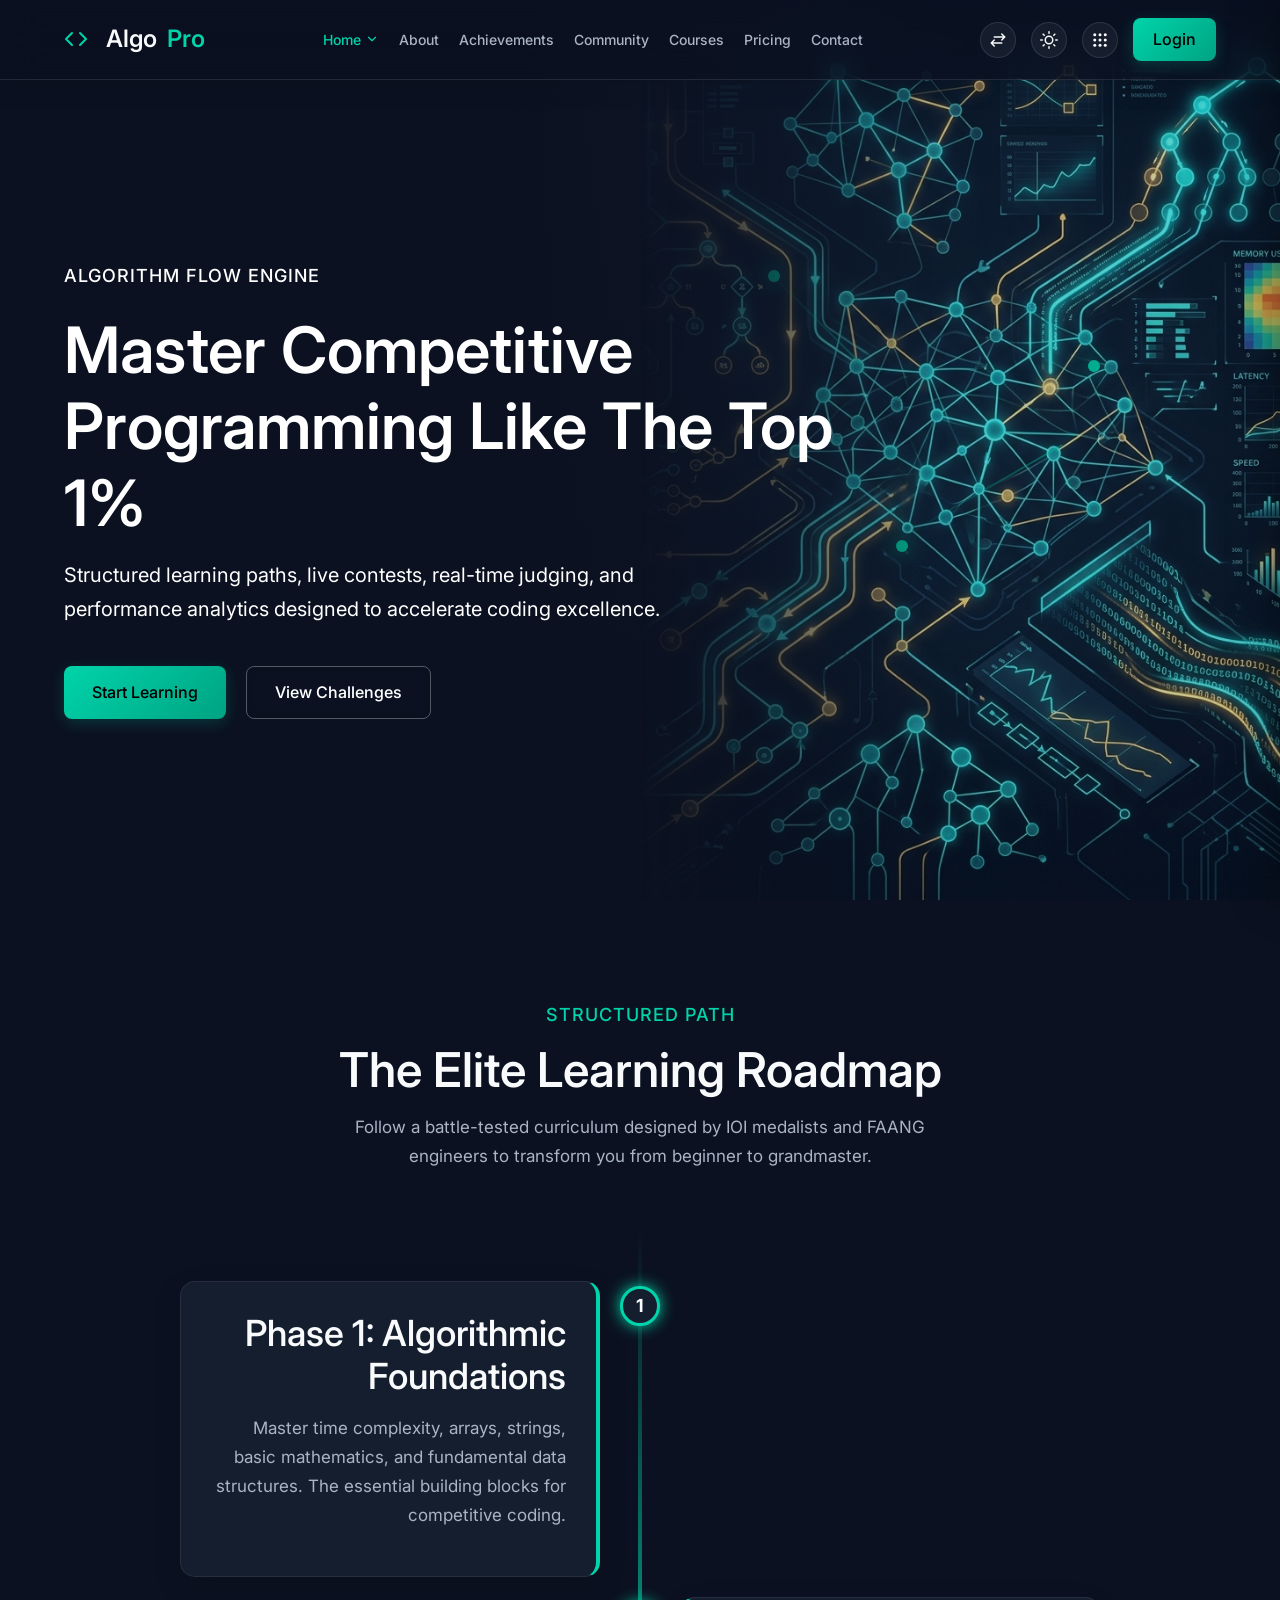
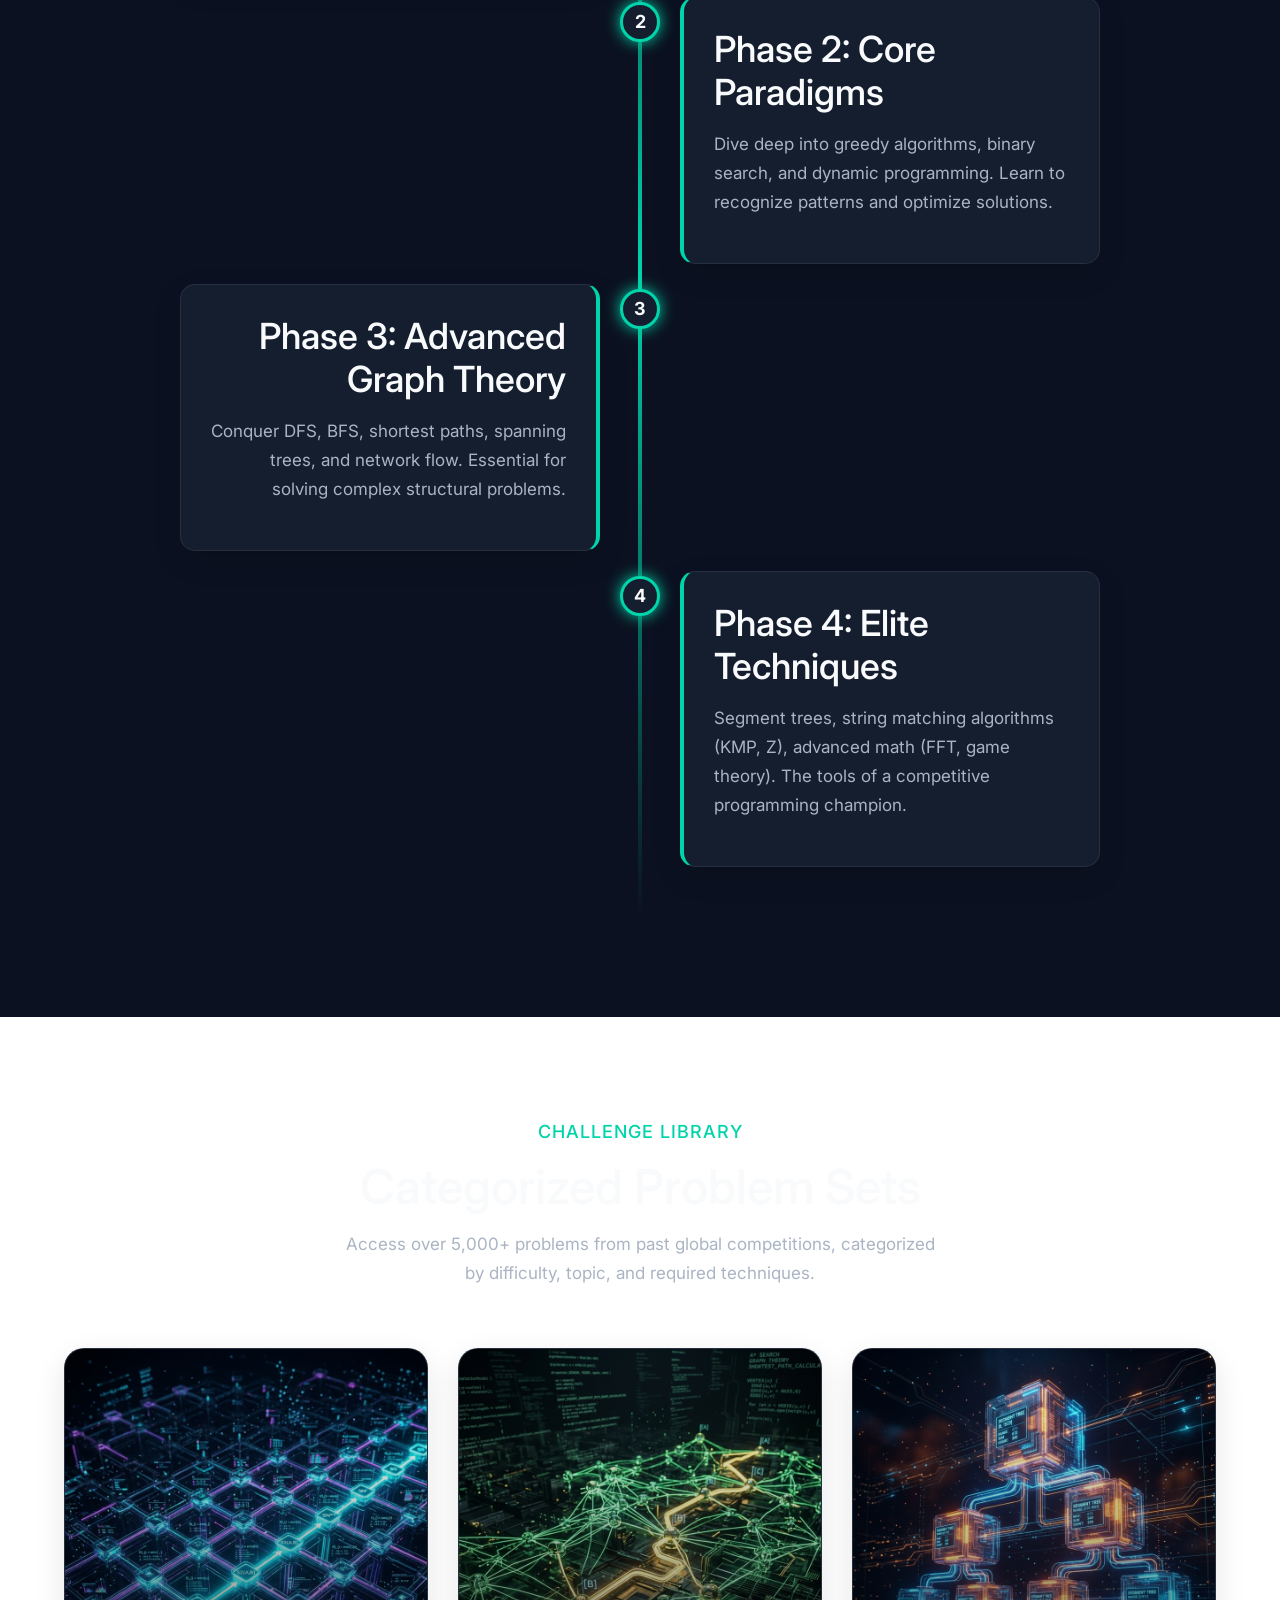
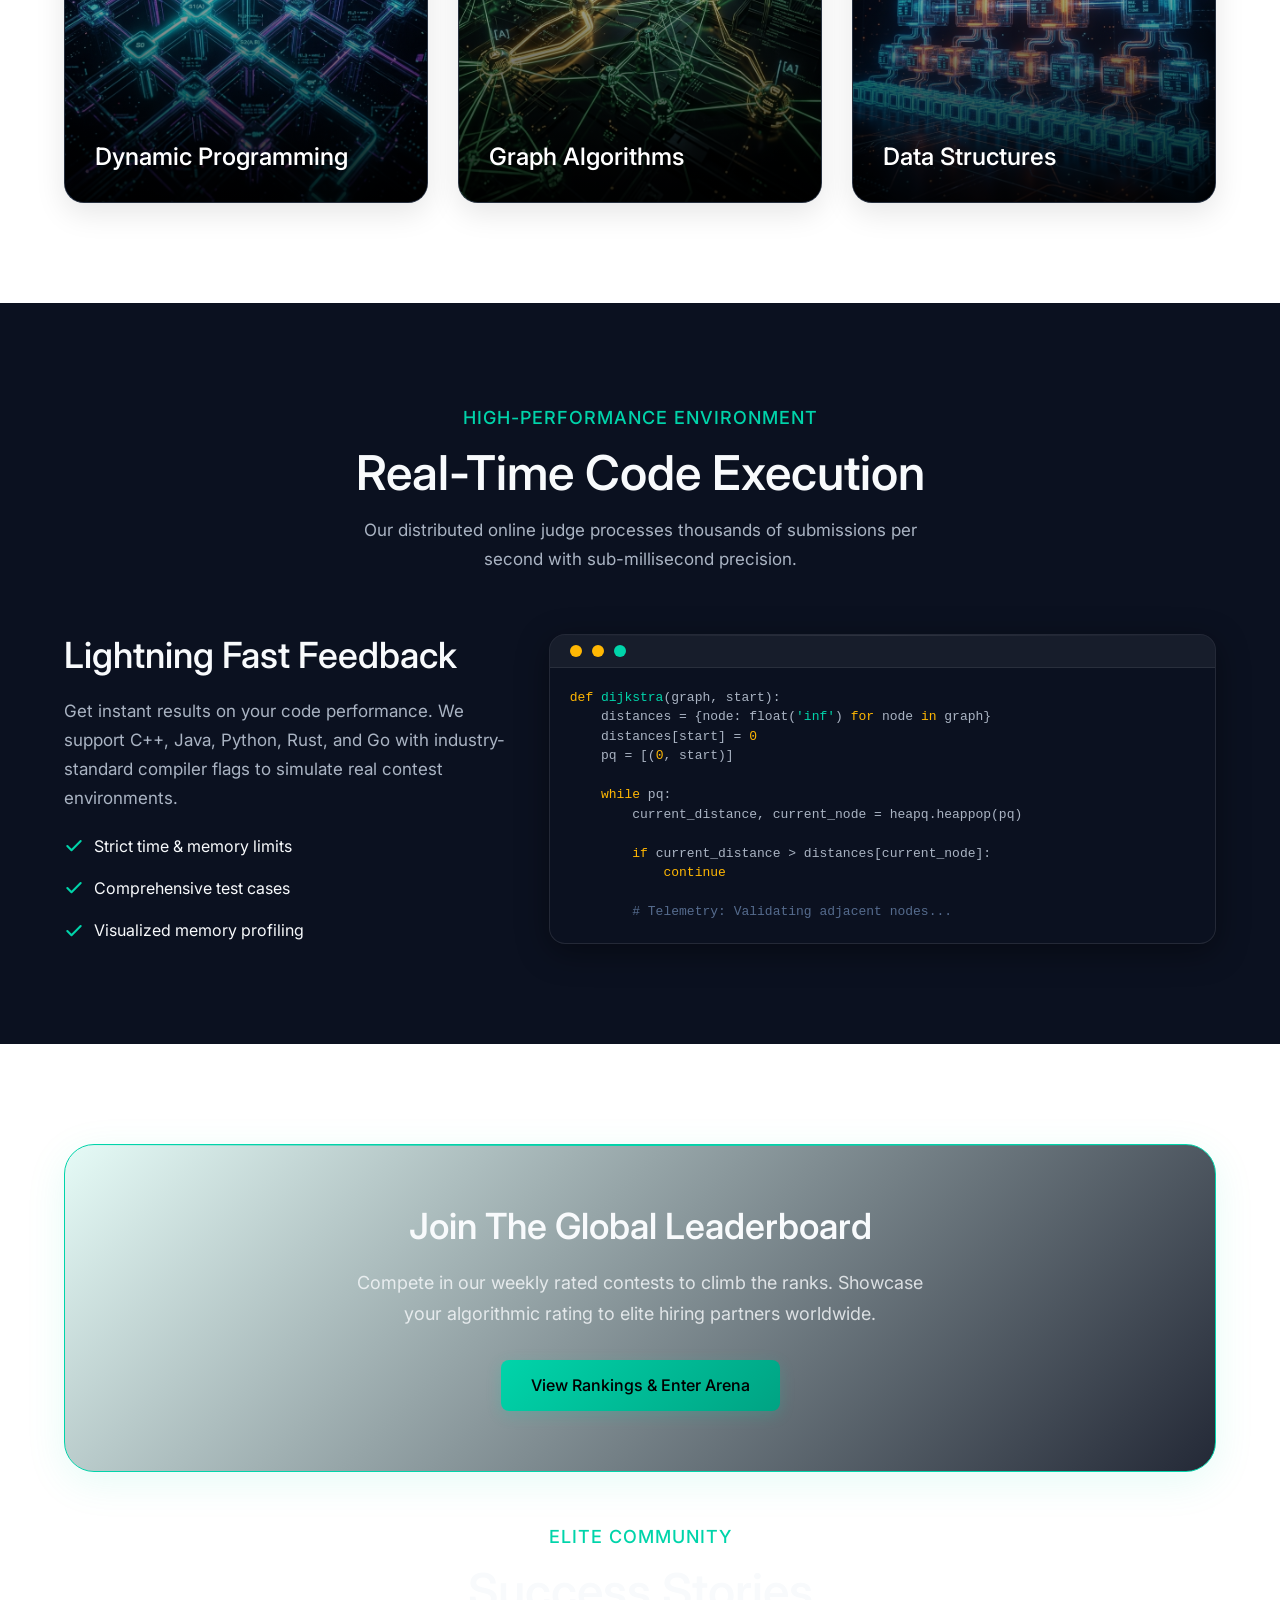
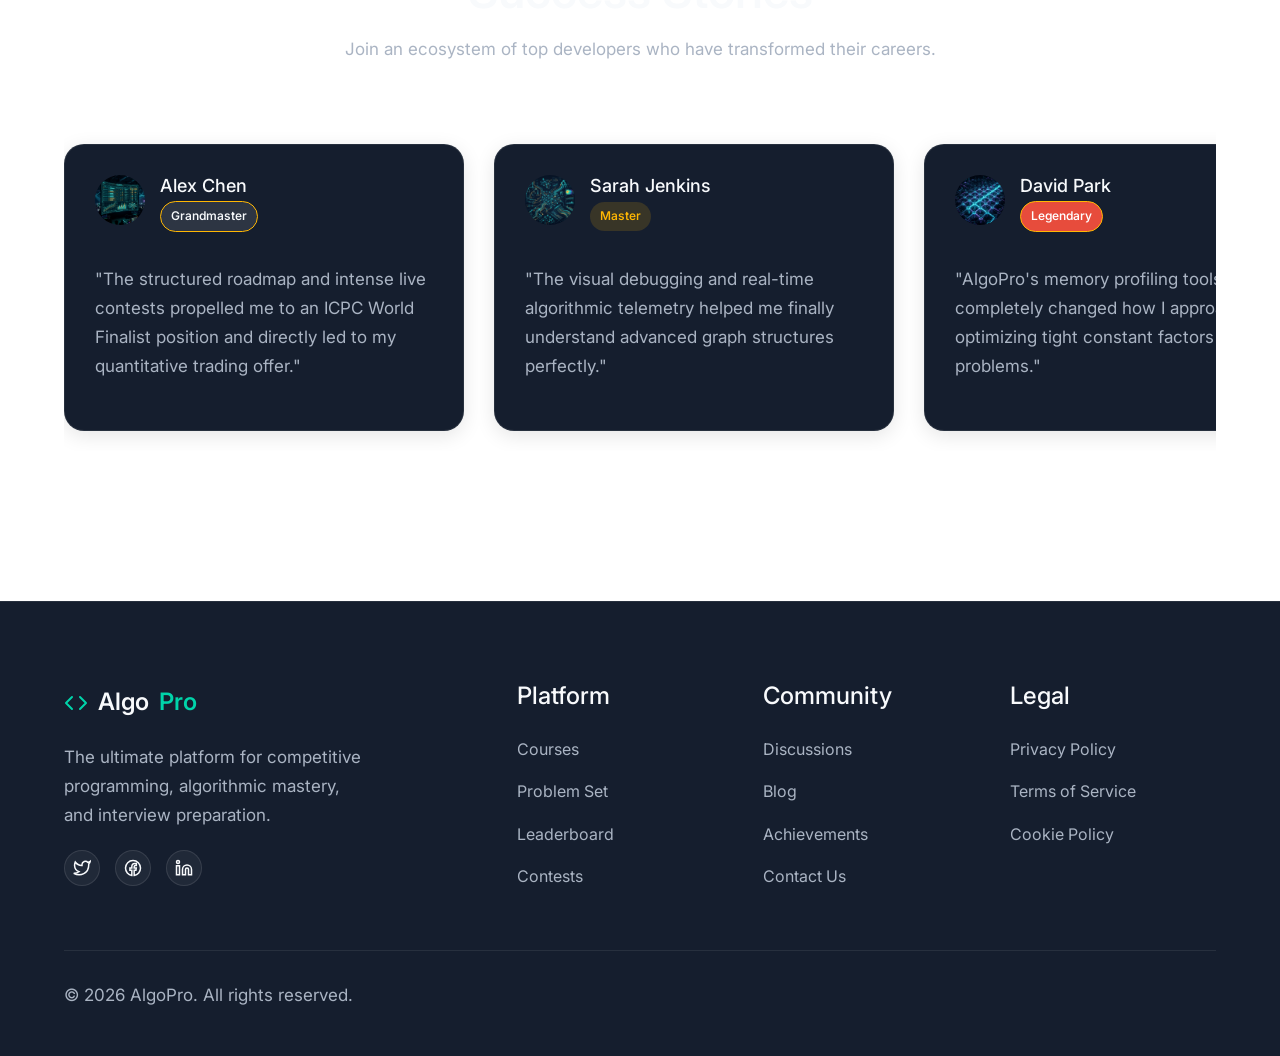
<file: index.html>
<!DOCTYPE html>
<html lang="en" data-theme="dark">
<head>
    <meta charset="UTF-8">
    <meta name="viewport" content="width=device-width, initial-scale=1.0">
    <title>AlgoPro | Competitive Programming & Algorithm Training</title>
    <meta name="description" content="Master Competitive Programming Like The Top 1%. Structured learning paths, live contests, real-time judging, and performance analytics designed to accelerate coding excellence.">
    <link rel="stylesheet" href="css/style.css">
    <link rel="stylesheet" href="css/rtl.css">
    <style>
        /* Home 1 Specific Animations */
        .algo-engine-container {
            position: absolute;
            top: 0;
            right: 0;
            width: 50%;
            height: 100%;
            overflow: hidden;
            z-index: 1;
            background-image: url('images/hero_1.png');
            background-size: cover;
            background-position: center;
            opacity: 0.8;
            mask-image: linear-gradient(to left, rgba(0,0,0,1) 50%, rgba(0,0,0,0) 100%);
            -webkit-mask-image: linear-gradient(to left, rgba(0,0,0,1) 50%, rgba(0,0,0,0) 100%);
        }

        [dir="rtl"] .algo-engine-container {
            right: auto;
            left: 0;
            mask-image: linear-gradient(to right, rgba(0,0,0,1) 50%, rgba(0,0,0,0) 100%);
            -webkit-mask-image: linear-gradient(to right, rgba(0,0,0,1) 50%, rgba(0,0,0,0) 100%);
        }

        .algo-node {
            position: absolute;
            width: 12px;
            height: 12px;
            background: var(--accent-color);
            border-radius: 50%;
            box-shadow: 0 0 20px var(--accent-color);
        }

        .algo-line {
            position: absolute;
            background: linear-gradient(90deg, transparent, var(--accent-color));
            height: 2px;
            transform-origin: left center;
            opacity: 0.5;
        }

        /* Generated nodes animation */
        @keyframes flowRight {
            0% { transform: translateX(0) scale(1); opacity: 0; }
            10% { opacity: 1; }
            90% { opacity: 1; }
            100% { transform: translateX(300px) scale(0.5); opacity: 0; }
        }

        /* Setup layout specifics */
        .hero {
            background: linear-gradient(90deg, #0B1120 40%, transparent 100%);
        }
        
        /* Force Dark Theme text in Hero section always */
        .hero h1, .hero p, .hero .subheading { color: #ffffff !important; }
        .hero .btn-outline { color: #ffffff !important; border-color: rgba(255,255,255,0.3) !important; }
        .hero .btn-outline:hover { border-color: #ffffff !important; background: rgba(255,255,255,0.1) !important; }
        
        .roadmap-container {
            max-width: 1000px;
            margin: 0 auto;
            position: relative;
            padding: 40px 0;
        }
        .roadmap-container::after {
            content: ''; position: absolute; width: 4px;
            background: linear-gradient(to bottom, transparent, var(--accent-color), transparent);
            top: 0; bottom: 0; left: 50%; margin-left: -2px; z-index: 1; border-radius: 2px;
        }
        .roadmap-card {
            padding: 10px 40px; position: relative; width: 50%; z-index: 2;
        }
        .roadmap-card:nth-child(odd) { inset-inline-start: 0; text-align: right; }
        .roadmap-card:nth-child(even) { inset-inline-start: 50%; }
        .roadmap-icon {
            position: absolute; width: 40px; height: 40px; right: -20px;
            background: var(--card-bg); border: 3px solid var(--accent-color); border-radius: 50%;
            top: 15px; z-index: 3; box-shadow: 0 0 15px var(--accent-color);
            display: flex; align-items: center; justify-content: center;
            color: var(--text-color); font-weight: bold; font-size: 18px;
        }
        .roadmap-card:nth-child(even) .roadmap-icon { left: -20px; }
        .roadmap-content {
            padding: 30px; background: var(--card-bg); border-radius: 15px;
            border: 1px solid var(--border-color); box-shadow: 0 10px 30px rgba(0,0,0,0.1);
            transition: all 0.3s ease; position: relative;
        }
        .roadmap-content:hover {
            transform: translateY(-5px); border-color: var(--accent-color);
            box-shadow: 0 15px 40px rgba(var(--accent-color-rgb, 0, 212, 170), 0.2);
        }
        .roadmap-card:nth-child(odd) .roadmap-content { border-right: 4px solid var(--accent-color); }
        .roadmap-card:nth-child(even) .roadmap-content { border-left: 4px solid var(--accent-color); }
        
        /* Mobile fixes */
        @media screen and (max-width: 768px) {
            .roadmap-container::after { left: 31px; }
            .roadmap-card { width: 100%; padding-left: 70px; padding-right: 25px; }
            .roadmap-card:nth-child(even) { inset-inline-start: 0%; }
            .roadmap-card:nth-child(odd) { text-align: left; }
            .roadmap-icon, .roadmap-card:nth-child(even) .roadmap-icon { left: 11px; right: auto; }
            .roadmap-card:nth-child(odd) .roadmap-content, .roadmap-card:nth-child(even) .roadmap-content {
                border-right: 1px solid var(--border-color); border-left: 4px solid var(--accent-color);
            }
        }
        
        /* RTL overrides */
        [dir="rtl"] .roadmap-card:nth-child(odd) { text-align: left; }
        [dir="rtl"] .roadmap-card:nth-child(odd) .roadmap-content { border-right: 1px solid var(--border-color); border-left: 4px solid var(--accent-color); }
        [dir="rtl"] .roadmap-card:nth-child(even) .roadmap-content { border-left: 1px solid var(--border-color); border-right: 4px solid var(--accent-color); }
        [dir="rtl"] .roadmap-icon { right: auto; left: -20px; }
        [dir="rtl"] .roadmap-card:nth-child(even) .roadmap-icon { left: auto; right: -20px; }
        @media screen and (max-width: 768px) {
            [dir="rtl"] .roadmap-container::after { left: auto; right: 31px; }
            [dir="rtl"] .roadmap-card { padding-left: 25px; padding-right: 70px; }
            [dir="rtl"] .roadmap-card:nth-child(odd) { text-align: right; }
            [dir="rtl"] .roadmap-icon, [dir="rtl"] .roadmap-card:nth-child(even) .roadmap-icon { left: auto; right: 11px; }
            [dir="rtl"] .roadmap-card:nth-child(odd) .roadmap-content, [dir="rtl"] .roadmap-card:nth-child(even) .roadmap-content {
                border-left: 1px solid var(--border-color); border-right: 4px solid var(--accent-color);
            }
        }
        
        /* Roadmap Animations */
        @keyframes slideInLeft { from { opacity: 0; transform: translateX(-50px); } to { opacity: 1; transform: translateX(0); } }
        @keyframes slideInRight { from { opacity: 0; transform: translateX(50px); } to { opacity: 1; transform: translateX(0); } }
        @keyframes popIn { from { opacity: 0; transform: scale(0.5); } to { opacity: 1; transform: scale(1); } }
        
        .roadmap-card { opacity: 0; }
        .roadmap-card.visible:nth-child(odd) { animation: slideInLeft 0.6s cubic-bezier(0.16, 1, 0.3, 1) forwards; }
        .roadmap-card.visible:nth-child(even) { animation: slideInRight 0.6s cubic-bezier(0.16, 1, 0.3, 1) forwards; }
        .roadmap-icon { opacity: 0; }
        .roadmap-card.visible .roadmap-icon { animation: popIn 0.5s cubic-bezier(0.16, 1, 0.3, 1) 0.3s forwards; }
        
        @media screen and (max-width: 768px) {
            .roadmap-card.visible:nth-child(even) { animation: slideInLeft 0.6s cubic-bezier(0.16, 1, 0.3, 1) forwards; }
        }
        
        /* RTL animation overrides */
        [dir="rtl"] .roadmap-card.visible:nth-child(odd) { animation: slideInRight 0.6s cubic-bezier(0.16, 1, 0.3, 1) forwards; }
        [dir="rtl"] .roadmap-card.visible:nth-child(even) { animation: slideInLeft 0.6s cubic-bezier(0.16, 1, 0.3, 1) forwards; }
        @media screen and (max-width: 768px) {
            [dir="rtl"] .roadmap-card.visible:nth-child(odd), [dir="rtl"] .roadmap-card.visible:nth-child(even) { animation: slideInRight 0.6s cubic-bezier(0.16, 1, 0.3, 1) forwards; }
        }
        
        /* Challenge Grid Redesign */
        .challenge-grid { display: grid; grid-template-columns: repeat(3, 1fr); gap: 30px; max-width: 1200px; margin: 0 auto; }
        .challenge-card { position: relative; border-radius: 20px; overflow: hidden; background: var(--card-bg); border: 1px solid var(--border-color); aspect-ratio: 4/5; display: flex; align-items: flex-end; box-shadow: 0 10px 30px rgba(0,0,0,0.1); cursor: pointer; }
        .challenge-bg { position: absolute; top: 0; left: 0; right: 0; bottom: 0; z-index: 1; overflow: hidden; }
        .challenge-bg img { width: 100%; height: 100%; object-fit: cover; transition: transform 0.6s cubic-bezier(0.16, 1, 0.3, 1); }
        .challenge-card:hover .challenge-bg img { transform: scale(1.1); }
        .challenge-bg::after { content: ''; position: absolute; inset: 0; background: linear-gradient(to top, rgba(0,0,0,0.9) 0%, rgba(0,0,0,0.3) 50%, transparent 100%); transition: all 0.4s ease; }
        .challenge-card:hover .challenge-bg::after { background: linear-gradient(to top, rgba(0,0,0,0.95) 0%, rgba(0,0,0,0.8) 60%, rgba(0,0,0,0.4) 100%); }
        .challenge-content { position: relative; z-index: 2; padding: 30px; width: 100%; }
        .challenge-content .card-title { color: #ffffff; margin-bottom: 0; transition: transform 0.4s ease; font-size: 24px; }
        .challenge-details { max-height: 0; opacity: 0; overflow: hidden; transition: all 0.4s cubic-bezier(0.16, 1, 0.3, 1); transform: translateY(20px); }
        .challenge-details p { color: rgba(255,255,255,0.8); margin-top: 15px; font-size: 15px; }
        .challenge-card:hover .challenge-details { max-height: 200px; opacity: 1; transform: translateY(0); }
        .challenge-card:hover .challenge-content .card-title { color: var(--accent-color); }
        @media screen and (max-width: 992px) { 
            .challenge-grid { grid-template-columns: repeat(2, 1fr); } 
            .challenge-card:last-child { grid-column: span 2; width: calc(50% - 15px); margin: 0 auto; }
        }
        @media screen and (max-width: 767px) {
            .challenge-grid { grid-template-columns: 1fr; }
            .challenge-card:last-child { grid-column: span 1; width: 100%; margin: 0; }
            .challenge-card { aspect-ratio: unset; height: 300px; }
            .challenge-bg::after { background: linear-gradient(to top, rgba(0,0,0,0.92) 0%, rgba(0,0,0,0.5) 60%, transparent 100%); }
            .challenge-card .challenge-details { max-height: 0; opacity: 0; transform: translateY(20px); }
            .challenge-card.active .challenge-details { max-height: 250px; opacity: 1; transform: translateY(0); }
            .challenge-card.active { height: auto; }
        }
        
        /* Elite Community Marquee & Banner */
        .community-marquee-wrapper { position: relative; width: 100%; overflow: hidden; padding: 20px 0; margin-bottom: 50px; z-index: 2; }

        .community-marquee { display: flex; gap: 30px; width: max-content; animation: marqueeScroll 30s linear infinite; }
        .community-marquee:hover { animation-play-state: paused; }
        @keyframes marqueeScroll { 0% { transform: translateX(0); } 100% { transform: translateX(calc(-50% - 15px)); } }
        .marquee-card { width: 400px; flex-shrink: 0; max-width: 90vw !important; background: var(--card-bg); border: 1px solid var(--border-color); border-radius: 20px; padding: 30px; display: flex; flex-direction: column; gap: 20px; box-shadow: 0 5px 20px rgba(0,0,0,0.1); transition: all 0.3s ease; }
        .marquee-card-header { display: flex; align-items: flex-start; gap: 15px; min-height: 70px; }
        .marquee-card:hover { border-color: var(--accent-color); transform: scale(1.02); }
        .community-banner { max-width: 1200px; margin: 0 auto; background: linear-gradient(135deg, rgba(0, 212, 170, 0.1) 0%, rgba(11, 17, 32, 0.9) 100%); border: 1px solid var(--accent-color); border-radius: 30px; padding: 60px; text-align: center; box-shadow: 0 10px 40px rgba(0, 212, 170, 0.1); position: relative; overflow: hidden; }
        [data-theme="light"] .community-banner { background: linear-gradient(135deg, rgba(0, 212, 170, 0.1) 0%, rgba(255, 255, 255, 0.9) 100%); }
        .community-banner::before { content: ''; position: absolute; top: 0; left: 0; right: 0; height: 1px; background: linear-gradient(90deg, transparent, var(--accent-color), transparent); }
        [dir="rtl"] .community-marquee { animation: marqueeScrollRTL 30s linear infinite; }

        @keyframes marqueeScrollRTL { 0% { transform: translateX(0); } 100% { transform: translateX(calc(50% + 15px)); } }
        /* Hero Section Responsive Fixes */
        @media screen and (max-width: 1024px) {
            .hero { text-align: center; justify-content: center; }
            .hero-content { display: flex; flex-direction: column; align-items: center; margin: 0 auto; z-index: 10; }
            .hero-actions { justify-content: center; }
        }
        @media screen and (max-width: 768px) {
            .hero { min-height: auto !important; padding-top: 140px !important; padding-bottom: 80px !important; }
            .hero-actions { flex-direction: column; width: 100%; gap: 15px; }
            .hero-actions .btn { width: 100%; box-sizing: border-box; margin: 0; }
        }
    </style>
    <link rel="icon" type="image/svg+xml" href="images/favicon.svg">
</head>
<body>

    <!-- Overlay for Mobile Menu -->
    <div class="overlay"></div>

        <!-- Navigation -->
    <nav class="navbar">
        <a href="index.html" class="navbar-brand" style="display: inline-flex; align-items: center;"><svg width="24" height="24" viewBox="0 0 24 24" fill="none" stroke="var(--accent-color)" stroke-width="2" stroke-linecap="round" stroke-linejoin="round" style="margin-right: 8px; flex-shrink: 0;"><polyline points="16 18 22 12 16 6"></polyline><polyline points="8 6 2 12 8 18"></polyline></svg>Algo<span>Pro</span></a>
        <div class="nav-links">
            <div class="nav-dropdown">
                <a href="index.html" class="active" style="display: flex; align-items: center; gap: 4px;">Home <svg width="14" height="14" viewBox="0 0 24 24" fill="none" stroke="currentColor" stroke-width="2" stroke-linecap="round" stroke-linejoin="round"><polyline points="6 9 12 15 18 9"></polyline></svg></a>
                <div class="nav-dropdown-content">
                    <a href="index.html">Home 1</a>
                    <a href="home-2.html">Home 2</a>
                </div>
            </div>
            <a href="about.html">About</a>
            <a href="achievements.html">Achievements</a>
            <a href="community.html">Community</a>
            <a href="courses.html">Courses</a>
            <a href="pricing.html">Pricing</a>
            <a href="contact.html">Contact</a>
        </div>
        <div class="nav-actions" style="display:flex; gap:15px; align-items:center;">
            <button class="nav-icon-btn rtl-toggle" title="Toggle RTL">
                <svg width="18" height="18" viewBox="0 0 24 24" fill="none" stroke="currentColor" stroke-width="2" stroke-linecap="round" stroke-linejoin="round"><path d="M17 4l4 4-4 4M7 20l-4-4 4-4M21 8H7M3 16h14"/></svg>
            </button>
            <button class="nav-icon-btn theme-toggle" title="Toggle Theme">
                <svg width="18" height="18" viewBox="0 0 24 24" fill="none" stroke="currentColor" stroke-width="2" stroke-linecap="round" stroke-linejoin="round"><circle cx="12" cy="12" r="5"/><path d="M12 1v2M12 21v2M4.22 4.22l1.42 1.42M18.36 18.36l1.42 1.42M1 12h2M21 12h2M4.22 19.78l1.42-1.42M18.36 5.64l1.42-1.42"/></svg>
            </button>
            <a href="dashboard.html" title="Dashboard" class="nav-icon-btn">
                <svg width="18" height="18" viewBox="0 0 24 24" fill="currentColor"><circle cx="5" cy="5" r="2"/><circle cx="12" cy="5" r="2"/><circle cx="19" cy="5" r="2"/><circle cx="5" cy="12" r="2"/><circle cx="12" cy="12" r="2"/><circle cx="19" cy="12" r="2"/><circle cx="5" cy="19" r="2"/><circle cx="12" cy="19" r="2"/><circle cx="19" cy="19" r="2"/></svg>
            </a>
            <a href="login.html" class="btn btn-primary" style="padding:8px 20px;">Login</a>
        </div>
        <button class="hamburger">
            <svg width="24" height="24" viewBox="0 0 24 24" fill="none" stroke="currentColor" stroke-width="2"><line x1="3" y1="12" x2="21" y2="12"></line><line x1="3" y1="6" x2="21" y2="6"></line><line x1="3" y1="18" x2="21" y2="18"></line></svg>
        </button>
    </nav>

    <!-- Offcanvas Menu -->
    <div class="offcanvas">
        <button class="offcanvas-close">&times;</button>
        <a href="index.html" class="navbar-brand mb-4">Algo<span>Pro</span></a>
        <div class="offcanvas-links">
            <!-- Home accordion -->
            <div class="mobile-nav-group">
                <div class="mobile-nav-link mobile-nav-parent" onclick="this.parentElement.classList.toggle('open')" style="display:flex; justify-content:space-between; align-items:center; cursor:pointer;">
                    <span>Home</span>
                    <svg class="mobile-chevron" width="14" height="14" viewBox="0 0 24 24" fill="none" stroke="currentColor" stroke-width="2"><polyline points="6 9 12 15 18 9"/></svg>
                </div>
                <div class="mobile-nav-children">
                    <a href="index.html" class="mobile-nav-link mobile-nav-child">Home 1</a>
                    <a href="home-2.html" class="mobile-nav-link mobile-nav-child">Home 2</a>
                </div>
            </div>
            <a href="about.html" class="mobile-nav-link">About</a>
            <a href="achievements.html" class="mobile-nav-link">Achievements</a>
            <a href="community.html" class="mobile-nav-link">Community</a>
            <a href="courses.html" class="mobile-nav-link">Courses</a>
            <a href="pricing.html" class="mobile-nav-link">Pricing</a>
            <a href="contact.html" class="mobile-nav-link">Contact</a>
        </div>
        <div class="offcanvas-actions" style="margin-top: auto; padding-top: 20px; border-top: 1px solid var(--border-color); display: flex; flex-direction: column; gap: 15px;">
            <div style="display: flex; gap: 15px; justify-content: center; align-items: center;">
                <button class="nav-icon-btn rtl-toggle" title="Toggle RTL">
                    <svg width="18" height="18" viewBox="0 0 24 24" fill="none" stroke="currentColor" stroke-width="2" stroke-linecap="round" stroke-linejoin="round"><path d="M17 4l4 4-4 4M7 20l-4-4 4-4M21 8H7M3 16h14"/></svg>
                </button>
                <button class="nav-icon-btn theme-toggle" title="Toggle Theme">
                    <svg width="18" height="18" viewBox="0 0 24 24" fill="none" stroke="currentColor" stroke-width="2" stroke-linecap="round" stroke-linejoin="round"><circle cx="12" cy="12" r="5"/><path d="M12 1v2M12 21v2M4.22 4.22l1.42 1.42M18.36 18.36l1.42 1.42M1 12h2M21 12h2M4.22 19.78l1.42-1.42M18.36 5.64l1.42-1.42"/></svg>
                </button>
                <a href="dashboard.html" title="Dashboard" class="nav-icon-btn">
                    <svg width="18" height="18" viewBox="0 0 24 24" fill="currentColor"><circle cx="5" cy="5" r="2"/><circle cx="12" cy="5" r="2"/><circle cx="19" cy="5" r="2"/><circle cx="5" cy="12" r="2"/><circle cx="12" cy="12" r="2"/><circle cx="19" cy="12" r="2"/><circle cx="5" cy="19" r="2"/><circle cx="12" cy="19" r="2"/><circle cx="19" cy="19" r="2"/></svg>
                </a>
            </div>
            <a href="login.html" class="btn btn-primary" style="text-align: center;">Login</a>
        </div>
    </div>

    <!-- Hero Section -->
    <section class="hero">
        <div class="algo-engine-container">
            <!-- Dynamic flow nodes will be added by JS, or keep the image static as the background -->
            <div class="algo-node anim-node" style="top:30%; left:20%;"></div>
            <div class="algo-node anim-node" style="top:60%; left:40%; animation-delay: 0.5s;"></div>
            <div class="algo-node anim-node" style="top:40%; left:70%; animation-delay: 1s;"></div>
            <div class="algo-line" style="top:30%; left:20%; width: 20%; transform: rotate(45deg);"></div>
            <div class="algo-line" style="top:60%; left:40%; width: 30%; transform: rotate(-30deg);"></div>
        </div>
        <div class="hero-content">
            <div class="subheading mb-4">Algorithm Flow Engine</div>
            <h1>Master Competitive Programming Like The Top 1%</h1>
            <p style="font-size: 20px; max-width: 650px;">Structured learning paths, live contests, real-time judging, and performance analytics designed to accelerate coding excellence.</p>
            <div class="hero-actions">
                <a href="courses.html" class="btn btn-primary">Start Learning</a>
                <a href="#" class="btn btn-outline">View Challenges</a>
            </div>
        </div>
    </section>

    <!-- Section 1: Learning Roadmap -->
    <section class="section" style="background: var(--bg-color);">
        <div class="section-header">
            <div class="subheading mb-2">Structured Path</div>
            <h2>The Elite Learning Roadmap</h2>
            <p>Follow a battle-tested curriculum designed by IOI medalists and FAANG engineers to transform you from beginner to grandmaster.</p>
        </div>
        <div class="roadmap-container">
            <div class="roadmap-card">
                <div class="roadmap-icon">1</div>
                <div class="roadmap-content">
                    <h3>Phase 1: Algorithmic Foundations</h3>
                    <p>Master time complexity, arrays, strings, basic mathematics, and fundamental data structures. The essential building blocks for competitive coding.</p>
                </div>
            </div>
            <div class="roadmap-card">
                <div class="roadmap-icon">2</div>
                <div class="roadmap-content">
                    <h3>Phase 2: Core Paradigms</h3>
                    <p>Dive deep into greedy algorithms, binary search, and dynamic programming. Learn to recognize patterns and optimize solutions.</p>
                </div>
            </div>
            <div class="roadmap-card">
                <div class="roadmap-icon">3</div>
                <div class="roadmap-content">
                    <h3>Phase 3: Advanced Graph Theory</h3>
                    <p>Conquer DFS, BFS, shortest paths, spanning trees, and network flow. Essential for solving complex structural problems.</p>
                </div>
            </div>
            <div class="roadmap-card">
                <div class="roadmap-icon">4</div>
                <div class="roadmap-content">
                    <h3>Phase 4: Elite Techniques</h3>
                    <p>Segment trees, string matching algorithms (KMP, Z), advanced math (FFT, game theory). The tools of a competitive programming champion.</p>
                </div>
            </div>
        </div>
        <script>
            document.addEventListener("DOMContentLoaded", () => {
                const observer = new IntersectionObserver(entries => {
                    entries.forEach(entry => {
                        if (entry.isIntersecting) {
                            entry.target.classList.add('visible');
                            observer.unobserve(entry.target);
                        }
                    });
                }, { threshold: 0.2 });
                document.querySelectorAll('.roadmap-card').forEach(card => observer.observe(card));
            });
        </script>
    </section>

    <!-- Section 2: Coding Challenge Categories -->
    <section class="section">
        <div class="section-header">
            <div class="subheading mb-2">Challenge Library</div>
            <h2>Categorized Problem Sets</h2>
            <p>Access over 5,000+ problems from past global competitions, categorized by difficulty, topic, and required techniques.</p>
        </div>
        <div class="challenge-grid">
            <div class="challenge-card">
                <div class="challenge-bg"><img src="images/dp_visual.png" alt="Dynamic Programming"></div>
                <div class="challenge-content">
                    <h3 class="card-title">Dynamic Programming</h3>
                    <div class="challenge-details">
                        <p class="card-desc">Master overlapping subproblems and optimal substructure. From knapsack to complex 3D state transitions.</p>
                        <a href="#" class="btn btn-outline btn-block mt-3" style="width:100%; border-color: rgba(255,255,255,0.2); color: white;">Explore DP</a>
                    </div>
                </div>
            </div>
            <div class="challenge-card">
                <div class="challenge-bg"><img src="images/graph_visual.png" alt="Graph Algorithms"></div>
                <div class="challenge-content">
                    <h3 class="card-title">Graph Algorithms</h3>
                    <div class="challenge-details">
                        <p class="card-desc">Traversals, shortest paths, strongly connected components, and tree algorithms. The core of complex routing.</p>
                        <a href="#" class="btn btn-outline btn-block mt-3" style="width:100%; border-color: rgba(255,255,255,0.2); color: white;">Explore Graphs</a>
                    </div>
                </div>
            </div>
            <div class="challenge-card">
                <div class="challenge-bg"><img src="images/ds_visual.png" alt="Data Structures"></div>
                <div class="challenge-content">
                    <h3 class="card-title">Data Structures</h3>
                    <div class="challenge-details">
                        <p class="card-desc">Advanced data structures including Segment Trees, Fenwick Trees, Heaps, and Disjoint Set Unions.</p>
                        <a href="#" class="btn btn-outline btn-block mt-3" style="width:100%; border-color: rgba(255,255,255,0.2); color: white;">Explore Data Structures</a>
                    </div>
                </div>
            </div>
        </div>
    </section>

    <!-- Section 3: Real-Time Judge Preview -->
    <section class="section" style="background: var(--bg-color);">
        <div class="section-header">
            <div class="subheading mb-2">High-Performance Environment</div>
            <h2>Real-Time Code Execution</h2>
            <p>Our distributed online judge processes thousands of submissions per second with sub-millisecond precision.</p>
        </div>
        <div class="grid-3" style="grid-template-columns: 1fr 1.5fr; gap: 40px;">
            <div class="fast-feedback-content">
                <h3 class="mb-4">Lightning Fast Feedback</h3>
                <p class="mb-4">Get instant results on your code performance. We support C++, Java, Python, Rust, and Go with industry-standard compiler flags to simulate real contest environments.</p>
                <ul class="tick-list">
                    <li>
                        <svg width="20" height="20" viewBox="0 0 24 24" fill="none" stroke="var(--accent-color)" stroke-width="2.5" stroke-linecap="round" stroke-linejoin="round"><polyline points="20 6 9 17 4 12"></polyline></svg> Strict time & memory limits
                    </li>
                    <li>
                        <svg width="20" height="20" viewBox="0 0 24 24" fill="none" stroke="var(--accent-color)" stroke-width="2.5" stroke-linecap="round" stroke-linejoin="round"><polyline points="20 6 9 17 4 12"></polyline></svg> Comprehensive test cases
                    </li>
                    <li>
                        <svg width="20" height="20" viewBox="0 0 24 24" fill="none" stroke="var(--accent-color)" stroke-width="2.5" stroke-linecap="round" stroke-linejoin="round"><polyline points="20 6 9 17 4 12"></polyline></svg> Visualized memory profiling
                    </li>
                </ul>
            </div>
            <div class="card" style="padding: 0; overflow: hidden; background: var(--bg-color);">
                <div style="padding: 10px 20px; background: rgba(255,255,255,0.05); display: flex; gap: 10px; border-bottom: 1px solid var(--border-color);">
                    <div style="width: 12px; height: 12px; border-radius: 50%; background: var(--highlight-color);"></div>
                    <div style="width: 12px; height: 12px; border-radius: 50%; background: #FFB703;"></div>
                    <div style="width: 12px; height: 12px; border-radius: 50%; background: #00D4AA;"></div>
                </div>
                <div style="padding: 20px; font-family: monospace; color: #AAB4C3; line-height: 1.5;">
                    <span style="color: #FFB703;">def</span> <span style="color: #00D4AA;">dijkstra</span>(graph, start):<br>
                    &nbsp;&nbsp;&nbsp;&nbsp;distances = {node: float(<span style="color: #00D4AA;">'inf'</span>) <span style="color: #FFB703;">for</span> node <span style="color: #FFB703;">in</span> graph}<br>
                    &nbsp;&nbsp;&nbsp;&nbsp;distances[start] = <span style="color: var(--highlight-color);">0</span><br>
                    &nbsp;&nbsp;&nbsp;&nbsp;pq = [(<span style="color: var(--highlight-color);">0</span>, start)]<br>
                    <br>
                    &nbsp;&nbsp;&nbsp;&nbsp;<span style="color: #FFB703;">while</span> pq:<br>
                    &nbsp;&nbsp;&nbsp;&nbsp;&nbsp;&nbsp;&nbsp;&nbsp;current_distance, current_node = heapq.heappop(pq)<br>
                    <br>
                    &nbsp;&nbsp;&nbsp;&nbsp;&nbsp;&nbsp;&nbsp;&nbsp;<span style="color: #FFB703;">if</span> current_distance > distances[current_node]:<br>
                    &nbsp;&nbsp;&nbsp;&nbsp;&nbsp;&nbsp;&nbsp;&nbsp;&nbsp;&nbsp;&nbsp;&nbsp;<span style="color: #FFB703;">continue</span><br>
                    <br>
                    &nbsp;&nbsp;&nbsp;&nbsp;&nbsp;&nbsp;&nbsp;&nbsp;<span style="color: #556B8D;"># Telemetry: Validating adjacent nodes...</span><br>
                </div>
            </div>
        </div>
    </section>

    <!-- Section 4: Success Stories & Community Rankings -->
    <section class="section">
        <div class="community-banner" style="margin-bottom: 50px;">
            <h2 style="font-size: 36px; margin-bottom: 20px;">Join The Global Leaderboard</h2>
            <p style="font-size: 18px; color: var(--text-color); max-width: 600px; margin: 0 auto 30px auto; opacity: 0.8;">Compete in our weekly rated contests to climb the ranks. Showcase your algorithmic rating to elite hiring partners worldwide.</p>
            <a href="#" class="btn btn-primary" style="padding: 12px 30px; font-size: 16px;">View Rankings & Enter Arena</a>
        </div>
        
        <div class="section-header">
            <div class="subheading mb-2">Elite Community</div>
            <h2>Success Stories</h2>
            <p>Join an ecosystem of top developers who have transformed their careers.</p>
        </div>
        
        <div class="community-marquee-wrapper">
            <div class="community-marquee">
                <!-- Original Set -->
                <div class="marquee-card">
                    <div class="marquee-card-header">
                        <div style="width: 50px; height: 50px; border-radius: 50%; background: var(--border-color); overflow: hidden; flex-shrink: 0;">
                            <img src="images/hero_2.png" alt="Avatar" style="width: 100%; height: 100%; object-fit: cover;">
                        </div>
                        <div>
                            <h4 style="margin: 0; font-size: 18px; line-height: 1.2; margin-bottom: 5px;">Alex Chen</h4>
                            <span class="badge badge-hard">Grandmaster</span>
                        </div>
                    </div>
                    <p class="card-desc">"The structured roadmap and intense live contests propelled me to an ICPC World Finalist position and directly led to my quantitative trading offer."</p>
                </div>
                <div class="marquee-card">
                    <div class="marquee-card-header">
                        <div style="width: 50px; height: 50px; border-radius: 50%; background: var(--border-color); overflow: hidden; flex-shrink: 0;">
                            <img src="images/hero_1.png" alt="Avatar" style="width: 100%; height: 100%; object-fit: cover;">
                        </div>
                        <div>
                            <h4 style="margin: 0; font-size: 18px; line-height: 1.2; margin-bottom: 5px;">Sarah Jenkins</h4>
                            <span class="badge badge-medium">Master</span>
                        </div>
                    </div>
                    <p class="card-desc">"The visual debugging and real-time algorithmic telemetry helped me finally understand advanced graph structures perfectly."</p>
                </div>
                <div class="marquee-card">
                    <div class="marquee-card-header">
                        <div style="width: 50px; height: 50px; border-radius: 50%; background: var(--border-color); overflow: hidden; flex-shrink: 0;">
                            <img src="images/dp_visual.png" alt="Avatar" style="width: 100%; height: 100%; object-fit: cover;">
                        </div>
                        <div>
                            <h4 style="margin: 0; font-size: 18px; line-height: 1.2; margin-bottom: 5px;">David Park</h4>
                            <span class="badge badge-hard" style="background: #e74c3c; color: white;">Legendary</span>
                        </div>
                    </div>
                    <p class="card-desc">"AlgoPro's memory profiling tools completely changed how I approach optimizing tight constant factors in DP problems."</p>
                </div>
                <div class="marquee-card">
                    <div class="marquee-card-header">
                        <div style="width: 50px; height: 50px; border-radius: 50%; background: var(--border-color); overflow: hidden; flex-shrink: 0;">
                            <img src="images/ds_visual.png" alt="Avatar" style="width: 100%; height: 100%; object-fit: cover;">
                        </div>
                        <div>
                            <h4 style="margin: 0; font-size: 18px; line-height: 1.2; margin-bottom: 5px;">Elena Rostova</h4>
                            <span class="badge badge-easy">Candidate Master</span>
                        </div>
                    </div>
                    <p class="card-desc">"From struggling with basic Segment Trees to writing persistent variations blindfolded. The best learning platform available."</p>
                </div>
                <!-- Duplicated Set for infinite loop -->
                <div class="marquee-card">
                    <div class="marquee-card-header">
                        <div style="width: 50px; height: 50px; border-radius: 50%; background: var(--border-color); overflow: hidden; flex-shrink: 0;">
                            <img src="images/hero_2.png" alt="Avatar" style="width: 100%; height: 100%; object-fit: cover;">
                        </div>
                        <div>
                            <h4 style="margin: 0; font-size: 18px; line-height: 1.2; margin-bottom: 5px;">Alex Chen</h4>
                            <span class="badge badge-hard">Grandmaster</span>
                        </div>
                    </div>
                    <p class="card-desc">"The structured roadmap and intense live contests propelled me to an ICPC World Finalist position and directly led to my quantitative trading offer."</p>
                </div>
                <div class="marquee-card">
                    <div class="marquee-card-header">
                        <div style="width: 50px; height: 50px; border-radius: 50%; background: var(--border-color); overflow: hidden; flex-shrink: 0;">
                            <img src="images/hero_1.png" alt="Avatar" style="width: 100%; height: 100%; object-fit: cover;">
                        </div>
                        <div>
                            <h4 style="margin: 0; font-size: 18px; line-height: 1.2; margin-bottom: 5px;">Sarah Jenkins</h4>
                            <span class="badge badge-medium">Master</span>
                        </div>
                    </div>
                    <p class="card-desc">"The visual debugging and real-time algorithmic telemetry helped me finally understand advanced graph structures perfectly."</p>
                </div>
                <div class="marquee-card">
                    <div class="marquee-card-header">
                        <div style="width: 50px; height: 50px; border-radius: 50%; background: var(--border-color); overflow: hidden; flex-shrink: 0;">
                            <img src="images/dp_visual.png" alt="Avatar" style="width: 100%; height: 100%; object-fit: cover;">
                        </div>
                        <div>
                            <h4 style="margin: 0; font-size: 18px; line-height: 1.2; margin-bottom: 5px;">David Park</h4>
                            <span class="badge badge-hard" style="background: #e74c3c; color: white;">Legendary</span>
                        </div>
                    </div>
                    <p class="card-desc">"AlgoPro's memory profiling tools completely changed how I approach optimizing tight constant factors in DP problems."</p>
                </div>
                <div class="marquee-card">
                    <div class="marquee-card-header">
                        <div style="width: 50px; height: 50px; border-radius: 50%; background: var(--border-color); overflow: hidden; flex-shrink: 0;">
                            <img src="images/ds_visual.png" alt="Avatar" style="width: 100%; height: 100%; object-fit: cover;">
                        </div>
                        <div>
                            <h4 style="margin: 0; font-size: 18px; line-height: 1.2; margin-bottom: 5px;">Elena Rostova</h4>
                            <span class="badge badge-easy">Candidate Master</span>
                        </div>
                    </div>
                    <p class="card-desc">"From struggling with basic Segment Trees to writing persistent variations blindfolded. The best learning platform available."</p>
                </div>
            </div>
        </div>
    </section>

    <!-- Footer -->
    <footer class="footer">
        <div class="footer-grid">
            <div class="footer-col">
                <a href="index.html" class="navbar-brand mb-4">
                    <svg width="24" height="24" viewBox="0 0 24 24" fill="none" stroke="var(--accent-color)" stroke-width="2" stroke-linecap="round" stroke-linejoin="round">
                        <polyline points="16 18 22 12 16 6"></polyline>
                        <polyline points="8 6 2 12 8 18"></polyline>
                    </svg>
                    Algo<span>Pro</span>
                </a>
                <p style="margin-top: 20px; max-width: 300px;">The ultimate platform for competitive programming, algorithmic mastery, and interview preparation.</p>
                <div class="footer-social" style="display: flex; gap: 15px; margin-top: 20px;">
                    <a href="#" class="nav-icon-btn" title="Twitter"><svg width="18" height="18" viewBox="0 0 24 24" fill="none" stroke="currentColor" stroke-width="2"><path d="M23 3a10.9 10.9 0 0 1-3.14 1.53 4.48 4.48 0 0 0-7.86 3v1A10.66 10.66 0 0 1 3 4s-4 9 5 13a11.64 11.64 0 0 1-7 2c9 5 20 0 20-11.5a4.5 4.5 0 0 0-.08-.83A7.72 7.72 0 0 0 23 3z"/></svg></a>
                    <a href="#" class="nav-icon-btn" title="Facebook"><svg width="18" height="18" viewBox="0 0 24 24" fill="none" stroke="currentColor" stroke-width="2"><path d="M12 2.04c-5.5 0-10 4.49-10 10.02 0 5 3.66 9.15 8.44 9.9v-7H7.9v-2.9h2.54V9.85c0-2.51 1.49-3.89 3.78-3.89 1.09 0 2.23.19 2.23.19v2.47h-1.26c-1.24 0-1.63.77-1.63 1.56v1.88h2.78l-.45 2.9h-2.33v7a10 10 0 0 0 8.45-9.9c0-5.53-4.5-10.02-10-10.02z"/></svg></a>
                    <a href="#" class="nav-icon-btn" title="LinkedIn"><svg width="18" height="18" viewBox="0 0 24 24" fill="none" stroke="currentColor" stroke-width="2"><path d="M16 8a6 6 0 0 1 6 6v7h-4v-7a2 2 0 0 0-2-2 2 2 0 0 0-2 2v7h-4v-7a6 6 0 0 1 6-6z"/><rect x="2" y="9" width="4" height="12"/><circle cx="4" cy="4" r="2"/></svg></a>
                </div>
            </div>
            <div class="footer-col">
                <h4>Platform</h4>
                <div class="footer-links">
                    <a href="courses.html">Courses</a>
                    <a href="#">Problem Set</a>
                    <a href="#">Leaderboard</a>
                    <a href="contests.html">Contests</a>
                </div>
            </div>
            <div class="footer-col">
                <h4>Community</h4>
                <div class="footer-links">
                    <a href="community.html">Discussions</a>
                    <a href="#">Blog</a>
                    <a href="achievements.html">Achievements</a>
                    <a href="contact.html">Contact Us</a>
                </div>
            </div>
            <div class="footer-col">
                <h4>Legal</h4>
                <div class="footer-links">
                    <a href="#">Privacy Policy</a>
                    <a href="#">Terms of Service</a>
                    <a href="#">Cookie Policy</a>
                </div>
            </div>
        </div>
        <div class="footer-bottom">
            <p>&copy; 2026 AlgoPro. All rights reserved.</p>
        </div>
    </footer>

    <script src="js/main.js"></script>
    <button class="back-to-top" id="backToTop" title="Go to top"><svg width="24" height="24" viewBox="0 0 24 24" fill="none" stroke="currentColor" stroke-width="2" stroke-linecap="round" stroke-linejoin="round"><polyline points="18 15 12 9 6 15"></polyline></svg></button>
</body>
</html>
</file>
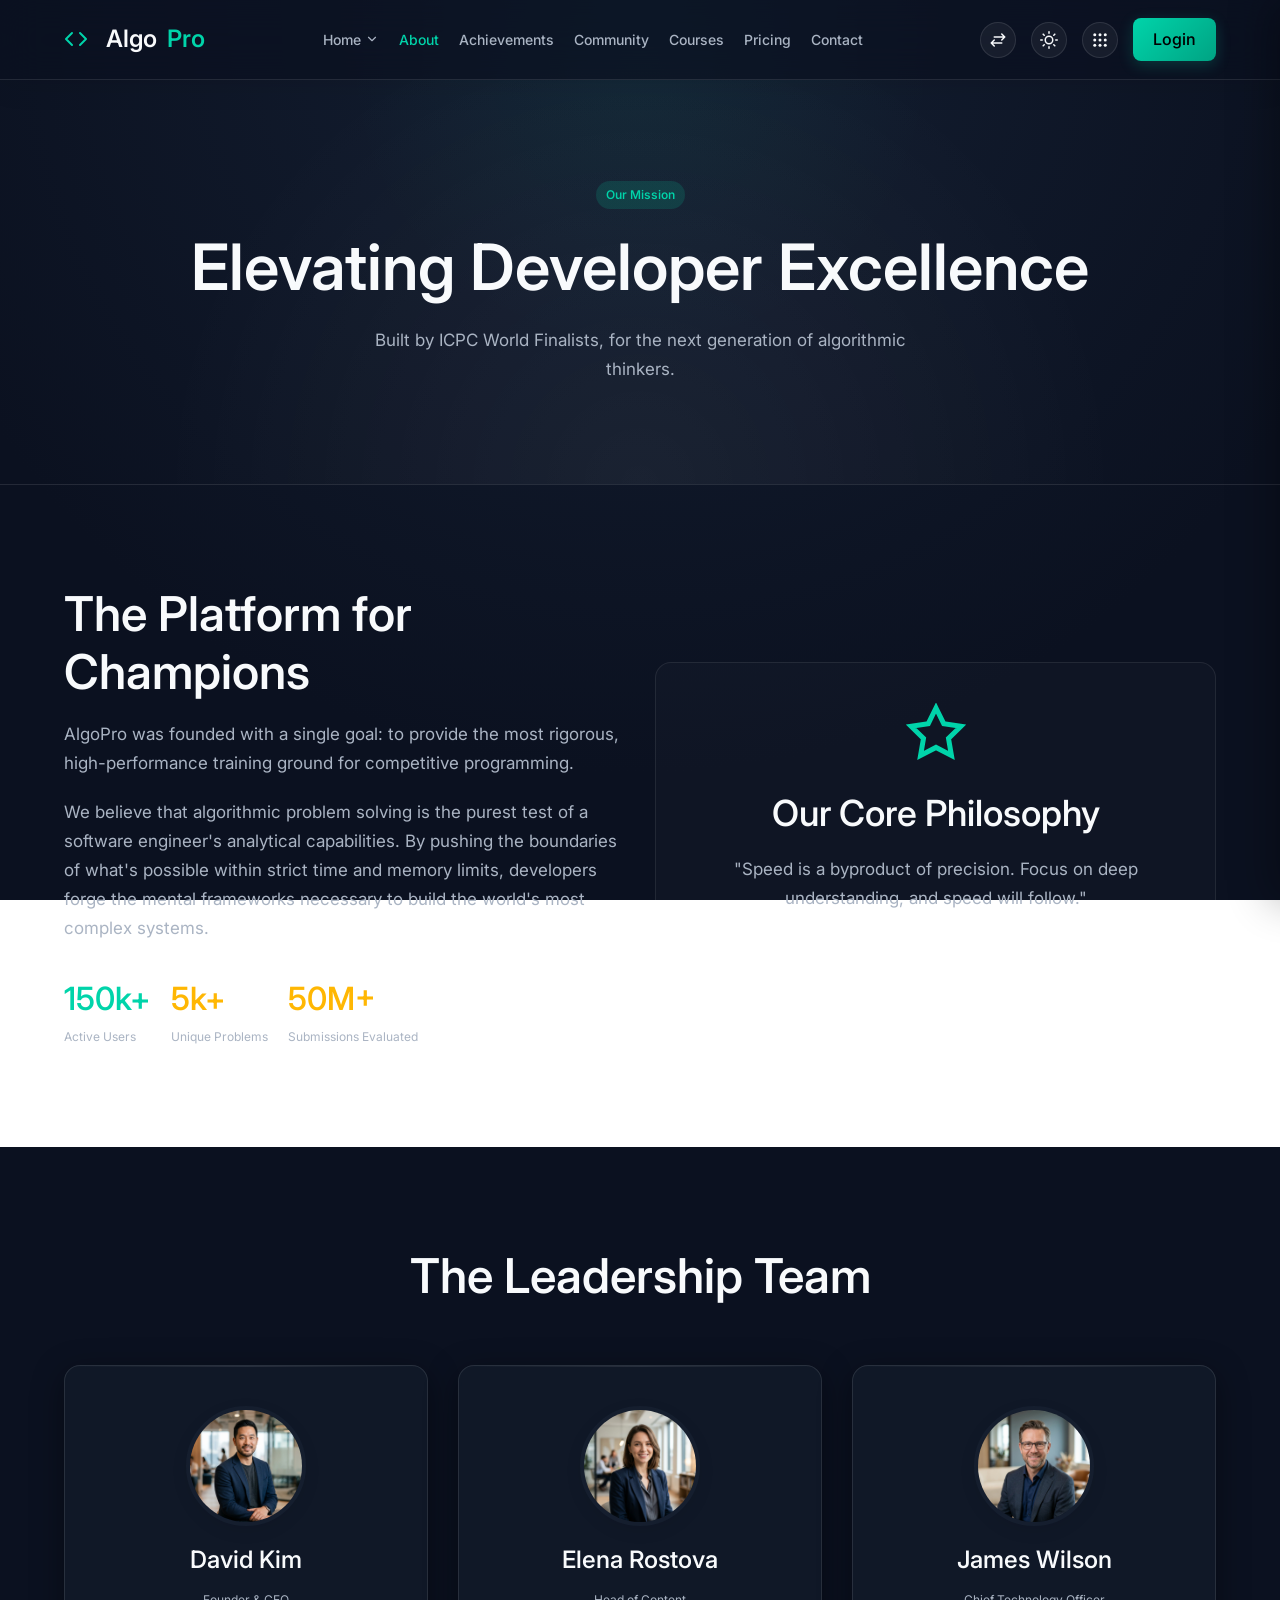
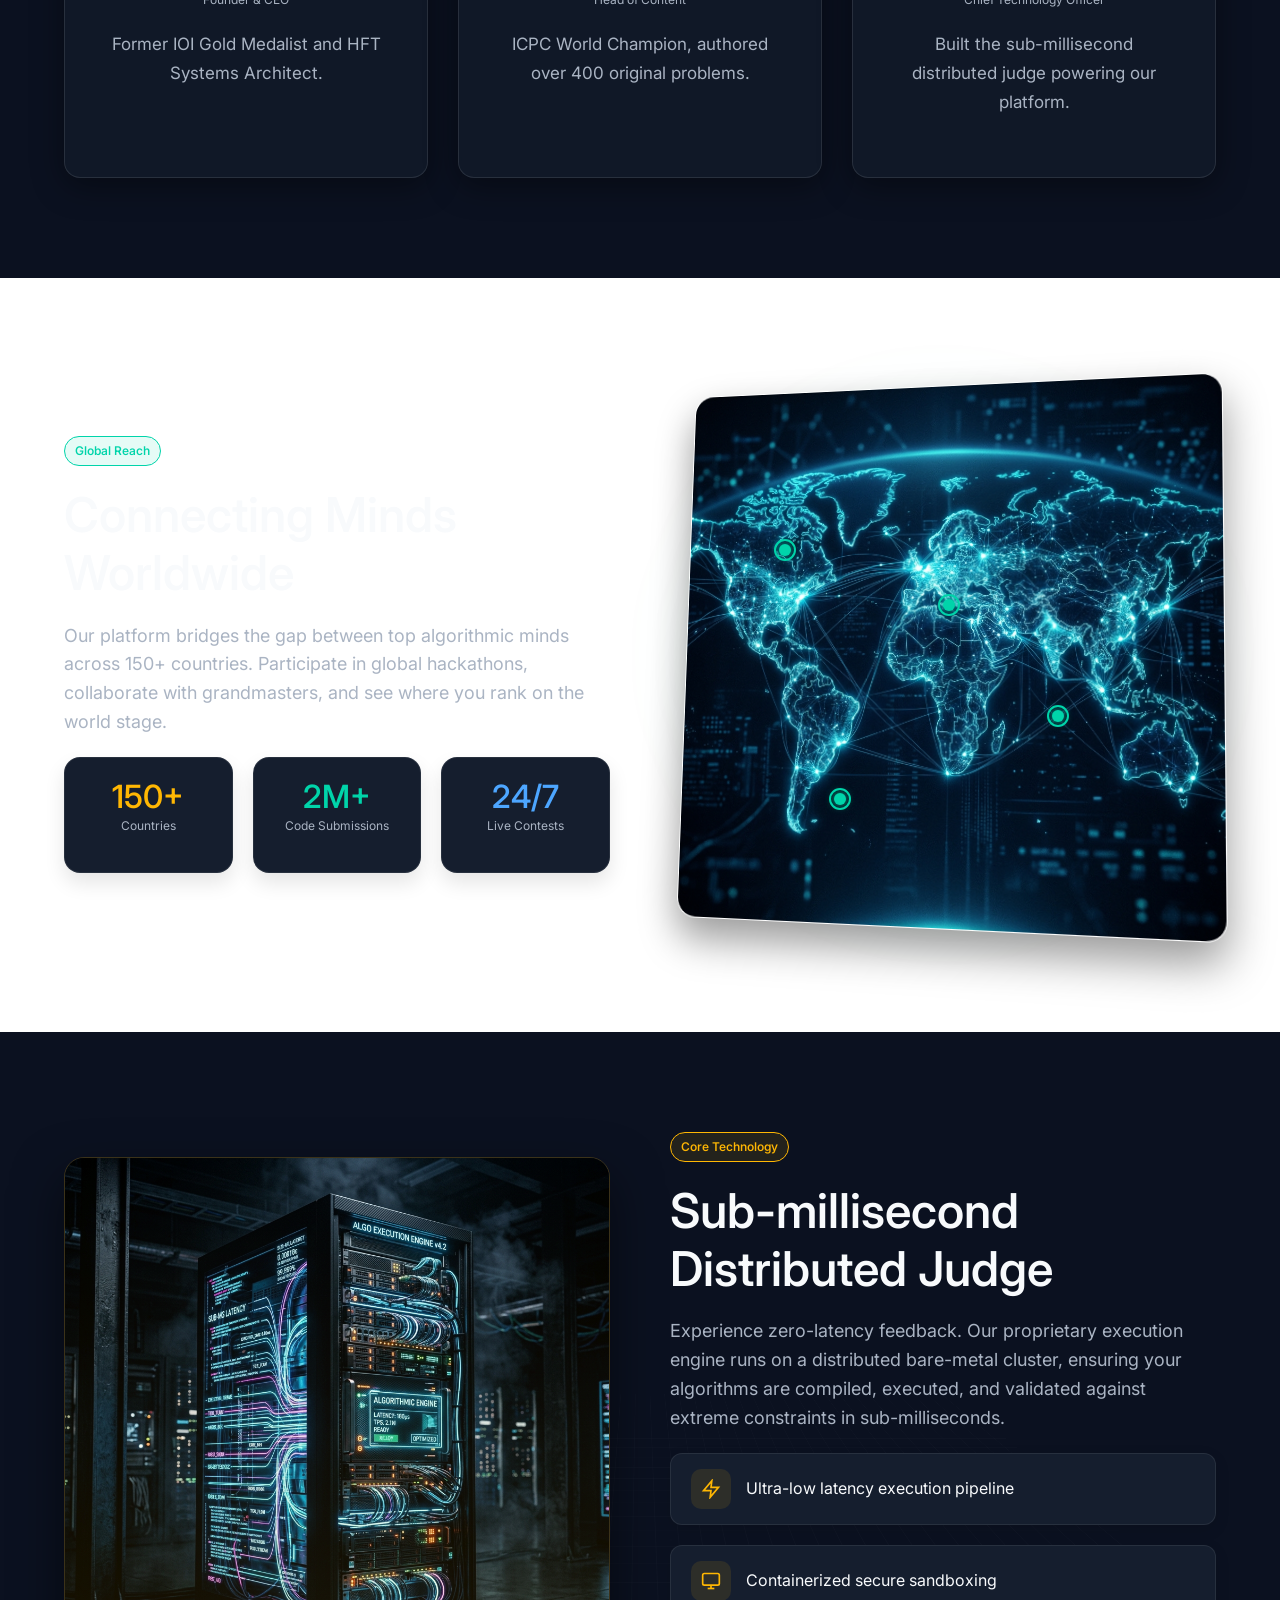
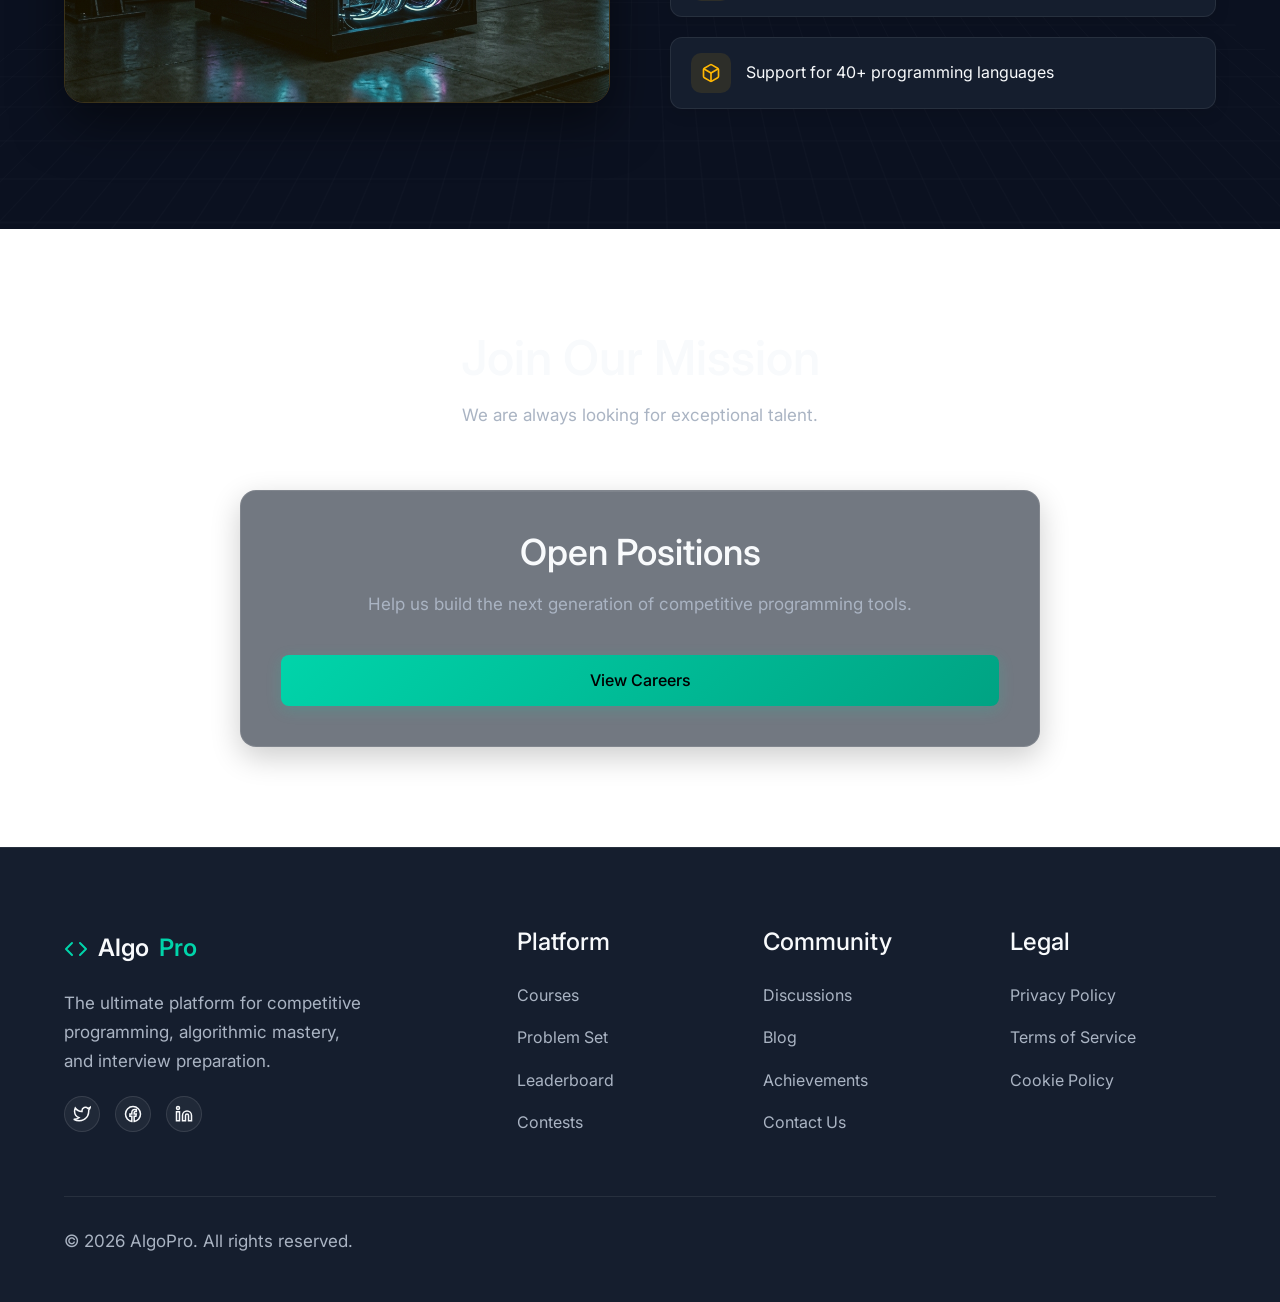
<file: about.html>
<!DOCTYPE html>
<html lang="en" data-theme="dark">
<head>
    <meta charset="UTF-8">
    <meta name="viewport" content="width=device-width, initial-scale=1.0">
    <title>AlgoPro | About Us</title>
    <link rel="stylesheet" href="css/style.css">
    <link rel="stylesheet" href="css/rtl.css">
    <link rel="icon" type="image/svg+xml" href="images/favicon.svg">
</head>
<body>
    <div class="overlay"></div>
    <nav class="navbar">
        <a href="index.html" class="navbar-brand" style="display: inline-flex; align-items: center;"><svg width="24" height="24" viewBox="0 0 24 24" fill="none" stroke="var(--accent-color)" stroke-width="2" stroke-linecap="round" stroke-linejoin="round" style="margin-right: 8px; flex-shrink: 0;"><polyline points="16 18 22 12 16 6"></polyline><polyline points="8 6 2 12 8 18"></polyline></svg>Algo<span>Pro</span></a>
        <div class="nav-links">
            <div class="nav-dropdown">
                <a href="index.html" class="active" style="display: flex; align-items: center; gap: 4px;">Home <svg width="14" height="14" viewBox="0 0 24 24" fill="none" stroke="currentColor" stroke-width="2" stroke-linecap="round" stroke-linejoin="round"><polyline points="6 9 12 15 18 9"></polyline></svg></a>
                <div class="nav-dropdown-content">
                    <a href="index.html">Home 1</a>
                    <a href="home-2.html">Home 2</a>
                </div>
            </div>
            <a href="about.html">About</a>
            <a href="achievements.html">Achievements</a>
            <a href="community.html">Community</a>
            <a href="courses.html">Courses</a>
            <a href="pricing.html">Pricing</a>
            <a href="contact.html">Contact</a>
        </div>
        <div class="nav-actions" style="display:flex; gap:15px; align-items:center;">
            <button class="nav-icon-btn rtl-toggle" title="Toggle RTL">
                <svg width="18" height="18" viewBox="0 0 24 24" fill="none" stroke="currentColor" stroke-width="2" stroke-linecap="round" stroke-linejoin="round"><path d="M17 4l4 4-4 4M7 20l-4-4 4-4M21 8H7M3 16h14"/></svg>
            </button>
            <button class="nav-icon-btn theme-toggle" title="Toggle Theme">
                <svg width="18" height="18" viewBox="0 0 24 24" fill="none" stroke="currentColor" stroke-width="2" stroke-linecap="round" stroke-linejoin="round"><circle cx="12" cy="12" r="5"/><path d="M12 1v2M12 21v2M4.22 4.22l1.42 1.42M18.36 18.36l1.42 1.42M1 12h2M21 12h2M4.22 19.78l1.42-1.42M18.36 5.64l1.42-1.42"/></svg>
            </button>
            <a href="dashboard.html" title="Dashboard" class="nav-icon-btn">
                <svg width="18" height="18" viewBox="0 0 24 24" fill="currentColor"><circle cx="5" cy="5" r="2"/><circle cx="12" cy="5" r="2"/><circle cx="19" cy="5" r="2"/><circle cx="5" cy="12" r="2"/><circle cx="12" cy="12" r="2"/><circle cx="19" cy="12" r="2"/><circle cx="5" cy="19" r="2"/><circle cx="12" cy="19" r="2"/><circle cx="19" cy="19" r="2"/></svg>
            </a>
            <a href="login.html" class="btn btn-primary" style="padding:8px 20px;">Login</a>
        </div>
        <button class="hamburger">
            <svg width="24" height="24" viewBox="0 0 24 24" fill="none" stroke="currentColor" stroke-width="2"><line x1="3" y1="12" x2="21" y2="12"></line><line x1="3" y1="6" x2="21" y2="6"></line><line x1="3" y1="18" x2="21" y2="18"></line></svg>
        </button>
    </nav>

    <!-- Offcanvas Menu -->
    <div class="offcanvas">
        <button class="offcanvas-close">&times;</button>
        <a href="index.html" class="navbar-brand mb-4">Algo<span>Pro</span></a>
        <div class="offcanvas-links">
            <!-- Home accordion -->
            <div class="mobile-nav-group">
                <div class="mobile-nav-link mobile-nav-parent" onclick="this.parentElement.classList.toggle('open')" style="display:flex; justify-content:space-between; align-items:center; cursor:pointer;">
                    <span>Home</span>
                    <svg class="mobile-chevron" width="14" height="14" viewBox="0 0 24 24" fill="none" stroke="currentColor" stroke-width="2"><polyline points="6 9 12 15 18 9"/></svg>
                </div>
                <div class="mobile-nav-children">
                    <a href="index.html" class="mobile-nav-link mobile-nav-child">Home 1</a>
                    <a href="home-2.html" class="mobile-nav-link mobile-nav-child">Home 2</a>
                </div>
            </div>
            <a href="about.html" class="mobile-nav-link">About</a>
            <a href="achievements.html" class="mobile-nav-link">Achievements</a>
            <a href="community.html" class="mobile-nav-link">Community</a>
            <a href="courses.html" class="mobile-nav-link">Courses</a>
            <a href="pricing.html" class="mobile-nav-link">Pricing</a>
            <a href="contact.html" class="mobile-nav-link">Contact</a>
        </div>
        <div class="offcanvas-actions" style="margin-top: auto; padding-top: 20px; border-top: 1px solid var(--border-color); display: flex; flex-direction: column; gap: 15px;">
            <div style="display: flex; gap: 15px; justify-content: center;">
                <button class="nav-icon-btn rtl-toggle" title="Toggle RTL"><svg width="18" height="18" viewBox="0 0 24 24" fill="none" stroke="currentColor" stroke-width="2" stroke-linecap="round" stroke-linejoin="round"><path d="M17 4l4 4-4 4M7 20l-4-4 4-4M21 8H7M3 16h14"/></svg></button>
                <button class="nav-icon-btn theme-toggle" title="Toggle Theme"><svg width="24" height="24" viewBox="0 0 24 24" fill="none" stroke="currentColor" stroke-width="2"><circle cx="12" cy="12" r="5"/><path d="M12 1v2M12 21v2M4.22 4.22l1.42 1.42M18.36 18.36l1.42 1.42M1 12h2M21 12h2M4.22 19.78l1.42-1.42M18.36 5.64l1.42-1.42"/></svg></button>
                <a href="dashboard.html" class="nav-icon-btn" title="Dashboard"><svg width="18" height="18" viewBox="0 0 24 24" fill="currentColor"><circle cx="5" cy="5" r="2"/><circle cx="12" cy="5" r="2"/><circle cx="19" cy="5" r="2"/><circle cx="5" cy="12" r="2"/><circle cx="12" cy="12" r="2"/><circle cx="19" cy="12" r="2"/><circle cx="5" cy="19" r="2"/><circle cx="12" cy="19" r="2"/><circle cx="19" cy="19" r="2"/></svg></a>
            </div>
            <a href="login.html" class="btn btn-primary" style="text-align: center;">Login</a>
        </div>
    </div>

    <section class="small-hero">
        <div class="badge badge-easy mb-4">Our Mission</div>
        <h1>Elevating Developer Excellence</h1>
        <p>Built by ICPC World Finalists, for the next generation of algorithmic thinkers.</p>
    </section>

    <section class="section">
        <div class="grid-3" style="grid-template-columns: 1fr 1fr; align-items: center;">
            <div>
                <h2 class="mb-4">The Platform for Champions</h2>
                <p class="mb-4">AlgoPro was founded with a single goal: to provide the most rigorous, high-performance training ground for competitive programming.</p>
                <p class="mb-4">We believe that algorithmic problem solving is the purest test of a software engineer's analytical capabilities. By pushing the boundaries of what's possible within strict time and memory limits, developers forge the mental frameworks necessary to build the world's most complex systems.</p>
                <div style="display: flex; gap: 20px; margin-top: 30px;">
                    <div>
                        <div style="font-size: 32px; font-weight: 550; color: var(--accent-color);">150k+</div>
                        <div class="caption">Active Users</div>
                    </div>
                    <div>
                        <div style="font-size: 32px; font-weight: 550; color: var(--highlight-color);">5k+</div>
                        <div class="caption">Unique Problems</div>
                    </div>
                    <div>
                        <div style="font-size: 32px; font-weight: 550; color: var(--highlight-color);">50M+</div>
                        <div class="caption">Submissions Evaluated</div>
                    </div>
                </div>
            </div>
            <div style="background: rgba(255,255,255,0.02); border: 1px solid var(--border-color); border-radius: var(--border-radius); padding: 40px; text-align: center;">
                <svg width="60" height="60" viewBox="0 0 24 24" fill="none" stroke="var(--accent-color)" stroke-width="2" style="margin-bottom: 20px;"><path d="M12 2l3.09 6.26L22 9.27l-5 4.87 1.18 6.88L12 17.77l-6.18 3.25L7 14.14 2 9.27l6.91-1.01L12 2z"/></svg>
                <h3 class="mb-4">Our Core Philosophy</h3>
                <p style="color: var(--text-secondary);">"Speed is a byproduct of precision. Focus on deep understanding, and speed will follow."</p>
            </div>
        </div>
    </section>

    <section class="section" style="background: var(--bg-color);">
        <div class="section-header"><h2>The Leadership Team</h2></div>
        <div class="grid-3 odd-cards">
            <div class="card text-center" style="align-items: center;">
                <img src="images/david_kim.png" alt="David Kim" style="width: 120px; height: 120px; border-radius: 50%; object-fit: cover; margin-bottom: 20px; border: 4px solid var(--card-bg); box-shadow: 0 5px 15px rgba(0,0,0,0.1);">
                <h3 class="card-title">David Kim</h3>
                <p class="caption mb-4">Founder & CEO</p>
                <p class="card-desc">Former IOI Gold Medalist and HFT Systems Architect.</p>
            </div>
            <div class="card text-center" style="align-items: center;">
                <img src="images/elena_rostova.png" alt="Elena Rostova" style="width: 120px; height: 120px; border-radius: 50%; object-fit: cover; margin-bottom: 20px; border: 4px solid var(--card-bg); box-shadow: 0 5px 15px rgba(0,0,0,0.1);">
                <h3 class="card-title">Elena Rostova</h3>
                <p class="caption mb-4">Head of Content</p>
                <p class="card-desc">ICPC World Champion, authored over 400 original problems.</p>
            </div>
            <div class="card text-center" style="align-items: center;">
                <img src="images/james_wilson.png" alt="James Wilson" style="width: 120px; height: 120px; border-radius: 50%; object-fit: cover; margin-bottom: 20px; border: 4px solid var(--card-bg); box-shadow: 0 5px 15px rgba(0,0,0,0.1);">
                <h3 class="card-title">James Wilson</h3>
                <p class="caption mb-4">Chief Technology Officer</p>
                <p class="card-desc">Built the sub-millisecond distributed judge powering our platform.</p>
            </div>
        </div>
    </section>

    <!-- Global Network Section -->
    <section class="section">
        <div class="global-network-container">
            <div class="network-content">
                <div class="badge badge-medium mb-4" style="background: rgba(0, 212, 170, 0.1); color: var(--accent-color); border: 1px solid var(--accent-color);">Global Reach</div>
                <h2 class="mb-4">Connecting Minds Worldwide</h2>
                <p class="mb-4 text-secondary" style="font-size: 18px; line-height: 1.6;">Our platform bridges the gap between top algorithmic minds across 150+ countries. Participate in global hackathons, collaborate with grandmasters, and see where you rank on the world stage.</p>
                <div class="stats-grid mt-4">
                    <div class="stat-box">
                        <h3 style="color: var(--highlight-color); font-size: 32px; margin: 0;">150+</h3>
                        <p class="caption">Countries</p>
                    </div>
                    <div class="stat-box">
                        <h3 style="color: var(--accent-color); font-size: 32px; margin: 0;">2M+</h3>
                        <p class="caption">Code Submissions</p>
                    </div>
                    <div class="stat-box">
                        <h3 style="color: #4da6ff; font-size: 32px; margin: 0;">24/7</h3>
                        <p class="caption">Live Contests</p>
                    </div>
                </div>
            </div>
            <div class="network-image-wrapper">
                <div class="network-glow-bg"></div>
                <img src="images/global_reach.png" alt="Global Network Map" class="network-map-img">
                <div class="pulse-node" style="top: 30%; left: 20%;"></div>
                <div class="pulse-node" style="top: 60%; left: 70%;"></div>
                <div class="pulse-node" style="top: 40%; left: 50%;"></div>
                <div class="pulse-node" style="top: 75%; left: 30%;"></div>
            </div>
        </div>
    </section>

    <!-- Execution Engine Section -->
    <section class="section" style="background: var(--bg-color); position: relative; overflow: hidden;">
        <div class="engine-bg-grid"></div>
        <div class="engine-container">
            <div class="engine-image-wrapper">
                <div class="engine-hologram-effect"></div>
                <img src="images/judge_engine.png" alt="Execution Engine" class="engine-rack-img">
            </div>
            <div class="engine-content">
                <div class="badge badge-medium mb-4" style="background: rgba(255, 183, 3, 0.1); color: var(--highlight-color); border: 1px solid var(--highlight-color);">Core Technology</div>
                <h2 class="mb-4">Sub-millisecond Distributed Judge</h2>
                <p class="mb-4 text-secondary" style="font-size: 18px; line-height: 1.6;">Experience zero-latency feedback. Our proprietary execution engine runs on a distributed bare-metal cluster, ensuring your algorithms are compiled, executed, and validated against extreme constraints in sub-milliseconds.</p>
                
                <ul class="engine-features-list">
                    <li>
                        <div class="icon-box"><svg width="20" height="20" viewBox="0 0 24 24" fill="none" stroke="var(--highlight-color)" stroke-width="2"><path d="M13 2L3 14h9l-1 8 10-12h-9l1-8z"/></svg></div>
                        <span>Ultra-low latency execution pipeline</span>
                    </li>
                    <li>
                        <div class="icon-box"><svg width="20" height="20" viewBox="0 0 24 24" fill="none" stroke="var(--highlight-color)" stroke-width="2"><rect x="2" y="3" width="20" height="14" rx="2" ry="2"/><line x1="8" y1="21" x2="16" y2="21"/><line x1="12" y1="17" x2="12" y2="21"/></svg></div>
                        <span>Containerized secure sandboxing</span>
                    </li>
                    <li>
                        <div class="icon-box"><svg width="20" height="20" viewBox="0 0 24 24" fill="none" stroke="var(--highlight-color)" stroke-width="2"><path d="M21 16V8a2 2 0 0 0-1-1.73l-7-4a2 2 0 0 0-2 0l-7 4A2 2 0 0 0 3 8v8a2 2 0 0 0 1 1.73l7 4a2 2 0 0 0 2 0l7-4A2 2 0 0 0 21 16z"/><polyline points="3.27 6.96 12 12.01 20.73 6.96"/><line x1="12" y1="22.08" x2="12" y2="12"/></svg></div>
                        <span>Support for 40+ programming languages</span>
                    </li>
                </ul>
            </div>
        </div>
    </section>

    <section class="section">
        <div class="section-header"><h2>Join Our Mission</h2><p>We are always looking for exceptional talent.</p></div>
        <div class="card text-center" style="max-width: 800px; margin: 0 auto; box-shadow: 0 10px 30px rgba(0,0,0,0.2);">
            <h3>Open Positions</h3>
            <p style="color: var(--text-secondary);">Help us build the next generation of competitive programming tools.</p>
            <a href="contact.html" class="btn btn-primary mt-4">View Careers</a>
        </div>
    </section>

    <style>
        /* Global Network Styles */
        .global-network-container {
            display: grid;
            grid-template-columns: 1fr 1fr;
            gap: 60px;
            align-items: center;
            max-width: 1200px;
            margin: 0 auto;
        }

        .stats-grid {
            display: grid;
            grid-template-columns: repeat(3, 1fr);
            gap: 20px;
        }

        .stat-box {
            background: var(--card-bg);
            padding: 20px;
            border-radius: 16px;
            border: 1px solid var(--border-color);
            text-align: center;
            box-shadow: 0 10px 20px rgba(0,0,0,0.1);
            transition: transform 0.3s ease;
        }
        
        [data-theme="light"] .stat-box {
            box-shadow: 0 10px 20px rgba(0,0,0,0.03);
        }
        
        .stat-box:hover {
            transform: translateY(-5px);
        }

        .network-image-wrapper {
            position: relative;
            perspective: 1000px;
        }

        .network-glow-bg {
            position: absolute;
            top: 50%;
            left: 50%;
            width: 100%;
            height: 100%;
            background: radial-gradient(circle, rgba(0, 212, 170, 0.2) 0%, transparent 70%);
            transform: translate(-50%, -50%);
            z-index: 0;
            filter: blur(40px);
            animation: pulse-network 4s infinite alternate ease-in-out;
        }

        @keyframes pulse-network {
            0% { opacity: 0.5; transform: translate(-50%, -50%) scale(0.9); }
            100% { opacity: 1; transform: translate(-50%, -50%) scale(1.1); }
        }

        .network-map-img {
            width: 100%;
            height: auto;
            border-radius: 20px;
            position: relative;
            z-index: 1;
            transform: rotateY(-10deg) rotateX(5deg);
            box-shadow: 0 20px 40px rgba(0,0,0,0.4);
            border: 1px solid rgba(255,255,255,0.05);
            transition: transform 0.5s ease;
        }

        .network-image-wrapper:hover .network-map-img {
            transform: rotateY(0deg) rotateX(0deg);
        }

        .pulse-node {
            position: absolute;
            width: 12px;
            height: 12px;
            background: #00D4AA;
            border-radius: 50%;
            z-index: 2;
            box-shadow: 0 0 10px #00D4AA;
        }

        .pulse-node::after {
            content: '';
            position: absolute;
            top: -5px; left: -5px; right: -5px; bottom: -5px;
            border-radius: 50%;
            border: 2px solid #00D4AA;
            animation: node-ping 2s infinite cubic-bezier(0.215, 0.61, 0.355, 1);
        }

        @keyframes node-ping {
            0% { transform: scale(0.5); opacity: 1; }
            100% { transform: scale(2.5); opacity: 0; }
        }

        /* Engine Section Styles */
        .engine-container {
            display: grid;
            grid-template-columns: 1fr 1fr;
            gap: 60px;
            align-items: center;
            max-width: 1200px;
            margin: 0 auto;
            position: relative;
            z-index: 1;
        }

        .engine-bg-grid {
            position: absolute;
            top: 0; left: 0; right: 0; bottom: 0;
            background-image: linear-gradient(rgba(255, 255, 255, 0.03) 1px, transparent 1px),
            linear-gradient(90deg, rgba(255, 255, 255, 0.03) 1px, transparent 1px);
            background-size: 30px 30px;
            z-index: 0;
            opacity: 0.5;
            transform: perspective(500px) rotateX(60deg) translateY(-100px) translateZ(-200px);
            animation: grid-move 20s linear infinite;
        }
        
        [data-theme="light"] .engine-bg-grid {
            background-image: linear-gradient(rgba(0, 0, 0, 0.05) 1px, transparent 1px),
            linear-gradient(90deg, rgba(0, 0, 0, 0.05) 1px, transparent 1px);
        }

        @keyframes grid-move {
            0% { transform: perspective(500px) rotateX(60deg) translateY(0) translateZ(-200px); }
            100% { transform: perspective(500px) rotateX(60deg) translateY(30px) translateZ(-200px); }
        }

        .engine-image-wrapper {
            position: relative;
            border-radius: 20px;
            overflow: hidden;
            box-shadow: 0 20px 50px rgba(0,0,0,0.5);
            border: 1px solid rgba(255, 183, 3, 0.2);
        }

        .engine-rack-img {
            width: 100%;
            height: auto;
            display: block;
            transition: transform 0.5s ease;
        }

        .engine-image-wrapper:hover .engine-rack-img {
            transform: scale(1.05);
        }

        .engine-hologram-effect {
            position: absolute;
            top: 0; left: 0; right: 0; bottom: 0;
            background: linear-gradient(180deg, rgba(255, 183, 3, 0) 0%, rgba(255, 183, 3, 0.1) 50%, rgba(255, 183, 3, 0) 100%);
            background-size: 100% 200%;
            animation: scanline 4s linear infinite;
            z-index: 2;
            pointer-events: none;
        }

        @keyframes scanline {
            0% { background-position: 0 -100%; }
            100% { background-position: 0 200%; }
        }

        .engine-features-list {
            list-style: none;
            padding: 0;
            margin: 0;
        }

        .engine-features-list li {
            display: flex;
            align-items: center;
            gap: 15px;
            margin-bottom: 20px;
            font-size: 16px;
            color: var(--text-color);
            background: var(--card-bg);
            padding: 15px 20px;
            border-radius: 12px;
            border: 1px solid var(--border-color);
            box-shadow: 0 5px 15px rgba(0,0,0,0.1);
            transition: transform 0.3s ease, border-color 0.3s ease;
        }
        
        [data-theme="light"] .engine-features-list li {
            box-shadow: 0 5px 15px rgba(0,0,0,0.03);
        }

        .engine-features-list li:hover {
            transform: translateX(10px);
            border-color: rgba(255, 183, 3, 0.4);
        }

        .icon-box {
            width: 40px;
            height: 40px;
            border-radius: 10px;
            background: rgba(255, 183, 3, 0.1);
            display: flex;
            align-items: center;
            justify-content: center;
        }

        @media (max-width: 992px) {
            .global-network-container, .engine-container {
                grid-template-columns: 1fr;
            }
            .engine-image-wrapper {
                order: -1;
            }
        }

        @media (max-width: 768px) {
            /* Prevent any horizontal scroll */
            body { overflow-x: hidden; }

            /* Center all section text */
            .section-header, .network-content, .engine-content { text-align: center; }
            .network-content .badge, .engine-content .badge { display: inline-block; }

            /* Platform for Champions section - center text & stats */
            .grid-3 > div { text-align: center; }
            .grid-3 > div > div[style*="display: flex; gap: 20px"] {
                justify-content: center;
            }

            /* Stats grid - reduce columns on very small screens */
            .stats-grid { grid-template-columns: repeat(3, 1fr); gap: 10px; }
            .stat-box { padding: 14px 8px; }

            /* Engine features list - center on mobile */
            .engine-features-list li {
                flex-direction: column;
                align-items: center;
                text-align: center;
                gap: 10px;
            }
            .engine-features-list li:hover {
                transform: translateY(-3px);
            }

            /* Network map image - remove 3D tilt on mobile */
            .network-map-img {
                transform: none;
            }

            /* Reduce section padding */
            .section { padding: 60px 5%; }

            /* Global network container gap */
            .global-network-container { gap: 40px; }
            .engine-container { gap: 40px; }
        }

        /* Tablet specific fix for Leadership Team cards */
        @media screen and (min-width: 700px) and (max-width: 1024px) {
            .odd-cards { grid-template-columns: 1fr 1fr !important; }
            .odd-cards > :nth-child(3) { grid-column: span 2; width: calc(50% - 15px); margin: 0 auto; }
        }
        @media screen and (max-width: 699px) {
            .odd-cards { grid-template-columns: 1fr !important; }
            .odd-cards > :nth-child(3) { grid-column: auto; width: 100%; margin: 0; }
        }
    </style>

    <!-- Footer -->
    <footer class="footer">
        <div class="footer-grid">
            <div class="footer-col">
                <a href="index.html" class="navbar-brand mb-4">
                    <svg width="24" height="24" viewBox="0 0 24 24" fill="none" stroke="var(--accent-color)" stroke-width="2" stroke-linecap="round" stroke-linejoin="round">
                        <polyline points="16 18 22 12 16 6"></polyline>
                        <polyline points="8 6 2 12 8 18"></polyline>
                    </svg>
                    Algo<span>Pro</span>
                </a>
                <p style="margin-top: 20px; max-width: 300px;">The ultimate platform for competitive programming, algorithmic mastery, and interview preparation.</p>
                <div class="footer-social" style="display: flex; gap: 15px; margin-top: 20px;">
                    <a href="#" class="nav-icon-btn" title="Twitter"><svg width="18" height="18" viewBox="0 0 24 24" fill="none" stroke="currentColor" stroke-width="2"><path d="M23 3a10.9 10.9 0 0 1-3.14 1.53 4.48 4.48 0 0 0-7.86 3v1A10.66 10.66 0 0 1 3 4s-4 9 5 13a11.64 11.64 0 0 1-7 2c9 5 20 0 20-11.5a4.5 4.5 0 0 0-.08-.83A7.72 7.72 0 0 0 23 3z"/></svg></a>
                    <a href="#" class="nav-icon-btn" title="Facebook"><svg width="18" height="18" viewBox="0 0 24 24" fill="none" stroke="currentColor" stroke-width="2"><path d="M12 2.04c-5.5 0-10 4.49-10 10.02 0 5 3.66 9.15 8.44 9.9v-7H7.9v-2.9h2.54V9.85c0-2.51 1.49-3.89 3.78-3.89 1.09 0 2.23.19 2.23.19v2.47h-1.26c-1.24 0-1.63.77-1.63 1.56v1.88h2.78l-.45 2.9h-2.33v7a10 10 0 0 0 8.45-9.9c0-5.53-4.5-10.02-10-10.02z"/></svg></a>
                    <a href="#" class="nav-icon-btn" title="LinkedIn"><svg width="18" height="18" viewBox="0 0 24 24" fill="none" stroke="currentColor" stroke-width="2"><path d="M16 8a6 6 0 0 1 6 6v7h-4v-7a2 2 0 0 0-2-2 2 2 0 0 0-2 2v7h-4v-7a6 6 0 0 1 6-6z"/><rect x="2" y="9" width="4" height="12"/><circle cx="4" cy="4" r="2"/></svg></a>
                </div>
            </div>
            <div class="footer-col">
                <h4>Platform</h4>
                <div class="footer-links">
                    <a href="courses.html">Courses</a>
                    <a href="#">Problem Set</a>
                    <a href="#">Leaderboard</a>
                    <a href="contests.html">Contests</a>
                </div>
            </div>
            <div class="footer-col">
                <h4>Community</h4>
                <div class="footer-links">
                    <a href="community.html">Discussions</a>
                    <a href="#">Blog</a>
                    <a href="achievements.html">Achievements</a>
                    <a href="contact.html">Contact Us</a>
                </div>
            </div>
            <div class="footer-col">
                <h4>Legal</h4>
                <div class="footer-links">
                    <a href="#">Privacy Policy</a>
                    <a href="#">Terms of Service</a>
                    <a href="#">Cookie Policy</a>
                </div>
            </div>
        </div>
        <div class="footer-bottom">
            <p>&copy; 2026 AlgoPro. All rights reserved.</p>
        </div>
    </footer>

    <script src="js/main.js"></script>
    <button class="back-to-top" id="backToTop" title="Go to top"><svg width="24" height="24" viewBox="0 0 24 24" fill="none" stroke="currentColor" stroke-width="2" stroke-linecap="round" stroke-linejoin="round"><polyline points="18 15 12 9 6 15"></polyline></svg></button>
</body>
</html>
</file>
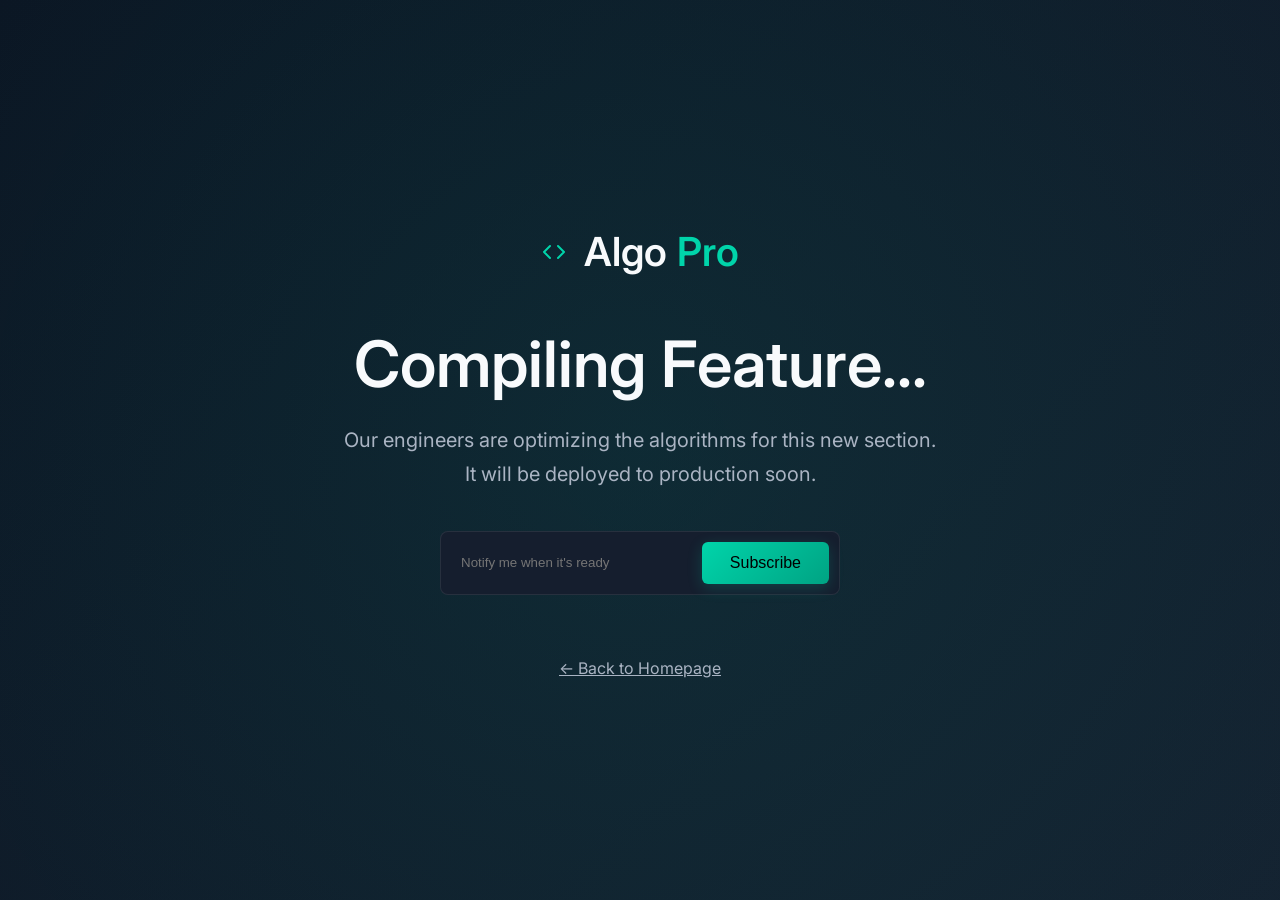
<file: coming-soon.html>
<!DOCTYPE html>
<html lang="en" data-theme="dark">
<head>
    <meta charset="UTF-8">
    <meta name="viewport" content="width=device-width, initial-scale=1.0">
    <title>AlgoPro | Coming Soon</title>
    <link rel="stylesheet" href="css/style.css">
    <link rel="stylesheet" href="css/rtl.css">
    <style>
        .cs-container {
            min-height: 100vh;
            display: flex;
            flex-direction: column;
            align-items: center;
            justify-content: center;
            text-align: center;
            padding: 20px;
            background: linear-gradient(135deg, #0B1120 0%, #151E2E 100%);
            position: relative;
            overflow: hidden;
        }
        .cs-container::before {
            content: '';
            position: absolute;
            width: 200%;
            height: 200%;
            background: radial-gradient(circle, rgba(0,212,170,0.1) 0%, rgba(0,0,0,0) 70%);
            animation: rotateBg 20s linear infinite;
        }
        @keyframes rotateBg {
            0% { transform: rotate(0deg); }
            100% { transform: rotate(360deg); }
        }
    </style>
</head>
<body>
    <div class="cs-container">
        <div style="position: relative; z-index: 2;">
            <a href="index.html" class="navbar-brand" style="display: inline-flex; align-items: center; justify-content: center; font-size: 40px; margin-bottom: 40px;"><svg width="24" height="24" viewBox="0 0 24 24" fill="none" stroke="var(--accent-color)" stroke-width="2" stroke-linecap="round" stroke-linejoin="round" style="margin-right: 8px; flex-shrink: 0;"><polyline points="16 18 22 12 16 6"></polyline><polyline points="8 6 2 12 8 18"></polyline></svg>Algo<span>Pro</span></a>
            <h1 style="font-size: clamp(48px, 5vw, 72px); margin-bottom: 20px;">Compiling Feature...</h1>
            <p style="font-size: 20px; color: var(--text-secondary); max-width: 600px; margin: 0 auto 40px;">
                Our engineers are optimizing the algorithms for this new section. It will be deployed to production soon.
            </p>
            
            <div style="max-width: 400px; margin: 0 auto; background: var(--card-bg); padding: 10px; border-radius: 8px; border: 1px solid var(--border-color); display: flex;">
                <input type="email" placeholder="Notify me when it's ready" style="flex: 1; background: transparent; border: none; padding: 10px; color: #fff; outline: none;">
                <button class="btn btn-primary" style="border-radius: 6px;">Subscribe</button>
            </div>
            
            <div style="margin-top: 60px;">
                <a href="index.html" style="color: var(--text-secondary); text-decoration: underline;">← Back to Homepage</a>
            </div>
        </div>
    </div>
    <button class="back-to-top" id="backToTop" title="Go to top"><svg width="24" height="24" viewBox="0 0 24 24" fill="none" stroke="currentColor" stroke-width="2" stroke-linecap="round" stroke-linejoin="round"><polyline points="18 15 12 9 6 15"></polyline></svg></button>
</body>
</html>
</file>
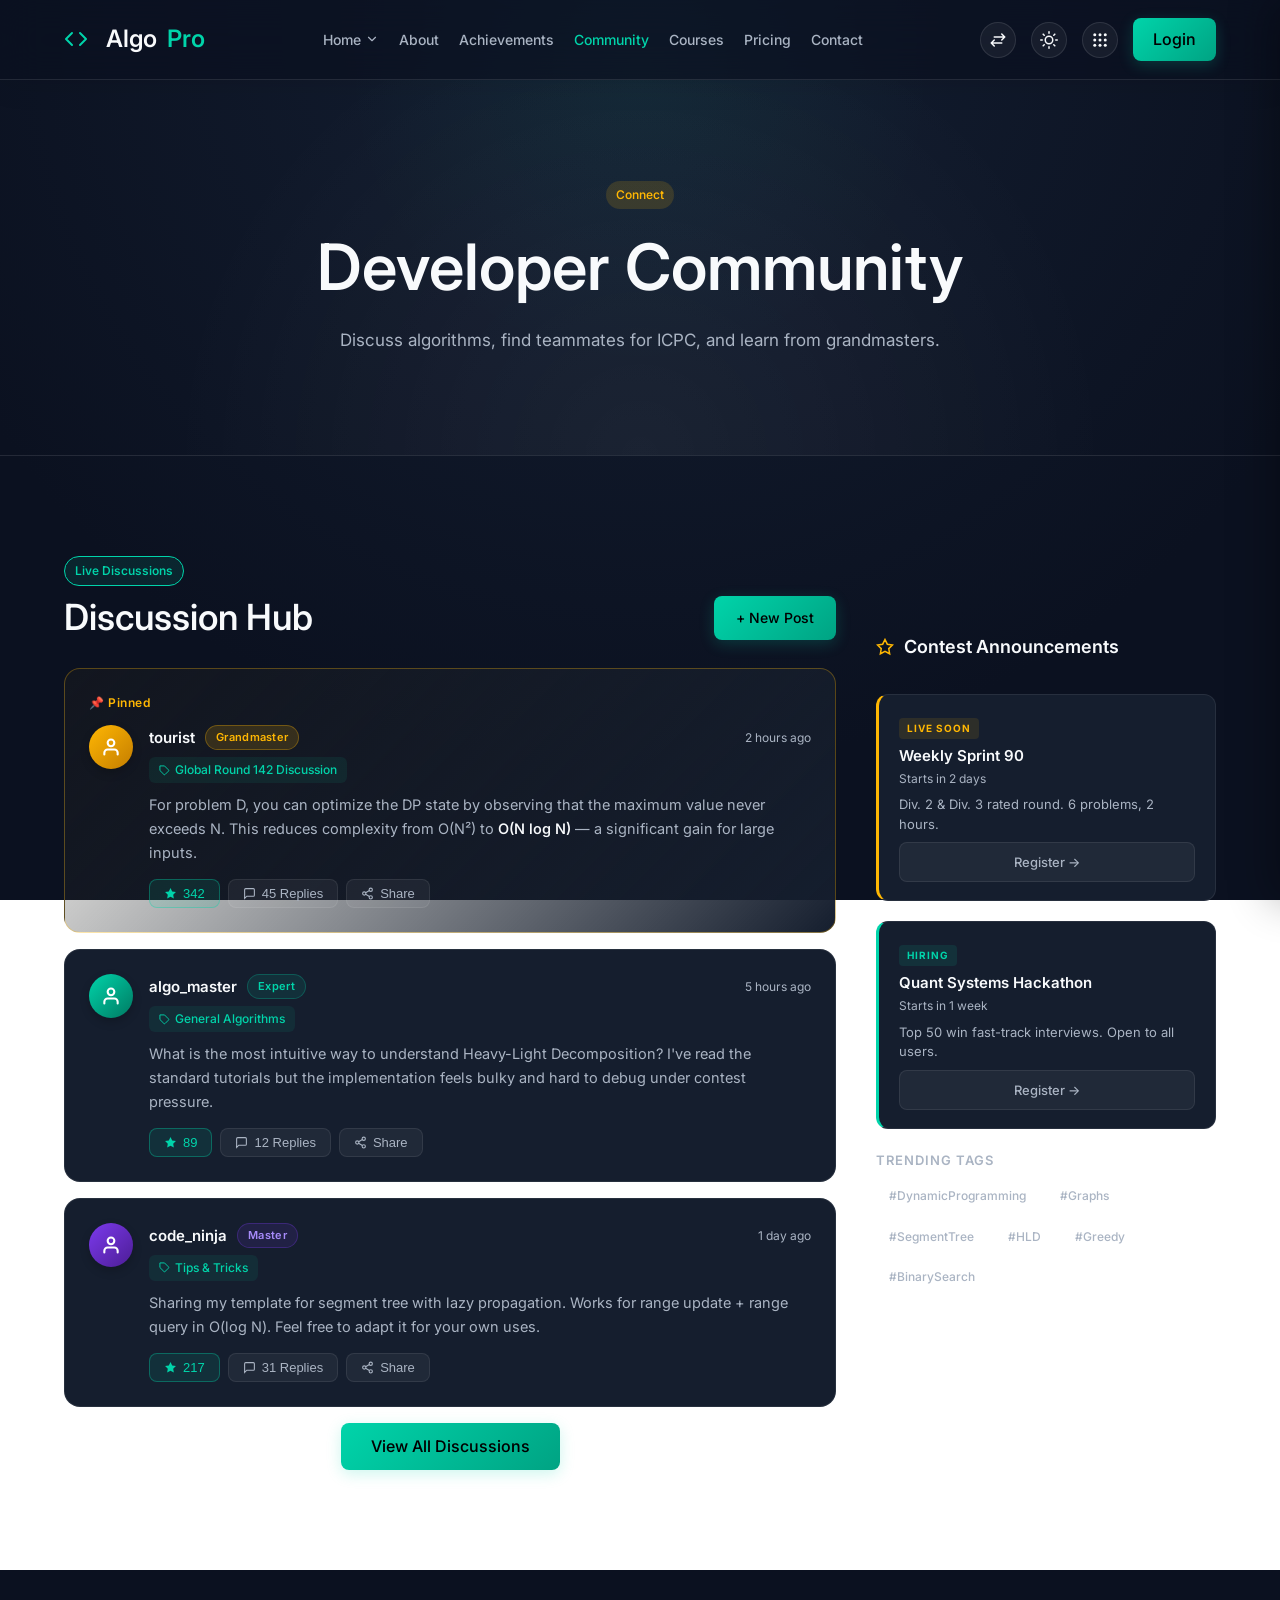
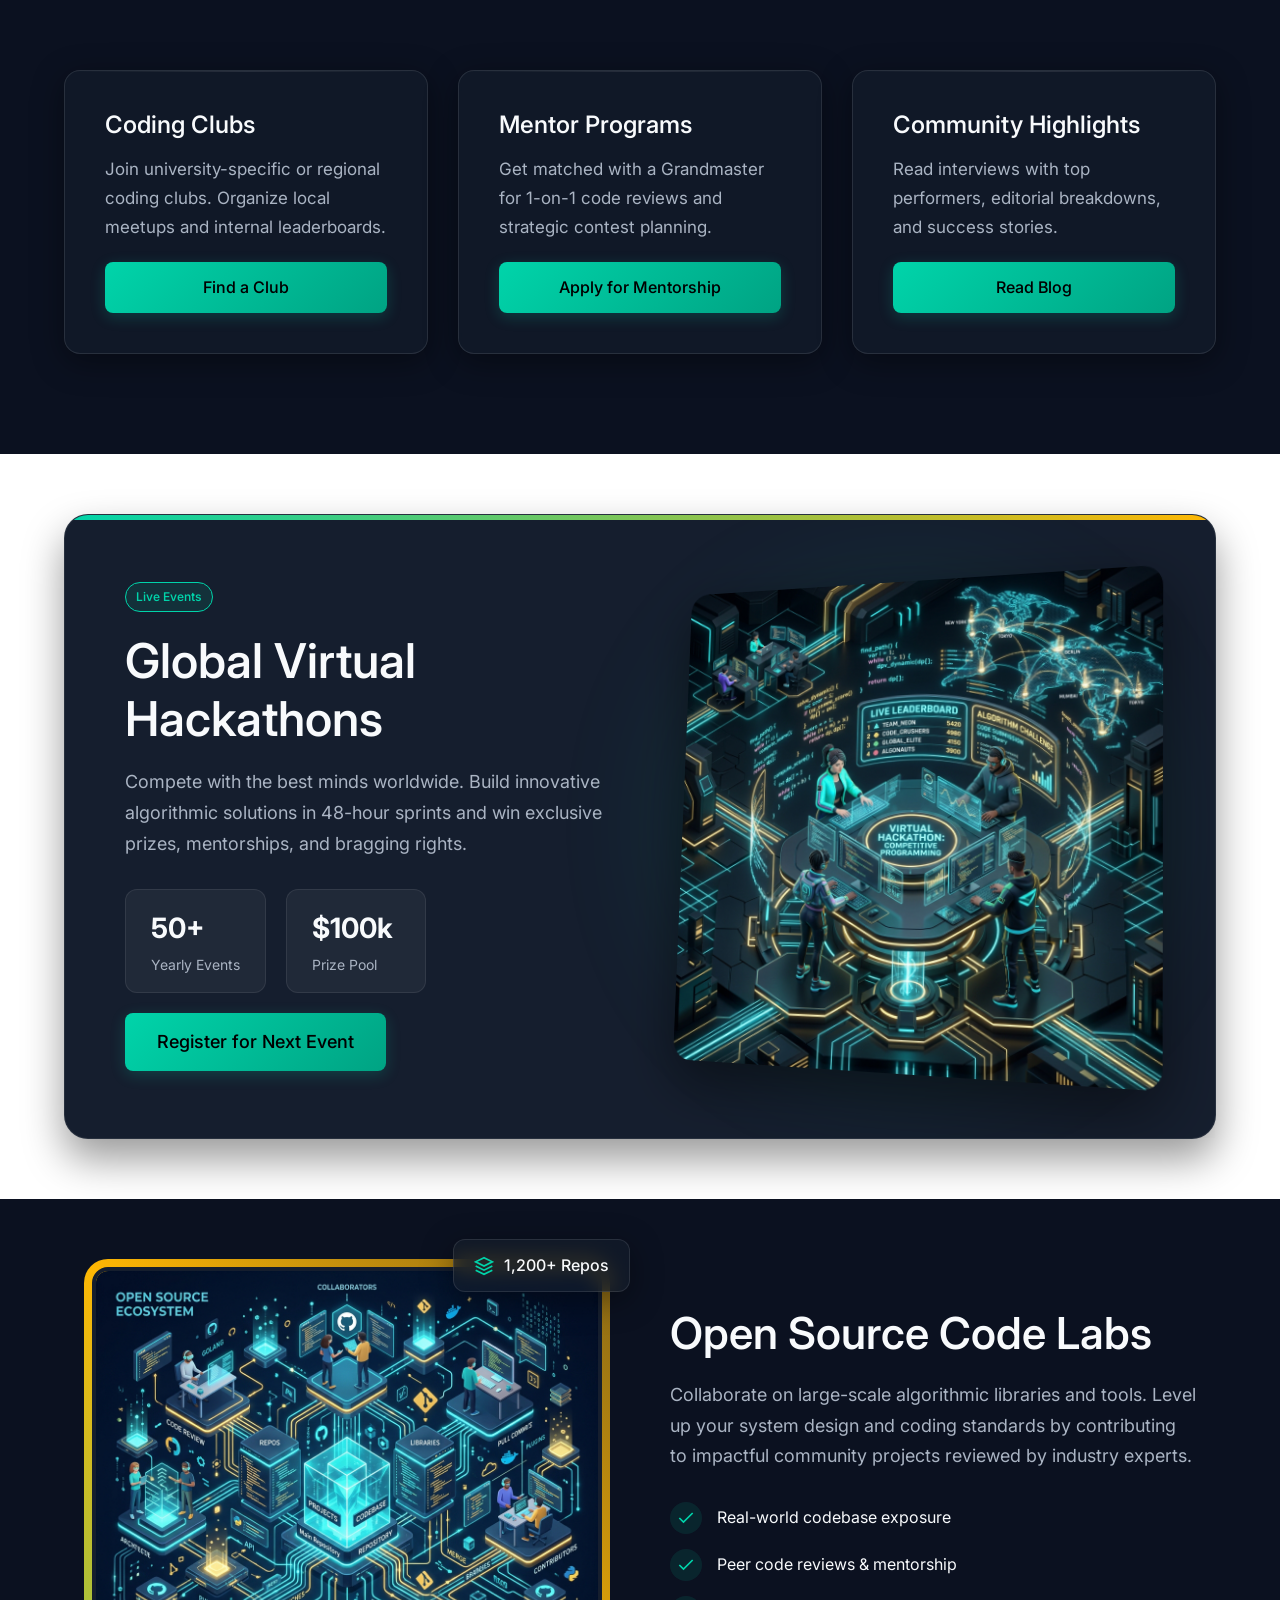
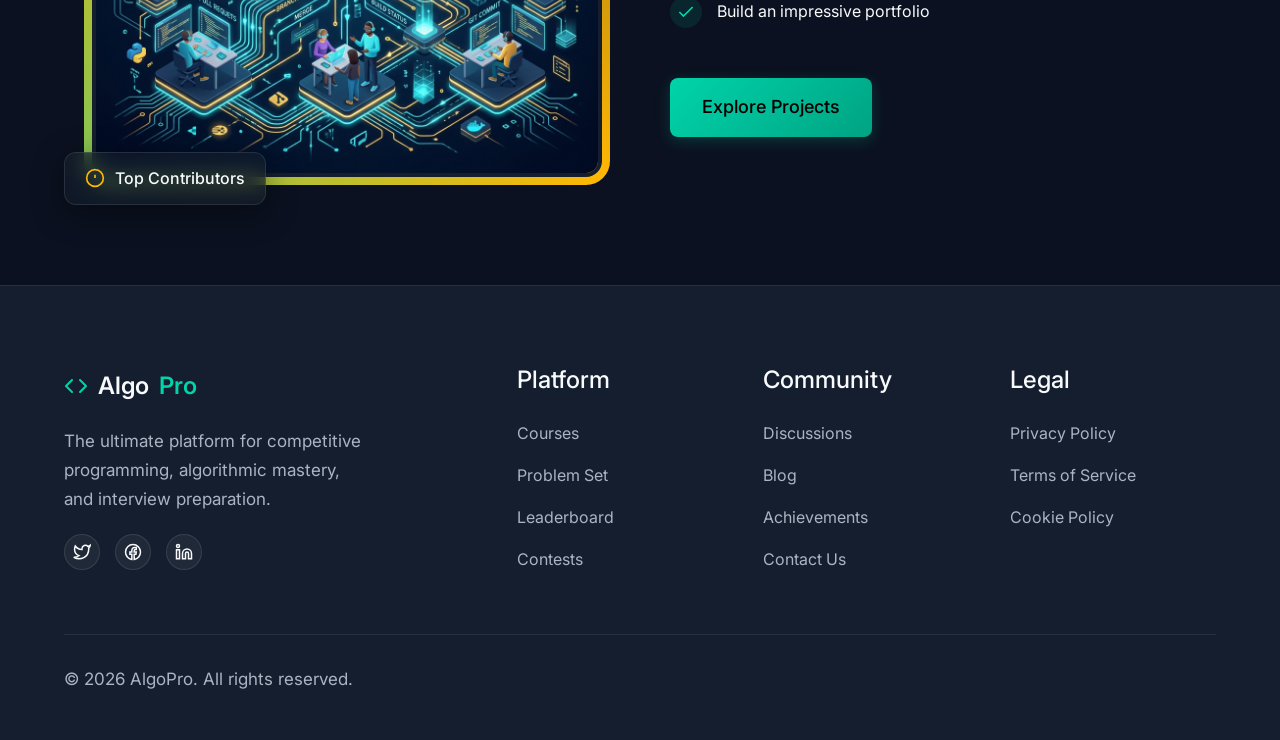
<file: community.html>
<!DOCTYPE html>
<html lang="en" data-theme="dark">
<head>
    <meta charset="UTF-8">
    <meta name="viewport" content="width=device-width, initial-scale=1.0">
    <title>AlgoPro | Community</title>
    <link rel="stylesheet" href="css/style.css">
    <link rel="stylesheet" href="css/rtl.css">
    <link rel="icon" type="image/svg+xml" href="images/favicon.svg">
</head>
<body>
    <div class="overlay"></div>
    <nav class="navbar">
        <a href="index.html" class="navbar-brand" style="display: inline-flex; align-items: center;"><svg width="24" height="24" viewBox="0 0 24 24" fill="none" stroke="var(--accent-color)" stroke-width="2" stroke-linecap="round" stroke-linejoin="round" style="margin-right: 8px; flex-shrink: 0;"><polyline points="16 18 22 12 16 6"></polyline><polyline points="8 6 2 12 8 18"></polyline></svg>Algo<span>Pro</span></a>
        <div class="nav-links">
            <div class="nav-dropdown">
                <a href="index.html" class="active" style="display: flex; align-items: center; gap: 4px;">Home <svg width="14" height="14" viewBox="0 0 24 24" fill="none" stroke="currentColor" stroke-width="2" stroke-linecap="round" stroke-linejoin="round"><polyline points="6 9 12 15 18 9"></polyline></svg></a>
                <div class="nav-dropdown-content">
                    <a href="index.html">Home 1</a>
                    <a href="home-2.html">Home 2</a>
                </div>
            </div>
            <a href="about.html">About</a>
            <a href="achievements.html">Achievements</a>
            <a href="community.html">Community</a>
            <a href="courses.html">Courses</a>
            <a href="pricing.html">Pricing</a>
            <a href="contact.html">Contact</a>
        </div>
        <div class="nav-actions" style="display:flex; gap:15px; align-items:center;">
            <button class="nav-icon-btn rtl-toggle" title="Toggle RTL">
                <svg width="18" height="18" viewBox="0 0 24 24" fill="none" stroke="currentColor" stroke-width="2" stroke-linecap="round" stroke-linejoin="round"><path d="M17 4l4 4-4 4M7 20l-4-4 4-4M21 8H7M3 16h14"/></svg>
            </button>
            <button class="nav-icon-btn theme-toggle" title="Toggle Theme">
                <svg width="18" height="18" viewBox="0 0 24 24" fill="none" stroke="currentColor" stroke-width="2" stroke-linecap="round" stroke-linejoin="round"><circle cx="12" cy="12" r="5"/><path d="M12 1v2M12 21v2M4.22 4.22l1.42 1.42M18.36 18.36l1.42 1.42M1 12h2M21 12h2M4.22 19.78l1.42-1.42M18.36 5.64l1.42-1.42"/></svg>
            </button>
            <a href="dashboard.html" title="Dashboard" class="nav-icon-btn">
                <svg width="18" height="18" viewBox="0 0 24 24" fill="currentColor"><circle cx="5" cy="5" r="2"/><circle cx="12" cy="5" r="2"/><circle cx="19" cy="5" r="2"/><circle cx="5" cy="12" r="2"/><circle cx="12" cy="12" r="2"/><circle cx="19" cy="12" r="2"/><circle cx="5" cy="19" r="2"/><circle cx="12" cy="19" r="2"/><circle cx="19" cy="19" r="2"/></svg>
            </a>
            <a href="login.html" class="btn btn-primary" style="padding:8px 20px;">Login</a>
        </div>
        <button class="hamburger">
            <svg width="24" height="24" viewBox="0 0 24 24" fill="none" stroke="currentColor" stroke-width="2"><line x1="3" y1="12" x2="21" y2="12"></line><line x1="3" y1="6" x2="21" y2="6"></line><line x1="3" y1="18" x2="21" y2="18"></line></svg>
        </button>
    </nav>

    <!-- Offcanvas Menu -->
    <div class="offcanvas">
        <button class="offcanvas-close">&times;</button>
        <a href="index.html" class="navbar-brand mb-4">Algo<span>Pro</span></a>
        <div class="offcanvas-links">
            <!-- Home accordion -->
            <div class="mobile-nav-group">
                <div class="mobile-nav-link mobile-nav-parent" onclick="this.parentElement.classList.toggle('open')" style="display:flex; justify-content:space-between; align-items:center; cursor:pointer;">
                    <span>Home</span>
                    <svg class="mobile-chevron" width="14" height="14" viewBox="0 0 24 24" fill="none" stroke="currentColor" stroke-width="2"><polyline points="6 9 12 15 18 9"/></svg>
                </div>
                <div class="mobile-nav-children">
                    <a href="index.html" class="mobile-nav-link mobile-nav-child">Home 1</a>
                    <a href="home-2.html" class="mobile-nav-link mobile-nav-child">Home 2</a>
                </div>
            </div>
            <a href="about.html" class="mobile-nav-link">About</a>
            <a href="achievements.html" class="mobile-nav-link">Achievements</a>
            <a href="community.html" class="mobile-nav-link">Community</a>
            <a href="courses.html" class="mobile-nav-link">Courses</a>
            <a href="pricing.html" class="mobile-nav-link">Pricing</a>
            <a href="contact.html" class="mobile-nav-link">Contact</a>
        </div>
        <div class="offcanvas-actions" style="margin-top: auto; padding-top: 20px; border-top: 1px solid var(--border-color); display: flex; flex-direction: column; gap: 15px;">
            <div style="display: flex; gap: 15px; justify-content: center;">
                <button class="nav-icon-btn rtl-toggle" title="Toggle RTL"><svg width="18" height="18" viewBox="0 0 24 24" fill="none" stroke="currentColor" stroke-width="2" stroke-linecap="round" stroke-linejoin="round"><path d="M17 4l4 4-4 4M7 20l-4-4 4-4M21 8H7M3 16h14"/></svg></button>
                <button class="nav-icon-btn theme-toggle" title="Toggle Theme"><svg width="24" height="24" viewBox="0 0 24 24" fill="none" stroke="currentColor" stroke-width="2"><circle cx="12" cy="12" r="5"/><path d="M12 1v2M12 21v2M4.22 4.22l1.42 1.42M18.36 18.36l1.42 1.42M1 12h2M21 12h2M4.22 19.78l1.42-1.42M18.36 5.64l1.42-1.42"/></svg></button>
                <a href="dashboard.html" class="nav-icon-btn" title="Dashboard"><svg width="18" height="18" viewBox="0 0 24 24" fill="currentColor"><circle cx="5" cy="5" r="2"/><circle cx="12" cy="5" r="2"/><circle cx="19" cy="5" r="2"/><circle cx="5" cy="12" r="2"/><circle cx="12" cy="12" r="2"/><circle cx="19" cy="12" r="2"/><circle cx="5" cy="19" r="2"/><circle cx="12" cy="19" r="2"/><circle cx="19" cy="19" r="2"/></svg></a>
            </div>
            <a href="login.html" class="btn btn-primary" style="text-align: center;">Login</a>
        </div>
    </div>

    <section class="small-hero">
        <div class="badge badge-medium mb-4">Connect</div>
        <h1>Developer Community</h1>
        <p>Discuss algorithms, find teammates for ICPC, and learn from grandmasters.</p>
    </section>


    <!-- Discussion Hub -->
    <section class="section">
        <div class="discussion-hub-layout">

            <!-- Left: Posts -->
            <div class="discussion-main">
                <div class="discussion-header">
                    <div>
                        <div class="badge badge-medium mb-2" style="background: rgba(0,212,170,0.1); color: var(--accent-color); border: 1px solid var(--accent-color); display: inline-block;">Live Discussions</div>
                        <h2 style="margin: 0; font-size: clamp(26px, 3vw, 36px);">Discussion Hub</h2>
                    </div>
                    <a href="#" class="btn btn-primary" style="padding: 10px 22px; font-size: 14px; white-space: nowrap;">+ New Post</a>
                </div>

                <!-- Post 1 - Pinned -->
                <div class="disc-post pinned-post">
                    <div class="disc-pin-label">📌 Pinned</div>
                    <div class="disc-post-inner">
                        <div class="disc-avatar" style="background: linear-gradient(135deg, var(--highlight-color), #c47d00);">
                            <svg width="20" height="20" viewBox="0 0 24 24" fill="none" stroke="#fff" stroke-width="2.5" stroke-linecap="round" stroke-linejoin="round"><path d="M20 21v-2a4 4 0 0 0-4-4H8a4 4 0 0 0-4 4v2"/><circle cx="12" cy="7" r="4"/></svg>
                        </div>
                        <div class="disc-post-body">
                            <div class="disc-meta">
                                <span class="disc-username">tourist</span>
                                <span class="disc-rank-badge" style="background: rgba(255,183,3,0.15); color: var(--highlight-color); border: 1px solid rgba(255,183,3,0.3);">Grandmaster</span>
                                <span class="disc-time">2 hours ago</span>
                            </div>
                            <div class="disc-topic-tag">
                                <svg width="11" height="11" viewBox="0 0 24 24" fill="none" stroke="currentColor" stroke-width="2"><path d="M20.59 13.41l-7.17 7.17a2 2 0 0 1-2.83 0L2 12V2h10l8.59 8.59a2 2 0 0 1 0 2.82z"/><line x1="7" y1="7" x2="7.01" y2="7"/></svg>
                                Global Round 142 Discussion
                            </div>
                            <p class="disc-content">For problem D, you can optimize the DP state by observing that the maximum value never exceeds N. This reduces complexity from O(N²) to <strong>O(N log N)</strong> — a significant gain for large inputs.</p>
                            <div class="disc-actions">
                                <button class="disc-action-btn active">
                                    <svg width="13" height="13" viewBox="0 0 24 24" fill="currentColor"><path d="M12 2l3.09 6.26L22 9.27l-5 4.87 1.18 6.88L12 17.77l-6.18 3.25L7 14.14 2 9.27l6.91-1.01L12 2z"/></svg>
                                    342
                                </button>
                                <button class="disc-action-btn">
                                    <svg width="13" height="13" viewBox="0 0 24 24" fill="none" stroke="currentColor" stroke-width="2"><path d="M21 15a2 2 0 0 1-2 2H7l-4 4V5a2 2 0 0 1 2-2h14a2 2 0 0 1 2 2z"/></svg>
                                    45 Replies
                                </button>
                                <button class="disc-action-btn">
                                    <svg width="13" height="13" viewBox="0 0 24 24" fill="none" stroke="currentColor" stroke-width="2"><circle cx="18" cy="5" r="3"/><circle cx="6" cy="12" r="3"/><circle cx="18" cy="19" r="3"/><line x1="8.59" y1="13.51" x2="15.42" y2="17.49"/><line x1="15.41" y1="6.51" x2="8.59" y2="10.49"/></svg>
                                    Share
                                </button>
                            </div>
                        </div>
                    </div>
                </div>

                <!-- Post 2 -->
                <div class="disc-post">
                    <div class="disc-post-inner">
                        <div class="disc-avatar" style="background: linear-gradient(135deg, var(--accent-color), #007a62);">
                            <svg width="20" height="20" viewBox="0 0 24 24" fill="none" stroke="#fff" stroke-width="2.5" stroke-linecap="round" stroke-linejoin="round"><path d="M20 21v-2a4 4 0 0 0-4-4H8a4 4 0 0 0-4 4v2"/><circle cx="12" cy="7" r="4"/></svg>
                        </div>
                        <div class="disc-post-body">
                            <div class="disc-meta">
                                <span class="disc-username">algo_master</span>
                                <span class="disc-rank-badge" style="background: rgba(0,212,170,0.1); color: var(--accent-color); border: 1px solid rgba(0,212,170,0.25);">Expert</span>
                                <span class="disc-time">5 hours ago</span>
                            </div>
                            <div class="disc-topic-tag">
                                <svg width="11" height="11" viewBox="0 0 24 24" fill="none" stroke="currentColor" stroke-width="2"><path d="M20.59 13.41l-7.17 7.17a2 2 0 0 1-2.83 0L2 12V2h10l8.59 8.59a2 2 0 0 1 0 2.82z"/><line x1="7" y1="7" x2="7.01" y2="7"/></svg>
                                General Algorithms
                            </div>
                            <p class="disc-content">What is the most intuitive way to understand Heavy-Light Decomposition? I've read the standard tutorials but the implementation feels bulky and hard to debug under contest pressure.</p>
                            <div class="disc-actions">
                                <button class="disc-action-btn active">
                                    <svg width="13" height="13" viewBox="0 0 24 24" fill="currentColor"><path d="M12 2l3.09 6.26L22 9.27l-5 4.87 1.18 6.88L12 17.77l-6.18 3.25L7 14.14 2 9.27l6.91-1.01L12 2z"/></svg>
                                    89
                                </button>
                                <button class="disc-action-btn">
                                    <svg width="13" height="13" viewBox="0 0 24 24" fill="none" stroke="currentColor" stroke-width="2"><path d="M21 15a2 2 0 0 1-2 2H7l-4 4V5a2 2 0 0 1 2-2h14a2 2 0 0 1 2 2z"/></svg>
                                    12 Replies
                                </button>
                                <button class="disc-action-btn">
                                    <svg width="13" height="13" viewBox="0 0 24 24" fill="none" stroke="currentColor" stroke-width="2"><circle cx="18" cy="5" r="3"/><circle cx="6" cy="12" r="3"/><circle cx="18" cy="19" r="3"/><line x1="8.59" y1="13.51" x2="15.42" y2="17.49"/><line x1="15.41" y1="6.51" x2="8.59" y2="10.49"/></svg>
                                    Share
                                </button>
                            </div>
                        </div>
                    </div>
                </div>

                <!-- Post 3 -->
                <div class="disc-post">
                    <div class="disc-post-inner">
                        <div class="disc-avatar" style="background: linear-gradient(135deg, #7c3aed, #4c1d95);">
                            <svg width="20" height="20" viewBox="0 0 24 24" fill="none" stroke="#fff" stroke-width="2.5" stroke-linecap="round" stroke-linejoin="round"><path d="M20 21v-2a4 4 0 0 0-4-4H8a4 4 0 0 0-4 4v2"/><circle cx="12" cy="7" r="4"/></svg>
                        </div>
                        <div class="disc-post-body">
                            <div class="disc-meta">
                                <span class="disc-username">code_ninja</span>
                                <span class="disc-rank-badge" style="background: rgba(124,58,237,0.12); color: #a78bfa; border: 1px solid rgba(124,58,237,0.3);">Master</span>
                                <span class="disc-time">1 day ago</span>
                            </div>
                            <div class="disc-topic-tag">
                                <svg width="11" height="11" viewBox="0 0 24 24" fill="none" stroke="currentColor" stroke-width="2"><path d="M20.59 13.41l-7.17 7.17a2 2 0 0 1-2.83 0L2 12V2h10l8.59 8.59a2 2 0 0 1 0 2.82z"/><line x1="7" y1="7" x2="7.01" y2="7"/></svg>
                                Tips &amp; Tricks
                            </div>
                            <p class="disc-content">Sharing my template for segment tree with lazy propagation. Works for range update + range query in O(log N). Feel free to adapt it for your own uses.</p>
                            <div class="disc-actions">
                                <button class="disc-action-btn active">
                                    <svg width="13" height="13" viewBox="0 0 24 24" fill="currentColor"><path d="M12 2l3.09 6.26L22 9.27l-5 4.87 1.18 6.88L12 17.77l-6.18 3.25L7 14.14 2 9.27l6.91-1.01L12 2z"/></svg>
                                    217
                                </button>
                                <button class="disc-action-btn">
                                    <svg width="13" height="13" viewBox="0 0 24 24" fill="none" stroke="currentColor" stroke-width="2"><path d="M21 15a2 2 0 0 1-2 2H7l-4 4V5a2 2 0 0 1 2-2h14a2 2 0 0 1 2 2z"/></svg>
                                    31 Replies
                                </button>
                                <button class="disc-action-btn">
                                    <svg width="13" height="13" viewBox="0 0 24 24" fill="none" stroke="currentColor" stroke-width="2"><circle cx="18" cy="5" r="3"/><circle cx="6" cy="12" r="3"/><circle cx="18" cy="19" r="3"/><line x1="8.59" y1="13.51" x2="15.42" y2="17.49"/><line x1="15.41" y1="6.51" x2="8.59" y2="10.49"/></svg>
                                    Share
                                </button>
                            </div>
                        </div>
                    </div>
                </div>

                <div style="text-align: center; margin-top: 10px;">
                    <a href="#" class="btn btn-primary" style="padding: 10px 30px;">View All Discussions</a>
                </div>
            </div>

            <!-- Right: Sidebar -->
            <div class="discussion-sidebar" style="margin-top: 80px;">
                <h3 class="sidebar-title">
                    <svg width="18" height="18" viewBox="0 0 24 24" fill="none" stroke="var(--highlight-color)" stroke-width="2"><polygon points="12 2 15.09 8.26 22 9.27 17 14.14 18.18 21.02 12 17.77 5.82 21.02 7 14.14 2 9.27 8.91 8.26 12 2"/></svg>
                    Contest Announcements
                </h3>

                <div class="announce-card" style="border-left-color: var(--highlight-color);">
                    <div class="announce-badge" style="background: rgba(255,183,3,0.1); color: var(--highlight-color);">LIVE SOON</div>
                    <h4 class="announce-title">Weekly Sprint 90</h4>
                    <p class="announce-meta">Starts in 2 days</p>
                    <p class="announce-desc">Div. 2 &amp; Div. 3 rated round. 6 problems, 2 hours.</p>
                    <a href="#" class="disc-action-btn" style="margin-top: 8px; width: 100%; justify-content: center; padding: 8px 0;">Register →</a>
                </div>

                <div class="announce-card" style="border-left-color: var(--accent-color);">
                    <div class="announce-badge" style="background: rgba(0,212,170,0.1); color: var(--accent-color);">HIRING</div>
                    <h4 class="announce-title">Quant Systems Hackathon</h4>
                    <p class="announce-meta">Starts in 1 week</p>
                    <p class="announce-desc">Top 50 win fast-track interviews. Open to all users.</p>
                    <a href="#" class="disc-action-btn" style="margin-top: 8px; width: 100%; justify-content: center; padding: 8px 0;">Register →</a>
                </div>

                <div class="sidebar-topics">
                    <h4 class="sidebar-section-label">Trending Tags</h4>
                    <div class="topic-chips">
                        <span class="topic-chip">#DynamicProgramming</span>
                        <span class="topic-chip">#Graphs</span>
                        <span class="topic-chip">#SegmentTree</span>
                        <span class="topic-chip">#HLD</span>
                        <span class="topic-chip">#Greedy</span>
                        <span class="topic-chip">#BinarySearch</span>
                    </div>
                </div>
            </div>
        </div>

        <style>
            .discussion-hub-layout {
                display: grid;
                grid-template-columns: 1fr 340px;
                gap: 40px;
                max-width: 1200px;
                margin: 0 auto;
                align-items: start;
            }
            .discussion-header {
                display: flex;
                justify-content: space-between;
                align-items: flex-end;
                margin-bottom: 28px;
                gap: 20px;
            }
            .disc-post {
                background: var(--card-bg);
                border: 1px solid var(--border-color);
                border-radius: 16px;
                padding: 24px;
                margin-bottom: 16px;
                transition: all 0.3s ease;
                position: relative;
                overflow: hidden;
            }
            .disc-post:hover {
                border-color: rgba(0, 212, 170, 0.35);
                box-shadow: 0 8px 24px rgba(0,0,0,0.15);
                transform: translateY(-2px);
            }
            [data-theme="light"] .disc-post:hover {
                box-shadow: 0 8px 24px rgba(0,0,0,0.06);
            }
            .pinned-post {
                border-color: rgba(255, 183, 3, 0.3);
                background: linear-gradient(135deg, rgba(255,183,3,0.03), var(--card-bg));
            }
            .disc-pin-label {
                font-size: 12px;
                font-weight: 600;
                color: var(--highlight-color);
                letter-spacing: 0.5px;
                margin-bottom: 12px;
            }
            .disc-post-inner {
                display: flex;
                gap: 16px;
                align-items: flex-start;
            }
            .disc-avatar {
                width: 44px;
                height: 44px;
                border-radius: 50%;
                display: flex;
                align-items: center;
                justify-content: center;
                flex-shrink: 0;
                box-shadow: 0 4px 10px rgba(0,0,0,0.2);
            }
            .disc-post-body { flex: 1; min-width: 0; }
            .disc-meta {
                display: flex;
                align-items: center;
                gap: 10px;
                flex-wrap: wrap;
                margin-bottom: 6px;
            }
            .disc-username {
                font-weight: 600;
                font-size: 15px;
                color: var(--text-color);
            }
            .disc-rank-badge {
                font-size: 11px;
                font-weight: 600;
                padding: 2px 10px;
                border-radius: 20px;
                letter-spacing: 0.3px;
            }
            .disc-time {
                font-size: 12px;
                color: var(--text-secondary);
                margin-left: auto;
            }
            .disc-topic-tag {
                display: inline-flex;
                align-items: center;
                gap: 5px;
                font-size: 12px;
                color: var(--accent-color);
                background: rgba(0,212,170,0.08);
                padding: 3px 10px;
                border-radius: 6px;
                margin-bottom: 10px;
                font-weight: 500;
            }
            .disc-content {
                font-size: 14.5px;
                line-height: 1.65;
                color: var(--text-secondary);
                margin: 0 0 14px 0;
            }
            .disc-content strong { color: var(--text-color); }
            .disc-actions {
                display: flex;
                gap: 8px;
                flex-wrap: wrap;
            }
            .disc-action-btn {
                display: inline-flex;
                align-items: center;
                gap: 6px;
                padding: 6px 14px;
                border-radius: 8px;
                font-size: 13px;
                font-weight: 500;
                color: var(--text-secondary);
                background: var(--icon-bg);
                border: 1px solid var(--border-color);
                cursor: pointer;
                transition: all 0.25s ease;
                text-decoration: none;
            }
            .disc-action-btn:hover, .disc-action-btn.active {
                background: rgba(0,212,170,0.1);
                border-color: rgba(0,212,170,0.35);
                color: var(--accent-color);
            }
            /* Sidebar */
            .discussion-sidebar { display: flex; flex-direction: column; gap: 20px; }
            .sidebar-title {
                font-size: 18px;
                font-weight: 600;
                color: var(--text-color);
                display: flex;
                align-items: center;
                gap: 10px;
                margin: 0 0 16px 0;
            }
            .announce-card {
                background: var(--card-bg);
                border: 1px solid var(--border-color);
                border-left-width: 3px;
                border-radius: 12px;
                padding: 18px 20px;
                transition: all 0.3s ease;
            }
            .announce-card:hover {
                transform: translateX(3px);
                box-shadow: 0 6px 18px rgba(0,0,0,0.12);
            }
            [data-theme="light"] .announce-card:hover {
                box-shadow: 0 6px 18px rgba(0,0,0,0.05);
            }
            .announce-badge {
                font-size: 10px;
                font-weight: 700;
                letter-spacing: 1px;
                padding: 2px 8px;
                border-radius: 4px;
                display: inline-block;
                margin-bottom: 8px;
            }
            .announce-title {
                font-size: 15px;
                font-weight: 600;
                color: var(--text-color);
                margin: 0 0 4px 0;
            }
            .announce-meta {
                font-size: 12px;
                color: var(--text-secondary);
                margin: 0 0 6px 0;
            }
            .announce-desc {
                font-size: 13px;
                color: var(--text-secondary);
                line-height: 1.5;
                margin: 0;
            }
            .sidebar-topics { margin-top: 4px; }
            .sidebar-section-label {
                font-size: 13px;
                font-weight: 600;
                color: var(--text-secondary);
                text-transform: uppercase;
                letter-spacing: 1px;
                margin: 0 0 12px 0;
            }
            .topic-chips { display: flex; flex-wrap: wrap; gap: 8px; }
            .topic-chip {
                font-size: 12px;
                font-weight: 500;
                padding: 5px 12px;
                border-radius: 20px;
                background: var(--icon-bg);
                border: 1px solid var(--border-color);
                color: var(--text-secondary);
                cursor: pointer;
                transition: all 0.2s ease;
            }
            .topic-chip:hover {
                background: rgba(0,212,170,0.1);
                border-color: rgba(0,212,170,0.35);
                color: var(--accent-color);
            }
            @media (max-width: 1024px) {
                .discussion-hub-layout { grid-template-columns: 1fr; }
                .disc-time { margin-left: 0; }
            }
            @media (max-width: 600px) {
                .discussion-header { flex-direction: column; align-items: flex-start; }
                .disc-post-inner { gap: 12px; }
            }
        </style>
    </section>


    <!-- Programs & Highlights -->
    <section class="section" style="background: var(--bg-color);">
        <div class="grid-3 odd-cards">
            <div class="card">
                <h3 class="card-title">Coding Clubs</h3>
                <p class="card-desc">Join university-specific or regional coding clubs. Organize local meetups and internal leaderboards.</p>
                <div class="card-footer"><a href="#" class="btn btn-primary" style="width:100%">Find a Club</a></div>
            </div>
            <div class="card">
                <h3 class="card-title">Mentor Programs</h3>
                <p class="card-desc">Get matched with a Grandmaster for 1-on-1 code reviews and strategic contest planning.</p>
                <div class="card-footer"><a href="#" class="btn btn-primary" style="width:100%">Apply for Mentorship</a></div>
            </div>
            <div class="card">
                <h3 class="card-title">Community Highlights</h3>
                <p class="card-desc">Read interviews with top performers, editorial breakdowns, and success stories.</p>
                <div class="card-footer"><a href="#" class="btn btn-primary" style="width:100%">Read Blog</a></div>
            </div>
        </div>
    </section>

    <!-- Global Hackathons -->
    <section class="section" style="position: relative; overflow: hidden; padding-top: 60px; padding-bottom: 60px;">
        <div class="community-glow-bg"></div>
        <div class="unique-hackathon-card">
            <div class="hackathon-content">
                <div class="badge badge-medium mb-4" style="background: rgba(0, 212, 170, 0.1); color: var(--accent-color); border: 1px solid var(--accent-color);">Live Events</div>
                <h2 style="font-size: clamp(32px, 4vw, 48px); margin-bottom: 20px;">Global Virtual Hackathons</h2>
                <p style="font-size: 18px; color: var(--text-secondary); margin-bottom: 30px; max-width: 500px;">
                    Compete with the best minds worldwide. Build innovative algorithmic solutions in 48-hour sprints and win exclusive prizes, mentorships, and bragging rights.
                </p>
                <div style="display: flex; gap: 20px; flex-wrap: wrap; justify-content: flex-start; width: 100%;">
                    <div class="stat-box">
                        <span class="stat-num">50+</span>
                        <span class="stat-label">Yearly Events</span>
                    </div>
                    <div class="stat-box">
                        <span class="stat-num">$100k</span>
                        <span class="stat-label">Prize Pool</span>
                    </div>
                </div>
                <a href="#" class="btn btn-primary mt-4" style="padding: 14px 32px; font-size: 18px; width: fit-content;">Register for Next Event</a>
            </div>
            <div class="hackathon-image-wrapper">
                <div class="hackathon-image-backdrop"></div>
                <img src="images/virtual_hackathon.png" alt="Virtual Hackathon" class="hackathon-image">
            </div>
        </div>
    </section>

    <!-- Open Source Contributions -->
    <section class="section" style="background: var(--bg-color); padding-top: 60px; padding-bottom: 100px;">
        <div class="unique-opensource-layout">
            <div class="opensource-image-container">
                <div class="animated-border-box">
                    <img src="images/open_source_labs.png" alt="Open Source Code Labs" class="opensource-image">
                </div>
                <div class="floating-badge badge-1">
                    <svg width="20" height="20" viewBox="0 0 24 24" fill="none" stroke="currentColor" stroke-width="2" style="color: var(--accent-color);"><path d="M12 2L2 7l10 5 10-5-10-5zM2 17l10 5 10-5M2 12l10 5 10-5"/></svg>
                    <span>1,200+ Repos</span>
                </div>
                <div class="floating-badge badge-2">
                    <svg width="20" height="20" viewBox="0 0 24 24" fill="none" stroke="currentColor" stroke-width="2" style="color: var(--highlight-color);"><circle cx="12" cy="12" r="10"/><line x1="12" y1="8" x2="12" y2="12"/><line x1="12" y1="16" x2="12.01" y2="16"/></svg>
                    <span>Top Contributors</span>
                </div>
            </div>
            <div class="opensource-content">
                <h2 style="font-size: clamp(32px, 4vw, 44px); margin-bottom: 20px;">Open Source Code Labs</h2>
                <p style="font-size: 18px; color: var(--text-secondary); margin-bottom: 30px;">
                    Collaborate on large-scale algorithmic libraries and tools. Level up your system design and coding standards by contributing to impactful community projects reviewed by industry experts.
                </p>
                <ul class="opensource-features">
                    <li>
                        <div class="feature-icon"><svg width="20" height="20" viewBox="0 0 24 24" fill="none" stroke="currentColor" stroke-width="2"><polyline points="20 6 9 17 4 12"></polyline></svg></div>
                        <span>Real-world codebase exposure</span>
                    </li>
                    <li>
                        <div class="feature-icon"><svg width="20" height="20" viewBox="0 0 24 24" fill="none" stroke="currentColor" stroke-width="2"><polyline points="20 6 9 17 4 12"></polyline></svg></div>
                        <span>Peer code reviews & mentorship</span>
                    </li>
                    <li>
                        <div class="feature-icon"><svg width="20" height="20" viewBox="0 0 24 24" fill="none" stroke="currentColor" stroke-width="2"><polyline points="20 6 9 17 4 12"></polyline></svg></div>
                        <span>Build an impressive portfolio</span>
                    </li>
                </ul>
                <a href="#" class="btn btn-primary mt-4" style="padding: 14px 32px; font-size: 18px; width: fit-content;">Explore Projects</a>
            </div>
        </div>
    </section>

    <style>
        /* Unique Animations & Layouts for Community Page */
        .community-glow-bg {
            position: absolute;
            top: 50%;
            left: 50%;
            width: 80%;
            height: 80%;
            background: radial-gradient(circle, rgba(0,212,170,0.15) 0%, rgba(11,17,32,0) 70%);
            transform: translate(-50%, -50%);
            z-index: 0;
            pointer-events: none;
            animation: pulse-glow 6s infinite alternate ease-in-out;
        }
        
        [data-theme="light"] .community-glow-bg {
            background: radial-gradient(circle, rgba(0,212,170,0.05) 0%, rgba(255,255,255,0) 70%);
        }

        @keyframes pulse-glow {
            0% { transform: translate(-50%, -50%) scale(1); opacity: 0.8; }
            100% { transform: translate(-50%, -50%) scale(1.2); opacity: 1; }
        }

        .unique-hackathon-card {
            position: relative;
            z-index: 1;
            display: grid;
            grid-template-columns: 1fr 1fr;
            gap: clamp(20px, 4vw, 40px);
            align-items: center;
            background: var(--card-bg);
            border: 1px solid var(--border-color);
            border-radius: 24px;
            padding: clamp(30px, 5vw, 60px);
            max-width: 1200px;
            margin: 0 auto;
            box-shadow: 0 20px 40px rgba(0,0,0,0.4);
            overflow: hidden;
        }
        
        [data-theme="light"] .unique-hackathon-card {
            box-shadow: 0 20px 40px rgba(0,0,0,0.05);
        }

        .unique-hackathon-card::before {
            content: '';
            position: absolute;
            top: 0; left: 0; width: 100%; height: 5px;
            background: linear-gradient(90deg, var(--accent-color), var(--highlight-color));
        }

        .stat-box {
            display: flex;
            flex-direction: column;
            background: var(--icon-bg);
            padding: 15px 25px;
            border-radius: 12px;
            border: 1px solid var(--border-color);
            min-width: 140px;
        }

        .stat-num {
            font-size: 28px;
            font-weight: 700;
            color: var(--text-color);
        }

        .stat-label {
            font-size: 14px;
            color: var(--text-secondary);
        }

        .hackathon-image-wrapper {
            position: relative;
            perspective: 1000px;
        }

        .hackathon-image-backdrop {
            position: absolute;
            top: 10%; right: 10%; bottom: 10%; left: 10%;
            background: var(--accent-color);
            border-radius: 50%;
            filter: blur(80px);
            opacity: 0.2;
            animation: spin-slow 10s linear infinite;
        }

        @keyframes spin-slow {
            100% { transform: rotate(360deg); }
        }

        .hackathon-image {
            width: 100%;
            height: auto;
            border-radius: 20px;
            transform: rotateY(-15deg) rotateX(5deg);
            transition: transform 0.5s cubic-bezier(0.175, 0.885, 0.32, 1.275);
            animation: float-hackathon 4s ease-in-out infinite;
            filter: drop-shadow(0 20px 30px rgba(0,0,0,0.5));
        }
        
        [data-theme="light"] .hackathon-image {
            filter: drop-shadow(0 20px 30px rgba(0,0,0,0.1));
        }

        .unique-hackathon-card:hover .hackathon-image {
            animation: none;
            transform: rotateY(0deg) rotateX(0deg) scale(1.05);
        }

        @keyframes float-hackathon {
            0%, 100% { transform: translateY(0) rotateY(-15deg) rotateX(5deg); }
            50% { transform: translateY(-15px) rotateY(-15deg) rotateX(5deg); }
        }

        /* Open Source Layout */
        .unique-opensource-layout {
            display: grid;
            grid-template-columns: 1fr 1fr;
            gap: clamp(40px, 5vw, 60px);
            align-items: center;
            max-width: 1200px;
            margin: 0 auto;
            padding: 0 20px;
        }

        .opensource-image-container {
            position: relative;
        }

        .animated-border-box {
            position: relative;
            padding: 8px;
            border-radius: 24px;
            background: linear-gradient(45deg, var(--accent-color), var(--highlight-color), var(--primary-color));
            background-size: 200% 200%;
            animation: gradient-border 5s ease infinite;
        }

        @keyframes gradient-border {
            0% { background-position: 0% 50%; }
            50% { background-position: 100% 50%; }
            100% { background-position: 0% 50%; }
        }

        .opensource-image {
            width: 100%;
            height: auto;
            border-radius: 16px;
            display: block;
            background: var(--card-bg);
            border: 4px solid var(--card-bg);
        }

        .floating-badge {
            position: absolute;
            display: flex;
            align-items: center;
            gap: 10px;
            background: var(--glass-bg);
            backdrop-filter: blur(10px);
            padding: 12px 20px;
            border-radius: 12px;
            border: 1px solid var(--glass-border);
            box-shadow: var(--card-shadow);
            color: var(--text-color);
            font-weight: 500;
            z-index: 2;
        }

        .badge-1 {
            top: -20px;
            right: -20px;
            animation: float-badge 3s ease-in-out infinite;
        }

        .badge-2 {
            bottom: -20px;
            left: -20px;
            animation: float-badge 4s ease-in-out infinite reverse;
        }

        @keyframes float-badge {
            0%, 100% { transform: translateY(0); }
            50% { transform: translateY(-10px); }
        }

        .opensource-features {
            display: flex;
            flex-direction: column;
            gap: 15px;
            margin-bottom: 30px;
            padding: 0;
        }

        .opensource-features li {
            display: flex;
            align-items: center;
            gap: 15px;
            font-size: 16px;
            color: var(--text-color);
        }

        .feature-icon {
            display: flex;
            align-items: center;
            justify-content: center;
            width: 32px;
            height: 32px;
            background: rgba(0,212,170,0.1);
            color: var(--accent-color);
            border-radius: 50%;
            flex-shrink: 0;
        }

        @media (max-width: 992px) {
            .unique-hackathon-card, .unique-opensource-layout {
                grid-template-columns: 1fr;
            }
            .hackathon-content, .opensource-content {
                order: 2;
                display: flex;
                flex-direction: column;
                align-items: center;
                text-align: center;
            }
            .hackathon-content p, .opensource-content p {
                text-align: center;
            }
            .hackathon-content > div {
                justify-content: center !important;
            }
            .hackathon-image-wrapper, .opensource-image-container {
                order: 1;
                margin-bottom: 30px;
                max-width: 500px;
                margin-left: auto;
                margin-right: auto;
            }
            .opensource-features li {
                justify-content: flex-start;
                text-align: left;
            }
            .badge-1 { right: 10px; top: -10px; }
            .badge-2 { left: 10px; bottom: -10px; }
        }

        @media (max-width: 768px) {
            /* Hero */
            .small-hero { text-align: center; }

            /* Section headers */
            .section-header { text-align: center; }

            /* Discussion Hub - stack columns, center text */
            .grid-3[style*="2fr 1fr"] {
                grid-template-columns: 1fr !important;
            }
            .section h2 { text-align: center; }

            /* Discussion posts - center avatar + text */
            .card > div[style*="display: flex; gap: 15px"] {
                flex-direction: column;
                align-items: center;
                text-align: center;
            }
            .card > div[style*="display: flex; gap: 15px"] > div:first-child {
                flex-shrink: 0;
            }
            /* Vote/reply row stays flex */
            div[style*="display: flex; gap: 15px; margin-top: 10px"] {
                justify-content: center;
            }

            /* Program cards center */
            .card { text-align: center; }
            .card .card-title, .card .card-desc { text-align: center; }

            /* Hackathon section */
            .unique-hackathon-card { padding: 30px 20px; }
            .hackathon-content { align-items: center !important; text-align: center !important; }
            .hackathon-content p { max-width: 100% !important; }
            .hackathon-content > div[style*="display: flex; gap: 20px"] {
                justify-content: center !important;
            }
            .hackathon-content .btn { align-self: center; width: 100%; text-align: center; }
            .hackathon-image { transform: none; animation: none; }

            /* Open Source section */
            .opensource-content { align-items: center !important; text-align: center !important; }
            .opensource-content h2 { text-align: center; }
            /* Center the list block but keep rows left-aligned */
            .opensource-features {
                align-self: center;
                display: inline-flex;
                flex-direction: column;
                gap: 15px;
                text-align: left;
                width: auto;
            }
            .opensource-features li {
                justify-content: flex-start !important;
                text-align: left !important;
            }
            .opensource-content .btn { align-self: center; width: 100%; text-align: center; }

            /* Floating badges - hide on very small screens to avoid overlap */
            .badge-1, .badge-2 { display: none; }
        }
        /* Tablet responsive fixes for 3-card grids */
        @media screen and (min-width: 700px) and (max-width: 1024px) {
            .odd-cards { grid-template-columns: 1fr 1fr !important; }
            .odd-cards > :nth-child(3) { grid-column: span 2; width: calc(50% - 15px); margin: 0 auto; }
        }
    </style>

<!-- Footer -->
    <footer class="footer">
        <div class="footer-grid">
            <div class="footer-col">
                <a href="index.html" class="navbar-brand mb-4">
                    <svg width="24" height="24" viewBox="0 0 24 24" fill="none" stroke="var(--accent-color)" stroke-width="2" stroke-linecap="round" stroke-linejoin="round">
                        <polyline points="16 18 22 12 16 6"></polyline>
                        <polyline points="8 6 2 12 8 18"></polyline>
                    </svg>
                    Algo<span>Pro</span>
                </a>
                <p style="margin-top: 20px; max-width: 300px;">The ultimate platform for competitive programming, algorithmic mastery, and interview preparation.</p>
                <div class="footer-social" style="display: flex; gap: 15px; margin-top: 20px;">
                    <a href="#" class="nav-icon-btn" title="Twitter"><svg width="18" height="18" viewBox="0 0 24 24" fill="none" stroke="currentColor" stroke-width="2"><path d="M23 3a10.9 10.9 0 0 1-3.14 1.53 4.48 4.48 0 0 0-7.86 3v1A10.66 10.66 0 0 1 3 4s-4 9 5 13a11.64 11.64 0 0 1-7 2c9 5 20 0 20-11.5a4.5 4.5 0 0 0-.08-.83A7.72 7.72 0 0 0 23 3z"/></svg></a>
                    <a href="#" class="nav-icon-btn" title="Facebook"><svg width="18" height="18" viewBox="0 0 24 24" fill="none" stroke="currentColor" stroke-width="2"><path d="M12 2.04c-5.5 0-10 4.49-10 10.02 0 5 3.66 9.15 8.44 9.9v-7H7.9v-2.9h2.54V9.85c0-2.51 1.49-3.89 3.78-3.89 1.09 0 2.23.19 2.23.19v2.47h-1.26c-1.24 0-1.63.77-1.63 1.56v1.88h2.78l-.45 2.9h-2.33v7a10 10 0 0 0 8.45-9.9c0-5.53-4.5-10.02-10-10.02z"/></svg></a>
                    <a href="#" class="nav-icon-btn" title="LinkedIn"><svg width="18" height="18" viewBox="0 0 24 24" fill="none" stroke="currentColor" stroke-width="2"><path d="M16 8a6 6 0 0 1 6 6v7h-4v-7a2 2 0 0 0-2-2 2 2 0 0 0-2 2v7h-4v-7a6 6 0 0 1 6-6z"/><rect x="2" y="9" width="4" height="12"/><circle cx="4" cy="4" r="2"/></svg></a>
                </div>
            </div>
            <div class="footer-col">
                <h4>Platform</h4>
                <div class="footer-links">
                    <a href="courses.html">Courses</a>
                    <a href="#">Problem Set</a>
                    <a href="#">Leaderboard</a>
                    <a href="contests.html">Contests</a>
                </div>
            </div>
            <div class="footer-col">
                <h4>Community</h4>
                <div class="footer-links">
                    <a href="community.html">Discussions</a>
                    <a href="#">Blog</a>
                    <a href="achievements.html">Achievements</a>
                    <a href="contact.html">Contact Us</a>
                </div>
            </div>
            <div class="footer-col">
                <h4>Legal</h4>
                <div class="footer-links">
                    <a href="#">Privacy Policy</a>
                    <a href="#">Terms of Service</a>
                    <a href="#">Cookie Policy</a>
                </div>
            </div>
        </div>
        <div class="footer-bottom">
            <p>&copy; 2026 AlgoPro. All rights reserved.</p>
        </div>
    </footer>

    <script src="js/main.js"></script>
    <button class="back-to-top" id="backToTop" title="Go to top"><svg width="24" height="24" viewBox="0 0 24 24" fill="none" stroke="currentColor" stroke-width="2" stroke-linecap="round" stroke-linejoin="round"><polyline points="18 15 12 9 6 15"></polyline></svg></button>
</body>
</html>
</file>
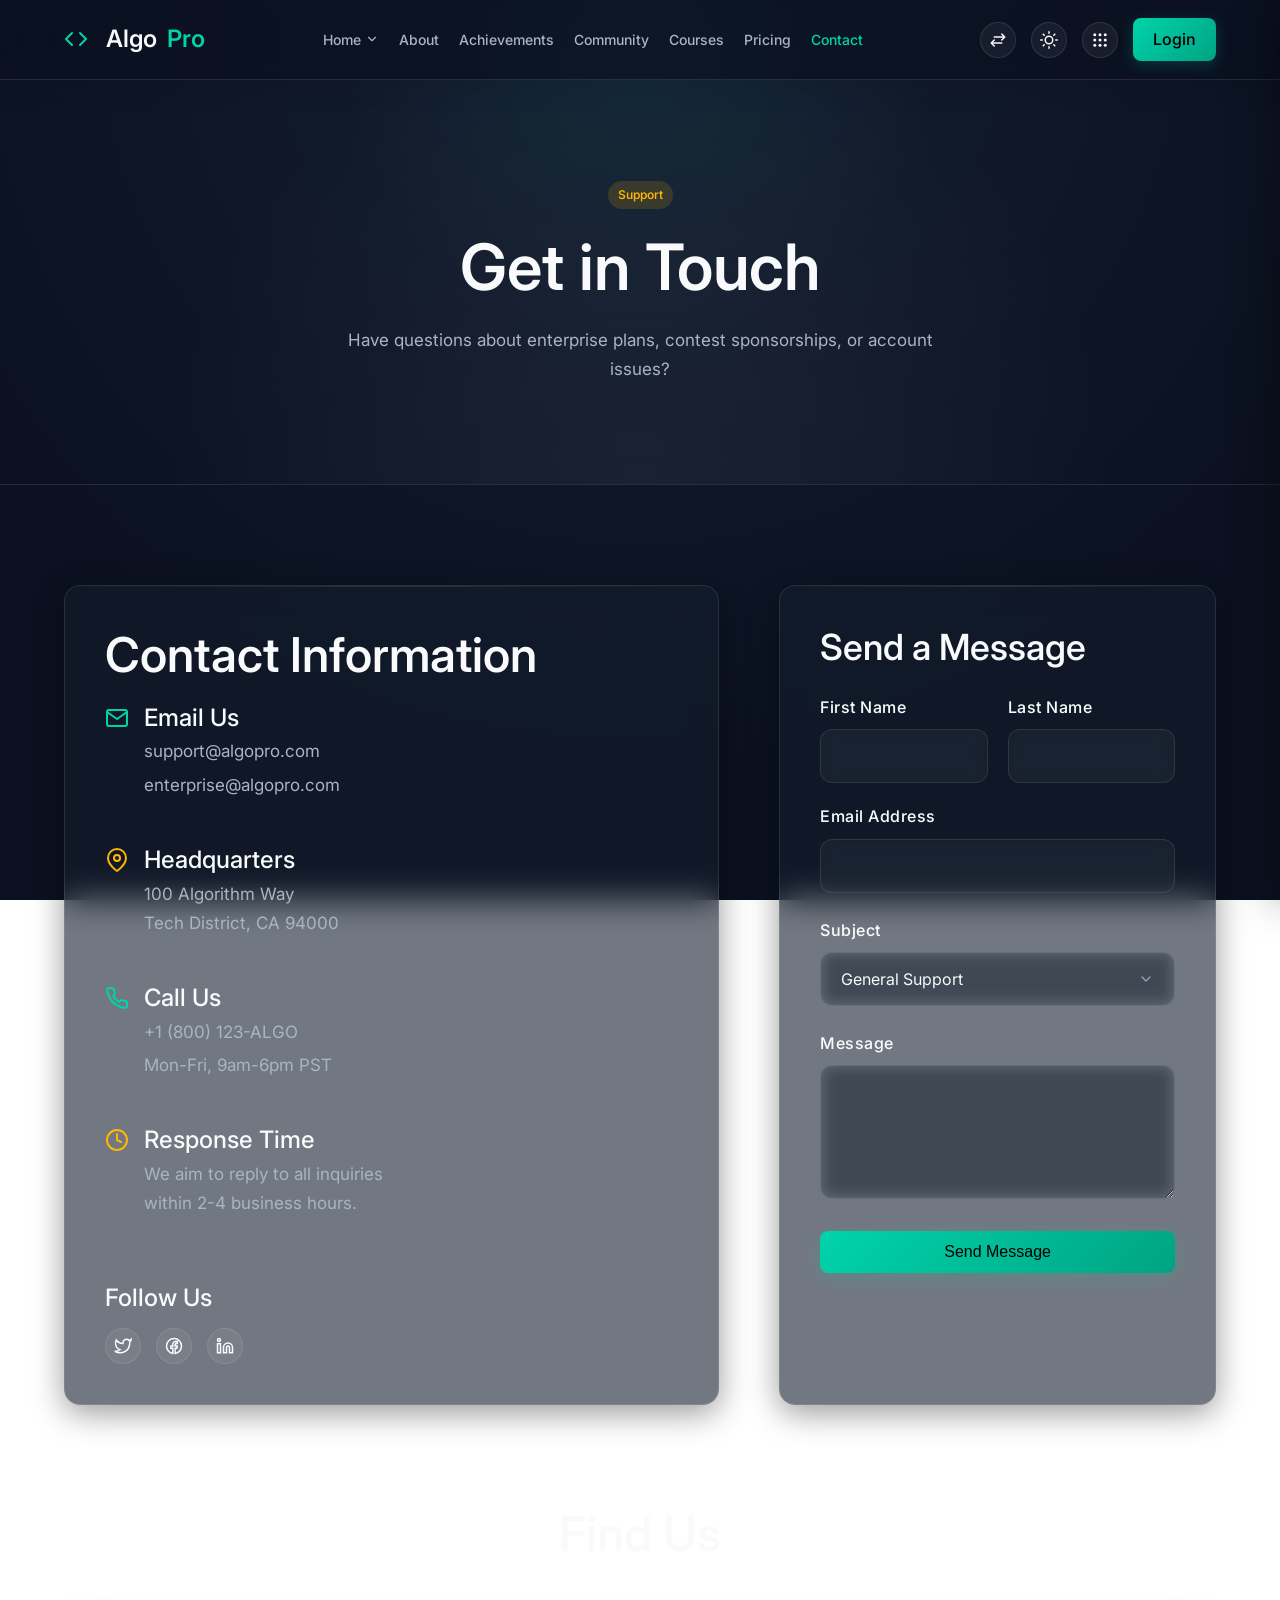
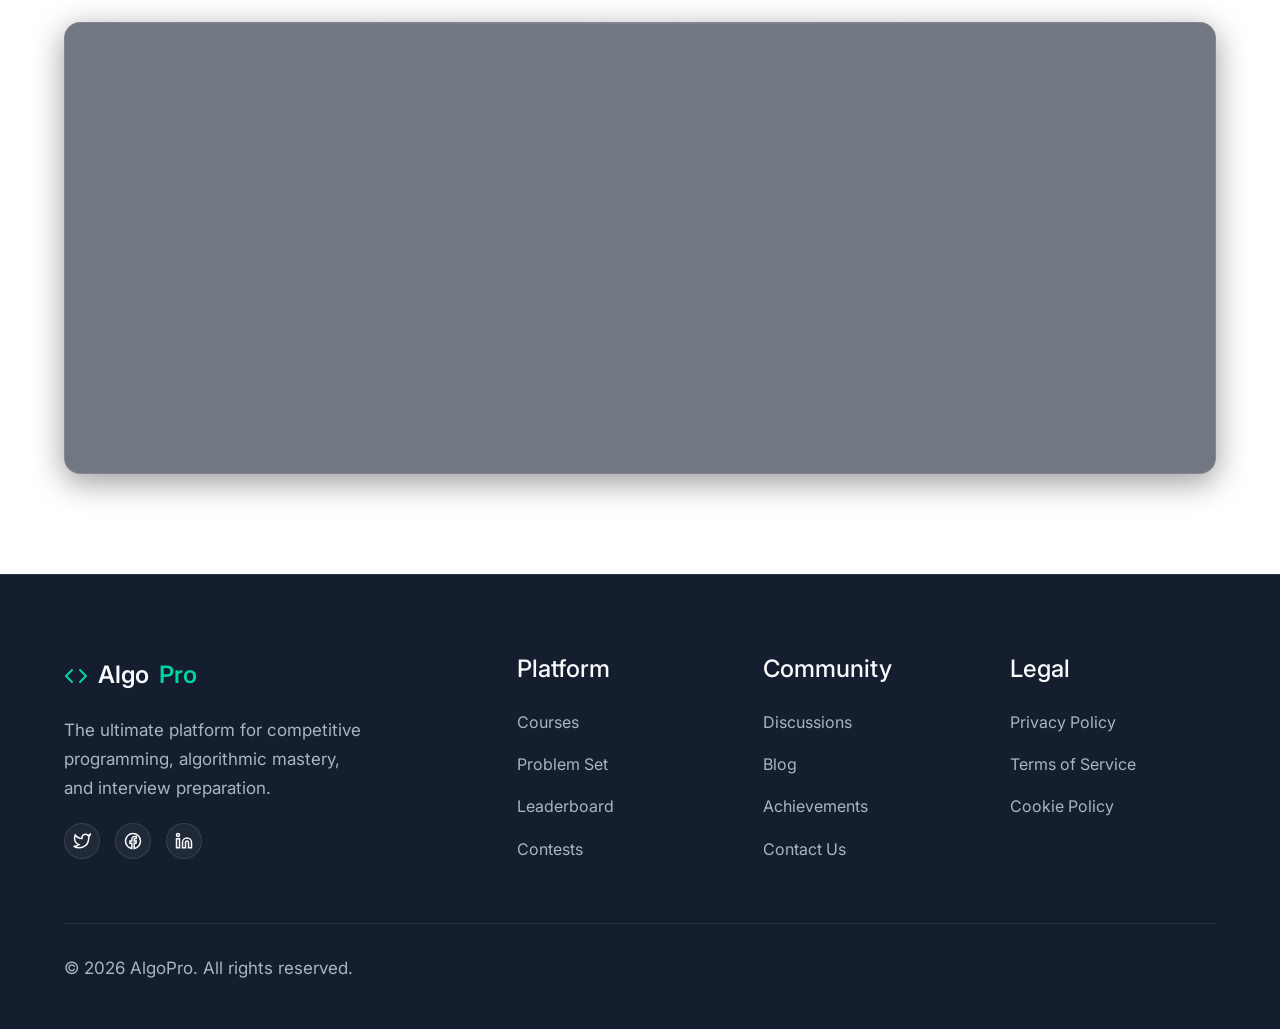
<file: contact.html>
<!DOCTYPE html>
<html lang="en" data-theme="dark">
<head>
    <meta charset="UTF-8">
    <meta name="viewport" content="width=device-width, initial-scale=1.0">
    <title>AlgoPro | Contact</title>
    <link rel="stylesheet" href="css/style.css">
    <link rel="stylesheet" href="css/rtl.css">
    <link rel="icon" type="image/svg+xml" href="images/favicon.svg">
</head>
<body>
    <div class="overlay"></div>
    <nav class="navbar">
        <a href="index.html" class="navbar-brand" style="display: inline-flex; align-items: center;"><svg width="24" height="24" viewBox="0 0 24 24" fill="none" stroke="var(--accent-color)" stroke-width="2" stroke-linecap="round" stroke-linejoin="round" style="margin-right: 8px; flex-shrink: 0;"><polyline points="16 18 22 12 16 6"></polyline><polyline points="8 6 2 12 8 18"></polyline></svg>Algo<span>Pro</span></a>
        <div class="nav-links">
            <div class="nav-dropdown">
                <a href="index.html" class="active" style="display: flex; align-items: center; gap: 4px;">Home <svg width="14" height="14" viewBox="0 0 24 24" fill="none" stroke="currentColor" stroke-width="2" stroke-linecap="round" stroke-linejoin="round"><polyline points="6 9 12 15 18 9"></polyline></svg></a>
                <div class="nav-dropdown-content">
                    <a href="index.html">Home 1</a>
                    <a href="home-2.html">Home 2</a>
                </div>
            </div>
            <a href="about.html">About</a>
            <a href="achievements.html">Achievements</a>
            <a href="community.html">Community</a>
            <a href="courses.html">Courses</a>
            <a href="pricing.html">Pricing</a>
            <a href="contact.html">Contact</a>
        </div>
        <div class="nav-actions" style="display:flex; gap:15px; align-items:center;">
            <button class="nav-icon-btn rtl-toggle" title="Toggle RTL">
                <svg width="18" height="18" viewBox="0 0 24 24" fill="none" stroke="currentColor" stroke-width="2" stroke-linecap="round" stroke-linejoin="round"><path d="M17 4l4 4-4 4M7 20l-4-4 4-4M21 8H7M3 16h14"/></svg>
            </button>
            <button class="nav-icon-btn theme-toggle" title="Toggle Theme">
                <svg width="18" height="18" viewBox="0 0 24 24" fill="none" stroke="currentColor" stroke-width="2" stroke-linecap="round" stroke-linejoin="round"><circle cx="12" cy="12" r="5"/><path d="M12 1v2M12 21v2M4.22 4.22l1.42 1.42M18.36 18.36l1.42 1.42M1 12h2M21 12h2M4.22 19.78l1.42-1.42M18.36 5.64l1.42-1.42"/></svg>
            </button>
            <a href="dashboard.html" title="Dashboard" class="nav-icon-btn">
                <svg width="18" height="18" viewBox="0 0 24 24" fill="currentColor"><circle cx="5" cy="5" r="2"/><circle cx="12" cy="5" r="2"/><circle cx="19" cy="5" r="2"/><circle cx="5" cy="12" r="2"/><circle cx="12" cy="12" r="2"/><circle cx="19" cy="12" r="2"/><circle cx="5" cy="19" r="2"/><circle cx="12" cy="19" r="2"/><circle cx="19" cy="19" r="2"/></svg>
            </a>
            <a href="login.html" class="btn btn-primary" style="padding:8px 20px;">Login</a>
        </div>
        <button class="hamburger">
            <svg width="24" height="24" viewBox="0 0 24 24" fill="none" stroke="currentColor" stroke-width="2"><line x1="3" y1="12" x2="21" y2="12"></line><line x1="3" y1="6" x2="21" y2="6"></line><line x1="3" y1="18" x2="21" y2="18"></line></svg>
        </button>
    </nav>

    <!-- Offcanvas Menu -->
    <div class="offcanvas">
        <button class="offcanvas-close">&times;</button>
        <a href="index.html" class="navbar-brand mb-4">Algo<span>Pro</span></a>
        <div class="offcanvas-links">
            <!-- Home accordion -->
            <div class="mobile-nav-group">
                <div class="mobile-nav-link mobile-nav-parent" onclick="this.parentElement.classList.toggle('open')" style="display:flex; justify-content:space-between; align-items:center; cursor:pointer;">
                    <span>Home</span>
                    <svg class="mobile-chevron" width="14" height="14" viewBox="0 0 24 24" fill="none" stroke="currentColor" stroke-width="2"><polyline points="6 9 12 15 18 9"/></svg>
                </div>
                <div class="mobile-nav-children">
                    <a href="index.html" class="mobile-nav-link mobile-nav-child">Home 1</a>
                    <a href="home-2.html" class="mobile-nav-link mobile-nav-child">Home 2</a>
                </div>
            </div>
            <a href="about.html" class="mobile-nav-link">About</a>
            <a href="achievements.html" class="mobile-nav-link">Achievements</a>
            <a href="community.html" class="mobile-nav-link">Community</a>
            <a href="courses.html" class="mobile-nav-link">Courses</a>
            <a href="pricing.html" class="mobile-nav-link">Pricing</a>
            <a href="contact.html" class="mobile-nav-link">Contact</a>
        </div>
        <div class="offcanvas-actions" style="margin-top: auto; padding-top: 20px; border-top: 1px solid var(--border-color); display: flex; flex-direction: column; gap: 15px;">
            <div style="display: flex; gap: 15px; justify-content: center;">
                <button class="nav-icon-btn rtl-toggle" title="Toggle RTL"><svg width="18" height="18" viewBox="0 0 24 24" fill="none" stroke="currentColor" stroke-width="2" stroke-linecap="round" stroke-linejoin="round"><path d="M17 4l4 4-4 4M7 20l-4-4 4-4M21 8H7M3 16h14"/></svg></button>
                <button class="nav-icon-btn theme-toggle" title="Toggle Theme"><svg width="24" height="24" viewBox="0 0 24 24" fill="none" stroke="currentColor" stroke-width="2"><circle cx="12" cy="12" r="5"/><path d="M12 1v2M12 21v2M4.22 4.22l1.42 1.42M18.36 18.36l1.42 1.42M1 12h2M21 12h2M4.22 19.78l1.42-1.42M18.36 5.64l1.42-1.42"/></svg></button>
                <a href="dashboard.html" class="nav-icon-btn" title="Dashboard"><svg width="18" height="18" viewBox="0 0 24 24" fill="currentColor"><circle cx="5" cy="5" r="2"/><circle cx="12" cy="5" r="2"/><circle cx="19" cy="5" r="2"/><circle cx="5" cy="12" r="2"/><circle cx="12" cy="12" r="2"/><circle cx="19" cy="12" r="2"/><circle cx="5" cy="19" r="2"/><circle cx="12" cy="19" r="2"/><circle cx="19" cy="19" r="2"/></svg></a>
            </div>
            <a href="login.html" class="btn btn-primary" style="text-align: center;">Login</a>
        </div>
    </div>

    <section class="small-hero">
        <div class="badge badge-medium mb-4">Support</div>
        <h1>Get in Touch</h1>
        <p>Have questions about enterprise plans, contest sponsorships, or account issues?</p>
    </section>

    <section class="section">
        <div class="grid-3" style="grid-template-columns: 1.5fr 1fr; gap: 60px; align-items: stretch;">
            <div class="card">
                <h2 class="mb-4">Contact Information</h2>
                
                <div class="mb-6" style="display: flex; gap: 15px; align-items: flex-start;">
                    <div style="color: var(--accent-color); padding-top: 2px;">
                        <svg width="24" height="24" viewBox="0 0 24 24" fill="none" stroke="currentColor" stroke-width="2" stroke-linecap="round" stroke-linejoin="round"><path d="M4 4h16c1.1 0 2 .9 2 2v12c0 1.1-.9 2-2 2H4c-1.1 0-2-.9-2-2V6c0-1.1.9-2 2-2z"></path><polyline points="22,6 12,13 2,6"></polyline></svg>
                    </div>
                    <div>
                        <h4 style="margin-bottom: 5px;">Email Us</h4>
                        <p style="color: var(--text-secondary); margin-bottom: 5px;"><a href="mailto:support@algopro.com" class="hover-link" style="color: inherit; text-decoration: none;">support@algopro.com</a></p>
                        <p style="color: var(--text-secondary);"><a href="mailto:enterprise@algopro.com" class="hover-link" style="color: inherit; text-decoration: none;">enterprise@algopro.com</a></p>
                    </div>
                </div>

                <div class="mb-6" style="display: flex; gap: 15px; align-items: flex-start;">
                    <div style="color: var(--highlight-color); padding-top: 2px;">
                        <svg width="24" height="24" viewBox="0 0 24 24" fill="none" stroke="currentColor" stroke-width="2" stroke-linecap="round" stroke-linejoin="round"><path d="M21 10c0 7-9 13-9 13s-9-6-9-13a9 9 0 0 1 18 0z"></path><circle cx="12" cy="10" r="3"></circle></svg>
                    </div>
                    <div>
                        <h4 style="margin-bottom: 5px;">Headquarters</h4>
                        <p style="color: var(--text-secondary);">100 Algorithm Way<br>Tech District, CA 94000</p>
                    </div>
                </div>

                <div class="mb-6" style="display: flex; gap: 15px; align-items: flex-start;">
                    <div style="color: var(--accent-color); padding-top: 2px;">
                        <svg width="24" height="24" viewBox="0 0 24 24" fill="none" stroke="currentColor" stroke-width="2" stroke-linecap="round" stroke-linejoin="round"><path d="M22 16.92v3a2 2 0 0 1-2.18 2 19.79 19.79 0 0 1-8.63-3.07 19.5 19.5 0 0 1-6-6 19.79 19.79 0 0 1-3.07-8.67A2 2 0 0 1 4.11 2h3a2 2 0 0 1 2 1.72 12.84 12.84 0 0 0 .7 2.81 2 2 0 0 1-.45 2.11L8.09 9.91a16 16 0 0 0 6 6l1.27-1.27a2 2 0 0 1 2.11-.45 12.84 12.84 0 0 0 2.81.7A2 2 0 0 1 22 16.92z"></path></svg>
                    </div>
                    <div>
                        <h4 style="margin-bottom: 5px;">Call Us</h4>
                        <p style="color: var(--text-secondary); margin-bottom: 5px;">+1 (800) 123-ALGO</p>
                        <p style="color: var(--text-secondary);">Mon-Fri, 9am-6pm PST</p>
                    </div>
                </div>

                <div class="mb-6" style="display: flex; gap: 15px; align-items: flex-start;">
                    <div style="color: var(--highlight-color); padding-top: 2px;">
                        <svg width="24" height="24" viewBox="0 0 24 24" fill="none" stroke="currentColor" stroke-width="2" stroke-linecap="round" stroke-linejoin="round"><circle cx="12" cy="12" r="10"></circle><polyline points="12 6 12 12 16 14"></polyline></svg>
                    </div>
                    <div>
                        <h4 style="margin-bottom: 5px;">Response Time</h4>
                        <p style="color: var(--text-secondary);">We aim to reply to all inquiries<br>within 2-4 business hours.</p>
                    </div>
                </div>

                <div style="margin-top: auto; padding-top: 20px;">
                    <h4 style="margin-bottom: 15px;">Follow Us</h4>
                    <div style="display: flex; gap: 15px;">
                        <a href="#" class="nav-icon-btn" title="Twitter"><svg width="18" height="18" viewBox="0 0 24 24" fill="none" stroke="currentColor" stroke-width="2"><path d="M23 3a10.9 10.9 0 0 1-3.14 1.53 4.48 4.48 0 0 0-7.86 3v1A10.66 10.66 0 0 1 3 4s-4 9 5 13a11.64 11.64 0 0 1-7 2c9 5 20 0 20-11.5a4.5 4.5 0 0 0-.08-.83A7.72 7.72 0 0 0 23 3z"/></svg></a>
                        <a href="#" class="nav-icon-btn" title="Facebook"><svg width="18" height="18" viewBox="0 0 24 24" fill="none" stroke="currentColor" stroke-width="2"><path d="M12 2.04c-5.5 0-10 4.49-10 10.02 0 5 3.66 9.15 8.44 9.9v-7H7.9v-2.9h2.54V9.85c0-2.51 1.49-3.89 3.78-3.89 1.09 0 2.23.19 2.23.19v2.47h-1.26c-1.24 0-1.63.77-1.63 1.56v1.88h2.78l-.45 2.9h-2.33v7a10 10 0 0 0 8.45-9.9c0-5.53-4.5-10.02-10-10.02z"/></svg></a>
                        <a href="#" class="nav-icon-btn" title="LinkedIn"><svg width="18" height="18" viewBox="0 0 24 24" fill="none" stroke="currentColor" stroke-width="2"><path d="M16 8a6 6 0 0 1 6 6v7h-4v-7a2 2 0 0 0-2-2 2 2 0 0 0-2 2v7h-4v-7a6 6 0 0 1 6-6z"/><rect x="2" y="9" width="4" height="12"/><circle cx="4" cy="4" r="2"/></svg></a>
                    </div>
                </div>
            </div>
            
            <div class="card" style="width: 100%;">
                <h3 style="margin-bottom: 25px;">Send a Message</h3>
                <form>
                    <div class="grid-3" style="grid-template-columns: 1fr 1fr; gap: 20px; margin-bottom: 20px;">
                        <div class="form-group" style="margin: 0;">
                            <label class="form-label">First Name</label>
                            <input type="text" class="form-control" required>
                        </div>
                        <div class="form-group" style="margin: 0;">
                            <label class="form-label">Last Name</label>
                            <input type="text" class="form-control" required>
                        </div>
                    </div>
                    <div class="form-group">
                        <label class="form-label">Email Address</label>
                        <input type="email" class="form-control" required>
                    </div>
                    <div class="form-group">
                        <label class="form-label">Subject</label>
                        <select class="form-control">
                            <option>General Support</option>
                            <option>Billing Inquiry</option>
                            <option>Enterprise Sales</option>
                            <option>Contest Sponsorship</option>
                            <option>Bug Report</option>
                        </select>
                    </div>
                    <div class="form-group">
                        <label class="form-label">Message</label>
                        <textarea class="form-control" rows="5" required></textarea>
                    </div>
                    <button type="submit" class="btn btn-primary" style="width: 100%;">Send Message</button>
                </form>
            </div>
        </div>
    </section>


    

    <!-- Map Section -->
    <section class="section" style="padding-top: 0;">
        <div class="section-header"><h2>Find Us</h2></div>
        <div class="card" style="padding: 0; overflow: hidden; border-radius: var(--border-radius); border-color: var(--glass-border);">
            <iframe src="https://www.google.com/maps/embed?pb=!1m18!1m12!1m3!1d3153.019284201389!2d-122.40132338468205!3d37.78851357975765!2m3!1f0!2f0!3f0!3m2!1i1024!2i768!4f13.1!3m3!1m2!1s0x80858062e588d071%3A0xcda6b08722aa0db8!2sSan%20Francisco%2C%20CA!5e0!3m2!1sen!2sus!4v1680000000000!5m2!1sen!2sus" width="100%" height="450" style="border:0; display: block; filter: hue-rotate(180deg) contrast(85%);" allowfullscreen="" loading="lazy" referrerpolicy="no-referrer-when-downgrade"></iframe>
        </div>
    </section>

<!-- Footer -->
    <footer class="footer">
        <div class="footer-grid">
            <div class="footer-col">
                <a href="index.html" class="navbar-brand mb-4">
                    <svg width="24" height="24" viewBox="0 0 24 24" fill="none" stroke="var(--accent-color)" stroke-width="2" stroke-linecap="round" stroke-linejoin="round">
                        <polyline points="16 18 22 12 16 6"></polyline>
                        <polyline points="8 6 2 12 8 18"></polyline>
                    </svg>
                    Algo<span>Pro</span>
                </a>
                <p style="margin-top: 20px; max-width: 300px;">The ultimate platform for competitive programming, algorithmic mastery, and interview preparation.</p>
                <div class="footer-social" style="display: flex; gap: 15px; margin-top: 20px;">
                    <a href="#" class="nav-icon-btn" title="Twitter"><svg width="18" height="18" viewBox="0 0 24 24" fill="none" stroke="currentColor" stroke-width="2"><path d="M23 3a10.9 10.9 0 0 1-3.14 1.53 4.48 4.48 0 0 0-7.86 3v1A10.66 10.66 0 0 1 3 4s-4 9 5 13a11.64 11.64 0 0 1-7 2c9 5 20 0 20-11.5a4.5 4.5 0 0 0-.08-.83A7.72 7.72 0 0 0 23 3z"/></svg></a>
                    <a href="#" class="nav-icon-btn" title="Facebook"><svg width="18" height="18" viewBox="0 0 24 24" fill="none" stroke="currentColor" stroke-width="2"><path d="M12 2.04c-5.5 0-10 4.49-10 10.02 0 5 3.66 9.15 8.44 9.9v-7H7.9v-2.9h2.54V9.85c0-2.51 1.49-3.89 3.78-3.89 1.09 0 2.23.19 2.23.19v2.47h-1.26c-1.24 0-1.63.77-1.63 1.56v1.88h2.78l-.45 2.9h-2.33v7a10 10 0 0 0 8.45-9.9c0-5.53-4.5-10.02-10-10.02z"/></svg></a>
                    <a href="#" class="nav-icon-btn" title="LinkedIn"><svg width="18" height="18" viewBox="0 0 24 24" fill="none" stroke="currentColor" stroke-width="2"><path d="M16 8a6 6 0 0 1 6 6v7h-4v-7a2 2 0 0 0-2-2 2 2 0 0 0-2 2v7h-4v-7a6 6 0 0 1 6-6z"/><rect x="2" y="9" width="4" height="12"/><circle cx="4" cy="4" r="2"/></svg></a>
                </div>
            </div>
            <div class="footer-col">
                <h4>Platform</h4>
                <div class="footer-links">
                    <a href="courses.html">Courses</a>
                    <a href="#">Problem Set</a>
                    <a href="#">Leaderboard</a>
                    <a href="contests.html">Contests</a>
                </div>
            </div>
            <div class="footer-col">
                <h4>Community</h4>
                <div class="footer-links">
                    <a href="community.html">Discussions</a>
                    <a href="#">Blog</a>
                    <a href="achievements.html">Achievements</a>
                    <a href="contact.html">Contact Us</a>
                </div>
            </div>
            <div class="footer-col">
                <h4>Legal</h4>
                <div class="footer-links">
                    <a href="#">Privacy Policy</a>
                    <a href="#">Terms of Service</a>
                    <a href="#">Cookie Policy</a>
                </div>
            </div>
        </div>
        <div class="footer-bottom">
            <p>&copy; 2026 AlgoPro. All rights reserved.</p>
        </div>
    </footer>

    <script src="js/main.js"></script>
    <button class="back-to-top" id="backToTop" title="Go to top"><svg width="24" height="24" viewBox="0 0 24 24" fill="none" stroke="currentColor" stroke-width="2" stroke-linecap="round" stroke-linejoin="round"><polyline points="18 15 12 9 6 15"></polyline></svg></button>
</body>
</html>
</file>
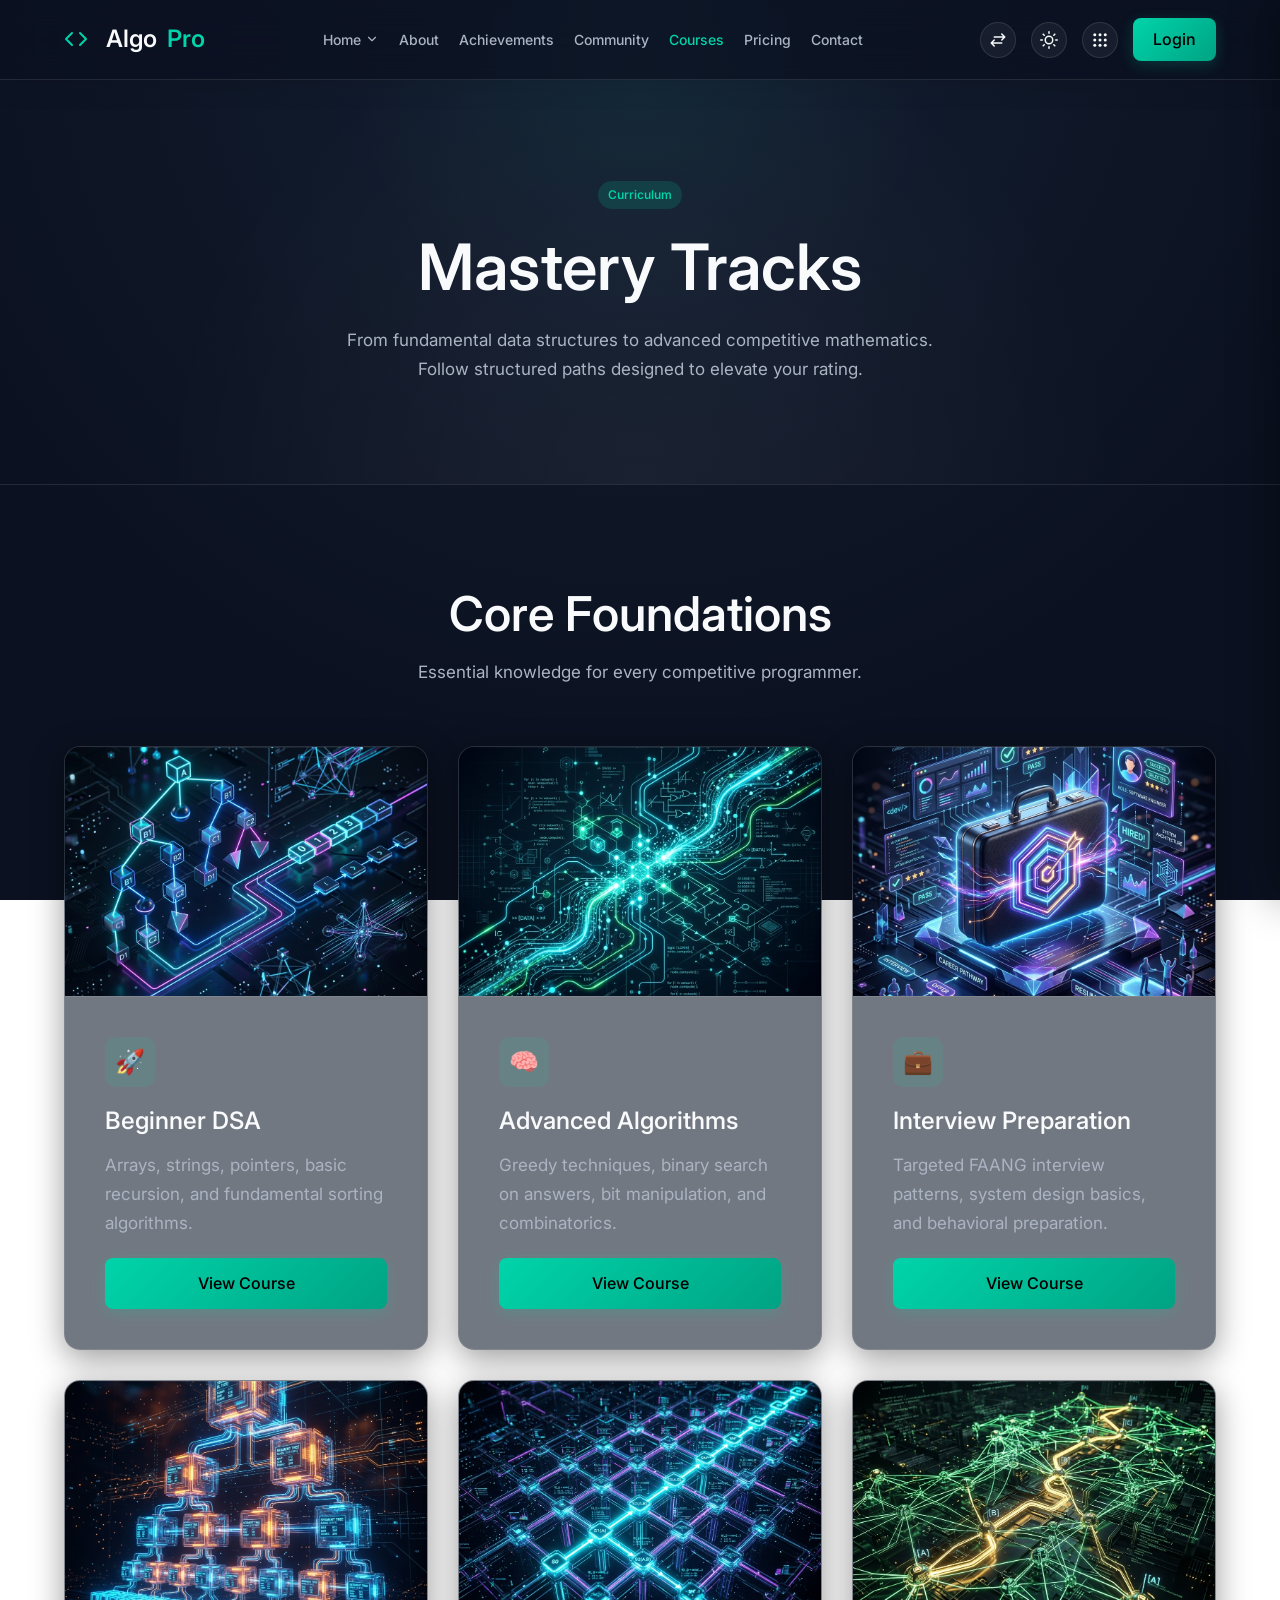
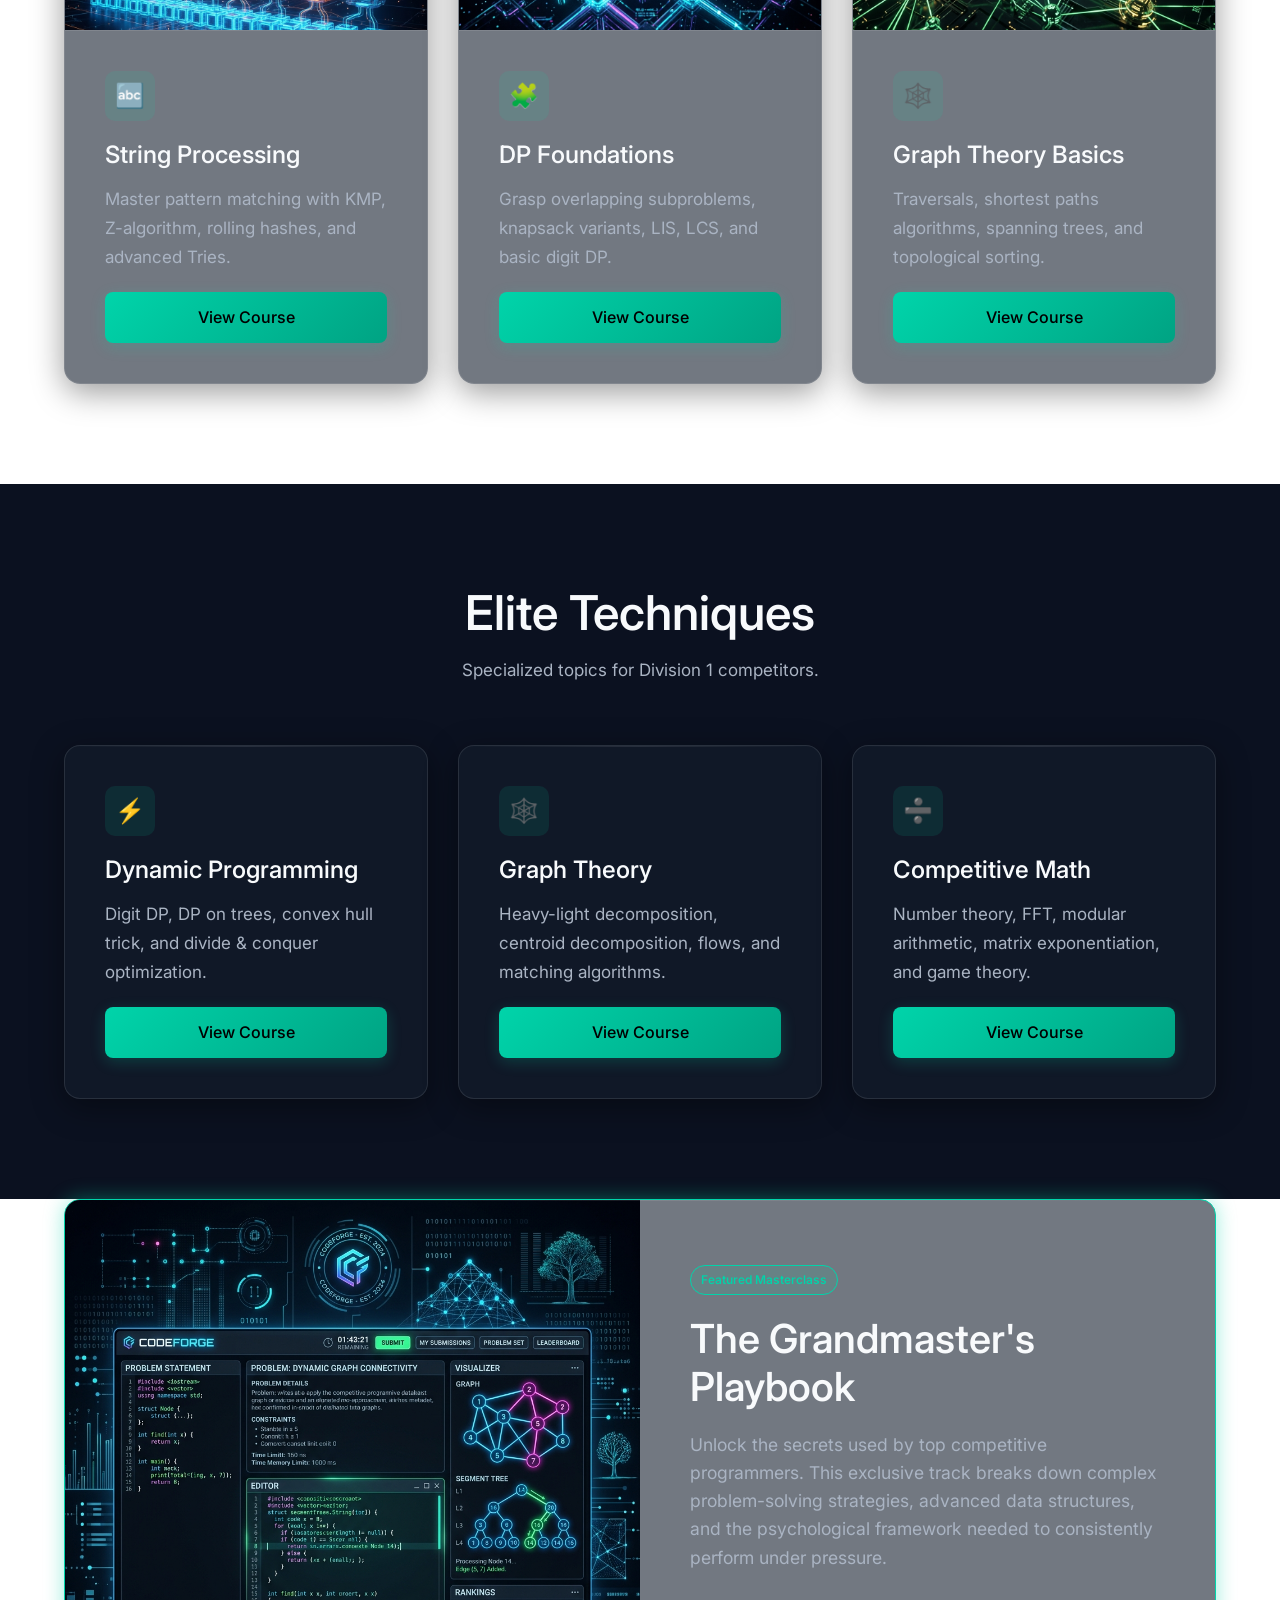
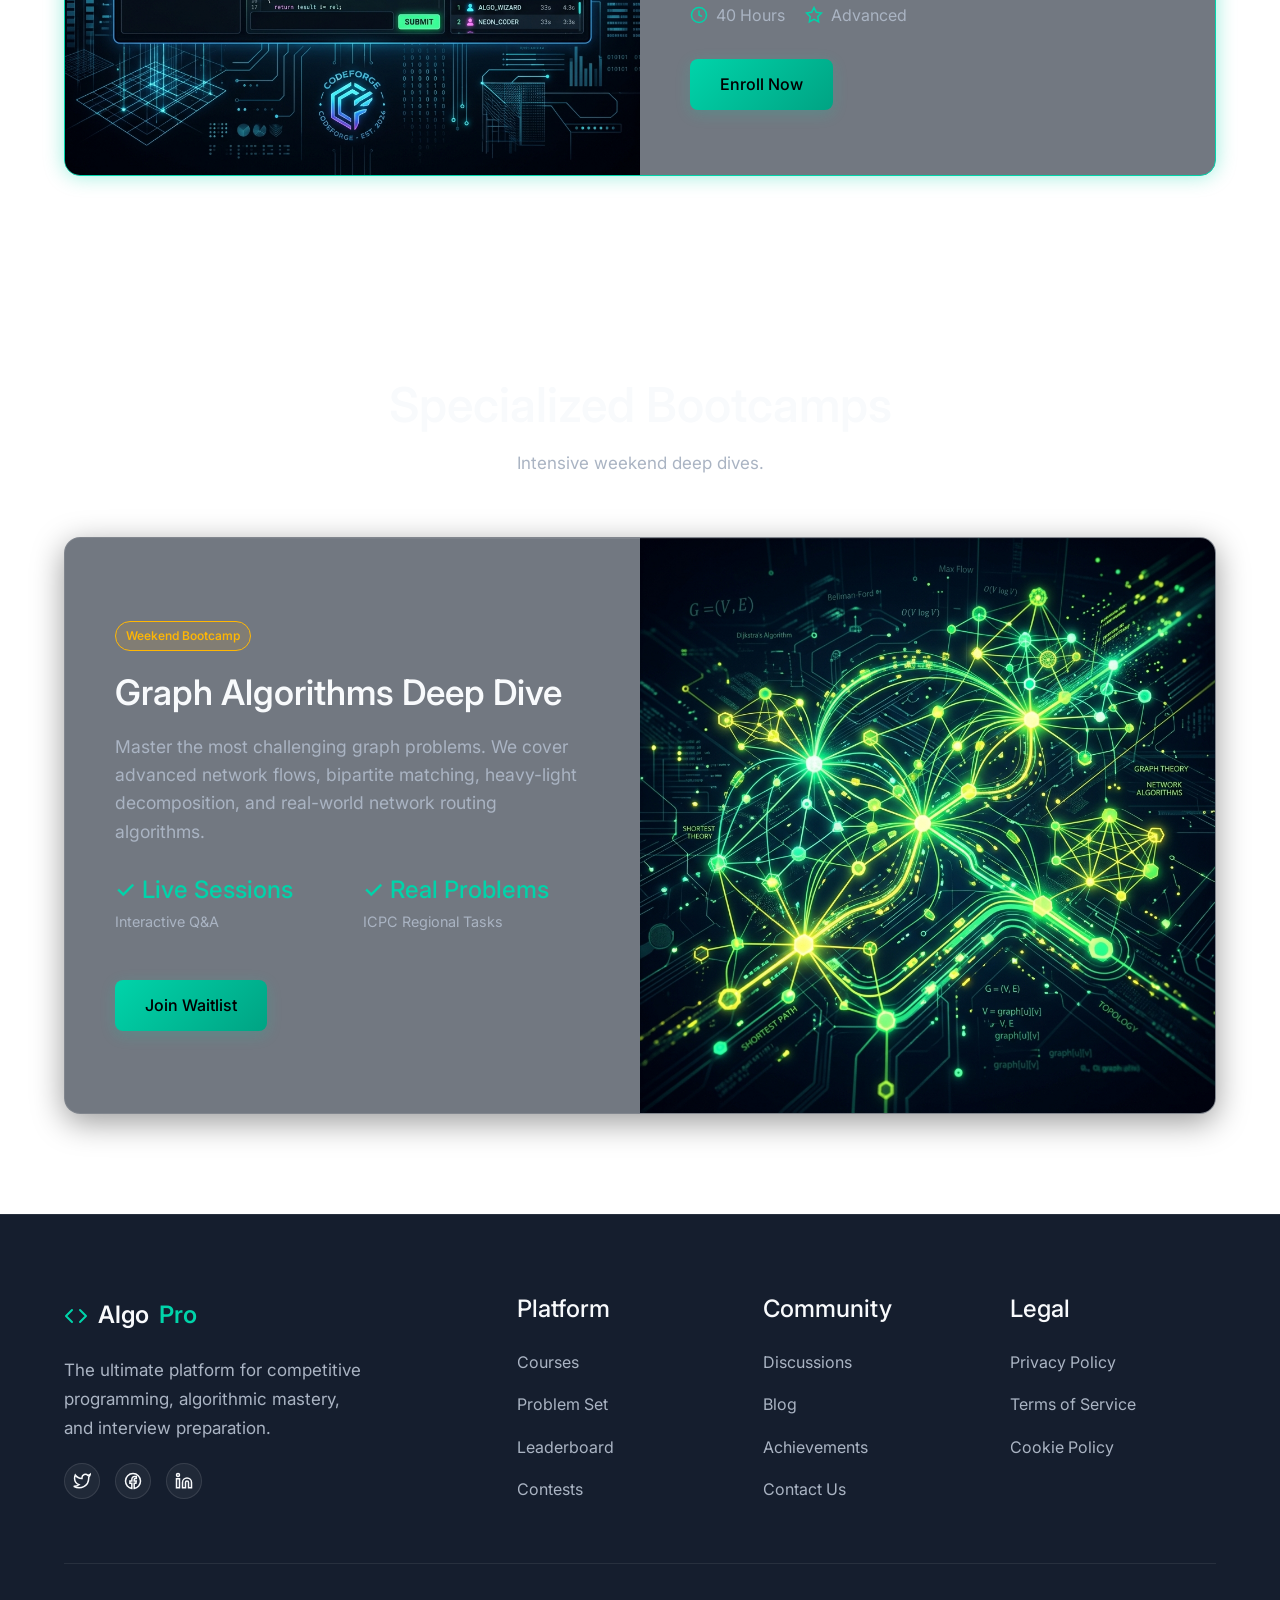
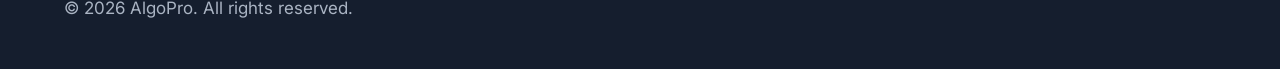
<file: courses.html>
<!DOCTYPE html>
<html lang="en" data-theme="dark">
<head>
    <meta charset="UTF-8">
    <meta name="viewport" content="width=device-width, initial-scale=1.0">
    <title>AlgoPro | Courses</title>
    <link rel="stylesheet" href="css/style.css">
    <link rel="stylesheet" href="css/rtl.css">
    <style>
        .courses-grid {
            display: grid;
            grid-template-columns: repeat(3, 1fr);
            gap: 30px;
        }
        @media (max-width: 1024px) {
            .courses-grid { grid-template-columns: repeat(2, 1fr); }
            .courses-grid.odd-cards > :nth-child(3) { grid-column: span 2; width: calc(50% - 15px); margin: 0 auto; }
        }
        @media (max-width: 767px) {
            .courses-grid { grid-template-columns: repeat(2, 1fr); }
        }
        @media (max-width: 480px) {
            .courses-grid { grid-template-columns: 1fr; }
            .courses-grid.odd-cards > :nth-child(3) { grid-column: auto; width: 100%; margin: 0; }
        }

        /* Featured Masterclass & Bootcamp - mobile centering */
        @media (max-width: 768px) {
            body { overflow-x: hidden; }

            /* Hero section */
            .small-hero { text-align: center; }

            /* All section headers */
            .section-header { text-align: center; }

            /* Course cards - center content */
            .card { text-align: center; }
            .card .card-icon { margin: 0 auto 15px; }
            .card .card-footer { margin-top: auto; }

            /* Featured card content */
            .featured-content {
                padding: 30px 20px !important;
                align-items: center !important;
                text-align: center !important;
            }
            .featured-content .badge {
                align-self: center !important;
            }
            .featured-content h2 {
                font-size: 1.8em !important;
            }
            .featured-content .meta-row {
                justify-content: center;
            }
            .featured-content .btn {
                align-self: center !important;
                width: 100%;
                text-align: center;
            }
            /* Bootcamp 2-col sub-grid stacks on mobile */
            .featured-content .grid-2 {
                grid-template-columns: 1fr !important;
                text-align: center;
            }
        }
    </style>
    <link rel="icon" type="image/svg+xml" href="images/favicon.svg">
</head>
<body>
    <div class="overlay"></div>
    <nav class="navbar">
        <a href="index.html" class="navbar-brand" style="display: inline-flex; align-items: center;"><svg width="24" height="24" viewBox="0 0 24 24" fill="none" stroke="var(--accent-color)" stroke-width="2" stroke-linecap="round" stroke-linejoin="round" style="margin-right: 8px; flex-shrink: 0;"><polyline points="16 18 22 12 16 6"></polyline><polyline points="8 6 2 12 8 18"></polyline></svg>Algo<span>Pro</span></a>
        <div class="nav-links">
            <div class="nav-dropdown">
                <a href="index.html" class="active" style="display: flex; align-items: center; gap: 4px;">Home <svg width="14" height="14" viewBox="0 0 24 24" fill="none" stroke="currentColor" stroke-width="2" stroke-linecap="round" stroke-linejoin="round"><polyline points="6 9 12 15 18 9"></polyline></svg></a>
                <div class="nav-dropdown-content">
                    <a href="index.html">Home 1</a>
                    <a href="home-2.html">Home 2</a>
                </div>
            </div>
            <a href="about.html">About</a>
            <a href="achievements.html">Achievements</a>
            <a href="community.html">Community</a>
            <a href="courses.html">Courses</a>
            <a href="pricing.html">Pricing</a>
            <a href="contact.html">Contact</a>
        </div>
        <div class="nav-actions" style="display:flex; gap:15px; align-items:center;">
            <button class="nav-icon-btn rtl-toggle" title="Toggle RTL">
                <svg width="18" height="18" viewBox="0 0 24 24" fill="none" stroke="currentColor" stroke-width="2" stroke-linecap="round" stroke-linejoin="round"><path d="M17 4l4 4-4 4M7 20l-4-4 4-4M21 8H7M3 16h14"/></svg>
            </button>
            <button class="nav-icon-btn theme-toggle" title="Toggle Theme">
                <svg width="18" height="18" viewBox="0 0 24 24" fill="none" stroke="currentColor" stroke-width="2" stroke-linecap="round" stroke-linejoin="round"><circle cx="12" cy="12" r="5"/><path d="M12 1v2M12 21v2M4.22 4.22l1.42 1.42M18.36 18.36l1.42 1.42M1 12h2M21 12h2M4.22 19.78l1.42-1.42M18.36 5.64l1.42-1.42"/></svg>
            </button>
            <a href="dashboard.html" title="Dashboard" class="nav-icon-btn">
                <svg width="18" height="18" viewBox="0 0 24 24" fill="currentColor"><circle cx="5" cy="5" r="2"/><circle cx="12" cy="5" r="2"/><circle cx="19" cy="5" r="2"/><circle cx="5" cy="12" r="2"/><circle cx="12" cy="12" r="2"/><circle cx="19" cy="12" r="2"/><circle cx="5" cy="19" r="2"/><circle cx="12" cy="19" r="2"/><circle cx="19" cy="19" r="2"/></svg>
            </a>
            <a href="login.html" class="btn btn-primary" style="padding:8px 20px;">Login</a>
        </div>
        <button class="hamburger">
            <svg width="24" height="24" viewBox="0 0 24 24" fill="none" stroke="currentColor" stroke-width="2"><line x1="3" y1="12" x2="21" y2="12"></line><line x1="3" y1="6" x2="21" y2="6"></line><line x1="3" y1="18" x2="21" y2="18"></line></svg>
        </button>
    </nav>

    <!-- Offcanvas Menu -->
    <div class="offcanvas">
        <button class="offcanvas-close">&times;</button>
        <a href="index.html" class="navbar-brand mb-4">Algo<span>Pro</span></a>
        <div class="offcanvas-links">
            <!-- Home accordion -->
            <div class="mobile-nav-group">
                <div class="mobile-nav-link mobile-nav-parent" onclick="this.parentElement.classList.toggle('open')" style="display:flex; justify-content:space-between; align-items:center; cursor:pointer;">
                    <span>Home</span>
                    <svg class="mobile-chevron" width="14" height="14" viewBox="0 0 24 24" fill="none" stroke="currentColor" stroke-width="2"><polyline points="6 9 12 15 18 9"/></svg>
                </div>
                <div class="mobile-nav-children">
                    <a href="index.html" class="mobile-nav-link mobile-nav-child">Home 1</a>
                    <a href="home-2.html" class="mobile-nav-link mobile-nav-child">Home 2</a>
                </div>
            </div>
            <a href="about.html" class="mobile-nav-link">About</a>
            <a href="achievements.html" class="mobile-nav-link">Achievements</a>
            <a href="community.html" class="mobile-nav-link">Community</a>
            <a href="courses.html" class="mobile-nav-link">Courses</a>
            <a href="pricing.html" class="mobile-nav-link">Pricing</a>
            <a href="contact.html" class="mobile-nav-link">Contact</a>
        </div>
        <div class="offcanvas-actions" style="margin-top: auto; padding-top: 20px; border-top: 1px solid var(--border-color); display: flex; flex-direction: column; gap: 15px;">
            <div style="display: flex; gap: 15px; justify-content: center;">
                <button class="nav-icon-btn rtl-toggle" title="Toggle RTL"><svg width="18" height="18" viewBox="0 0 24 24" fill="none" stroke="currentColor" stroke-width="2" stroke-linecap="round" stroke-linejoin="round"><path d="M17 4l4 4-4 4M7 20l-4-4 4-4M21 8H7M3 16h14"/></svg></button>
                <button class="nav-icon-btn theme-toggle" title="Toggle Theme"><svg width="24" height="24" viewBox="0 0 24 24" fill="none" stroke="currentColor" stroke-width="2"><circle cx="12" cy="12" r="5"/><path d="M12 1v2M12 21v2M4.22 4.22l1.42 1.42M18.36 18.36l1.42 1.42M1 12h2M21 12h2M4.22 19.78l1.42-1.42M18.36 5.64l1.42-1.42"/></svg></button>
                <a href="dashboard.html" class="nav-icon-btn" title="Dashboard"><svg width="18" height="18" viewBox="0 0 24 24" fill="currentColor"><circle cx="5" cy="5" r="2"/><circle cx="12" cy="5" r="2"/><circle cx="19" cy="5" r="2"/><circle cx="5" cy="12" r="2"/><circle cx="12" cy="12" r="2"/><circle cx="19" cy="12" r="2"/><circle cx="5" cy="19" r="2"/><circle cx="12" cy="19" r="2"/><circle cx="19" cy="19" r="2"/></svg></a>
            </div>
            <a href="login.html" class="btn btn-primary" style="text-align: center;">Login</a>
        </div>
    </div>

    <section class="small-hero">
        <div class="badge badge-easy mb-4">Curriculum</div>
        <h1>Mastery Tracks</h1>
        <p>From fundamental data structures to advanced competitive mathematics. Follow structured paths designed to elevate your rating.</p>
    </section>
    

    <!-- Beginner & Intermediate -->
    <section class="section">
        <div class="section-header"><h2>Core Foundations</h2><p>Essential knowledge for every competitive programmer.</p></div>
        <div class="courses-grid">
            <div class="card" style="padding: 0; min-height: 450px;">
                <img src="images/dsa_course.png" alt="Beginner DSA" style="width: 100%; height: 250px; object-fit: cover; border-bottom: 1px solid var(--glass-border);">
                <div style="padding: 40px; display: flex; flex-direction: column; flex-grow: 1;">
                    <div class="card-icon">🚀</div>
                    <h3 class="card-title">Beginner DSA</h3>
                    <p class="card-desc">Arrays, strings, pointers, basic recursion, and fundamental sorting algorithms.</p>
                    <div class="card-footer"><a href="#" class="btn btn-primary" style="width:100%">View Course</a></div>
                </div>
            </div>
            <div class="card" style="padding: 0; min-height: 450px;">
                <img src="images/advanced_algo.png" alt="Advanced Algorithms" style="width: 100%; height: 250px; object-fit: cover; border-bottom: 1px solid var(--glass-border);">
                <div style="padding: 40px; display: flex; flex-direction: column; flex-grow: 1;">
                    <div class="card-icon">🧠</div>
                    <h3 class="card-title">Advanced Algorithms</h3>
                    <p class="card-desc">Greedy techniques, binary search on answers, bit manipulation, and combinatorics.</p>
                    <div class="card-footer"><a href="#" class="btn btn-primary" style="width:100%">View Course</a></div>
                </div>
            </div>
            <div class="card" style="padding: 0; min-height: 450px;">
                <img src="images/interview_prep.png" alt="Interview Preparation" style="width: 100%; height: 250px; object-fit: cover; border-bottom: 1px solid var(--glass-border);">
                <div style="padding: 40px; display: flex; flex-direction: column; flex-grow: 1;">
                    <div class="card-icon">💼</div>
                    <h3 class="card-title">Interview Preparation</h3>
                    <p class="card-desc">Targeted FAANG interview patterns, system design basics, and behavioral preparation.</p>
                    <div class="card-footer"><a href="#" class="btn btn-primary" style="width:100%">View Course</a></div>
                </div>
            </div>
            <div class="card" style="padding: 0; min-height: 450px;">
                <img src="images/ds_visual.png" alt="String Processing" style="width: 100%; height: 250px; object-fit: cover; border-bottom: 1px solid var(--glass-border);">
                <div style="padding: 40px; display: flex; flex-direction: column; flex-grow: 1;">
                    <div class="card-icon">🔤</div>
                    <h3 class="card-title">String Processing</h3>
                    <p class="card-desc">Master pattern matching with KMP, Z-algorithm, rolling hashes, and advanced Tries.</p>
                    <div class="card-footer"><a href="#" class="btn btn-primary" style="width:100%">View Course</a></div>
                </div>
            </div>
            <div class="card" style="padding: 0; min-height: 450px;">
                <img src="images/dp_visual.png" alt="Dynamic Programming" style="width: 100%; height: 250px; object-fit: cover; border-bottom: 1px solid var(--glass-border);">
                <div style="padding: 40px; display: flex; flex-direction: column; flex-grow: 1;">
                    <div class="card-icon">🧩</div>
                    <h3 class="card-title">DP Foundations</h3>
                    <p class="card-desc">Grasp overlapping subproblems, knapsack variants, LIS, LCS, and basic digit DP.</p>
                    <div class="card-footer"><a href="#" class="btn btn-primary" style="width:100%">View Course</a></div>
                </div>
            </div>
            <div class="card" style="padding: 0; min-height: 450px;">
                <img src="images/graph_visual.png" alt="Graph Theory" style="width: 100%; height: 250px; object-fit: cover; border-bottom: 1px solid var(--glass-border);">
                <div style="padding: 40px; display: flex; flex-direction: column; flex-grow: 1;">
                    <div class="card-icon">🕸️</div>
                    <h3 class="card-title">Graph Theory Basics</h3>
                    <p class="card-desc">Traversals, shortest paths algorithms, spanning trees, and topological sorting.</p>
                    <div class="card-footer"><a href="#" class="btn btn-primary" style="width:100%">View Course</a></div>
                </div>
            </div>
        </div>
    </section>

    <!-- Advanced Tracks -->
    <section class="section" style="background: var(--bg-color);">
        <div class="section-header"><h2>Elite Techniques</h2><p>Specialized topics for Division 1 competitors.</p></div>
        <div class="courses-grid odd-cards">
            <div class="card elite-card-anim">
                <div class="card-icon" style="color:var(--highlight-color);"><span class="elite-icon-anim">⚡</span></div>
                <h3 class="card-title">Dynamic Programming</h3>
                <p class="card-desc">Digit DP, DP on trees, convex hull trick, and divide & conquer optimization.</p>
                <div class="card-footer"><a href="#" class="btn btn-primary" style="width:100%">View Course</a></div>
            </div>
            <div class="card elite-card-anim">
                <div class="card-icon" style="color:var(--highlight-color);"><span class="elite-icon-anim">🕸️</span></div>
                <h3 class="card-title">Graph Theory</h3>
                <p class="card-desc">Heavy-light decomposition, centroid decomposition, flows, and matching algorithms.</p>
                <div class="card-footer"><a href="#" class="btn btn-primary" style="width:100%">View Course</a></div>
            </div>
            <div class="card elite-card-anim">
                <div class="card-icon" style="color:var(--highlight-color);"><span class="elite-icon-anim">➗</span></div>
                <h3 class="card-title">Competitive Math</h3>
                <p class="card-desc">Number theory, FFT, modular arithmetic, matrix exponentiation, and game theory.</p>
                <div class="card-footer"><a href="#" class="btn btn-primary" style="width:100%">View Course</a></div>
            </div>
        </div>
    </section>

<!-- Featured Track -->
    <section class="section" style="padding-top: 0;">
        <div class="card" style="padding: 0; overflow: hidden; border: 1px solid var(--accent-color); box-shadow: var(--primary-glow);">
            <div class="grid-2" style="gap: 0; align-items: stretch;">
                <div>
                    <img src="images/course1.png" alt="Competitive Programming Setup" style="width: 100%; height: 100%; object-fit: cover; display: block; min-height: 300px;">
                </div>
                <div class="featured-content" style="padding: 50px; display: flex; flex-direction: column; justify-content: center;">
                    <div class="badge badge-medium mb-4" style="background: rgba(0, 212, 170, 0.1); color: var(--accent-color); border: 1px solid var(--accent-color); align-self: flex-start;">Featured Masterclass</div>
                    <h2 style="margin-bottom: 20px; font-size: 2.5em;">The Grandmaster's Playbook</h2>
                    <p style="color: var(--text-secondary); margin-bottom: 30px; font-size: 1.1em; line-height: 1.6;">
                        Unlock the secrets used by top competitive programmers. This exclusive track breaks down complex problem-solving strategies, advanced data structures, and the psychological framework needed to consistently perform under pressure.
                    </p>
                    <div class="meta-row" style="display: flex; gap: 20px; margin-bottom: 30px; flex-wrap: wrap;">
                        <div style="display: flex; align-items: center; gap: 8px; color: var(--text-secondary);">
                            <svg width="18" height="18" viewBox="0 0 24 24" fill="none" stroke="var(--accent-color)" stroke-width="2"><circle cx="12" cy="12" r="10"></circle><polyline points="12 6 12 12 16 14"></polyline></svg>
                            40 Hours
                        </div>
                        <div style="display: flex; align-items: center; gap: 8px; color: var(--text-secondary);">
                            <svg width="18" height="18" viewBox="0 0 24 24" fill="none" stroke="var(--accent-color)" stroke-width="2"><polygon points="12 2 15.09 8.26 22 9.27 17 14.14 18.18 21.02 12 17.77 5.82 21.02 7 14.14 2 9.27 8.91 8.26 12 2"></polygon></svg>
                            Advanced
                        </div>
                    </div>
                    <a href="register.html" class="btn btn-primary" style="align-self: flex-start; padding: 12px 30px;">Enroll Now</a>
                </div>
            </div>
        </div>
    </section>

    <!-- Masterclasses -->
    <section class="section">
        <div class="section-header"><h2>Specialized Bootcamps</h2><p>Intensive weekend deep dives.</p></div>
        <div class="card" style="padding: 0; overflow: hidden; border: 1px solid var(--glass-border);">
            <div class="grid-2" style="gap: 0; align-items: stretch;">
                <div class="featured-content" style="padding: 50px; display: flex; flex-direction: column; justify-content: center;">
                    <div class="badge badge-medium mb-4" style="background: rgba(255, 170, 0, 0.1); color: var(--highlight-color); border: 1px solid var(--highlight-color); align-self: flex-start;">Weekend Bootcamp</div>
                    <h2 style="margin-bottom: 20px; font-size: 2.2em;">Graph Algorithms Deep Dive</h2>
                    <p style="color: var(--text-secondary); margin-bottom: 30px; font-size: 1.1em; line-height: 1.6;">
                        Master the most challenging graph problems. We cover advanced network flows, bipartite matching, heavy-light decomposition, and real-world network routing algorithms.
                    </p>
                    <div class="grid-2" style="gap: 20px; margin-bottom: 30px;">
                        <div><h4 style="color: var(--accent-color); margin-bottom: 5px;">&#10003; Live Sessions</h4><p style="font-size: 0.9em; color: var(--text-secondary);">Interactive Q&A</p></div>
                        <div><h4 style="color: var(--accent-color); margin-bottom: 5px;">&#10003; Real Problems</h4><p style="font-size: 0.9em; color: var(--text-secondary);">ICPC Regional Tasks</p></div>
                    </div>
                    <a href="#" class="btn btn-primary" style="align-self: flex-start; padding: 12px 30px;">Join Waitlist</a>
                </div>
                <div>
                    <img src="images/course2.png" alt="Graph Algorithms Deep Dive" style="width: 100%; height: 100%; object-fit: cover; display: block; min-height: 300px;">
                </div>
            </div>
        </div>
    </section>

<!-- Footer -->
    <footer class="footer">
        <div class="footer-grid">
            <div class="footer-col">
                <a href="index.html" class="navbar-brand mb-4">
                    <svg width="24" height="24" viewBox="0 0 24 24" fill="none" stroke="var(--accent-color)" stroke-width="2" stroke-linecap="round" stroke-linejoin="round">
                        <polyline points="16 18 22 12 16 6"></polyline>
                        <polyline points="8 6 2 12 8 18"></polyline>
                    </svg>
                    Algo<span>Pro</span>
                </a>
                <p style="margin-top: 20px; max-width: 300px;">The ultimate platform for competitive programming, algorithmic mastery, and interview preparation.</p>
                <div class="footer-social" style="display: flex; gap: 15px; margin-top: 20px;">
                    <a href="#" class="nav-icon-btn" title="Twitter"><svg width="18" height="18" viewBox="0 0 24 24" fill="none" stroke="currentColor" stroke-width="2"><path d="M23 3a10.9 10.9 0 0 1-3.14 1.53 4.48 4.48 0 0 0-7.86 3v1A10.66 10.66 0 0 1 3 4s-4 9 5 13a11.64 11.64 0 0 1-7 2c9 5 20 0 20-11.5a4.5 4.5 0 0 0-.08-.83A7.72 7.72 0 0 0 23 3z"/></svg></a>
                    <a href="#" class="nav-icon-btn" title="Facebook"><svg width="18" height="18" viewBox="0 0 24 24" fill="none" stroke="currentColor" stroke-width="2"><path d="M12 2.04c-5.5 0-10 4.49-10 10.02 0 5 3.66 9.15 8.44 9.9v-7H7.9v-2.9h2.54V9.85c0-2.51 1.49-3.89 3.78-3.89 1.09 0 2.23.19 2.23.19v2.47h-1.26c-1.24 0-1.63.77-1.63 1.56v1.88h2.78l-.45 2.9h-2.33v7a10 10 0 0 0 8.45-9.9c0-5.53-4.5-10.02-10-10.02z"/></svg></a>
                    <a href="#" class="nav-icon-btn" title="LinkedIn"><svg width="18" height="18" viewBox="0 0 24 24" fill="none" stroke="currentColor" stroke-width="2"><path d="M16 8a6 6 0 0 1 6 6v7h-4v-7a2 2 0 0 0-2-2 2 2 0 0 0-2 2v7h-4v-7a6 6 0 0 1 6-6z"/><rect x="2" y="9" width="4" height="12"/><circle cx="4" cy="4" r="2"/></svg></a>
                </div>
            </div>
            <div class="footer-col">
                <h4>Platform</h4>
                <div class="footer-links">
                    <a href="courses.html">Courses</a>
                    <a href="#">Problem Set</a>
                    <a href="#">Leaderboard</a>
                    <a href="contests.html">Contests</a>
                </div>
            </div>
            <div class="footer-col">
                <h4>Community</h4>
                <div class="footer-links">
                    <a href="community.html">Discussions</a>
                    <a href="#">Blog</a>
                    <a href="achievements.html">Achievements</a>
                    <a href="contact.html">Contact Us</a>
                </div>
            </div>
            <div class="footer-col">
                <h4>Legal</h4>
                <div class="footer-links">
                    <a href="#">Privacy Policy</a>
                    <a href="#">Terms of Service</a>
                    <a href="#">Cookie Policy</a>
                </div>
            </div>
        </div>
        <div class="footer-bottom">
            <p>&copy; 2026 AlgoPro. All rights reserved.</p>
        </div>
    </footer>

    <script src="js/main.js"></script>
    <button class="back-to-top" id="backToTop" title="Go to top"><svg width="24" height="24" viewBox="0 0 24 24" fill="none" stroke="currentColor" stroke-width="2" stroke-linecap="round" stroke-linejoin="round"><polyline points="18 15 12 9 6 15"></polyline></svg></button>
</body>
</html>
</file>
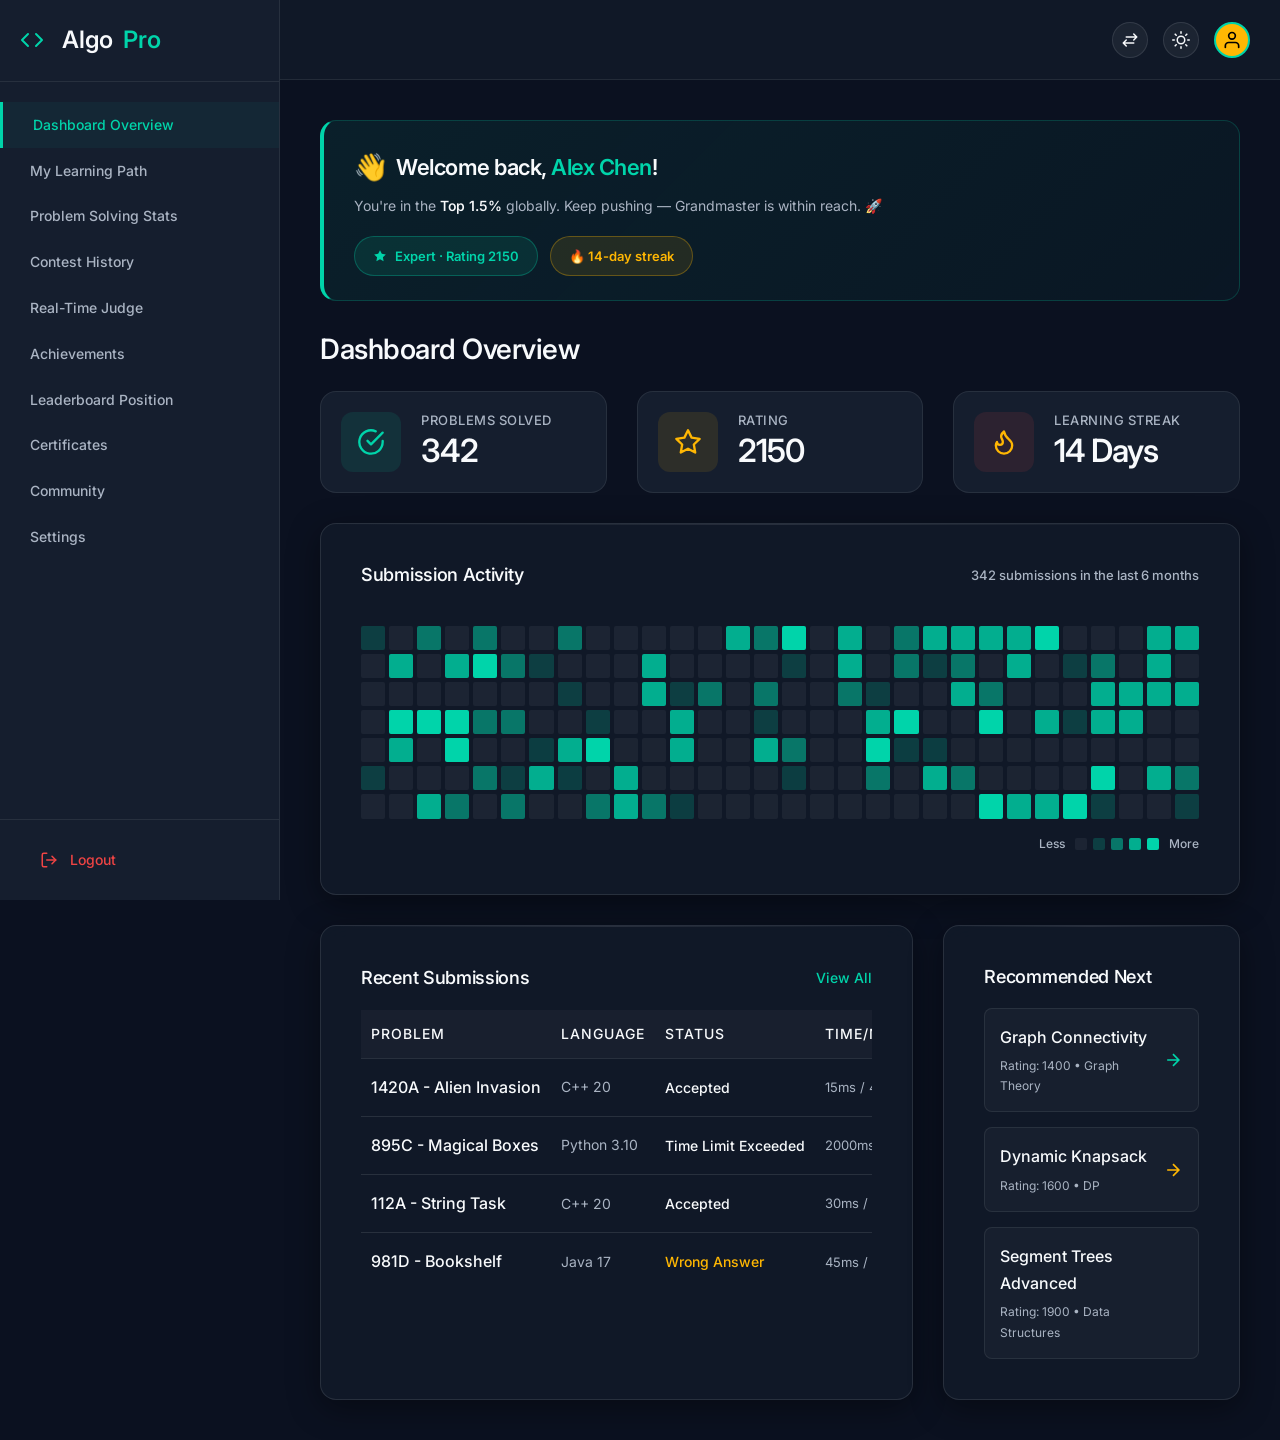
<file: dashboard.html>
<!DOCTYPE html>
<html lang="en" data-theme="dark">
<head>
    <meta charset="UTF-8">
    <meta name="viewport" content="width=device-width, initial-scale=1.0">
    <title>AlgoPro | Dashboard</title>
    <link rel="stylesheet" href="css/style.css">
    <link rel="stylesheet" href="css/rtl.css">
    <style>
        body { background: var(--bg-color); }
        .dashboard-layout {
            display: flex;
            min-height: 100vh;
            padding-top: var(--header-height);
        }
        .dashboard-sidebar {
            width: 280px;
            background: var(--card-bg);
            border-right: 1px solid var(--border-color);
            position: fixed;
            top: var(--header-height);
            left: 0;
            height: calc(100vh - var(--header-height));
            overflow-y: auto;
            padding: 0 0 0 0;
            z-index: 10;
            display: flex;
            flex-direction: column;
        }
        .dashboard-sidebar::-webkit-scrollbar {
            width: 6px;
        }
        .dashboard-sidebar::-webkit-scrollbar-track {
            background: transparent;
        }
        .dashboard-sidebar::-webkit-scrollbar-thumb {
            background: var(--border-color);
            border-radius: 3px;
        }
        @media (min-width: 1025px) {
            .sidebar-mobile-toggles { display: none !important; }
        }
        .dashboard-main {
            flex: 1;
            margin-left: 280px;
            padding: 40px;
            min-height: calc(100vh - var(--header-height));
            min-width: 0;
        }
        .nav-item {
            display: flex;
            align-items: center;
            gap: 15px;
            padding: 11px 30px;
            color: var(--text-secondary);
            cursor: pointer;
            transition: var(--transition);
            font-weight: 500;
            font-size: 14px;
        }
        .nav-item:hover, .nav-item.active {
            color: var(--accent-color);
            background: rgba(0, 212, 170, 0.05);
            border-left: 3px solid var(--accent-color);
        }
        .tab-content { display: none; animation: fadeIn 0.3s; }
        .tab-content.active { display: block; }
        @keyframes fadeIn { from { opacity: 0; } to { opacity: 1; } }

        /* Dashboard specific widgets */
        .stat-card {
            background: var(--card-bg);
            border: 1px solid var(--border-color);
            border-radius: var(--border-radius);
            padding: 20px;
            display: flex;
            align-items: center;
            gap: 20px;
        }
        .stat-icon {
            width: 60px; height: 60px;
            border-radius: 12px;
            background: rgba(0, 212, 170, 0.1);
            color: var(--accent-color);
            display: flex; align-items: center; justify-content: center;
            font-size: 24px;
        }
        .stat-info h4 { margin: 0; font-size: 13px; color: var(--text-secondary); text-transform: uppercase; letter-spacing: 0.5px; font-weight: 500; }
        .stat-info div { font-size: 32px; font-weight: 580; color: var(--text-color); line-height: 1.2; letter-spacing: -1px; margin-top: 4px; }
        
        .dashboard-main h2 {
            font-size: 28px;
            font-weight: 560;
            letter-spacing: -0.5px;
            margin-bottom: 24px;
            color: var(--text-color);
        }
        
        .dashboard-main h3 {
            font-size: 18px;
            font-weight: 540;
            letter-spacing: -0.3px;
            margin-bottom: 20px;
        }
        
        .heat-map {
            display: grid;
            grid-template-columns: repeat(30, 1fr);
            gap: 4px;
            margin-top: 20px;
        }
        .heat-cell {
            aspect-ratio: 1;
            background: var(--icon-bg);
            border-radius: 2px;
        }
        .heat-1 { background: rgba(0, 212, 170, 0.2); }
        .heat-2 { background: rgba(0, 212, 170, 0.5); }
        .heat-3 { background: rgba(0, 212, 170, 0.8); }
        .heat-4 { background: rgba(0, 212, 170, 1); }

        body { padding-top: 0; }
        .dashboard-sidebar {
            top: 0;
            height: 100vh;
            z-index: 1001;
        }
        .dashboard-navbar {
            position: fixed;
            top: 0;
            left: 280px;
            width: calc(100% - 280px);
            height: var(--header-height);
            background: var(--glass-bg);
            backdrop-filter: blur(16px);
            -webkit-backdrop-filter: blur(16px);
            border-bottom: 1px solid var(--border-color);
            display: flex;
            justify-content: flex-end;
            align-items: center;
            padding: 0 30px;
            z-index: 1000;
        }

        @media (max-width: 1024px) {
            .dashboard-navbar {
                left: 0;
                width: 100%;
                justify-content: space-between;
            }
            .dashboard-hamburger { display: block !important; }
            .sidebar-close-btn { display: block !important; font-size: 24px; }
            
            .dashboard-sidebar {
                transform: translateX(-100%);
                transition: transform 0.3s ease;
            }
            .dashboard-sidebar.show {
                transform: translateX(0);
            }
            .dashboard-main { margin-left: 0; padding: 20px; }
            .mobile-sidebar-toggle { display: block !important; margin-bottom: 20px; }
            
            /* Keep Problems Solved and Rating on 1 line on tablet/mobile */
            .odd-cards {
                grid-template-columns: 1fr 1fr !important;
            }
            .odd-cards > :nth-child(3) {
                grid-column: span 2;
            }
        }

        @media (max-width: 600px) {
            .odd-cards {
                grid-template-columns: 1fr !important;
            }
            .odd-cards > :nth-child(3) {
                grid-column: span 1 !important;
            }
            
            .cert-preview {
                aspect-ratio: unset !important;
                min-height: 380px;
                padding-bottom: 20px !important;
            }
            .cert-footer {
                flex-direction: column;
                align-items: flex-start !important;
                gap: 15px;
            }
            .cert-footer button {
                width: 100%;
            }
        }
    </style>
    <link rel="icon" type="image/svg+xml" href="images/favicon.svg">
</head>
<body>
    <nav class="dashboard-navbar">
        <div class="hamburger dashboard-hamburger" style="display: none; cursor:pointer;" onclick="document.getElementById('sidebar').classList.toggle('show')">
            <svg width="24" height="24" viewBox="0 0 24 24" fill="none" stroke="currentColor" stroke-width="2"><line x1="3" y1="12" x2="21" y2="12"></line><line x1="3" y1="6" x2="21" y2="6"></line><line x1="3" y1="18" x2="21" y2="18"></line></svg>
        </div>
        <div style="display:flex; gap:15px; align-items:center;">
            <button class="nav-icon-btn rtl-toggle" title="Toggle RTL">
                <svg width="18" height="18" viewBox="0 0 24 24" fill="none" stroke="currentColor" stroke-width="2" stroke-linecap="round" stroke-linejoin="round"><path d="M17 4l4 4-4 4M7 20l-4-4 4-4M21 8H7M3 16h14"/></svg>
            </button>
            <button class="nav-icon-btn theme-toggle" title="Toggle Theme">
                <svg width="18" height="18" viewBox="0 0 24 24" fill="none" stroke="currentColor" stroke-width="2" stroke-linecap="round" stroke-linejoin="round"><circle cx="12" cy="12" r="5"/><path d="M12 1v2M12 21v2M4.22 4.22l1.42 1.42M18.36 18.36l1.42 1.42M1 12h2M21 12h2M4.22 19.78l1.42-1.42M18.36 5.64l1.42-1.42"/></svg>
            </button>
            <div style="width:36px; height:36px; border-radius:50%; background:var(--highlight-color); border:2px solid var(--accent-color); cursor:pointer; display:flex; align-items:center; justify-content:center; color:#000;">
                <svg width="20" height="20" viewBox="0 0 24 24" fill="none" stroke="currentColor" stroke-width="2" stroke-linecap="round" stroke-linejoin="round"><path d="M20 21v-2a4 4 0 0 0-4-4H8a4 4 0 0 0-4 4v2"/><circle cx="12" cy="7" r="4"/></svg>
            </div>
        </div>
    </nav>
    <div class="dashboard-layout">
        <aside id="sidebar" class="dashboard-sidebar">
            <div style="padding: 20px; border-bottom: 1px solid var(--border-color); display: flex; justify-content: space-between; align-items: center;">
                <a href="index.html" class="navbar-brand" style="display: inline-flex; align-items: center;"><svg width="24" height="24" viewBox="0 0 24 24" fill="none" stroke="var(--accent-color)" stroke-width="2" stroke-linecap="round" stroke-linejoin="round" style="margin-right: 8px; flex-shrink: 0;"><polyline points="16 18 22 12 16 6"></polyline><polyline points="8 6 2 12 8 18"></polyline></svg>Algo<span>Pro</span></a>
                <button class="sidebar-close-btn" style="display: none; background: none; border: none; color: var(--text-color); cursor: pointer;" onclick="document.getElementById('sidebar').classList.remove('show')">&times;</button>
            </div>
            <div style="padding-top: 20px; flex: 1;">
                <div class="nav-item active" data-tab="overview">Dashboard Overview</div>
                <div class="nav-item" data-tab="learning">My Learning Path</div>
            <div class="nav-item" data-tab="stats">Problem Solving Stats</div>
            <div class="nav-item" data-tab="history">Contest History</div>
            <div class="nav-item" data-tab="judge">Real-Time Judge</div>
            <div class="nav-item" data-tab="achievements">Achievements</div>
            <div class="nav-item" data-tab="leaderboard">Leaderboard Position</div>
            <div class="nav-item" data-tab="certificates">Certificates</div>
            <div class="nav-item" data-tab="community">Community</div>
            <div class="nav-item" data-tab="settings">Settings</div>
            </div>

            <!-- Logout — pinned to bottom -->
            <div style="padding: 15px 20px; border-top: 1px solid var(--border-color); margin-top: auto;">
                <a href="index.html" class="nav-logout-btn" style="
                    display: flex;
                    align-items: center;
                    gap: 12px;
                    padding: 13px 20px;
                    border-radius: 8px;
                    color: #ef4444;
                    font-weight: 500;
                    font-size: 14px;
                    text-decoration: none;
                    transition: background 0.2s ease, color 0.2s ease, transform 0.15s ease;
                    cursor: pointer;
                "
                onmouseover="this.style.background='rgba(239,68,68,0.1)'; this.style.transform='translateX(4px)';"
                onmouseout="this.style.background='transparent'; this.style.transform='translateX(0)';">
                    <svg width="18" height="18" viewBox="0 0 24 24" fill="none" stroke="currentColor" stroke-width="2" stroke-linecap="round" stroke-linejoin="round">
                        <path d="M9 21H5a2 2 0 0 1-2-2V5a2 2 0 0 1 2-2h4"/>
                        <polyline points="16 17 21 12 16 7"/>
                        <line x1="21" y1="12" x2="9" y2="12"/>
                    </svg>
                    Logout
                </a>
            </div>
        </aside>

        <main class="dashboard-main">

            
            <!-- OVERVIEW -->
            <section id="overview" class="tab-content active">

                <!-- Welcome Banner -->
                <div style="
                    background: linear-gradient(135deg, rgba(0,212,170,0.08) 0%, rgba(0,212,170,0.03) 100%);
                    border: 1px solid rgba(0,212,170,0.2);
                    border-left: 4px solid var(--accent-color);
                    border-radius: var(--border-radius);
                    padding: 24px 30px;
                    margin-bottom: 32px;
                    display: flex;
                    align-items: center;
                    justify-content: space-between;
                    gap: 20px;
                    flex-wrap: wrap;
                    animation: welcomeFadeIn 0.6s ease forwards;
                ">
                    <div>
                        <div style="display: flex; align-items: center; gap: 10px; margin-bottom: 6px;">
                            <span style="font-size: 26px;">👋</span>
                            <h2 style="margin: 0; font-size: 22px; font-weight: 600; color: var(--text-color);">
                                Welcome back, <span style="color: var(--accent-color);">Alex Chen</span>!
                            </h2>
                        </div>
                        <p style="margin: 0; color: var(--text-secondary); font-size: 14px; line-height: 1.5;">
                            You're in the <strong style="color: var(--text-color);">Top 1.5%</strong> globally. Keep pushing — Grandmaster is within reach. 🚀
                        </p>
                    </div>
                    <div style="display: flex; align-items: center; gap: 12px; flex-shrink: 0;">
                        <div style="
                            background: rgba(0,212,170,0.1);
                            border: 1px solid rgba(0,212,170,0.3);
                            border-radius: 24px;
                            padding: 8px 18px;
                            display: flex;
                            align-items: center;
                            gap: 8px;
                            font-size: 13px;
                            font-weight: 600;
                            color: var(--accent-color);
                        ">
                            <svg width="14" height="14" viewBox="0 0 24 24" fill="currentColor"><polygon points="12 2 15.09 8.26 22 9.27 17 14.14 18.18 21.02 12 17.77 5.82 21.02 7 14.14 2 9.27 8.91 8.26 12 2"/></svg>
                            Expert · Rating 2150
                        </div>
                        <div style="
                            background: rgba(255,183,3,0.1);
                            border: 1px solid rgba(255,183,3,0.3);
                            border-radius: 24px;
                            padding: 8px 18px;
                            font-size: 13px;
                            font-weight: 600;
                            color: var(--highlight-color);
                        ">🔥 14-day streak</div>
                    </div>
                </div>
                <style>
                    @keyframes welcomeFadeIn {
                        from { opacity: 0; transform: translateY(-12px); }
                        to   { opacity: 1; transform: translateY(0); }
                    }
                </style>

                <h2 class="mb-6">Dashboard Overview</h2>
                <div class="grid-3 odd-cards mb-6">
                    <div class="stat-card">
                        <div class="stat-icon"><svg width="28" height="28" viewBox="0 0 24 24" fill="none" stroke="currentColor" stroke-width="2" stroke-linecap="round" stroke-linejoin="round"><path d="M22 11.08V12a10 10 0 1 1-5.93-9.14"/><polyline points="22 4 12 14.01 9 11.01"/></svg></div>
                        <div class="stat-info"><h4>Problems Solved</h4><div>342</div></div>
                    </div>
                    <div class="stat-card">
                        <div class="stat-icon" style="color:var(--highlight-color); background:rgba(255,183,3,0.1)"><svg width="28" height="28" viewBox="0 0 24 24" fill="none" stroke="currentColor" stroke-width="2" stroke-linecap="round" stroke-linejoin="round"><polygon points="12 2 15.09 8.26 22 9.27 17 14.14 18.18 21.02 12 17.77 5.82 21.02 7 14.14 2 9.27 8.91 8.26 12 2"/></svg></div>
                        <div class="stat-info"><h4>Rating</h4><div>2150</div></div>
                    </div>
                    <div class="stat-card">
                        <div class="stat-icon" style="color:var(--highlight-color); background:rgba(239,68,68,0.1)"><svg width="28" height="28" viewBox="0 0 24 24" fill="none" stroke="currentColor" stroke-width="2" stroke-linecap="round" stroke-linejoin="round"><path d="M8.5 14.5A2.5 2.5 0 0 0 11 12c0-1.38-.5-2-1-3-1.072-2.143-.224-4.054 2-6 .5 2.5 2 4.9 4 6.5 2 1.6 3 3.5 3 5.5a7 7 0 1 1-14 0c0-1.153.433-2.294 1-3a2.5 2.5 0 0 0 2.5 2.5z"/></svg></div>
                        <div class="stat-info"><h4>Learning Streak</h4><div>14 Days</div></div>
                    </div>
                </div>
                <div class="card mb-6">
                    <div style="display: flex; justify-content: space-between; align-items: center; margin-bottom: 20px;">
                        <h3 style="margin: 0;">Submission Activity</h3>
                        <span style="font-size: 13px; color: var(--text-secondary); font-weight: 500;">342 submissions in the last 6 months</span>
                    </div>
                    <div class="heat-map" id="activityMap"></div>
                    <div style="display: flex; justify-content: flex-end; align-items: center; gap: 6px; margin-top: 15px; font-size: 12px; color: var(--text-secondary); font-weight: 500;">
                        <span style="margin-right: 4px;">Less</span>
                        <div class="heat-cell" style="width: 12px; height: 12px; border-radius: 2px;"></div>
                        <div class="heat-cell heat-1" style="width: 12px; height: 12px; border-radius: 2px;"></div>
                        <div class="heat-cell heat-2" style="width: 12px; height: 12px; border-radius: 2px;"></div>
                        <div class="heat-cell heat-3" style="width: 12px; height: 12px; border-radius: 2px;"></div>
                        <div class="heat-cell heat-4" style="width: 12px; height: 12px; border-radius: 2px;"></div>
                        <span style="margin-left: 4px;">More</span>
                    </div>
                </div>

                <div class="grid-2-2to1">
                    <!-- Recent Submissions Table -->
                    <div class="card">
                        <div style="display: flex; justify-content: space-between; align-items: center; margin-bottom: 20px;">
                            <h3 style="margin: 0;">Recent Submissions</h3>
                            <a href="#" style="color: var(--accent-color); font-size: 14px; font-weight: 500; text-decoration: none;">View All</a>
                        </div>
                        <div style="width: 100%; overflow-x: auto; -webkit-overflow-scrolling: touch;">
                            <table style="width: 100%; border-collapse: collapse; text-align: left;">
                                <thead>
                                    <tr style="border-bottom: 1px solid var(--border-color); color: var(--text-secondary); font-size: 13px;">
                                        <th style="padding: 12px 10px; font-weight: 500;">Problem</th>
                                        <th style="padding: 12px 10px; font-weight: 500;">Language</th>
                                        <th style="padding: 12px 10px; font-weight: 500;">Status</th>
                                        <th style="padding: 12px 10px; font-weight: 500;">Time/Mem</th>
                                    </tr>
                                </thead>
                                <tbody>
                                    <tr style="border-bottom: 1px solid var(--glass-border);">
                                        <td style="padding: 15px 10px; font-weight: 500; color: var(--text-color);">1420A - Alien Invasion</td>
                                        <td style="padding: 15px 10px; color: var(--text-secondary); font-size: 14px;">C++ 20</td>
                                        <td style="padding: 15px 10px;"><span style="color: var(--success-color); font-weight: 500; font-size: 14px;">Accepted</span></td>
                                        <td style="padding: 15px 10px; color: var(--text-secondary); font-size: 13px;">15ms / 4MB</td>
                                    </tr>
                                    <tr style="border-bottom: 1px solid var(--glass-border);">
                                        <td style="padding: 15px 10px; font-weight: 500; color: var(--text-color);">895C - Magical Boxes</td>
                                        <td style="padding: 15px 10px; color: var(--text-secondary); font-size: 14px;">Python 3.10</td>
                                        <td style="padding: 15px 10px;"><span style="color: var(--error-color); font-weight: 500; font-size: 14px;">Time Limit Exceeded</span></td>
                                        <td style="padding: 15px 10px; color: var(--text-secondary); font-size: 13px;">2000ms / 25MB</td>
                                    </tr>
                                    <tr style="border-bottom: 1px solid var(--glass-border);">
                                        <td style="padding: 15px 10px; font-weight: 500; color: var(--text-color);">112A - String Task</td>
                                        <td style="padding: 15px 10px; color: var(--text-secondary); font-size: 14px;">C++ 20</td>
                                        <td style="padding: 15px 10px;"><span style="color: var(--success-color); font-weight: 500; font-size: 14px;">Accepted</span></td>
                                        <td style="padding: 15px 10px; color: var(--text-secondary); font-size: 13px;">30ms / 0MB</td>
                                    </tr>
                                    <tr>
                                        <td style="padding: 15px 10px; font-weight: 500; color: var(--text-color);">981D - Bookshelf</td>
                                        <td style="padding: 15px 10px; color: var(--text-secondary); font-size: 14px;">Java 17</td>
                                        <td style="padding: 15px 10px;"><span style="color: var(--highlight-color); font-weight: 500; font-size: 14px;">Wrong Answer</span></td>
                                        <td style="padding: 15px 10px; color: var(--text-secondary); font-size: 13px;">45ms / 12MB</td>
                                    </tr>
                                </tbody>
                            </table>
                        </div>
                    </div>
                    
                    <!-- Recommended Problems -->
                    <div class="card">
                        <h3 style="margin-bottom: 20px;">Recommended Next</h3>
                        <div style="display: flex; flex-direction: column; gap: 15px;">
                            <div style="padding: 15px; border-radius: 8px; background: rgba(255,255,255,0.03); border: 1px solid var(--border-color); display: flex; justify-content: space-between; align-items: center; cursor: pointer; transition: all 0.3s ease;" onmouseover="this.style.borderColor='var(--accent-color)'" onmouseout="this.style.borderColor='var(--border-color)'">
                                <div>
                                    <div style="font-weight: 500; color: var(--text-color); margin-bottom: 5px;">Graph Connectivity</div>
                                    <div style="font-size: 12px; color: var(--text-secondary);">Rating: 1400 • Graph Theory</div>
                                </div>
                                <svg width="20" height="20" viewBox="0 0 24 24" fill="none" stroke="var(--accent-color)" stroke-width="2"><path d="M5 12h14M12 5l7 7-7 7"/></svg>
                            </div>
                            <div style="padding: 15px; border-radius: 8px; background: rgba(255,255,255,0.03); border: 1px solid var(--border-color); display: flex; justify-content: space-between; align-items: center; cursor: pointer; transition: all 0.3s ease;" onmouseover="this.style.borderColor='var(--highlight-color)'" onmouseout="this.style.borderColor='var(--border-color)'">
                                <div>
                                    <div style="font-weight: 500; color: var(--text-color); margin-bottom: 5px;">Dynamic Knapsack</div>
                                    <div style="font-size: 12px; color: var(--text-secondary);">Rating: 1600 • DP</div>
                                </div>
                                <svg width="20" height="20" viewBox="0 0 24 24" fill="none" stroke="var(--highlight-color)" stroke-width="2"><path d="M5 12h14M12 5l7 7-7 7"/></svg>
                            </div>
                            <div style="padding: 15px; border-radius: 8px; background: rgba(255,255,255,0.03); border: 1px solid var(--border-color); display: flex; justify-content: space-between; align-items: center; cursor: pointer; transition: all 0.3s ease;" onmouseover="this.style.borderColor='var(--warning-color)'" onmouseout="this.style.borderColor='var(--border-color)'">
                                <div>
                                    <div style="font-weight: 500; color: var(--text-color); margin-bottom: 5px;">Segment Trees Advanced</div>
                                    <div style="font-size: 12px; color: var(--text-secondary);">Rating: 1900 • Data Structures</div>
                                </div>
                                <svg width="20" height="20" viewBox="0 0 24 24" fill="none" stroke="var(--warning-color)" stroke-width="2"><path d="M5 12h14M12 5l7 7-7 7"/></svg>
                            </div>
                        </div>
                    </div>
                </div>
            </section>

            <!-- LEARNING PATH -->
            <section id="learning" class="tab-content">
                <h2 class="mb-6">My Learning Path</h2>
                <div class="grid-2 mb-6">
                    <div class="card mb-4">
                        <div style="display: flex; justify-content: space-between; align-items: center; margin-bottom: 10px;">
                            <h3>Advanced Graph Theory</h3>
                            <span class="badge" style="background: rgba(0,212,170,0.1); color: var(--accent-color); padding: 4px 10px; border-radius: 20px; font-size: 12px; font-weight: 500;">In Progress</span>
                        </div>
                        <p style="color: var(--text-secondary); font-size: 14px;">Mastering Dijkstra, Floyd-Warshall, and Network Flow algorithms.</p>
                        <div style="background: rgba(255,255,255,0.1); height: 8px; border-radius: 4px; margin: 20px 0 10px; overflow: hidden;">
                            <div style="background: var(--accent-color); height: 100%; width: 65%;"></div>
                        </div>
                        <p style="font-size: 13px; font-weight: 500;">Progress: 65% (13/20 Modules)</p>
                    </div>
                    <div class="card mb-4" style="opacity: 0.7;">
                        <div style="display: flex; justify-content: space-between; align-items: center; margin-bottom: 10px;">
                            <h3>Dynamic Programming Masterclass</h3>
                            <span class="badge" style="background: rgba(255,255,255,0.1); color: var(--text-secondary); padding: 4px 10px; border-radius: 20px; font-size: 12px; font-weight: 500;">Completed</span>
                        </div>
                        <p style="color: var(--text-secondary); font-size: 14px;">From Fibonacci to Advanced DP on Trees and Bitmasking.</p>
                        <div style="background: rgba(255,255,255,0.1); height: 8px; border-radius: 4px; margin: 20px 0 10px; overflow: hidden;">
                            <div style="background: var(--text-secondary); height: 100%; width: 100%;"></div>
                        </div>
                        <p style="font-size: 13px; font-weight: 500;">Progress: 100% (Completed)</p>
                    </div>
                    <div class="card mb-4">
                        <div style="display: flex; justify-content: space-between; align-items: center; margin-bottom: 10px;">
                            <h3>Segment Trees & Fenwick</h3>
                            <span class="badge" style="background: rgba(255,183,3,0.1); color: var(--highlight-color); padding: 4px 10px; border-radius: 20px; font-size: 12px; font-weight: 500;">Just Started</span>
                        </div>
                        <p style="color: var(--text-secondary); font-size: 14px;">Advanced data structures for range queries and updates.</p>
                        <div style="background: rgba(255,255,255,0.1); height: 8px; border-radius: 4px; margin: 20px 0 10px; overflow: hidden;">
                            <div style="background: var(--highlight-color); height: 100%; width: 15%;"></div>
                        </div>
                        <p style="font-size: 13px; font-weight: 500;">Progress: 15% (3/20 Modules)</p>
                    </div>
                    <div class="card mb-4" style="border: 1px dashed var(--border-color); background: transparent; cursor: pointer;">
                        <div style="display: flex; flex-direction: column; align-items: center; justify-content: center; height: 100%; color: var(--text-secondary); padding: 40px 0;">
                            <svg width="32" height="32" viewBox="0 0 24 24" fill="none" stroke="currentColor" stroke-width="2" style="margin-bottom: 15px;"><line x1="12" y1="5" x2="12" y2="19"></line><line x1="5" y1="12" x2="19" y2="12"></line></svg>
                            <h4 style="margin: 0;">Enroll in a new path</h4>
                        </div>
                    </div>
                </div>
            </section>

            <!-- STATS -->
            <section id="stats" class="tab-content">
                <h2 class="mb-6">Problem Solving Stats</h2>
                <div class="grid-3 odd-cards mb-6">
                    <div class="card">
                        <h3>Accuracy Metrics</h3>
                        <div style="font-size: 48px; font-weight: 550; color: var(--accent-color); margin: 20px 0;">78.5%</div>
                        <div style="display: flex; justify-content: space-between; margin-bottom: 8px; color: var(--text-secondary);"><span style="color: var(--success-color);">Accepted</span> <span>342</span></div>
                        <div style="display: flex; justify-content: space-between; margin-bottom: 8px; color: var(--text-secondary);"><span style="color: var(--error-color);">Wrong Answer</span> <span>85</span></div>
                        <div style="display: flex; justify-content: space-between; color: var(--text-secondary);"><span style="color: var(--highlight-color);">Time Limit</span> <span>23</span></div>
                    </div>
                    <div class="card">
                        <h3>Language Usage</h3>
                        <ul style="margin-top: 20px; display: flex; flex-direction: column; gap: 15px; list-style: none; padding: 0;">
                            <li><div style="display: flex; justify-content: space-between; margin-bottom: 5px;"><span>C++ 20</span><span>80%</span></div><div style="background: var(--icon-bg); height: 6px; border-radius: 3px; overflow: hidden;"><div style="background: var(--accent-color); width: 80%; height: 100%;"></div></div></li>
                            <li><div style="display: flex; justify-content: space-between; margin-bottom: 5px;"><span>Python 3.10</span><span>15%</span></div><div style="background: var(--icon-bg); height: 6px; border-radius: 3px; overflow: hidden;"><div style="background: var(--highlight-color); width: 15%; height: 100%;"></div></div></li>
                            <li><div style="display: flex; justify-content: space-between; margin-bottom: 5px;"><span>Java 17</span><span>5%</span></div><div style="background: var(--icon-bg); height: 6px; border-radius: 3px; overflow: hidden;"><div style="background: var(--warning-color); width: 5%; height: 100%;"></div></div></li>
                        </ul>
                    </div>
                    <div class="card">
                        <h3>Topic Mastery</h3>
                        <ul style="margin-top: 20px; display: flex; flex-direction: column; gap: 15px; list-style: none; padding: 0;">
                            <li><div style="display: flex; justify-content: space-between; margin-bottom: 5px;"><span>Graph Theory</span><span style="color: var(--accent-color); font-weight: 500;">Master</span></div><div style="background: var(--icon-bg); height: 6px; border-radius: 3px; overflow: hidden;"><div style="background: var(--accent-color); width: 95%; height: 100%;"></div></div></li>
                            <li><div style="display: flex; justify-content: space-between; margin-bottom: 5px;"><span>Dynamic Programming</span><span style="color: var(--highlight-color); font-weight: 500;">Expert</span></div><div style="background: var(--icon-bg); height: 6px; border-radius: 3px; overflow: hidden;"><div style="background: var(--highlight-color); width: 75%; height: 100%;"></div></div></li>
                            <li><div style="display: flex; justify-content: space-between; margin-bottom: 5px;"><span>Math & Combinatorics</span><span style="color: var(--warning-color); font-weight: 500;">Intermediate</span></div><div style="background: var(--icon-bg); height: 6px; border-radius: 3px; overflow: hidden;"><div style="background: var(--warning-color); width: 45%; height: 100%;"></div></div></li>
                        </ul>
                    </div>
                </div>
            </section>

            <!-- CONTEST HISTORY -->
            <section id="history" class="tab-content">
                <div style="display: flex; justify-content: space-between; align-items: center; margin-bottom: 24px;">
                    <h2 style="margin: 0;">Contest History</h2>
                    <button class="btn btn-outline" style="padding: 8px 15px; font-size: 13px;">Download CSV</button>
                </div>
                <div class="card mb-6" style="padding: 40px; text-align: center; border: 1px dashed var(--border-color); background: transparent;">
                    <svg width="48" height="48" viewBox="0 0 24 24" fill="none" stroke="var(--text-secondary)" stroke-width="1.5" style="margin-bottom: 15px;"><polyline points="22 12 18 12 15 21 9 3 6 12 2 12"></polyline></svg>
                    <h3 style="color: var(--text-secondary);">Rating Graph Visualization</h3>
                    <p style="color: var(--text-secondary); font-size: 14px;">(Interactive D3.js chart loads here)</p>
                </div>
                <div class="table-responsive">
                    <table style="width: 100%; border-collapse: collapse; text-align: left;">
                        <thead>
                            <tr style="border-bottom: 1px solid var(--border-color); color: var(--text-secondary); font-size: 13px;">
                                <th style="padding: 15px 10px; font-weight: 500;">Contest Name</th>
                                <th style="padding: 15px 10px; font-weight: 500;">Date</th>
                                <th style="padding: 15px 10px; font-weight: 500;">Global Rank</th>
                                <th style="padding: 15px 10px; font-weight: 500;">Solved</th>
                                <th style="padding: 15px 10px; font-weight: 500;">Rating Change</th>
                            </tr>
                        </thead>
                        <tbody>
                            <tr style="border-bottom: 1px solid var(--glass-border);">
                                <td style="padding: 15px 10px; font-weight: 500;">AlgoPro Global Round 141</td>
                                <td style="padding: 15px 10px; color: var(--text-secondary);">Oct 12, 2026</td>
                                <td style="padding: 15px 10px;">#142</td>
                                <td style="padding: 15px 10px;">5 / 6</td>
                                <td style="padding: 15px 10px; font-weight: 580; color: var(--success-color);">+45 <svg width="12" height="12" viewBox="0 0 24 24" fill="none" stroke="currentColor" stroke-width="3" style="vertical-align: middle;"><polyline points="18 15 12 9 6 15"></polyline></svg></td>
                            </tr>
                            <tr style="border-bottom: 1px solid var(--glass-border);">
                                <td style="padding: 15px 10px; font-weight: 500;">Weekly Sprint 89 (Div. 2)</td>
                                <td style="padding: 15px 10px; color: var(--text-secondary);">Oct 05, 2026</td>
                                <td style="padding: 15px 10px;">#85</td>
                                <td style="padding: 15px 10px;">4 / 4</td>
                                <td style="padding: 15px 10px; font-weight: 580; color: var(--success-color);">+22 <svg width="12" height="12" viewBox="0 0 24 24" fill="none" stroke="currentColor" stroke-width="3" style="vertical-align: middle;"><polyline points="18 15 12 9 6 15"></polyline></svg></td>
                            </tr>
                            <tr style="border-bottom: 1px solid var(--glass-border);">
                                <td style="padding: 15px 10px; font-weight: 500;">Educational Round 140</td>
                                <td style="padding: 15px 10px; color: var(--text-secondary);">Sep 28, 2026</td>
                                <td style="padding: 15px 10px;">#850</td>
                                <td style="padding: 15px 10px;">3 / 6</td>
                                <td style="padding: 15px 10px; font-weight: 580; color: var(--error-color);">-15 <svg width="12" height="12" viewBox="0 0 24 24" fill="none" stroke="currentColor" stroke-width="3" style="vertical-align: middle;"><polyline points="6 9 12 15 18 9"></polyline></svg></td>
                            </tr>
                            <tr>
                                <td style="padding: 15px 10px; font-weight: 500;">AlgoPro Global Round 139</td>
                                <td style="padding: 15px 10px; color: var(--text-secondary);">Sep 14, 2026</td>
                                <td style="padding: 15px 10px;">#310</td>
                                <td style="padding: 15px 10px;">4 / 6</td>
                                <td style="padding: 15px 10px; font-weight: 580; color: var(--success-color);">+12 <svg width="12" height="12" viewBox="0 0 24 24" fill="none" stroke="currentColor" stroke-width="3" style="vertical-align: middle;"><polyline points="18 15 12 9 6 15"></polyline></svg></td>
                            </tr>
                        </tbody>
                    </table>
                </div>
            </section>

            <!-- REAL-TIME JUDGE -->
            <section id="judge" class="tab-content">
                <div style="display: flex; justify-content: space-between; align-items: center; margin-bottom: 24px;">
                    <h2 style="margin: 0;">Real-Time Judge Queue</h2>
                    <span style="display: inline-flex; align-items: center; gap: 8px; font-size: 13px; color: var(--success-color); background: rgba(0,212,170,0.1); padding: 6px 12px; border-radius: 20px;"><div style="width: 8px; height: 8px; border-radius: 50%; background: var(--success-color); box-shadow: 0 0 8px var(--success-color);"></div> Servers Operational</span>
                </div>
                
                <div class="card mb-4" style="border-left: 4px solid var(--highlight-color);">
                    <div style="display: flex; justify-content: space-between; margin-bottom: 20px; padding-bottom: 20px; border-bottom: 1px solid var(--border-color);">
                        <div>
                            <div style="font-size: 13px; color: var(--text-secondary); margin-bottom: 4px;">Submission ID: #9842105</div>
                            <strong style="font-size: 18px;">Problem 1420A - Alien Invasion</strong>
                        </div>
                        <div style="text-align: right;">
                            <div style="font-size: 13px; color: var(--text-secondary); margin-bottom: 4px;">Language: C++ 20</div>
                            <strong>Status:</strong> <span style="color: var(--highlight-color); font-weight: 500;">Running on Test 14...</span>
                        </div>
                    </div>
                    <div style="font-family: 'Courier New', Courier, monospace; font-size: 13px; background: #0F172A; color: #E2E8F0; padding: 20px; border-radius: 8px; line-height: 1.6; border: 1px solid rgba(255,255,255,0.1);">
                        <span style="color: #94A3B8;">[00:00.000]</span> Compiling solution.cpp... <span style="color: #10B981;">OK</span><br>
                        <span style="color: #94A3B8;">[00:00.452]</span> Running Test 1... <span style="color: #10B981;">Accepted (12ms, 4MB)</span><br>
                        <span style="color: #94A3B8;">[00:00.480]</span> Running Test 2... <span style="color: #10B981;">Accepted (15ms, 4MB)</span><br>
                        <span style="color: #94A3B8;">[00:00.495]</span> Running Tests 3-13... <span style="color: #10B981;">Accepted (110ms max)</span><br>
                        <span style="color: var(--highlight-color);">[00:00.500] Running Test 14... executing</span><span style="opacity: 0.5;">_</span>
                    </div>
                </div>

                <div class="card" style="border-left: 4px solid var(--text-secondary); opacity: 0.7;">
                    <div style="display: flex; justify-content: space-between; align-items: center;">
                        <div>
                            <div style="font-size: 13px; color: var(--text-secondary); margin-bottom: 4px;">Submission ID: #9842106</div>
                            <strong style="font-size: 16px;">Problem 895C - Magical Boxes</strong>
                        </div>
                        <div style="text-align: right;">
                            <strong>Status:</strong> <span style="color: var(--text-secondary);">In Queue (Position 4)</span>
                        </div>
                    </div>
                </div>
            </section>

            <!-- ACHIEVEMENTS -->
            <section id="achievements" class="tab-content">
                <div style="display: flex; justify-content: space-between; align-items: center; margin-bottom: 24px;">
                    <h2 style="margin: 0;">Badges & Achievements</h2>
                    <span style="font-size: 14px; color: var(--text-secondary);">Unlocked: <strong style="color: var(--text-color);">12/45</strong></span>
                </div>
                
                <div class="grid-4">
                    <!-- Unlocked -->
                    <div class="card text-center" style="align-items: center; border: 1px solid var(--accent-color); background: rgba(0,212,170,0.02);">
                        <div style="width: 80px; height: 80px; border-radius: 50%; background: rgba(0,212,170,0.1); display: flex; align-items: center; justify-content: center; margin-bottom: 15px; color: var(--accent-color);">
                            <svg width="40" height="40" viewBox="0 0 24 24" fill="none" stroke="currentColor" stroke-width="1.5"><polygon points="12 2 15.09 8.26 22 9.27 17 14.14 18.18 21.02 12 17.77 5.82 21.02 7 14.14 2 9.27 8.91 8.26 12 2"></polygon></svg>
                        </div>
                        <h4 style="margin-bottom: 5px;">Graph Master</h4>
                        <p style="font-size: 12px; color: var(--text-secondary);">Solved 50 Graph Problems</p>
                    </div>
                    <div class="card text-center" style="align-items: center; border: 1px solid var(--highlight-color); background: rgba(255,183,3,0.02);">
                        <div style="width: 80px; height: 80px; border-radius: 50%; background: rgba(255,183,3,0.1); display: flex; align-items: center; justify-content: center; margin-bottom: 15px; color: var(--highlight-color);">
                            <svg width="40" height="40" viewBox="0 0 24 24" fill="none" stroke="currentColor" stroke-width="1.5"><path d="M12 2v20M17 5H9.5a3.5 3.5 0 0 0 0 7h5a3.5 3.5 0 0 1 0 7H6"></path></svg>
                        </div>
                        <h4 style="margin-bottom: 5px;">100 Days Active</h4>
                        <p style="font-size: 12px; color: var(--text-secondary);">Logged in for 100 days straight</p>
                    </div>
                    <div class="card text-center" style="align-items: center; border: 1px solid var(--accent-color); background: rgba(0,212,170,0.02);">
                        <div style="width: 80px; height: 80px; border-radius: 50%; background: rgba(0,212,170,0.1); display: flex; align-items: center; justify-content: center; margin-bottom: 15px; color: var(--accent-color);">
                            <svg width="40" height="40" viewBox="0 0 24 24" fill="none" stroke="currentColor" stroke-width="1.5"><path d="M22 11.08V12a10 10 0 1 1-5.93-9.14"></path><polyline points="22 4 12 14.01 9 11.01"></polyline></svg>
                        </div>
                        <h4 style="margin-bottom: 5px;">First Blood</h4>
                        <p style="font-size: 12px; color: var(--text-secondary);">First to solve a contest problem</p>
                    </div>
                    
                    <!-- Locked -->
                    <div class="card text-center" style="align-items: center; opacity: 0.5; filter: grayscale(100%); border: 1.5px solid rgba(0, 212, 170, 0.4);">

                        <div style="width: 80px; height: 80px; border-radius: 50%; background: var(--icon-bg); display: flex; align-items: center; justify-content: center; margin-bottom: 15px; color: var(--text-secondary);">
                            <svg width="40" height="40" viewBox="0 0 24 24" fill="none" stroke="currentColor" stroke-width="1.5"><rect x="3" y="11" width="18" height="11" rx="2" ry="2"></rect><path d="M7 11V7a5 5 0 0 1 10 0v4"></path></svg>
                        </div>
                        <h4 style="margin-bottom: 5px;">Grandmaster</h4>
                        <p style="font-size: 12px; color: var(--text-secondary);">Reach 2400 Rating</p>
                    </div>
                </div>
            </section>

            <!-- LEADERBOARD -->
            <section id="leaderboard" class="tab-content">
                <h2 class="mb-6">Global Leaderboard</h2>
                <div class="grid-2-1to2">
                    <div class="card text-center" style="display: flex; flex-direction: column; justify-content: center;">
                        <h3 style="color: var(--text-secondary); margin-bottom: 10px;">Your Current Rank</h3>
                        <h1 style="font-size: 80px; color: var(--accent-color); margin: 0;">#1,402</h1>
                        <div style="margin-top: 20px; padding: 15px; background: rgba(0,212,170,0.05); border-radius: 8px; color: var(--accent-color); font-weight: 500;">
                            Top 1.5% of all active users
                        </div>
                    </div>
                    <div class="card">
                        <h3 style="margin-bottom: 20px;">Top 5 Global Players</h3>
                        <div style="width: 100%; overflow-x: auto; -webkit-overflow-scrolling: touch;">
                            <table style="width: 100%; border-collapse: collapse; text-align: left;">
                                <thead>
                                    <tr style="border-bottom: 1px solid var(--border-color); color: var(--text-secondary); font-size: 13px;">
                                        <th style="padding: 10px; font-weight: 500;">Rank</th>
                                        <th style="padding: 10px; font-weight: 500;">User</th>
                                        <th style="padding: 10px; font-weight: 500;">Rating</th>
                                        <th style="padding: 10px; font-weight: 500;">Title</th>
                                    </tr>
                                </thead>
                                <tbody>
                                    <tr style="border-bottom: 1px solid var(--glass-border);">
                                        <td style="padding: 15px 10px; font-weight: 580; color: var(--highlight-color);">#1</td>
                                        <td style="padding: 15px 10px; font-weight: 500; color: var(--text-color);">Tourist</td>
                                        <td style="padding: 15px 10px; font-weight: 580; color: var(--error-color);">3840</td>
                                        <td style="padding: 15px 10px;"><span class="badge" style="background: rgba(239,68,68,0.1); color: var(--error-color); padding: 4px 8px; border-radius: 4px; font-size: 12px; font-weight: 580;">Legendary Grandmaster</span></td>
                                    </tr>
                                    <tr style="border-bottom: 1px solid var(--glass-border);">
                                        <td style="padding: 15px 10px; font-weight: 580;">#2</td>
                                        <td style="padding: 15px 10px; font-weight: 500; color: var(--text-color);">Benq</td>
                                        <td style="padding: 15px 10px; font-weight: 580; color: var(--error-color);">3710</td>
                                        <td style="padding: 15px 10px;"><span class="badge" style="background: rgba(239,68,68,0.1); color: var(--error-color); padding: 4px 8px; border-radius: 4px; font-size: 12px; font-weight: 580;">Legendary Grandmaster</span></td>
                                    </tr>
                                    <tr style="border-bottom: 1px solid var(--glass-border);">
                                        <td style="padding: 15px 10px; font-weight: 580;">#3</td>
                                        <td style="padding: 15px 10px; font-weight: 500; color: var(--text-color);">Petr</td>
                                        <td style="padding: 15px 10px; font-weight: 580; color: var(--error-color);">3520</td>
                                        <td style="padding: 15px 10px;"><span class="badge" style="background: rgba(239,68,68,0.1); color: var(--error-color); padding: 4px 8px; border-radius: 4px; font-size: 12px; font-weight: 580;">Legendary Grandmaster</span></td>
                                    </tr>
                                    <tr style="border-bottom: 1px solid var(--glass-border);">
                                        <td style="padding: 15px 10px; font-weight: 580;">#4</td>
                                        <td style="padding: 15px 10px; font-weight: 500; color: var(--text-color);">jiangly</td>
                                        <td style="padding: 15px 10px; font-weight: 580; color: var(--error-color);">3480</td>
                                        <td style="padding: 15px 10px;"><span class="badge" style="background: rgba(239,68,68,0.1); color: var(--error-color); padding: 4px 8px; border-radius: 4px; font-size: 12px; font-weight: 580;">Legendary Grandmaster</span></td>
                                    </tr>
                                    <tr>
                                        <td style="padding: 15px 10px; font-weight: 580;">#5</td>
                                        <td style="padding: 15px 10px; font-weight: 500; color: var(--text-color);">Radewoosh</td>
                                        <td style="padding: 15px 10px; font-weight: 580; color: var(--error-color);">3415</td>
                                        <td style="padding: 15px 10px;"><span class="badge" style="background: rgba(239,68,68,0.1); color: var(--error-color); padding: 4px 8px; border-radius: 4px; font-size: 12px; font-weight: 580;">Legendary Grandmaster</span></td>
                                    </tr>
                                </tbody>
                            </table>
                        </div>
                    </div>
                </div>
            </section>

            <!-- CERTIFICATES -->
            <section id="certificates" class="tab-content">
                <h2 class="mb-6">Official Certificates</h2>
                <div class="grid-2">
                    <div class="card" style="border: 1px solid var(--accent-color);">
                        <div class="cert-preview" style="aspect-ratio: 1.414; background: var(--bg-color); padding: 10px; border: 1px solid var(--border-color); margin-bottom: 20px; position: relative;">
                            <div style="border: 2px solid var(--accent-color); height: 100%; display: flex; flex-direction: column; align-items: center; position: relative; padding: 15px;">
                                <div style="position: absolute; top: -2px; left: -2px; width: 15px; height: 15px; border-top: 3px solid var(--accent-color); border-left: 3px solid var(--accent-color);"></div>
                                <div style="position: absolute; top: -2px; right: -2px; width: 15px; height: 15px; border-top: 3px solid var(--accent-color); border-right: 3px solid var(--accent-color);"></div>
                                <div style="position: absolute; bottom: -2px; left: -2px; width: 15px; height: 15px; border-bottom: 3px solid var(--accent-color); border-left: 3px solid var(--accent-color);"></div>
                                <div style="position: absolute; bottom: -2px; right: -2px; width: 15px; height: 15px; border-bottom: 3px solid var(--accent-color); border-right: 3px solid var(--accent-color);"></div>
                                
                                <div style="display: flex; flex-direction: column; justify-content: center; align-items: center; flex-grow: 1; text-align: center;">
                                    <h2 style="font-family: 'Times New Roman', Times, serif; color: var(--text-color); font-size: 20px; font-weight: 400; text-transform: uppercase; letter-spacing: 1px; margin-bottom: 10px;">Certificate of Completion</h2>
                                    <p style="font-family: 'Times New Roman', Times, serif; font-size: 12px; color: var(--text-secondary); font-style: italic; margin-bottom: 10px;">This certifies that</p>
                                    <h3 style="font-family: 'Times New Roman', Times, serif; font-size: 26px; color: var(--accent-color); font-style: italic; font-weight: 600; margin-bottom: 15px; border-bottom: 1px solid var(--border-color); padding: 0 30px 8px;">Alex Chen</h3>
                                    <p style="font-family: 'Times New Roman', Times, serif; font-size: 12px; color: var(--text-secondary); max-width: 90%; line-height: 1.5; margin-bottom: 0;">Has successfully completed the comprehensive course and demonstrated mastery in<br><strong style="color: var(--text-color); font-size: 13px;">Advanced Graph Algorithms</strong></p>
                                </div>
                                
                                <div style="display: flex; justify-content: space-between; width: 90%; align-items: flex-end; margin-top: 10px;">
                                    <div style="text-align: center;">
                                        <div style="border-bottom: 1px solid var(--text-secondary); width: 60px; margin-bottom: 5px;"></div>
                                        <p style="font-family: 'Times New Roman', Times, serif; font-size: 10px; color: var(--text-secondary);">Date</p>
                                    </div>
                                    <svg width="30" height="30" viewBox="0 0 24 24" fill="none" stroke="var(--accent-color)" stroke-width="1.5"><circle cx="12" cy="8" r="7"/><polyline points="8.21 13.89 7 23 12 20 17 23 15.79 13.88"/></svg>
                                    <div style="text-align: center;">
                                        <div style="border-bottom: 1px solid var(--text-secondary); width: 60px; margin-bottom: 5px;"></div>
                                        <p style="font-family: 'Times New Roman', Times, serif; font-size: 10px; color: var(--text-secondary);">Instructor</p>
                                    </div>
                                </div>
                            </div>
                        </div>
                        <div class="cert-footer">
                            <div>
                                <h4 style="margin-bottom: 5px;">Advanced Graph Theory</h4>
                                <p style="font-size: 12px; color: var(--text-secondary);">Issued: May 12, 2026 • ID: AGT-9842X</p>
                            </div>
                            <button class="btn btn-primary" style="padding: 8px 16px;">Download PDF</button>
                        </div>
                    </div>
                    <div class="card" style="border: 1px solid var(--accent-color);">
                        <div class="cert-preview" style="aspect-ratio: 1.414; background: var(--bg-color); padding: 10px; border: 1px solid var(--border-color); margin-bottom: 20px; position: relative;">
                            <div style="border: 2px solid var(--accent-color); height: 100%; display: flex; flex-direction: column; align-items: center; position: relative; padding: 15px;">
                                <div style="position: absolute; top: -2px; left: -2px; width: 15px; height: 15px; border-top: 3px solid var(--accent-color); border-left: 3px solid var(--accent-color);"></div>
                                <div style="position: absolute; top: -2px; right: -2px; width: 15px; height: 15px; border-top: 3px solid var(--accent-color); border-right: 3px solid var(--accent-color);"></div>
                                <div style="position: absolute; bottom: -2px; left: -2px; width: 15px; height: 15px; border-bottom: 3px solid var(--accent-color); border-left: 3px solid var(--accent-color);"></div>
                                <div style="position: absolute; bottom: -2px; right: -2px; width: 15px; height: 15px; border-bottom: 3px solid var(--accent-color); border-right: 3px solid var(--accent-color);"></div>
                                
                                <div style="display: flex; flex-direction: column; justify-content: center; align-items: center; flex-grow: 1; text-align: center;">
                                    <h2 style="font-family: 'Times New Roman', Times, serif; color: var(--text-color); font-size: 20px; font-weight: 400; text-transform: uppercase; letter-spacing: 1px; margin-bottom: 10px;">Certificate of Completion</h2>
                                    <p style="font-family: 'Times New Roman', Times, serif; font-size: 12px; color: var(--text-secondary); font-style: italic; margin-bottom: 10px;">This certifies that</p>
                                    <h3 style="font-family: 'Times New Roman', Times, serif; font-size: 26px; color: var(--accent-color); font-style: italic; font-weight: 600; margin-bottom: 15px; border-bottom: 1px solid var(--border-color); padding: 0 30px 8px;">Alex Chen</h3>
                                    <p style="font-family: 'Times New Roman', Times, serif; font-size: 12px; color: var(--text-secondary); max-width: 90%; line-height: 1.5; margin-bottom: 0;">Has successfully completed the comprehensive course and demonstrated mastery in<br><strong style="color: var(--text-color); font-size: 13px;">Dynamic Programming Masterclass</strong></p>
                                </div>
                                
                                <div style="display: flex; justify-content: space-between; width: 90%; align-items: flex-end; margin-top: 10px;">
                                    <div style="text-align: center;">
                                        <div style="border-bottom: 1px solid var(--text-secondary); width: 60px; margin-bottom: 5px;"></div>
                                        <p style="font-family: 'Times New Roman', Times, serif; font-size: 10px; color: var(--text-secondary);">Date</p>
                                    </div>
                                    <svg width="30" height="30" viewBox="0 0 24 24" fill="none" stroke="var(--accent-color)" stroke-width="1.5"><circle cx="12" cy="8" r="7"/><polyline points="8.21 13.89 7 23 12 20 17 23 15.79 13.88"/></svg>
                                    <div style="text-align: center;">
                                        <div style="border-bottom: 1px solid var(--text-secondary); width: 60px; margin-bottom: 5px;"></div>
                                        <p style="font-family: 'Times New Roman', Times, serif; font-size: 10px; color: var(--text-secondary);">Instructor</p>
                                    </div>
                                </div>
                            </div>
                        </div>
                        <div class="cert-footer">
                            <div>
                                <h4 style="margin-bottom: 5px;">Dynamic Programming</h4>
                                <p style="font-size: 12px; color: var(--text-secondary);">Issued: Jan 04, 2026 • ID: DP-1420B</p>
                            </div>
                            <button class="btn btn-primary" style="padding: 8px 16px;">Download PDF</button>
                        </div>
                    </div>
                </div>
            </section>

            <!-- COMMUNITY -->
            <section id="community" class="tab-content">
                <h2 class="mb-6">Community Discussions</h2>
                <div class="grid-2-2to1" style="align-items: start;">
                    <div style="display: flex; flex-direction: column; gap: 30px;">
                        <div class="card mobile-center-card" style="height: max-content;">
                            <div class="flex-header" style="display: flex; gap: 15px; margin-bottom: 15px;">
                                <div style="width: 40px; height: 40px; border-radius: 50%; background: var(--accent-color); flex-shrink: 0; display: flex; align-items: center; justify-content: center; color: var(--bg-color); font-weight: 580;">C</div>
                                <div>
                                    <h4 style="margin: 0;">Optimal approach for 1420A?</h4>
                                    <p style="font-size: 13px; color: var(--text-secondary);">Posted by <span style="color: var(--text-color); font-weight: 500;">CodeNinja99</span> • 2 hours ago</p>
                                </div>
                            </div>
                            <p style="color: var(--text-secondary); font-size: 14px; margin-bottom: 15px;">I'm getting a Time Limit Exceeded on Test 14 using standard DFS. Is there a way to optimize this using DP or maybe a topological sort?</p>
                            <div class="flex-footer" style="display: flex; gap: 15px; font-size: 13px; font-weight: 500; color: var(--text-secondary); border-top: 1px solid var(--border-color); padding-top: 15px;">
                                <span style="cursor: pointer; color: var(--accent-color); display: flex; align-items: center; gap: 4px;"><svg width="16" height="16" viewBox="0 0 24 24" fill="none" stroke="currentColor" stroke-width="2"><path d="M14 9V5a3 3 0 0 0-3-3l-4 9v11h11.28a2 2 0 0 0 2-1.7l1.38-9a2 2 0 0 0-2-2.3zM7 22H4a2 2 0 0 1-2-2v-7a2 2 0 0 1 2-2h3"></path></svg> 24 Likes</span>
                                <span style="cursor: pointer; display: flex; align-items: center; gap: 4px;"><svg width="16" height="16" viewBox="0 0 24 24" fill="none" stroke="currentColor" stroke-width="2"><path d="M21 15a2 2 0 0 1-2 2H7l-4 4V5a2 2 0 0 1 2-2h14a2 2 0 0 1 2 2z"></path></svg> 12 Replies</span>
                            </div>
                        </div>
                        <div class="card mobile-center-card" style="height: max-content;">
                            <div class="flex-header" style="display: flex; gap: 15px; margin-bottom: 15px;">
                                <div style="width: 40px; height: 40px; border-radius: 50%; background: var(--highlight-color); flex-shrink: 0; display: flex; align-items: center; justify-content: center; color: var(--bg-color); font-weight: 580;">A</div>
                                <div>
                                    <h4 style="margin: 0;">New Codeforces Round #851 Review</h4>
                                    <p style="font-size: 13px; color: var(--text-secondary);">Posted by <span style="color: var(--text-color); font-weight: 500;">AlgoMaster</span> • 5 hours ago</p>
                                </div>
                            </div>
                            <p style="color: var(--text-secondary); font-size: 14px; margin-bottom: 15px;">Problem C was quite mathematically heavy, but D was a standard segment tree implementation. How did everyone do on the E div. 2?</p>
                            <div class="flex-footer" style="display: flex; gap: 15px; font-size: 13px; font-weight: 500; color: var(--text-secondary); border-top: 1px solid var(--border-color); padding-top: 15px;">
                                <span style="cursor: pointer; display: flex; align-items: center; gap: 4px;"><svg width="16" height="16" viewBox="0 0 24 24" fill="none" stroke="currentColor" stroke-width="2"><path d="M14 9V5a3 3 0 0 0-3-3l-4 9v11h11.28a2 2 0 0 0 2-1.7l1.38-9a2 2 0 0 0-2-2.3zM7 22H4a2 2 0 0 1-2-2v-7a2 2 0 0 1 2-2h3"></path></svg> 142 Likes</span>
                                <span style="cursor: pointer; display: flex; align-items: center; gap: 4px;"><svg width="16" height="16" viewBox="0 0 24 24" fill="none" stroke="currentColor" stroke-width="2"><path d="M21 15a2 2 0 0 1-2 2H7l-4 4V5a2 2 0 0 1 2-2h14a2 2 0 0 1 2-2z"></path></svg> 45 Replies</span>
                            </div>
                        </div>
                    </div>
                    <div style="display: flex; flex-direction: column; gap: 30px;">
                        <div class="card" style="height: max-content;">
                            <h3 style="margin-bottom: 20px;">Top Contributors</h3>
                            <div style="display: flex; align-items: center; justify-content: space-between; margin-bottom: 15px; border-bottom: 1px solid var(--border-color); padding-bottom: 15px;">
                                <div style="display: flex; align-items: center; gap: 10px;">
                                    <div style="width: 32px; height: 32px; border-radius: 50%; background: var(--accent-color); display: flex; align-items: center; justify-content: center; color: var(--bg-color); font-weight: 580; font-size: 12px;">T</div>
                                    <span style="font-weight: 500;">Tourist</span>
                                </div>
                                <span style="color: var(--highlight-color); font-weight: 580; font-size: 14px;">3840 pts</span>
                            </div>
                            <div style="display: flex; align-items: center; justify-content: space-between; margin-bottom: 15px; border-bottom: 1px solid var(--border-color); padding-bottom: 15px;">
                                <div style="display: flex; align-items: center; gap: 10px;">
                                    <div style="width: 32px; height: 32px; border-radius: 50%; background: var(--warning-color); display: flex; align-items: center; justify-content: center; color: var(--bg-color); font-weight: 580; font-size: 12px;">B</div>
                                    <span style="font-weight: 500;">Benq</span>
                                </div>
                                <span style="color: var(--highlight-color); font-weight: 580; font-size: 14px;">3710 pts</span>
                            </div>
                            <div style="display: flex; align-items: center; justify-content: space-between;">
                                <div style="display: flex; align-items: center; gap: 10px;">
                                    <div style="width: 32px; height: 32px; border-radius: 50%; background: var(--error-color); display: flex; align-items: center; justify-content: center; color: var(--bg-color); font-weight: 580; font-size: 12px;">P</div>
                                    <span style="font-weight: 500;">Petr</span>
                                </div>
                                <span style="color: var(--highlight-color); font-weight: 580; font-size: 14px;">3520 pts</span>
                            </div>
                        </div>

                        

                        <div class="card" style="height: max-content;">
                            <h3 style="margin-bottom: 20px;">Upcoming Events</h3>
                            <div style="display: flex; flex-direction: column; gap: 15px;">
                                <div style="display: flex; align-items: center; gap: 15px;">
                                    <div style="width: 40px; height: 40px; border-radius: 8px; background: rgba(0,212,170,0.1); color: var(--accent-color); display: flex; flex-direction: column; align-items: center; justify-content: center; flex-shrink: 0;">
                                        <span style="font-size: 10px; font-weight: 600; text-transform: uppercase;">Oct</span>
                                        <span style="font-size: 16px; font-weight: 700; line-height: 1;">15</span>
                                    </div>
                                    <div>
                                        <h4 style="margin: 0; font-size: 14px;">Global Round 142</h4>
                                        <p style="font-size: 12px; color: var(--text-secondary); margin-top: 2px;">In 2 days • Rated for All</p>
                                    </div>
                                </div>
                                <div style="display: flex; align-items: center; gap: 15px;">
                                    <div style="width: 40px; height: 40px; border-radius: 8px; background: rgba(255,183,3,0.1); color: var(--highlight-color); display: flex; flex-direction: column; align-items: center; justify-content: center; flex-shrink: 0;">
                                        <span style="font-size: 10px; font-weight: 600; text-transform: uppercase;">Oct</span>
                                        <span style="font-size: 16px; font-weight: 700; line-height: 1;">18</span>
                                    </div>
                                    <div>
                                        <h4 style="margin: 0; font-size: 14px;">Weekly Sprint 90</h4>
                                        <p style="font-size: 12px; color: var(--text-secondary); margin-top: 2px;">In 5 days • Div. 2 Only</p>
                                    </div>
                                </div>
                            </div>
                        </div>
                    </div>
                </div>
            </section>

            <!-- SETTINGS -->
            <section id="settings" class="tab-content">
                <h2 class="mb-6">Account Settings</h2>
                <div class="grid-2-1to2">
                    <!-- Left Column -->
                    <div style="display: flex; flex-direction: column; gap: 30px;">
                        <!-- Profile Summary -->
                        <div class="card" style="text-align: center; height: auto; align-items: center;">
                            <div style="width: 100px; height: 100px; border-radius: 50%; background: var(--accent-color); color: var(--bg-color); font-size: 36px; font-weight: 600; display: flex; align-items: center; justify-content: center; margin: 0 auto 20px; flex-shrink: 0;">AC</div>
                            <h3 style="margin-bottom: 5px;">Alex Chen</h3>
                            <p style="color: var(--text-secondary); margin-bottom: 30px;">alex.chen@example.com</p>
                            <div>
                                <div style="display: inline-block; background: rgba(0, 212, 170, 0.1); color: var(--accent-color); padding: 8px 18px; border-radius: 20px; font-weight: 580; font-size: 13px;">Pro Member</div>
                            </div>
                        </div>

                        <!-- Security -->
                        <div class="card" style="flex-grow: 1;">
                            <h3 style="margin-bottom: 20px; border-bottom: 1px solid var(--border-color); padding-bottom: 15px;">Security</h3>
                            <div style="display: flex; flex-direction: column; gap: 20px;">
                                <div style="display: flex; justify-content: space-between; align-items: center;">
                                    <div>
                                        <h4 style="margin: 0; font-size: 14px;">Password</h4>
                                        <p style="font-size: 12px; color: var(--text-secondary); margin-top: 4px;">Last changed 3 mos ago</p>
                                    </div>
                                    <button class="btn btn-outline" style="padding: 6px 12px; font-size: 12px;">Update</button>
                                </div>
                                <div style="display: flex; justify-content: space-between; align-items: center; border-top: 1px solid var(--border-color); padding-top: 20px;">
                                    <div>
                                        <h4 style="margin: 0; font-size: 14px;">Two-Factor Auth</h4>
                                        <p style="font-size: 12px; color: var(--text-secondary); margin-top: 4px;">Currently disabled</p>
                                    </div>
                                    <button class="btn btn-primary" style="padding: 6px 12px; font-size: 12px;">Enable</button>
                                </div>
                            </div>
                        </div>
                    </div>
                    
                    <!-- Settings Form -->
                    <div class="card">
                        <h3 style="margin-bottom: 25px; border-bottom: 1px solid var(--border-color); padding-bottom: 15px;">Profile Details</h3>
                        <div class="grid-2">
                            <div class="form-group">
                                <label class="form-label">First Name</label>
                                <input type="text" class="form-control" value="Alex">
                            </div>
                            <div class="form-group">
                                <label class="form-label">Last Name</label>
                                <input type="text" class="form-control" value="Chen">
                            </div>
                        </div>
                        <div class="form-group">
                            <label class="form-label">Username</label>
                            <input type="text" class="form-control" value="Alex_Chen" readonly style="opacity: 0.7; cursor: not-allowed;">
                        </div>
                        <div class="form-group">
                            <label class="form-label">Email Address</label>
                            <input type="email" class="form-control" value="alex.chen@example.com">
                        </div>

                        <h3 style="margin: 30px 0 25px; border-bottom: 1px solid var(--border-color); padding-bottom: 15px;">Coding Preferences</h3>
                        <div class="grid-2">
                            <div class="form-group">
                                <label class="form-label">Default Language</label>
                                <select class="form-control">
                                    <option>C++ 20</option>
                                    <option>Python 3.10</option>
                                    <option>Java 17</option>
                                </select>
                            </div>
                            <div class="form-group">
                                <label class="form-label">Editor Theme</label>
                                <select class="form-control">
                                    <option>Monokai Pro</option>
                                    <option>Dracula</option>
                                    <option>GitHub Light</option>
                                </select>
                            </div>
                        </div>
                        
                        <div class="mobile-center-flex" style="display: flex; justify-content: flex-end; margin-top: 25px; padding-top: 25px; border-top: 1px solid var(--border-color);">
                            <button class="btn btn-primary" style="padding: 10px 24px;">Save Changes</button>
                        </div>
                    </div>
                </div>
            </section>
        </main>
    </div>

    <!-- USER PROFILE MODAL -->
    <div id="userProfileModal" style="display: none; position: fixed; top: 80px; right: 30px; width: 280px; z-index: 9999;">
        <div class="card" style="padding: 25px 20px; text-align: center; border: 1px solid var(--border-color); box-shadow: 0 10px 30px rgba(0,0,0,0.3); background: var(--glass-bg); backdrop-filter: blur(16px); -webkit-backdrop-filter: blur(16px);">
            <button onclick="document.getElementById('userProfileModal').style.display='none'" style="position: absolute; top: 10px; right: 10px; background: transparent; border: none; color: var(--text-secondary); cursor: pointer; transition: 0.3s; padding: 5px; display: flex; align-items: center; justify-content: center;" onmouseover="this.style.color='var(--accent-color)'" onmouseout="this.style.color='var(--text-secondary)'">
                <svg width="20" height="20" viewBox="0 0 24 24" fill="none" stroke="currentColor" stroke-width="2"><line x1="18" y1="6" x2="6" y2="18"></line><line x1="6" y1="6" x2="18" y2="18"></line></svg>
            </button>
            <div style="width: 50px; height: 50px; border-radius: 50%; background: var(--accent-color); color: var(--bg-color); font-size: 20px; font-weight: 580; display: flex; justify-content: center; align-items: center; margin: 0 auto 15px;">AC</div>
            <h3 style="margin-bottom: 5px; font-size: 16px;">Alex Chen</h3>
            <p style="color: var(--text-secondary); font-size: 13px; margin-bottom: 20px;">alex.chen@example.com</p>
            <div style="display: flex; flex-direction: column; gap: 8px;">
                <button class="btn btn-primary" style="width: 100%; padding: 8px; font-size: 13px;" onclick="document.getElementById('userProfileModal').style.display='none'">View Profile</button>
                <button class="btn btn-outline" style="width: 100%; padding: 8px; font-size: 13px; border-color: var(--error-color); color: var(--error-color);" onmouseover="this.style.background='rgba(239,68,68,0.1)'" onmouseout="this.style.background='transparent'">Sign Out</button>
            </div>
        </div>
    </div>

    <script src="js/dashboard.js"></script>
    <script src="js/main.js"></script>
    <button class="back-to-top" id="backToTop" title="Go to top"><svg width="24" height="24" viewBox="0 0 24 24" fill="none" stroke="currentColor" stroke-width="2" stroke-linecap="round" stroke-linejoin="round"><polyline points="18 15 12 9 6 15"></polyline></svg></button>
</body>
</html>
</file>
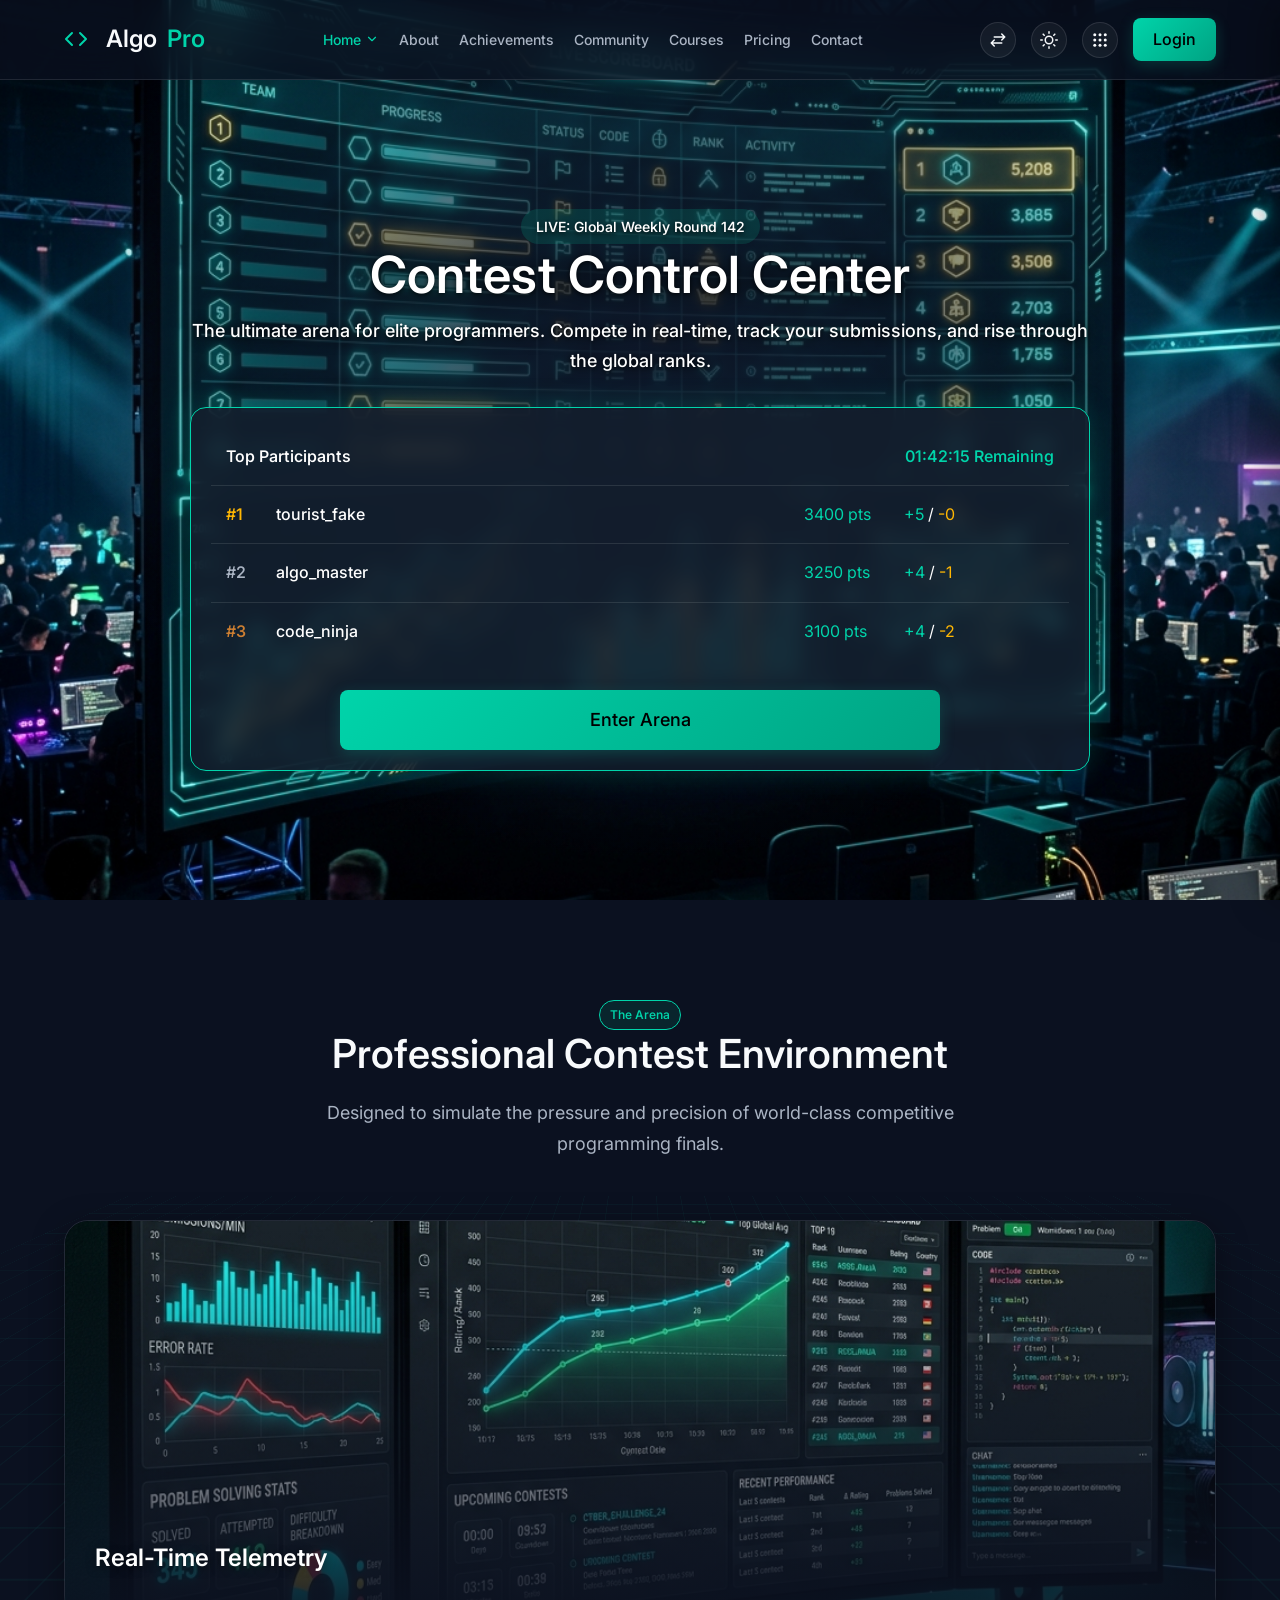
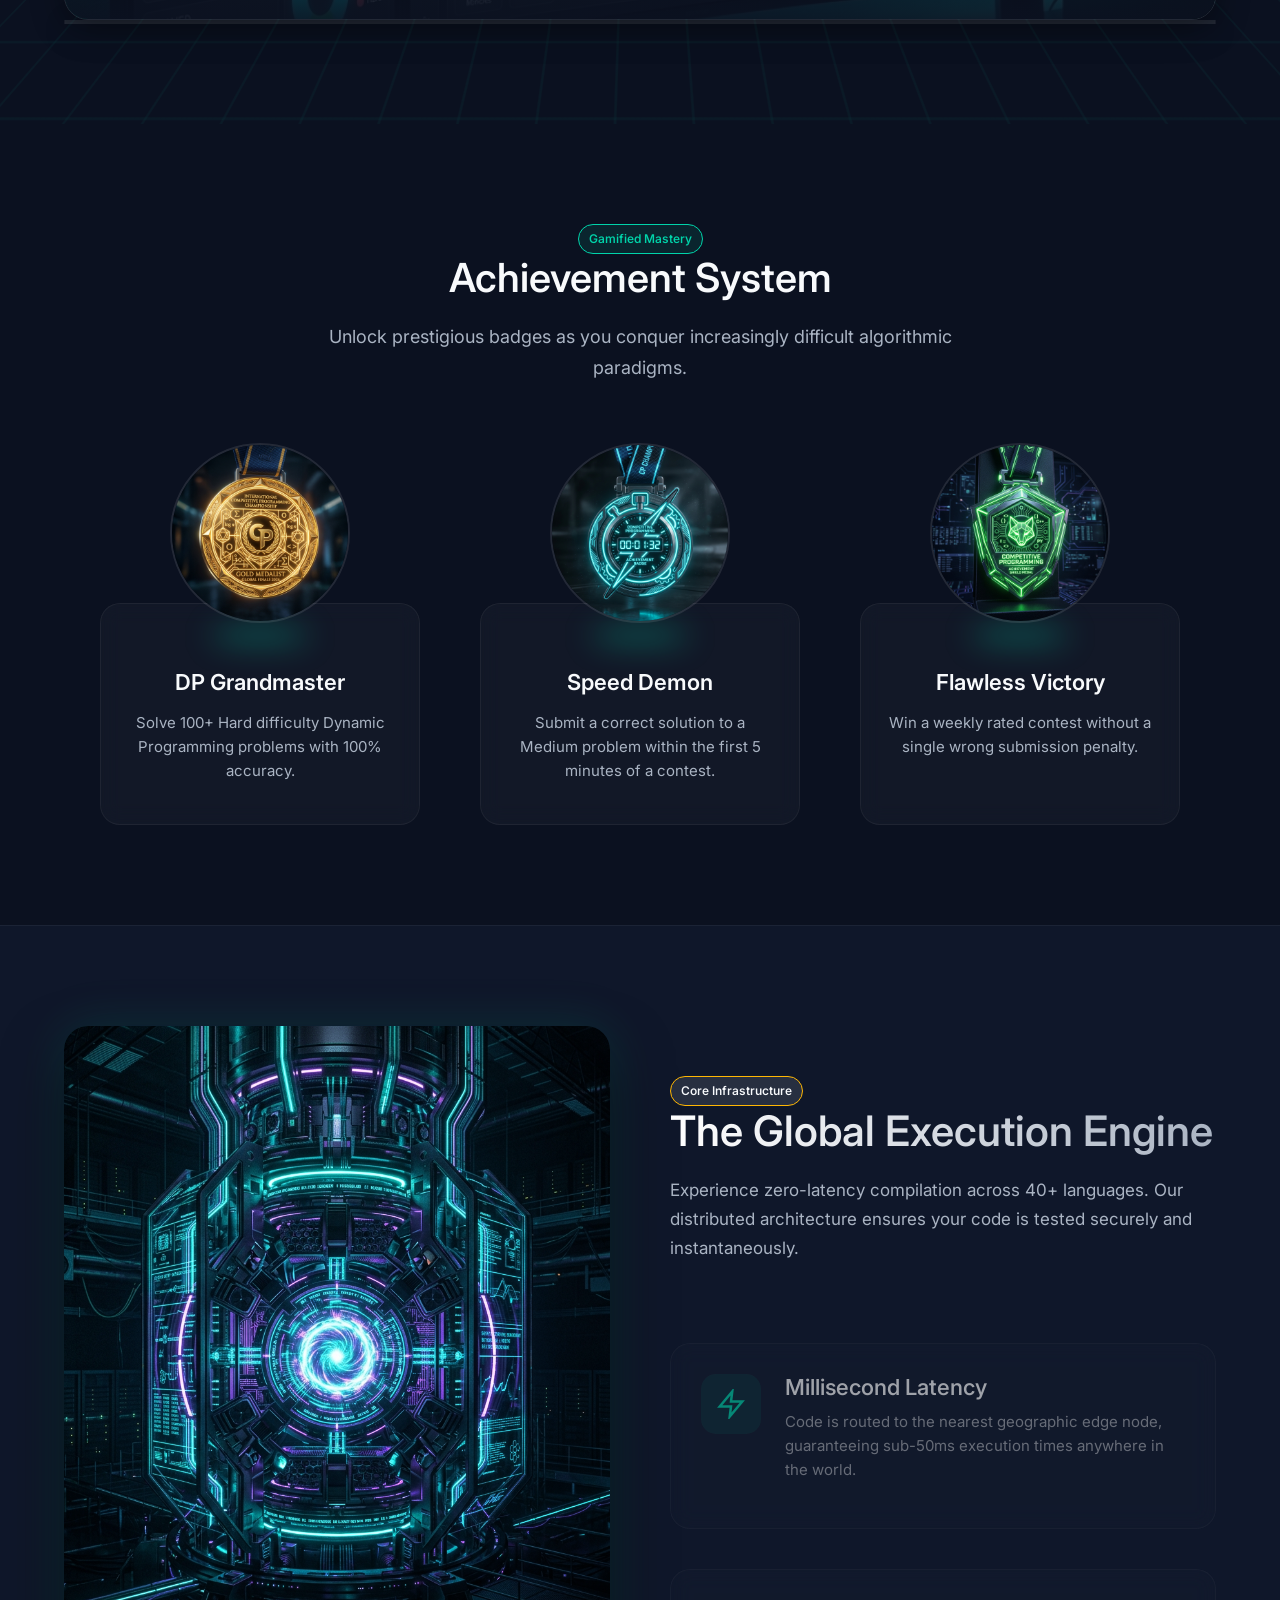
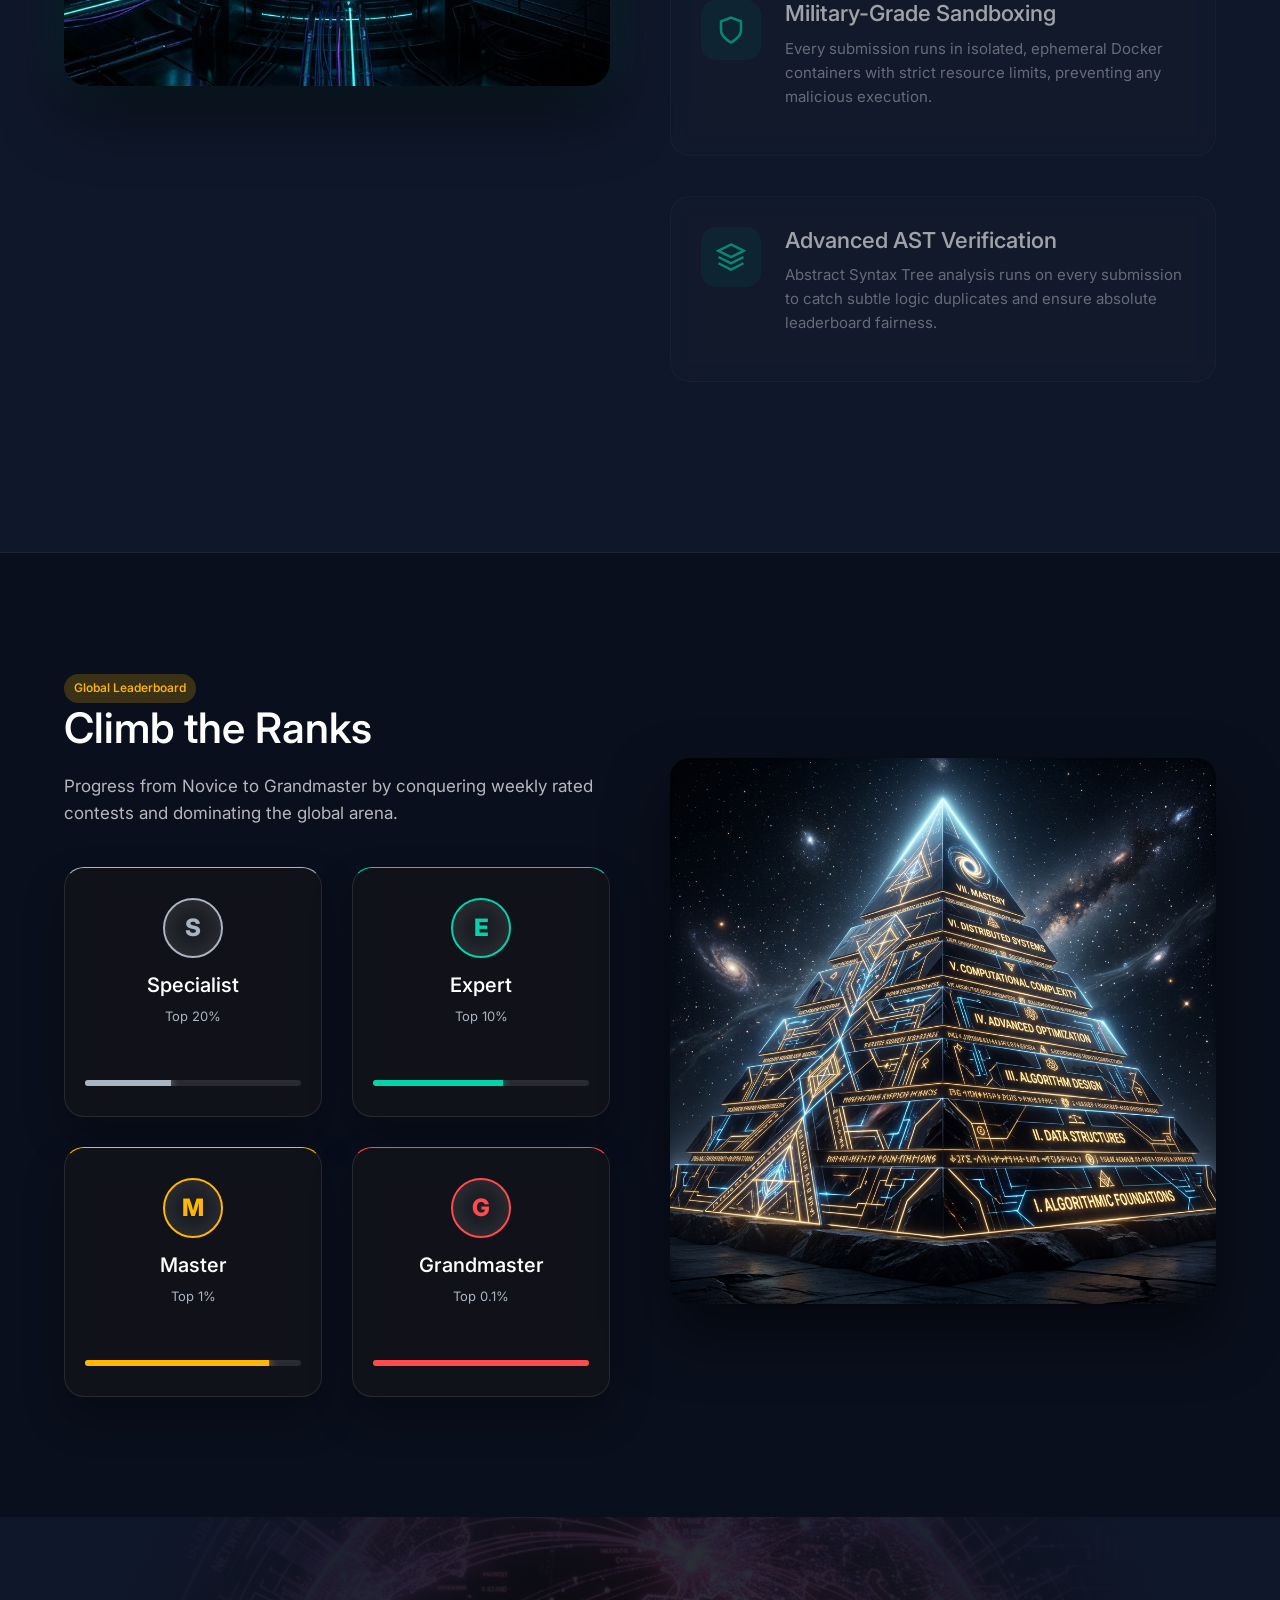
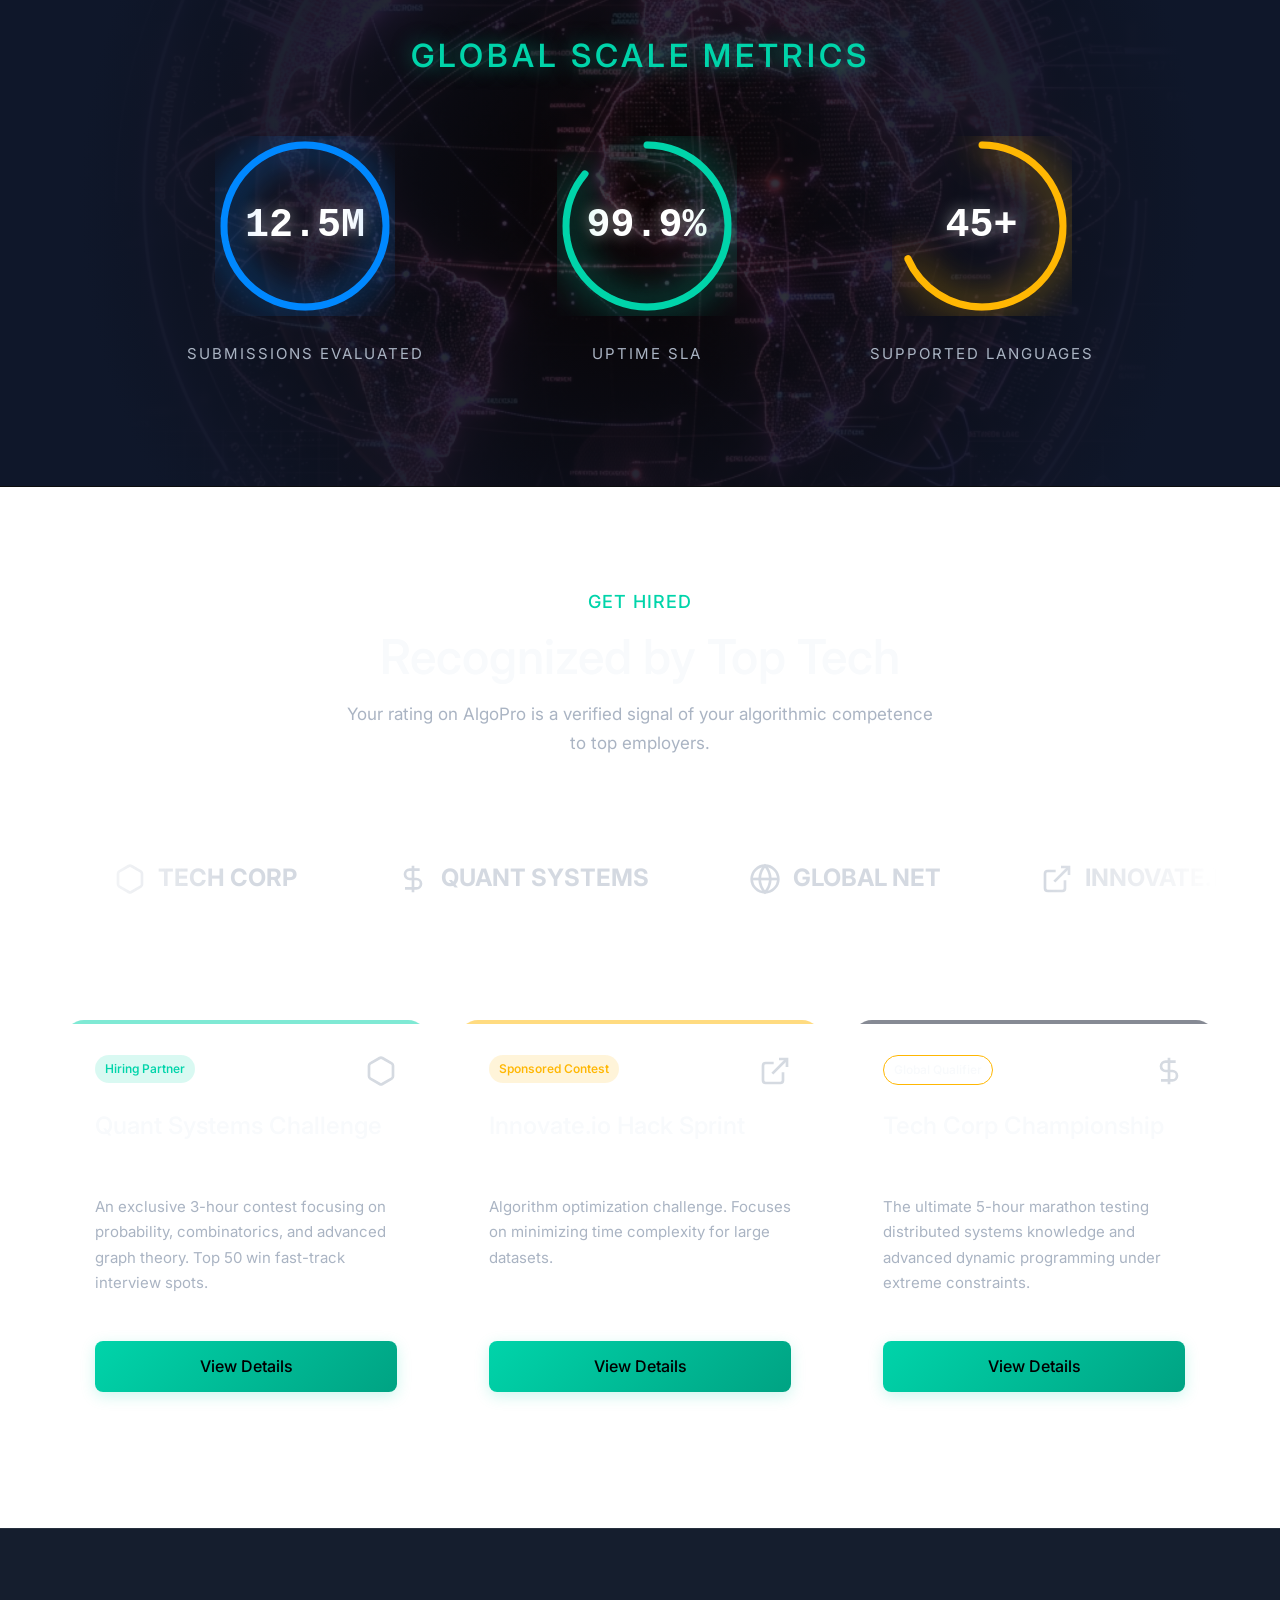
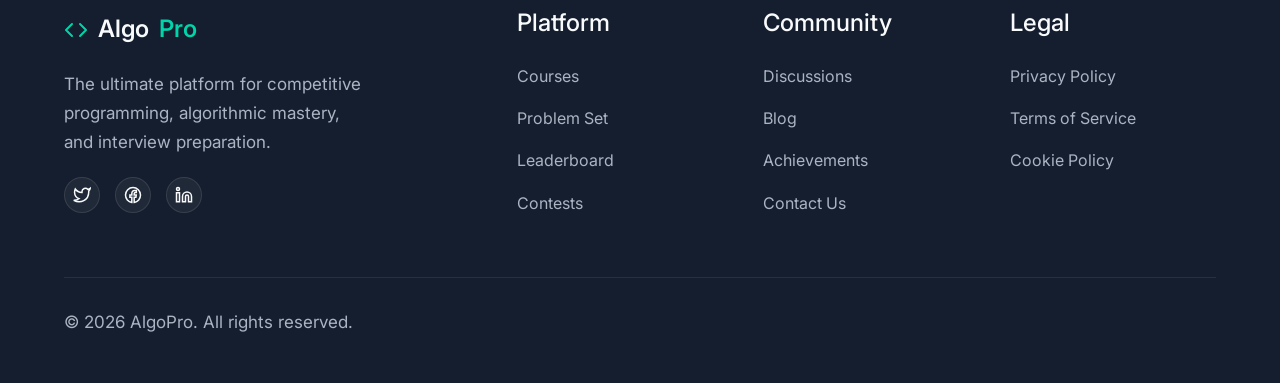
<file: home-2.html>
<!DOCTYPE html>
<html lang="en" data-theme="dark">
<head>
    <meta charset="UTF-8">
    <meta name="viewport" content="width=device-width, initial-scale=1.0">
    <title>AlgoPro | Contest Control Center</title>
    <meta name="description" content="Experience the ultimate developer competition environment.">
    <link rel="stylesheet" href="css/style.css">
    <link rel="stylesheet" href="css/rtl.css">
    <style>
        .hero-2 {
            min-height: 100vh;
            display: flex;
            align-items: center;
            position: relative;
            padding-top: var(--header-height, 80px);
            background: radial-gradient(ellipse at center 40%, rgba(15, 23, 42, 0.9) 0%, rgba(15, 23, 42, 0.6) 30%, transparent 65%), url('images/hero_2.png') center/cover;
            text-align: center;
            overflow: hidden;
        }
        @media (max-width: 768px) {
            .hero-2 {
                min-height: unset;
                height: auto;
                padding-top: calc(var(--header-height, 80px) + 20px);
                padding-bottom: 50px;
                align-items: flex-start;
            }
            .hero-2-content {
                padding: 0 16px;
            }
        }

        .hero-2-content {
            position: relative;
            z-index: 2;
            width: 100%;
            max-width: 900px;
            margin: 0 auto;
        }

        .live-scoreboard {
            margin-top: 30px;
            background: rgba(21, 30, 46, 0.8);
            backdrop-filter: blur(10px);
            border: 1px solid var(--accent-color);
            border-radius: var(--border-radius);
            padding: 20px;
            box-shadow: 0 0 30px rgba(0, 212, 170, 0.2);
            text-align: left;
            color: #ffffff;
        }

        .live-scoreboard {
            overflow: hidden;
        }
        .scoreboard-scroll {
            overflow-x: auto;
            -webkit-overflow-scrolling: touch;
        }
        .scoreboard-table {
            min-width: 420px;
        }
        .score-row {
            display: grid;
            grid-template-columns: 50px 1fr 100px 150px;
            padding: 15px;
            border-bottom: 1px solid rgba(255, 255, 255, 0.1);
            align-items: center;
            animation: slideUp 0.5s ease backwards;
        }

        .score-row:last-child {
            border-bottom: none;
        }
        @media (max-width: 600px) {
            .scoreboard-table { min-width: unset; }
            .scoreboard-scroll { overflow-x: unset; }
            .score-row {
                grid-template-columns: 30px 1fr 75px 65px;
                padding: 12px 10px;
                font-size: 13px;
                gap: 6px;
            }
            .live-scoreboard {
                padding: 15px 12px;
            }
        }

        @keyframes slideUp {
            from { transform: translateY(20px); opacity: 0; }
            to { transform: translateY(0); opacity: 1; }
        }

        .partner-logo {
            filter: grayscale(100%) opacity(0.5);
            transition: var(--transition);
            height: 40px;
        }

        .partner-logo:hover {
            filter: grayscale(0%) opacity(1);
        }

        /* Arena Custom Animations & Layout */
        .arena-section {
            position: relative;
            overflow: hidden;
            background: var(--bg-color);
            padding: 100px 5%;
        }
        
        .arena-grid-bg {
            position: absolute;
            top: -50%; left: -50%; right: -50%; bottom: -50%;
            background-image: 
                linear-gradient(rgba(0, 212, 170, 0.05) 2px, transparent 2px),
                linear-gradient(90deg, rgba(0, 212, 170, 0.05) 2px, transparent 2px);
            background-size: 60px 60px;
            transform: perspective(600px) rotateX(60deg) translateY(-100px) translateZ(-200px);
            animation: gridMove 15s linear infinite;
            opacity: 0.8;
            pointer-events: none;
        }

        @keyframes gridMove {
            0% { transform: perspective(600px) rotateX(60deg) translateY(0) translateZ(-200px); }
            100% { transform: perspective(600px) rotateX(60deg) translateY(60px) translateZ(-200px); }
        }

        .arena-container {
            position: relative;
            z-index: 2;
            display: flex;
            gap: 20px;
            margin-top: 60px;
            max-width: 1200px;
            margin-left: auto; margin-right: auto;
            height: 400px;
        }

        @media (max-width: 800px) {
            .arena-container {
                flex-direction: column;
                height: 900px;
            }
        }

        .arena-card {
            border-radius: 24px;
            position: relative;
            overflow: hidden;
            flex: 1;
            height: 100%;
            box-shadow: var(--card-shadow);
            cursor: pointer;
            border: 1px solid var(--glass-border);
            transition: flex 0.6s cubic-bezier(0.16, 1, 0.3, 1), border-color 0.6s, box-shadow 0.6s;
        }

        .arena-img-box {
            position: absolute;
            top: 0; left: 0; right: 0; bottom: 0;
            width: 100%; height: 100%;
            z-index: 1;
        }

        .arena-img-box img {
            width: 100%; height: 100%;
            object-fit: cover;
            transition: transform 0.6s cubic-bezier(0.16, 1, 0.3, 1);
        }

        .arena-card::after {
            content: '';
            position: absolute;
            top: 0; left: 0; right: 0; bottom: 0;
            background: linear-gradient(0deg, rgba(11, 17, 32, 0.95) 0%, rgba(11, 17, 32, 0.5) 40%, transparent 100%);
            z-index: 2;
            transition: all 0.5s ease;
        }

        .arena-card-content {
            position: absolute;
            bottom: 0; left: 0; right: 0;
            padding: 30px;
            z-index: 3;
            display: flex;
            flex-direction: column;
            justify-content: flex-end;
        }

        .arena-title {
            font-size: 24px;
            color: #ffffff;
            margin-bottom: 0;
            font-weight: 600;
            text-shadow: 0 2px 10px rgba(0,0,0,0.5);
            transition: margin 0.5s ease;
        }

        .arena-desc {
            color: rgba(255, 255, 255, 0.85);
            font-size: 15px;
            line-height: 1.6;
            opacity: 0;
            max-height: 0;
            overflow: hidden;
            transition: max-height 0.6s cubic-bezier(0.16, 1, 0.3, 1), opacity 0.4s ease 0.2s;
        }

        .arena-card:hover {
            flex: 3;
            border-color: var(--accent-color);
            box-shadow: 0 20px 40px rgba(0, 212, 170, 0.3);
        }

        .arena-card:hover .arena-img-box img {
            transform: scale(1.08);
        }

        .arena-card:hover::after {
            background: linear-gradient(0deg, rgba(11, 17, 32, 0.98) 0%, rgba(11, 17, 32, 0.8) 60%, rgba(11, 17, 32, 0.4) 100%);
        }

        .arena-card:hover .arena-title {
            margin-bottom: 10px;
        }

        .arena-card:hover .arena-desc {
            opacity: 1;
            max-height: 150px;
        }

        [data-theme="light"] .arena-grid-bg {
            background-image: 
                linear-gradient(rgba(0, 212, 170, 0.15) 2px, transparent 2px),
                linear-gradient(90deg, rgba(0, 212, 170, 0.15) 2px, transparent 2px);
        }

        /* Custom Achievements Layout */
        .achievements-showcase {
            display: flex;
            justify-content: center;
            align-items: stretch;
            gap: 60px;
            margin-top: 60px;
            flex-wrap: wrap;
        }

        .ach-item {
            display: flex;
            flex-direction: column;
            align-items: center;
            width: 320px;
            position: relative;
            z-index: 1;
        }

        .ach-img-wrapper {
            width: 180px;
            height: 180px;
            border-radius: 50%;
            position: relative;
            margin-bottom: 20px;
            transition: all 0.5s ease;
            z-index: 2;
        }

        .ach-img-wrapper::before {
            content: '';
            position: absolute;
            bottom: -20px; left: 50%;
            transform: translateX(-50%);
            width: 100px; height: 15px;
            background: rgba(0, 212, 170, 0.4);
            filter: blur(15px);
            border-radius: 50%;
            z-index: -1;
            transition: all 0.5s ease;
        }

        .ach-img-wrapper img {
            width: 100%; height: 100%;
            object-fit: cover;
            border-radius: 50%;
            animation: floatBadge 5s ease-in-out infinite;
            border: 2px solid rgba(255,255,255,0.1);
        }

        .ach-item:nth-child(2) .ach-img-wrapper img { animation-delay: 1.5s; }
        .ach-item:nth-child(3) .ach-img-wrapper img { animation-delay: 3s; }

        @keyframes floatBadge {
            0% { transform: translateY(0); }
            50% { transform: translateY(-15px); }
            100% { transform: translateY(0); }
        }

        .ach-item:hover .ach-img-wrapper {
            transform: scale(1.1);
        }
        
        .ach-item:hover .ach-img-wrapper::before {
            width: 160px; background: rgba(0, 212, 170, 0.8);
        }

        .ach-content {
            text-align: center;
            background: rgba(255,255,255,0.03);
            border: 1px solid rgba(255,255,255,0.05);
            padding: 65px 25px 25px;
            border-radius: 20px;
            backdrop-filter: blur(10px);
            width: 100%;
            position: relative;
            margin-top: -40px;
            z-index: 1;
            transition: all 0.4s ease;
            display: flex;
            flex-direction: column;
            flex-grow: 1;
        }

        .ach-item:hover .ach-content {
            border-color: var(--accent-color);
            background: rgba(0, 212, 170, 0.05);
        }

        .ach-content::after {
            content: ''; position: absolute;
            top: 0; left: 50%; transform: translateX(-50%);
            width: 60px; height: 3px;
            background: var(--accent-color);
            border-radius: 0 0 5px 5px;
        }

        .ach-title {
            font-size: 22px;
            color: var(--text-color);
            margin-bottom: 15px;
            font-weight: 600;
        }

        .ach-desc {
            color: var(--text-secondary);
            font-size: 15px;
            line-height: 1.6;
        }

        [data-theme="light"] .ach-content {
            background: rgba(255, 255, 255, 0.8);
            border-color: rgba(0,0,0,0.05);
            box-shadow: 0 10px 30px rgba(0,0,0,0.05);
        }
        [data-theme="light"] .ach-item:hover .ach-content {
            background: #ffffff;
        }

        /* Marquee Animation */
        .marquee-container {
            width: 100%;
            overflow: hidden;
            position: relative;
            padding: 40px 0;
            margin: 40px 0 80px;
            mask-image: linear-gradient(to right, transparent, black 15%, black 85%, transparent);
            -webkit-mask-image: linear-gradient(to right, transparent, black 15%, black 85%, transparent);
        }
        
        .marquee-content {
            display: flex;
            width: max-content;
            animation: scrollMarquee 25s linear infinite;
        }

        .marquee-content:hover {
            animation-play-state: paused;
        }

        @keyframes scrollMarquee {
            from { transform: translateX(0); }
            to { transform: translateX(-50%); }
        }

        .company-logo {
            display: flex;
            align-items: center;
            gap: 12px;
            font-size: 24px;
            font-weight: 700;
            color: var(--text-secondary);
            padding: 0 50px;
            opacity: 0.5;
            transition: opacity 0.3s, color 0.3s, transform 0.3s;
            cursor: default;
        }

        .company-logo:hover {
            opacity: 1;
            color: var(--text-color);
            transform: scale(1.05);
        }

        [data-theme="light"] .company-logo {
            color: var(--text-color);
            opacity: 0.6;
        }
        
        [data-theme="light"] .company-logo:hover {
            opacity: 1;
        }

        .company-logo svg {
            width: 32px; height: 32px;
        }

        /* Hiring Cards */
        .hiring-cards-grid {
            display: grid;
            grid-template-columns: repeat(auto-fit, minmax(320px, 1fr));
            gap: 30px;
            align-items: stretch;
        }
        @media screen and (min-width: 700px) and (max-width: 1024px) {
            .hiring-cards-grid { grid-template-columns: repeat(2, 1fr); }
            .hiring-cards-grid > :last-child { grid-column: span 2; width: calc(50% - 15px); margin: 0 auto; }
        }
        @media screen and (max-width: 699px) {
            .hiring-cards-grid { grid-template-columns: 1fr; }
            .hiring-cards-grid > :last-child { grid-column: auto; width: 100%; margin: 0; }
        }

        .hiring-card {
            background: rgba(255, 255, 255, 0.02);
            border: 1px solid rgba(255,255,255,0.05);
            border-radius: 20px;
            padding: 35px 30px;
            display: flex;
            flex-direction: column;
            transition: all 0.4s cubic-bezier(0.16, 1, 0.3, 1);
            position: relative;
            overflow: hidden;
            backdrop-filter: blur(10px);
            cursor: pointer;
        }
        
        .hiring-card::before {
            content: '';
            position: absolute;
            top: 0; left: 0; width: 100%; height: 4px;
            background: var(--accent-color);
            opacity: 0.5;
            transition: opacity 0.4s ease;
        }

        .hiring-card:hover {
            transform: translateY(-8px);
            box-shadow: 0 20px 40px rgba(0,0,0,0.2);
            border-color: rgba(255,255,255,0.1);
        }

        .hiring-card:hover::before {
            opacity: 1;
        }

        .hiring-card .card-footer {
            margin-top: auto;
            padding-top: 25px;
            width: 100%;
        }

        .hiring-card svg.company-icon {
            color: var(--text-secondary);
            opacity: 0.5;
            transition: all 0.4s ease;
            width: 32px; height: 32px;
        }

        .hiring-card:hover svg.company-icon {
            color: var(--accent-color);
            opacity: 1;
            transform: scale(1.1) rotate(5deg);
        }

        [data-theme="light"] .hiring-card {
            background: #ffffff;
            border: 1px solid rgba(0,0,0,0.08);
            box-shadow: 0 10px 30px rgba(0,0,0,0.03);
        }

        [data-theme="light"] .hiring-card:hover {
            box-shadow: 0 20px 40px rgba(0,0,0,0.08);
            border-color: rgba(0,0,0,0.15);
        }

        /* --------------------------------- */
        /* Section 1: Execution Engine CSS */
        /* --------------------------------- */
        .engine-section {
            padding: 100px 5%;
            background: #0f172a;
            position: relative;
            color: white;
            border-top: 1px solid rgba(255,255,255,0.05);
            border-bottom: 1px solid rgba(255,255,255,0.05);
        }
        .engine-container {
            max-width: 1200px;
            margin: 0 auto;
            display: flex;
            gap: 60px;
            align-items: flex-start;
        }
        .engine-visual {
            flex: 1;
            position: -webkit-sticky;
            position: sticky;
            top: 120px;
            height: calc(100vh - 240px);
            min-height: 500px;
            display: flex;
            align-items: center;
        }
        .engine-img-wrapper {
            position: relative;
            width: 100%;
            height: 100%;
            border-radius: 24px;
            overflow: hidden;
            box-shadow: 0 30px 60px rgba(0,0,0,0.5), 0 0 50px rgba(0, 212, 170, 0.15);
        }
        .engine-img-wrapper img {
            width: 100%; height: 100%; object-fit: cover;
        }
        .engine-overlay {
            position: absolute; inset: 0;
            background: linear-gradient(135deg, rgba(0, 212, 170, 0.15), rgba(15, 23, 42, 0.7));
            mix-blend-mode: overlay;
        }
        .engine-content {
            flex: 1;
            padding-top: 50px;
            padding-bottom: 50px;
        }
        .engine-header { margin-bottom: 60px; }
        .engine-header h2 {
            font-size: 42px; margin-bottom: 20px;
            background: linear-gradient(to right, #fff, #aab4c3);
            -webkit-background-clip: text;
            background-clip: text;
            -webkit-text-fill-color: transparent;
        }
        .engine-feature {
            display: flex; gap: 24px; margin-bottom: 40px; padding: 30px;
            border-radius: 20px; background: rgba(255,255,255,0.02);
            border: 1px solid rgba(255,255,255,0.05); backdrop-filter: blur(10px);
            transition: all 0.4s ease; transform: translateY(20px); opacity: 0.6;
        }
        .engine-feature:hover {
            transform: translateY(0); opacity: 1;
            background: rgba(255,255,255,0.05); border-color: rgba(0, 212, 170, 0.3);
            box-shadow: 0 10px 30px rgba(0,0,0,0.3);
        }
        .engine-feature .ef-icon {
            width: 60px; height: 60px; border-radius: 15px;
            background: rgba(0, 212, 170, 0.1); color: var(--accent-color);
            display: flex; align-items: center; justify-content: center; flex-shrink: 0;
        }
        .engine-feature .ef-icon svg { width: 30px; height: 30px; }
        .engine-feature h3 { font-size: 22px; margin-bottom: 10px; color: #fff; }
        .engine-feature p { color: rgba(255,255,255,0.6); font-size: 15px; line-height: 1.6; }
        
        @media (max-width: 900px) {
            .engine-container { flex-direction: column; }
            .engine-visual { position: relative; top: 0; height: 400px; margin-bottom: 40px; }
            .engine-content { padding-bottom: 50px; }
        }
        @media (max-width: 768px) {
            /* Reduce arena section empty space */
            .arena-section { padding: 60px 5%; }
            .arena-container { margin-top: 30px; }

            /* Center the engine header text */
            .engine-section { padding: 60px 5%; }
            .engine-header { text-align: center; margin-bottom: 40px; }
            .engine-header h2 { font-size: 30px; }
            .engine-header p { font-size: 15px; }
            .engine-visual { height: 260px; margin-bottom: 30px; }
            .engine-content { padding-top: 0; }

            /* Center icon on top of feature cards */
            .engine-feature {
                flex-direction: column;
                align-items: center;
                text-align: center;
                padding: 24px 20px;
                margin-bottom: 20px;
            }
            .engine-feature .ef-icon {
                margin-bottom: 12px;
            }
        }

        /* --------------------------------- */
        /* Section 2: Rank Pyramid CSS */
        /* --------------------------------- */
        .rank-section {
            position: relative; padding: 120px 5%; overflow: hidden; background: #0a0f1d;
        }
        .rank-container { display: flex; gap: 60px; align-items: center; max-width: 1300px; margin: 0 auto; position: relative; z-index: 2; }
        .rank-visual { flex: 1; perspective: 1000px; }
        .rank-visual img { width: 100%; border-radius: 20px; box-shadow: 0 30px 60px rgba(0,0,0,0.5); transform: rotateY(0deg); transition: transform 0.5s ease; }
        .rank-visual:hover img { transform: rotateY(10deg); }
        .rank-content { flex: 1; }
        .rank-title { color: white; font-size: 42px; margin-bottom: 20px; }
        .rank-desc { color: rgba(255,255,255,0.7); margin-bottom: 40px; line-height: 1.6; }
        
        .isometric-grid {
            display: grid; grid-template-columns: repeat(2, 1fr); gap: 30px; perspective: 1000px;
        }
        .iso-card {
            width: 100%; height: 250px; transform-style: preserve-3d; transition: all 0.5s ease;
        }
        .iso-content {
            width: 100%; height: 100%; background: rgba(20, 20, 25, 0.7);
            border: 1px solid rgba(255,255,255,0.1); border-top: 1px solid var(--rank-color);
            border-radius: 20px; padding: 30px 20px; display: flex; flex-direction: column;
            align-items: center; text-align: center; backdrop-filter: blur(20px);
            box-shadow: 0 20px 40px rgba(0,0,0,0.3);
            transform: rotateX(0) rotateY(0);
            transition: all 0.5s cubic-bezier(0.16, 1, 0.3, 1);
        }
        .iso-card:hover .iso-content {
            transform: rotateX(15deg) rotateY(-10deg) translateZ(30px);
            box-shadow: 0 20px 40px rgba(0,0,0,0.5), 0 0 20px var(--rank-color);
            border-color: var(--rank-color);
        }
        .rank-icon {
            width: 60px; height: 60px; border-radius: 50%;
            background: rgba(255,255,255,0.05); color: var(--rank-color);
            font-size: 24px; font-weight: 800; display: flex; align-items: center; justify-content: center;
            margin-bottom: 15px; border: 2px solid var(--rank-color);
            box-shadow: inset 0 0 20px rgba(255,255,255,0.1);
        }
        .iso-content h3 { color: #fff; font-size: 20px; margin-bottom: 8px; }
        .iso-content p { color: #aab4c3; font-size: 13px; margin-bottom: auto; }
        .rating-bar { width: 100%; height: 6px; background: rgba(255,255,255,0.1); border-radius: 3px; overflow: hidden; margin-top: 15px; }
        .rating-fill { height: 100%; background: var(--rank-color); box-shadow: 0 0 10px var(--rank-color); }
        
        @media (max-width: 992px) {
            .rank-container { flex-direction: column; }
            .isometric-grid { grid-template-columns: 1fr; }
        }
        @media (max-width: 768px) {
            .rank-section { padding: 60px 5%; }
            .rank-content { text-align: center; }
            .rank-header { text-align: center; }
            .rank-header .badge { display: inline-block; }
            .rank-title { font-size: 32px; }
        }

        /* --------------------------------- */
        /* Section 3: Global Scale HUD CSS */
        /* --------------------------------- */
        .hud-section {
            position: relative; padding: 120px 5%; background: #000; color: #fff; overflow: hidden;
            border-bottom: 1px solid rgba(255,255,255,0.05);
        }
        .hud-bg { position: absolute; inset: 0; z-index: 0; }
        .hud-bg img { width: 100%; height: 100%; object-fit: cover; opacity: 0.25; filter: hue-rotate(160deg); }
        .hud-overlay { position: absolute; inset: 0; background: radial-gradient(circle at center, transparent, #0f172a 80%); }
        .hud-container { position: relative; z-index: 2; max-width: 1000px; margin: 0 auto; }
        .hud-header h2 {
            font-size: 32px; text-transform: uppercase; letter-spacing: 4px; color: #00D4AA;
            text-shadow: 0 0 20px rgba(0, 212, 170, 0.5);
        }
        .hud-grid { display: flex; justify-content: space-around; flex-wrap: wrap; gap: 40px; margin-top: 60px; }
        .hud-widget { display: flex; flex-direction: column; align-items: center; }
        .hud-circle {
            position: relative; width: 180px; height: 180px; display: flex; align-items: center; justify-content: center;
            margin-bottom: 25px; --hud-color: #0088ff;
        }
        .hud-circle svg { position: absolute; inset: 0; width: 100%; height: 100%; transform: rotate(-90deg); }
        .hud-circle circle {
            fill: none; stroke: var(--hud-color); stroke-width: 4; stroke-linecap: round;
            filter: drop-shadow(0 0 10px var(--hud-color));
            animation: pulseCircle 3s infinite ease-in-out alternate;
        }
        @keyframes pulseCircle {
            0% { filter: drop-shadow(0 0 5px var(--hud-color)); stroke-width: 3; }
            100% { filter: drop-shadow(0 0 20px var(--hud-color)); stroke-width: 5; }
        }
        .hud-value { font-size: 40px; font-weight: 800; font-family: monospace; text-shadow: 0 0 15px rgba(255,255,255,0.5); }
        .hud-label { font-size: 15px; text-transform: uppercase; letter-spacing: 2px; color: #aab4c3; }

        /* --------------------------------- */
        /* Light Mode Overrides for New Sections */
        /* --------------------------------- */
        
        /* Engine */
        [data-theme="light"] .engine-section {
            background: #f8fafc;
            color: var(--text-color);
            border-color: rgba(0,0,0,0.05);
        }
        [data-theme="light"] .engine-overlay {
            background: linear-gradient(135deg, rgba(255,255,255,0.1), rgba(248, 250, 252, 0.8));
        }
        [data-theme="light"] .engine-header h2 {
            background: linear-gradient(to right, var(--text-color), var(--text-secondary));
            -webkit-background-clip: text;
            background-clip: text;
        }
        [data-theme="light"] .engine-feature {
            background: #ffffff;
            border-color: rgba(0,0,0,0.05);
            box-shadow: 0 10px 30px rgba(0,0,0,0.03);
            opacity: 0.8;
        }
        [data-theme="light"] .engine-feature:hover {
            box-shadow: 0 15px 40px rgba(0,0,0,0.08);
            border-color: rgba(0, 212, 170, 0.4);
            opacity: 1;
        }
        [data-theme="light"] .engine-feature h3 { color: var(--text-color); }
        [data-theme="light"] .engine-feature p { color: var(--text-secondary); }

        /* Rank Pyramid */
        [data-theme="light"] .rank-section { background: #f8fafc; }
        [data-theme="light"] .rank-title { color: var(--text-color) !important; }
        [data-theme="light"] .rank-desc { color: var(--text-secondary) !important; }
        [data-theme="light"] .iso-content {
            background: #ffffff;
            border-color: rgba(0,0,0,0.08);
            border-top: 3px solid var(--rank-color);
            box-shadow: 0 15px 35px rgba(0,0,0,0.05);
        }
        [data-theme="light"] .iso-card:hover .iso-content {
            box-shadow: 0 25px 50px rgba(0,0,0,0.12);
            background: #ffffff;
            border-color: var(--rank-color);
        }
        [data-theme="light"] .rank-icon {
            background: #ffffff;
            box-shadow: 0 5px 15px rgba(0,0,0,0.05);
        }
        [data-theme="light"] .iso-content h3 { color: var(--text-color); }
        [data-theme="light"] .iso-content p { color: var(--text-secondary); }
        [data-theme="light"] .rating-bar { background: rgba(0,0,0,0.05); }
    </style>
    <link rel="icon" type="image/svg+xml" href="images/favicon.svg">
</head>
<body>
    <div class="overlay"></div>
    <nav class="navbar">
        <a href="index.html" class="navbar-brand" style="display: inline-flex; align-items: center;"><svg width="24" height="24" viewBox="0 0 24 24" fill="none" stroke="var(--accent-color)" stroke-width="2" stroke-linecap="round" stroke-linejoin="round" style="margin-right: 8px; flex-shrink: 0;"><polyline points="16 18 22 12 16 6"></polyline><polyline points="8 6 2 12 8 18"></polyline></svg>Algo<span>Pro</span>
        </a>
        <div class="nav-links">
            <div class="nav-dropdown">
                <a href="index.html" class="active" style="display: flex; align-items: center; gap: 4px;">Home <svg width="14" height="14" viewBox="0 0 24 24" fill="none" stroke="currentColor" stroke-width="2" stroke-linecap="round" stroke-linejoin="round"><polyline points="6 9 12 15 18 9"></polyline></svg></a>
                <div class="nav-dropdown-content">
                    <a href="index.html">Home 1</a>
                    <a href="home-2.html">Home 2</a>
                </div>
            </div>
            <a href="about.html">About</a>
            <a href="achievements.html">Achievements</a>
            <a href="community.html">Community</a>
            <a href="courses.html">Courses</a>
            <a href="pricing.html">Pricing</a>
            <a href="contact.html">Contact</a>
        </div>
        <div class="nav-actions" style="display:flex; gap:15px; align-items:center;">
            <button class="nav-icon-btn rtl-toggle" title="Toggle RTL">
                <svg width="18" height="18" viewBox="0 0 24 24" fill="none" stroke="currentColor" stroke-width="2" stroke-linecap="round" stroke-linejoin="round"><path d="M17 4l4 4-4 4M7 20l-4-4 4-4M21 8H7M3 16h14"/></svg>
            </button>
            <button class="nav-icon-btn theme-toggle" title="Toggle Theme">
                <svg width="18" height="18" viewBox="0 0 24 24" fill="none" stroke="currentColor" stroke-width="2" stroke-linecap="round" stroke-linejoin="round"><circle cx="12" cy="12" r="5"/><path d="M12 1v2M12 21v2M4.22 4.22l1.42 1.42M18.36 18.36l1.42 1.42M1 12h2M21 12h2M4.22 19.78l1.42-1.42M18.36 5.64l1.42-1.42"/></svg>
            </button>
            <a href="dashboard.html" title="Dashboard" class="nav-icon-btn">
                <svg width="18" height="18" viewBox="0 0 24 24" fill="currentColor"><circle cx="5" cy="5" r="2"/><circle cx="12" cy="5" r="2"/><circle cx="19" cy="5" r="2"/><circle cx="5" cy="12" r="2"/><circle cx="12" cy="12" r="2"/><circle cx="19" cy="12" r="2"/><circle cx="5" cy="19" r="2"/><circle cx="12" cy="19" r="2"/><circle cx="19" cy="19" r="2"/></svg>
            </a>
            <a href="login.html" class="btn btn-primary" style="padding:8px 20px;">Login</a>
        </div>
        <button class="hamburger">
            <svg width="24" height="24" viewBox="0 0 24 24" fill="none" stroke="currentColor" stroke-width="2"><line x1="3" y1="12" x2="21" y2="12"></line><line x1="3" y1="6" x2="21" y2="6"></line><line x1="3" y1="18" x2="21" y2="18"></line></svg>
        </button>
    </nav>

    <!-- Offcanvas Menu -->
    <div class="offcanvas">
        <button class="offcanvas-close">&times;</button>
        <a href="index.html" class="navbar-brand mb-4">Algo<span>Pro</span></a>
        <div class="offcanvas-links">
            <!-- Home accordion -->
            <div class="mobile-nav-group">
                <div class="mobile-nav-link mobile-nav-parent" onclick="this.parentElement.classList.toggle('open')" style="display:flex; justify-content:space-between; align-items:center; cursor:pointer;">
                    <span>Home</span>
                    <svg class="mobile-chevron" width="14" height="14" viewBox="0 0 24 24" fill="none" stroke="currentColor" stroke-width="2"><polyline points="6 9 12 15 18 9"/></svg>
                </div>
                <div class="mobile-nav-children">
                    <a href="index.html" class="mobile-nav-link mobile-nav-child">Home 1</a>
                    <a href="home-2.html" class="mobile-nav-link mobile-nav-child">Home 2</a>
                </div>
            </div>
            <a href="about.html" class="mobile-nav-link">About</a>
            <a href="achievements.html" class="mobile-nav-link">Achievements</a>
            <a href="community.html" class="mobile-nav-link">Community</a>
            <a href="courses.html" class="mobile-nav-link">Courses</a>
            <a href="pricing.html" class="mobile-nav-link">Pricing</a>
            <a href="contact.html" class="mobile-nav-link">Contact</a>
        </div>
        <div class="offcanvas-actions" style="margin-top: auto; padding-top: 20px; border-top: 1px solid var(--border-color); display: flex; flex-direction: column; gap: 15px;">
            <div style="display: flex; gap: 15px; justify-content: center; align-items: center;">
                <button class="nav-icon-btn rtl-toggle" title="Toggle RTL">
                    <svg width="18" height="18" viewBox="0 0 24 24" fill="none" stroke="currentColor" stroke-width="2" stroke-linecap="round" stroke-linejoin="round"><path d="M17 4l4 4-4 4M7 20l-4-4 4-4M21 8H7M3 16h14"/></svg>
                </button>
                <button class="nav-icon-btn theme-toggle" title="Toggle Theme">
                    <svg width="18" height="18" viewBox="0 0 24 24" fill="none" stroke="currentColor" stroke-width="2" stroke-linecap="round" stroke-linejoin="round"><circle cx="12" cy="12" r="5"/><path d="M12 1v2M12 21v2M4.22 4.22l1.42 1.42M18.36 18.36l1.42 1.42M1 12h2M21 12h2M4.22 19.78l1.42-1.42M18.36 5.64l1.42-1.42"/></svg>
                </button>
                <a href="dashboard.html" title="Dashboard" class="nav-icon-btn">
                    <svg width="18" height="18" viewBox="0 0 24 24" fill="currentColor"><circle cx="5" cy="5" r="2"/><circle cx="12" cy="5" r="2"/><circle cx="19" cy="5" r="2"/><circle cx="5" cy="12" r="2"/><circle cx="12" cy="12" r="2"/><circle cx="19" cy="12" r="2"/><circle cx="5" cy="19" r="2"/><circle cx="12" cy="19" r="2"/><circle cx="19" cy="19" r="2"/></svg>
                </a>
            </div>
            <a href="login.html" class="btn btn-primary" style="text-align: center;">Login</a>
        </div>
    </div>

    <!-- Hero 2 Section -->
    <section class="hero-2">
        <div class="hero-2-content">
            <div class="badge badge-easy mb-3" style="font-size: 14px; padding: 6px 15px; color: #fff; text-shadow: 0 2px 4px rgba(0,0,0,0.8);"><span class="pulse-dot"></span> LIVE: Global Weekly Round 142</div>
            <h1 style="font-size: clamp(40px, 4vw, 60px); margin-bottom: 10px; color: #ffffff; text-shadow: 0 4px 25px rgba(0,0,0,0.9), 0 1px 5px rgba(0,0,0,0.8);">Contest Control Center</h1>
            <p style="font-size: 18px; color: #ffffff; opacity: 1; margin-bottom: 0; text-shadow: 0 2px 15px rgba(0,0,0,0.9), 0 1px 4px rgba(0,0,0,0.8); font-weight: 500;">The ultimate arena for elite programmers. Compete in real-time, track your submissions, and rise through the global ranks.</p>
            
            <div class="live-scoreboard">
                <div class="scoreboard-scroll">
                <div class="scoreboard-table">
                <div style="padding: 15px; font-weight: 550; border-bottom: 1px solid rgba(255, 255, 255, 0.1); display: flex; justify-content: space-between;">
                    <span>Top Participants</span>
                    <span style="color: var(--accent-color);">01:42:15 Remaining</span>
                </div>
                <div class="score-row" style="animation-delay: 0.1s;">
                    <span style="color: var(--highlight-color); font-weight: 550;">#1</span>
                    <span style="font-weight: 500;">tourist_fake</span>
                    <span style="color: var(--accent-color);">3400 pts</span>
                    <span><span style="color: var(--accent-color);">+5</span> / <span style="color: var(--highlight-color);">-0</span></span>
                </div>
                <div class="score-row" style="animation-delay: 0.2s;">
                    <span style="color: #AAB4C3; font-weight: 550;">#2</span>
                    <span style="font-weight: 500;">algo_master</span>
                    <span style="color: var(--accent-color);">3250 pts</span>
                    <span><span style="color: var(--accent-color);">+4</span> / <span style="color: var(--highlight-color);">-1</span></span>
                </div>
                <div class="score-row" style="animation-delay: 0.3s;">
                    <span style="color: #cd7f32; font-weight: 550;">#3</span>
                    <span style="font-weight: 500;">code_ninja</span>
                    <span style="color: var(--accent-color);">3100 pts</span>
                    <span><span style="color: var(--accent-color);">+4</span> / <span style="color: var(--highlight-color);">-2</span></span>
                </div>
                </div>
            </div>
            
            <div class="mt-6" style="display: flex; justify-content: center;">
                <a href="register.html" class="btn btn-primary" style="font-size: 18px; padding: 15px 40px; width: 100%; max-width: 600px; text-align: center;">Enter Arena</a>
            </div>
        </div>
    </section>

    <!-- Section 1: Contest Platform -->
    <section class="arena-section">
        <div class="arena-grid-bg"></div>
        <div class="section-header" style="position: relative; z-index: 2;">
            <div class="badge badge-medium mb-4" style="background: rgba(0, 212, 170, 0.1); color: var(--accent-color); border: 1px solid var(--accent-color); margin: 0 auto;">The Arena</div>
            <h2 style="font-size: 40px; margin-bottom: 20px;">Professional Contest Environment</h2>
            <p style="font-size: 18px; color: var(--text-secondary); max-width: 700px; margin: 0 auto;">Designed to simulate the pressure and precision of world-class competitive programming finals.</p>
        </div>
        
        <div class="arena-container">
            <div class="arena-card">
                <div class="arena-img-box">
                    <img src="images/arena_telemetry.png" alt="Real-Time Telemetry">
                </div>
                <div class="arena-card-content">
                    <h3 class="arena-title">Real-Time Telemetry</h3>
                    <p class="arena-desc">Watch your rank update live as you solve problems. Detailed charts show submission times, accuracy rates, and penalty metrics.</p>
                </div>
                </div>
            </div>
            <div class="arena-card">
                <div class="arena-img-box">
                    <img src="images/arena_plagiarism.png" alt="Plagiarism Detection">
                </div>
                <div class="arena-card-content">
                    <h3 class="arena-title">Plagiarism Detection</h3>
                    <p class="arena-desc">Our advanced AST-based code similarity engine ensures complete fairness across all rated contests and global leaderboards.</p>
                </div>
            </div>
            <div class="arena-card">
                <div class="arena-img-box">
                    <img src="images/arena_analysis.png" alt="Post-Contest Analysis">
                </div>
                <div class="arena-card-content">
                    <h3 class="arena-title">Post-Contest Analysis</h3>
                    <p class="arena-desc">Review editorial solutions, visualize time/space complexity graphs, and see exactly where your algorithmic approach fell short.</p>
                </div>
            </div>
        </div>
    </section>

    <!-- Section 2: Achievement System -->
    <section class="section" style="background: var(--bg-color);">
        <div class="section-header">
            <div class="badge badge-medium mb-4" style="background: rgba(0, 212, 170, 0.1); color: var(--accent-color); border: 1px solid var(--accent-color); margin: 0 auto;">Gamified Mastery</div>
            <h2 style="font-size: 40px; margin-bottom: 20px;">Achievement System</h2>
            <p style="font-size: 18px; color: var(--text-secondary); max-width: 700px; margin: 0 auto;">Unlock prestigious badges as you conquer increasingly difficult algorithmic paradigms.</p>
        </div>
        
        <div class="achievements-showcase">
            <div class="ach-item">
                <div class="ach-img-wrapper">
                    <img src="images/badge_dp_master.png" alt="DP Grandmaster">
                </div>
                <div class="ach-content">
                    <h3 class="ach-title">DP Grandmaster</h3>
                    <p class="ach-desc">Solve 100+ Hard difficulty Dynamic Programming problems with 100% accuracy.</p>
                </div>
            </div>
            
            <div class="ach-item">
                <div class="ach-img-wrapper">
                    <img src="images/badge_speed_demon.png" alt="Speed Demon">
                </div>
                <div class="ach-content">
                    <h3 class="ach-title">Speed Demon</h3>
                    <p class="ach-desc">Submit a correct solution to a Medium problem within the first 5 minutes of a contest.</p>
                </div>
            </div>
            
            <div class="ach-item">
                <div class="ach-img-wrapper">
                    <img src="images/badge_flawless.png" alt="Flawless Victory">
                </div>
                <div class="ach-content">
                    <h3 class="ach-title">Flawless Victory</h3>
                    <p class="ach-desc">Win a weekly rated contest without a single wrong submission penalty.</p>
                </div>
            </div>
        </div>
    </section>

    <!-- Section: Execution Engine -->
    <section class="section engine-section">
        <div class="engine-container">
            <div class="engine-visual">
                <div class="engine-img-wrapper">
                    <img src="images/code_engine_core.png" alt="Execution Engine">
                    <div class="engine-overlay"></div>
                </div>
            </div>
            <div class="engine-content">
                <div class="engine-header">
                    <div class="badge badge-hard mb-3">Core Infrastructure</div>
                    <h2>The Global Execution Engine</h2>
                    <p>Experience zero-latency compilation across 40+ languages. Our distributed architecture ensures your code is tested securely and instantaneously.</p>
                </div>
                
                <div class="engine-feature">
                    <div class="ef-icon"><svg viewBox="0 0 24 24" fill="none" stroke="currentColor" stroke-width="2"><path d="M13 2L3 14h9l-1 8 10-12h-9l1-8z"></path></svg></div>
                    <div class="ef-text">
                        <h3>Millisecond Latency</h3>
                        <p>Code is routed to the nearest geographic edge node, guaranteeing sub-50ms execution times anywhere in the world.</p>
                    </div>
                </div>
                
                <div class="engine-feature">
                    <div class="ef-icon"><svg viewBox="0 0 24 24" fill="none" stroke="currentColor" stroke-width="2"><path d="M12 22s8-4 8-10V5l-8-3-8 3v7c0 6 8 10 8 10z"></path></svg></div>
                    <div class="ef-text">
                        <h3>Military-Grade Sandboxing</h3>
                        <p>Every submission runs in isolated, ephemeral Docker containers with strict resource limits, preventing any malicious execution.</p>
                    </div>
                </div>

                <div class="engine-feature">
                    <div class="ef-icon"><svg viewBox="0 0 24 24" fill="none" stroke="currentColor" stroke-width="2"><polygon points="12 2 2 7 12 12 22 7 12 2"></polygon><polyline points="2 17 12 22 22 17"></polyline><polyline points="2 12 12 17 22 12"></polyline></svg></div>
                    <div class="ef-text">
                        <h3>Advanced AST Verification</h3>
                        <p>Abstract Syntax Tree analysis runs on every submission to catch subtle logic duplicates and ensure absolute leaderboard fairness.</p>
                    </div>
                </div>
            </div>
        </div>
    </section>

    <!-- Section: Rank Pyramid -->
    <section class="section rank-section">
        <div class="rank-container">
            <div class="rank-content">
                <div class="rank-header mb-5">
                    <div class="badge badge-medium mb-3" style="background: rgba(255, 183, 3, 0.2);">Global Leaderboard</div>
                    <h2 class="rank-title">Climb the Ranks</h2>
                    <p class="rank-desc">Progress from Novice to Grandmaster by conquering weekly rated contests and dominating the global arena.</p>
                </div>
                
                <div class="isometric-grid">
                    <!-- Card 1 -->
                    <div class="iso-card">
                        <div class="iso-content" style="--rank-color: #AAB4C3;">
                            <div class="rank-icon">S</div>
                            <h3>Specialist</h3>
                            <p>Top 20%</p>
                            <div class="rating-bar"><div class="rating-fill" style="width: 40%;"></div></div>
                        </div>
                    </div>
                    <!-- Card 2 -->
                    <div class="iso-card">
                        <div class="iso-content" style="--rank-color: #00D4AA;">
                            <div class="rank-icon">E</div>
                            <h3>Expert</h3>
                            <p>Top 10%</p>
                            <div class="rating-bar"><div class="rating-fill" style="width: 60%;"></div></div>
                        </div>
                    </div>
                    <!-- Card 3 -->
                    <div class="iso-card">
                        <div class="iso-content" style="--rank-color: #FFB703;">
                            <div class="rank-icon">M</div>
                            <h3>Master</h3>
                            <p>Top 1%</p>
                            <div class="rating-bar"><div class="rating-fill" style="width: 85%;"></div></div>
                        </div>
                    </div>
                    <!-- Card 4 -->
                    <div class="iso-card">
                        <div class="iso-content" style="--rank-color: #FF4B4B;">
                            <div class="rank-icon">G</div>
                            <h3>Grandmaster</h3>
                            <p>Top 0.1%</p>
                            <div class="rating-bar"><div class="rating-fill" style="width: 100%;"></div></div>
                        </div>
                    </div>
                </div>
            </div>

            <div class="rank-visual">
                <img src="images/rank_pyramid.png" alt="Rank Pyramid">
            </div>
        </div>
    </section>

    <!-- Section: Global Scale HUD -->
    <section class="section hud-section">
        <div class="hud-bg">
            <img src="images/global_data_hud.png" alt="Global Scale">
            <div class="hud-overlay"></div>
        </div>
        
        <div class="hud-container">
            <div class="hud-header text-center mb-5">
                <h2>Global Scale Metrics</h2>
            </div>
            
            <div class="hud-grid">
                <div class="hud-widget">
                    <div class="hud-circle">
                        <svg viewBox="0 0 100 100"><circle cx="50" cy="50" r="45"></circle></svg>
                        <div class="hud-value">12.5M</div>
                    </div>
                    <div class="hud-label">Submissions Evaluated</div>
                </div>
                
                <div class="hud-widget">
                    <div class="hud-circle" style="--hud-color: #00D4AA;">
                        <svg viewBox="0 0 100 100"><circle cx="50" cy="50" r="45" stroke-dasharray="283" stroke-dashoffset="40"></circle></svg>
                        <div class="hud-value">99.9%</div>
                    </div>
                    <div class="hud-label">Uptime SLA</div>
                </div>
                
                <div class="hud-widget">
                    <div class="hud-circle" style="--hud-color: #FFB703;">
                        <svg viewBox="0 0 100 100"><circle cx="50" cy="50" r="45" stroke-dasharray="283" stroke-dashoffset="90"></circle></svg>
                        <div class="hud-value">45+</div>
                    </div>
                    <div class="hud-label">Supported Languages</div>
                </div>
            </div>
        </div>
    </section>

    <!-- Section 3: Company Recognition Badges & Hiring Partners -->
    <section class="section">
        <div class="section-header">
            <div class="subheading mb-2">Get Hired</div>
            <h2>Recognized by Top Tech</h2>
            <p>Your rating on AlgoPro is a verified signal of your algorithmic competence to top employers.</p>
        </div>
        <div class="marquee-container">
            <div class="marquee-content">
                <!-- Group 1 -->
                <div class="company-logo">
                    <svg viewBox="0 0 24 24" fill="none" stroke="currentColor" stroke-width="2"><path d="M21 16V8a2 2 0 0 0-1-1.73l-7-4a2 2 0 0 0-2 0l-7 4A2 2 0 0 0 3 8v8a2 2 0 0 0 1 1.73l7 4a2 2 0 0 0 2 0l7-4A2 2 0 0 0 21 16z"></path></svg>
                    TECH CORP
                </div>
                <div class="company-logo">
                    <svg viewBox="0 0 24 24" fill="none" stroke="currentColor" stroke-width="2"><path d="M12 2v20M17 5H9.5a3.5 3.5 0 0 0 0 7h5a3.5 3.5 0 0 1 0 7H6"></path></svg>
                    QUANT SYSTEMS
                </div>
                <div class="company-logo">
                    <svg viewBox="0 0 24 24" fill="none" stroke="currentColor" stroke-width="2"><circle cx="12" cy="12" r="10"></circle><path d="M12 2a15.3 15.3 0 0 1 4 10 15.3 15.3 0 0 1-4 10 15.3 15.3 0 0 1-4-10 15.3 15.3 0 0 1 4-10z"></path><path d="M2 12h20"></path></svg>
                    GLOBAL NET
                </div>
                <div class="company-logo">
                    <svg viewBox="0 0 24 24" fill="none" stroke="currentColor" stroke-width="2"><path d="M18 13v6a2 2 0 0 1-2 2H5a2 2 0 0 1-2-2V8a2 2 0 0 1 2-2h6"></path><polyline points="15 3 21 3 21 9"></polyline><line x1="10" y1="14" x2="21" y2="3"></line></svg>
                    INNOVATE.IO
                </div>
                <div class="company-logo">
                    <svg viewBox="0 0 24 24" fill="none" stroke="currentColor" stroke-width="2"><polygon points="12 2 2 7 12 12 22 7 12 2"></polygon><polyline points="2 17 12 22 22 17"></polyline><polyline points="2 12 12 17 22 12"></polyline></svg>
                    DATA STRUCTURES
                </div>
                
                <!-- Group 2 (Duplicate for seamless scroll) -->
                <div class="company-logo">
                    <svg viewBox="0 0 24 24" fill="none" stroke="currentColor" stroke-width="2"><path d="M21 16V8a2 2 0 0 0-1-1.73l-7-4a2 2 0 0 0-2 0l-7 4A2 2 0 0 0 3 8v8a2 2 0 0 0 1 1.73l7 4a2 2 0 0 0 2 0l7-4A2 2 0 0 0 21 16z"></path></svg>
                    TECH CORP
                </div>
                <div class="company-logo">
                    <svg viewBox="0 0 24 24" fill="none" stroke="currentColor" stroke-width="2"><path d="M12 2v20M17 5H9.5a3.5 3.5 0 0 0 0 7h5a3.5 3.5 0 0 1 0 7H6"></path></svg>
                    QUANT SYSTEMS
                </div>
                <div class="company-logo">
                    <svg viewBox="0 0 24 24" fill="none" stroke="currentColor" stroke-width="2"><circle cx="12" cy="12" r="10"></circle><path d="M12 2a15.3 15.3 0 0 1 4 10 15.3 15.3 0 0 1-4 10 15.3 15.3 0 0 1-4-10 15.3 15.3 0 0 1 4-10z"></path><path d="M2 12h20"></path></svg>
                    GLOBAL NET
                </div>
                <div class="company-logo">
                    <svg viewBox="0 0 24 24" fill="none" stroke="currentColor" stroke-width="2"><path d="M18 13v6a2 2 0 0 1-2 2H5a2 2 0 0 1-2-2V8a2 2 0 0 1 2-2h6"></path><polyline points="15 3 21 3 21 9"></polyline><line x1="10" y1="14" x2="21" y2="3"></line></svg>
                    INNOVATE.IO
                </div>
                <div class="company-logo">
                    <svg viewBox="0 0 24 24" fill="none" stroke="currentColor" stroke-width="2"><polygon points="12 2 2 7 12 12 22 7 12 2"></polygon><polyline points="2 17 12 22 22 17"></polyline><polyline points="2 12 12 17 22 12"></polyline></svg>
                    DATA STRUCTURES
                </div>
            </div>
        </div>
        
        <div class="hiring-cards-grid">
            <div class="hiring-card">
                <div style="display: flex; justify-content: space-between; align-items: flex-start; margin-bottom: 25px;">
                    <div class="badge badge-easy" style="margin-bottom: 0;">Hiring Partner</div>
                    <svg class="company-icon" viewBox="0 0 24 24" fill="none" stroke="currentColor" stroke-width="2"><path d="M21 16V8a2 2 0 0 0-1-1.73l-7-4a2 2 0 0 0-2 0l-7 4A2 2 0 0 0 3 8v8a2 2 0 0 0 1 1.73l7 4a2 2 0 0 0 2 0l7-4A2 2 0 0 0 21 16z"></path></svg>
                </div>
                <h3 class="card-title" style="margin-bottom: 12px; font-size: 24px; min-height: 70px; display: flex; align-items: flex-start;">Quant Systems Challenge</h3>
                <p class="card-desc" style="font-size: 15px;">An exclusive 3-hour contest focusing on probability, combinatorics, and advanced graph theory. Top 50 win fast-track interview spots.</p>
                <div class="card-footer"><a href="#" class="btn btn-primary" style="width:100%">View Details</a></div>
            </div>
            
            <div class="hiring-card" style="--accent-color: #FFB703;">
                <div style="display: flex; justify-content: space-between; align-items: flex-start; margin-bottom: 25px;">
                    <div class="badge badge-medium" style="margin-bottom: 0;">Sponsored Contest</div>
                    <svg class="company-icon" viewBox="0 0 24 24" fill="none" stroke="currentColor" stroke-width="2"><path d="M18 13v6a2 2 0 0 1-2 2H5a2 2 0 0 1-2-2V8a2 2 0 0 1 2-2h6"></path><polyline points="15 3 21 3 21 9"></polyline><line x1="10" y1="14" x2="21" y2="3"></line></svg>
                </div>
                <h3 class="card-title" style="margin-bottom: 12px; font-size: 24px; min-height: 70px; display: flex; align-items: flex-start;">Innovate.io Hack Sprint</h3>
                <p class="card-desc" style="font-size: 15px;">Algorithm optimization challenge. Focuses on minimizing time complexity for large datasets.</p>
                <div class="card-footer"><a href="#" class="btn btn-primary" style="width:100%; --accent-color: #00D4AA;">View Details</a></div>
            </div>

            <div class="hiring-card" style="--accent-color: var(--primary-color);">
                <div style="display: flex; justify-content: space-between; align-items: flex-start; margin-bottom: 25px;">
                    <div class="badge badge-hard" style="margin-bottom: 0;">Global Qualifier</div>
                    <svg class="company-icon" viewBox="0 0 24 24" fill="none" stroke="currentColor" stroke-width="2"><path d="M12 2v20M17 5H9.5a3.5 3.5 0 0 0 0 7h5a3.5 3.5 0 0 1 0 7H6"></path></svg>
                </div>
                <h3 class="card-title" style="margin-bottom: 12px; font-size: 24px; min-height: 70px; display: flex; align-items: flex-start;">Tech Corp Championship</h3>
                <p class="card-desc" style="font-size: 15px;">The ultimate 5-hour marathon testing distributed systems knowledge and advanced dynamic programming under extreme constraints.</p>
                <div class="card-footer"><a href="#" class="btn btn-primary" style="width:100%; --accent-color: #00D4AA;">View Details</a></div>
            </div>
        </div>
    </section>

    <!-- Footer -->
    <footer class="footer">
        <div class="footer-grid">
            <div class="footer-col">
                <a href="index.html" class="navbar-brand mb-4">
                    <svg width="24" height="24" viewBox="0 0 24 24" fill="none" stroke="var(--accent-color)" stroke-width="2" stroke-linecap="round" stroke-linejoin="round">
                        <polyline points="16 18 22 12 16 6"></polyline>
                        <polyline points="8 6 2 12 8 18"></polyline>
                    </svg>
                    Algo<span>Pro</span>
                </a>
                <p style="margin-top: 20px; max-width: 300px;">The ultimate platform for competitive programming, algorithmic mastery, and interview preparation.</p>
                <div class="footer-social" style="display: flex; gap: 15px; margin-top: 20px;">
                    <a href="#" class="nav-icon-btn" title="Twitter"><svg width="18" height="18" viewBox="0 0 24 24" fill="none" stroke="currentColor" stroke-width="2"><path d="M23 3a10.9 10.9 0 0 1-3.14 1.53 4.48 4.48 0 0 0-7.86 3v1A10.66 10.66 0 0 1 3 4s-4 9 5 13a11.64 11.64 0 0 1-7 2c9 5 20 0 20-11.5a4.5 4.5 0 0 0-.08-.83A7.72 7.72 0 0 0 23 3z"/></svg></a>
                    <a href="#" class="nav-icon-btn" title="Facebook"><svg width="18" height="18" viewBox="0 0 24 24" fill="none" stroke="currentColor" stroke-width="2"><path d="M12 2.04c-5.5 0-10 4.49-10 10.02 0 5 3.66 9.15 8.44 9.9v-7H7.9v-2.9h2.54V9.85c0-2.51 1.49-3.89 3.78-3.89 1.09 0 2.23.19 2.23.19v2.47h-1.26c-1.24 0-1.63.77-1.63 1.56v1.88h2.78l-.45 2.9h-2.33v7a10 10 0 0 0 8.45-9.9c0-5.53-4.5-10.02-10-10.02z"/></svg></a>
                    <a href="#" class="nav-icon-btn" title="LinkedIn"><svg width="18" height="18" viewBox="0 0 24 24" fill="none" stroke="currentColor" stroke-width="2"><path d="M16 8a6 6 0 0 1 6 6v7h-4v-7a2 2 0 0 0-2-2 2 2 0 0 0-2 2v7h-4v-7a6 6 0 0 1 6-6z"/><rect x="2" y="9" width="4" height="12"/><circle cx="4" cy="4" r="2"/></svg></a>
                </div>
            </div>
            <div class="footer-col">
                <h4>Platform</h4>
                <div class="footer-links">
                    <a href="courses.html">Courses</a>
                    <a href="#">Problem Set</a>
                    <a href="#">Leaderboard</a>
                    <a href="contests.html">Contests</a>
                </div>
            </div>
            <div class="footer-col">
                <h4>Community</h4>
                <div class="footer-links">
                    <a href="community.html">Discussions</a>
                    <a href="#">Blog</a>
                    <a href="achievements.html">Achievements</a>
                    <a href="contact.html">Contact Us</a>
                </div>
            </div>
            <div class="footer-col">
                <h4>Legal</h4>
                <div class="footer-links">
                    <a href="#">Privacy Policy</a>
                    <a href="#">Terms of Service</a>
                    <a href="#">Cookie Policy</a>
                </div>
            </div>
        </div>
        <div class="footer-bottom">
            <p>&copy; 2026 AlgoPro. All rights reserved.</p>
        </div>
    </footer>


    <script src="js/main.js"></script>
    <button class="back-to-top" id="backToTop" title="Go to top"><svg width="24" height="24" viewBox="0 0 24 24" fill="none" stroke="currentColor" stroke-width="2" stroke-linecap="round" stroke-linejoin="round"><polyline points="18 15 12 9 6 15"></polyline></svg></button>
</body>
</html>
</file>
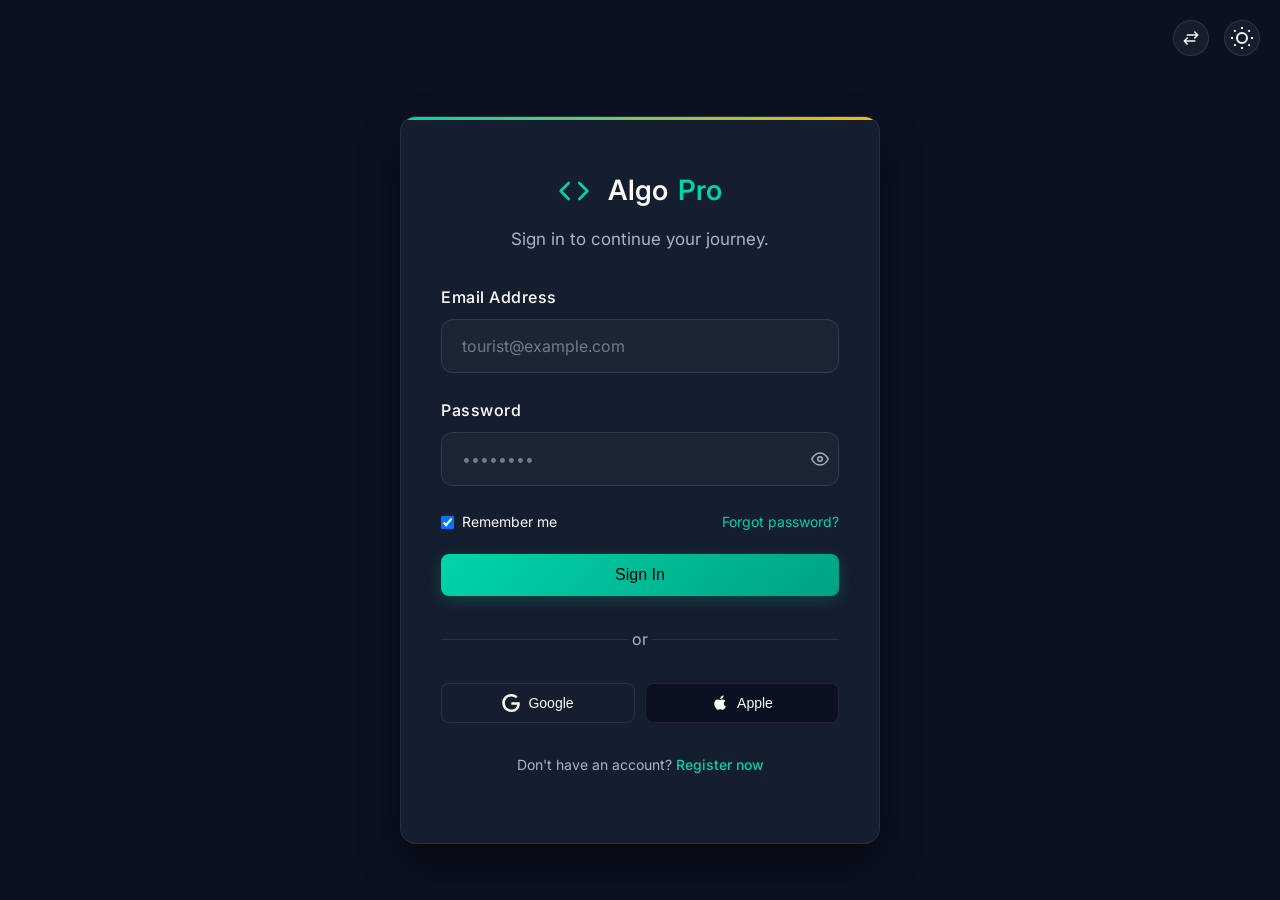
<file: login.html>
<!DOCTYPE html>
<html lang="en" data-theme="dark">
<head>
    <meta charset="UTF-8">
    <meta name="viewport" content="width=device-width, initial-scale=1.0">
    <title>AlgoPro | Login</title>
    <link rel="stylesheet" href="css/style.css">
    <link rel="stylesheet" href="css/rtl.css">
    <style>
        .auth-container {
            min-height: 100vh;
            display: flex;
            align-items: center;
            justify-content: center;
            background: linear-gradient(135deg, var(--bg-color) 0%, var(--bg-color) 100%);
            padding: 80px 20px 20px;
        }
        .auth-card {
            width: 100%;
            max-width: 480px;
            background: var(--card-bg);
            border: 1px solid var(--border-color);
            border-radius: var(--border-radius);
            padding: 50px 40px;
            box-shadow: 0 20px 40px rgba(0,0,0,0.4);
            position: relative;
            overflow: hidden;
        }
        .auth-card::before {
            content: '';
            position: absolute;
            top: 0; left: 0; right: 0; height: 3px;
            background: linear-gradient(90deg, var(--accent-color), var(--highlight-color));
        }
        @media (max-width: 480px) {
            .auth-card {
                padding: 40px 25px;
            }
        }
        .social-btn {
            display: flex;
            align-items: center;
            justify-content: center;
            gap: 8px;
            width: 100%;
            padding: 10px;
            border-radius: 8px;
            font-weight: 500;
            font-size: 14px;
            cursor: pointer;
            transition: all 0.3s ease;
        }
        .social-btn:hover {
            opacity: 1;
            transform: translateY(-2px);
            background-color: var(--accent-color) !important;
            color: var(--primary-color) !important;
            border-color: var(--accent-color) !important;
        }
        .social-btn:hover svg {
            color: var(--primary-color) !important;
        }
        .social-github { background: var(--primary-color); color: #fff; border: 1px solid var(--border-color); }
        .social-google { background: var(--card-bg); color: var(--text-color); border: 1px solid var(--border-color); }
        .social-apple { background: var(--bg-color); color: var(--text-color); border: 1px solid var(--border-color); }
        
        .social-logins {
            display: flex;
            gap: 10px;
            width: 100%;
            margin-top: 15px;
        }
        .social-logins .social-btn {
            flex: 1;
            margin-bottom: 0;
        }
        
        .btn-primary {
            transition: all 0.3s ease;
        }
        .btn-primary:hover {
            opacity: 0.9;
            transform: translateY(-1px);
            box-shadow: 0 4px 12px rgba(0,0,0,0.2);
        }
        
        .divider {
            display: flex;
            align-items: center;
            text-align: center;
            margin: 30px 0;
            color: var(--text-secondary);
        }
        .divider::before, .divider::after {
            content: '';
            flex: 1;
            border-bottom: 1px solid var(--border-color);
        }
        .divider:not(:empty)::before { margin-right: .25em; }
        .divider:not(:empty)::after { margin-left: .25em; }
        
        .hover-link {
            transition: color 0.3s ease;
        }
        .hover-link:hover {
            color: var(--highlight-color) !important;
        }
    </style>
    <link rel="icon" type="image/svg+xml" href="images/favicon.svg">
</head>
<body>
    <div class="top-controls" style="position: fixed; top: 20px; inset-inline-end: 20px; z-index: 1000; display: flex; gap: 15px; align-items: center;">
        <button class="nav-icon-btn rtl-toggle" title="Toggle RTL">
                <svg width="18" height="18" viewBox="0 0 24 24" fill="none" stroke="currentColor" stroke-width="2" stroke-linecap="round" stroke-linejoin="round"><path d="M17 4l4 4-4 4M7 20l-4-4 4-4M21 8H7M3 16h14"/></svg>
            </button>
        <button class="nav-icon-btn theme-toggle" title="Toggle Theme">
            <svg width="24" height="24" viewBox="0 0 24 24" fill="none" stroke="currentColor" stroke-width="2"><circle cx="12" cy="12" r="5"/><path d="M12 1v2M12 21v2M4.22 4.22l1.42 1.42M18.36 18.36l1.42 1.42M1 12h2M21 12h2M4.22 19.78l1.42-1.42M18.36 5.64l1.42-1.42"/></svg>
        </button>
    </div>

    <div class="auth-container">
        <div class="auth-card">
            <div style="text-align: center; margin-bottom: 30px;">
                <a href="index.html" class="navbar-brand" style="font-size: 28px; display: inline-flex; align-items: center;"><svg width="32" height="32" viewBox="0 0 24 24" fill="none" stroke="var(--accent-color)" stroke-width="2" stroke-linecap="round" stroke-linejoin="round" style="margin-right: 8px;"><polyline points="16 18 22 12 16 6"></polyline><polyline points="8 6 2 12 8 18"></polyline></svg>Algo<span>Pro</span></a>
                <p class="mt-2 text-secondary">Sign in to continue your journey.</p>
            </div>
            
            <form action="dashboard.html">
                <div class="form-group">
                    <label class="form-label">Email Address</label>
                    <input type="email" class="form-control" placeholder="tourist@example.com" required>
                </div>
                <div class="form-group">
                    <label class="form-label">Password</label>
                    <div style="position: relative;">
                        <input type="password" class="form-control" placeholder="••••••••" required id="loginPassword" style="padding-inline-end: 40px;">
                        <button type="button" onclick="const p=document.getElementById('loginPassword'); p.type=p.type==='password'?'text':'password';" style="position: absolute; inset-inline-end: 10px; top: 50%; transform: translateY(-50%); background: none; border: none; color: var(--text-secondary); cursor: pointer; padding: 0; display: flex; align-items: center;">
                            <svg width="18" height="18" viewBox="0 0 24 24" fill="none" stroke="currentColor" stroke-width="2" stroke-linecap="round" stroke-linejoin="round"><path d="M1 12s4-8 11-8 11 8 11 8-4 8-11 8-11-8-11-8z"></path><circle cx="12" cy="12" r="3"></circle></svg>
                        </button>
                    </div>
                </div>
                <div style="display: flex; justify-content: space-between; margin-bottom: 20px;">
                    <label style="display: flex; align-items: center; gap: 8px; font-size: 14px; cursor: pointer;">
                        <input type="checkbox" checked> Remember me
                    </label>
                    <a href="#" class="hover-link" style="color: var(--accent-color); font-size: 14px;">Forgot password?</a>
                </div>
                <button type="submit" class="btn btn-primary" style="width: 100%;">Sign In</button>
            </form>
            
            <div class="divider">or</div>
            
            <div class="social-logins">
                <button class="social-btn social-google">
                    <svg width="18" height="18" viewBox="0 0 24 24" fill="currentColor" style="color:var(--text-color)"><path d="M12.48 10.92v3.28h7.84c-.24 1.84-.853 3.187-1.787 4.133-1.147 1.147-2.933 2.4-6.053 2.4-4.827 0-8.6-3.893-8.6-8.72s3.773-8.72 8.6-8.72c2.6 0 4.507 1.027 5.907 2.347l2.307-2.307C18.747 1.44 16.133 0 12.48 0 5.867 0 .307 5.387.307 12s5.56 12 12.173 12c3.573 0 6.267-1.173 8.373-3.36 2.16-2.16 2.84-5.213 2.84-7.667 0-.76-.053-1.467-.173-2.053H12.48z"/></svg>
                    Google
                </button>
                <button class="social-btn social-apple">
                    <svg width="18" height="18" viewBox="0 0 24 24" fill="currentColor"><path d="M17.05 20.28c-.98.95-2.05.8-3.08.35-1.09-.46-2.09-.48-3.24 0-1.44.62-2.2.44-3.06-.35C2.79 15.25 3.51 7.59 9.05 7.31c1.35.07 2.29.74 3.08.8 1.18-.24 2.31-.93 3.57-.84 1.51.15 2.95.97 3.67 2.14-3.15 1.87-2.68 5.91.43 7.15-.37 1.34-1.28 2.76-2.75 3.72zm-4.75-13.4c-.16-2.48 1.9-4.8 4.34-5.07.38 2.62-2.12 5.06-4.34 5.07z"/></svg>
                    Apple
                </button>
            </div>
            
            <p class="text-center mt-6" style="font-size: 14px;">
                Don't have an account? <a href="register.html" class="hover-link" style="color: var(--accent-color); font-weight: 500;">Register now</a>
            </p>
        </div>
    </div>
    <button class="back-to-top" id="backToTop" title="Go to top"><svg width="24" height="24" viewBox="0 0 24 24" fill="none" stroke="currentColor" stroke-width="2" stroke-linecap="round" stroke-linejoin="round"><polyline points="18 15 12 9 6 15"></polyline></svg></button>
    <script src="js/main.js"></script>
</body>
</html>
</file>
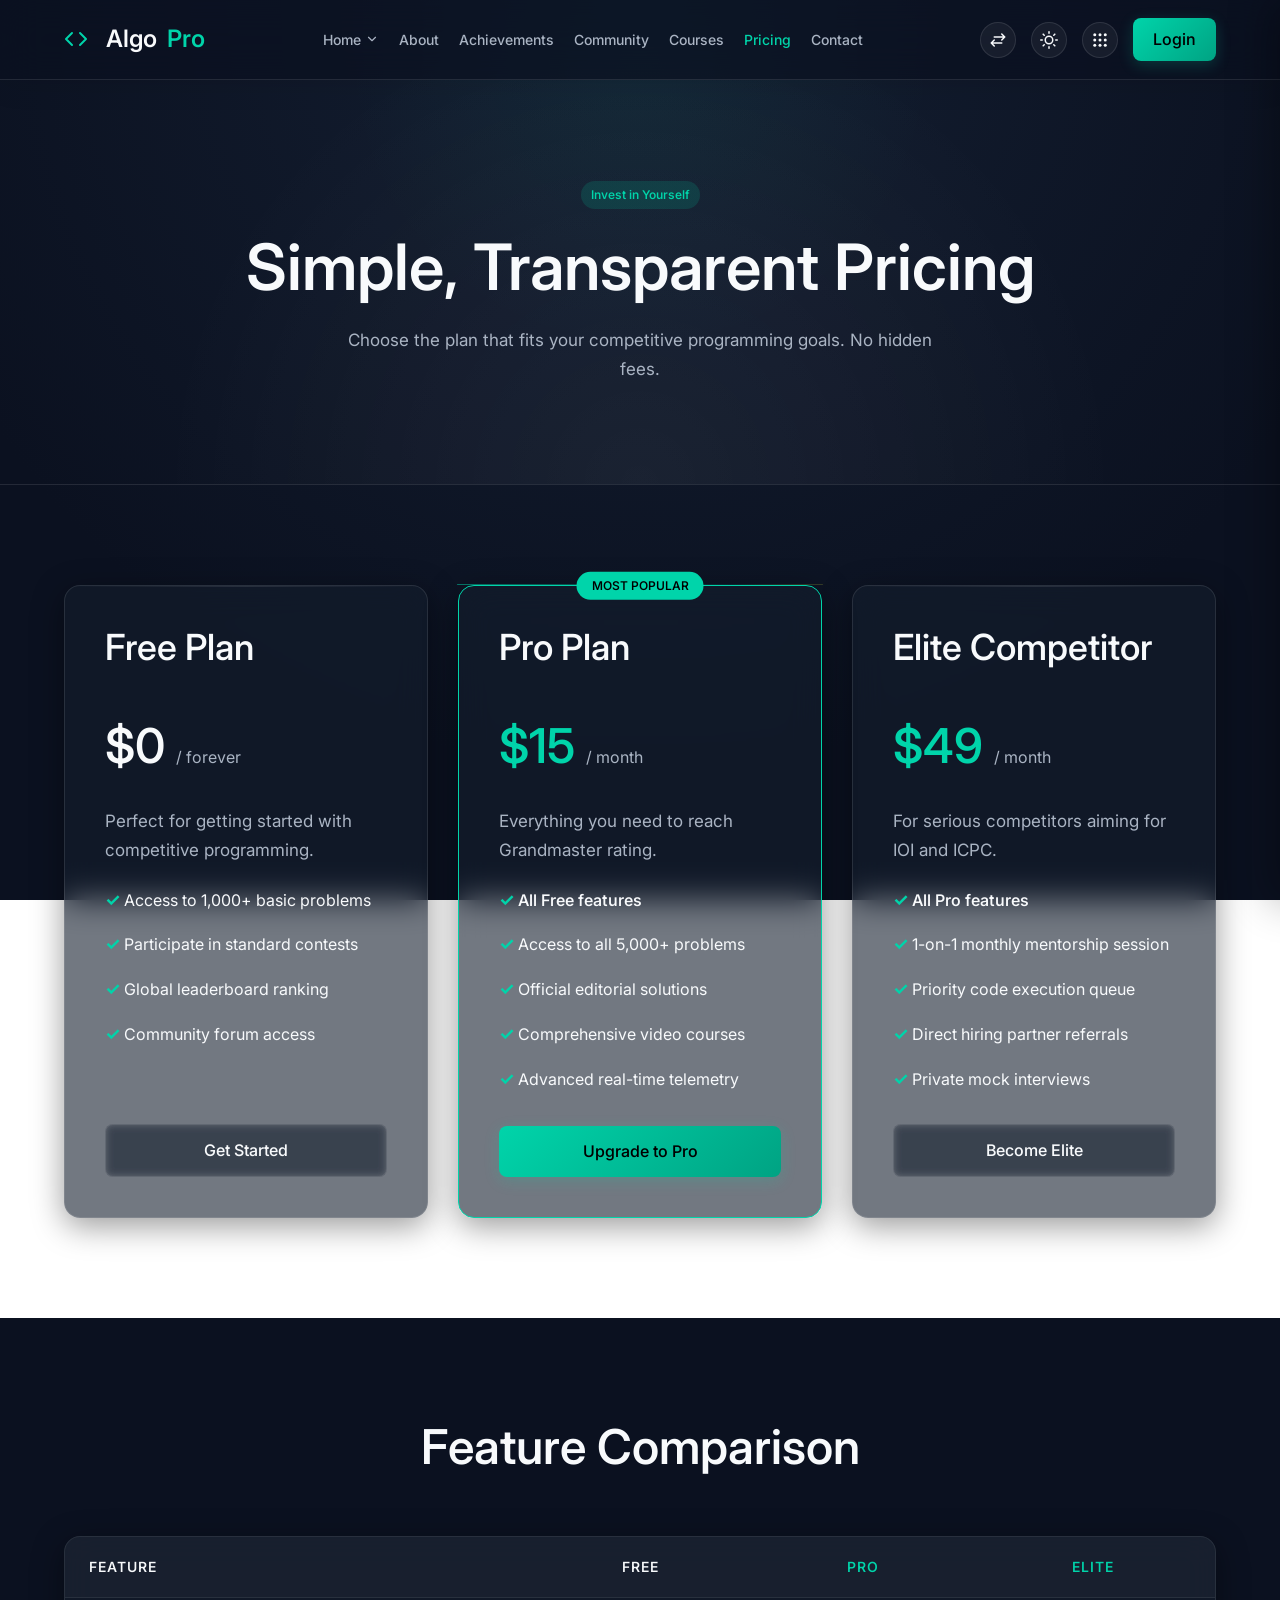
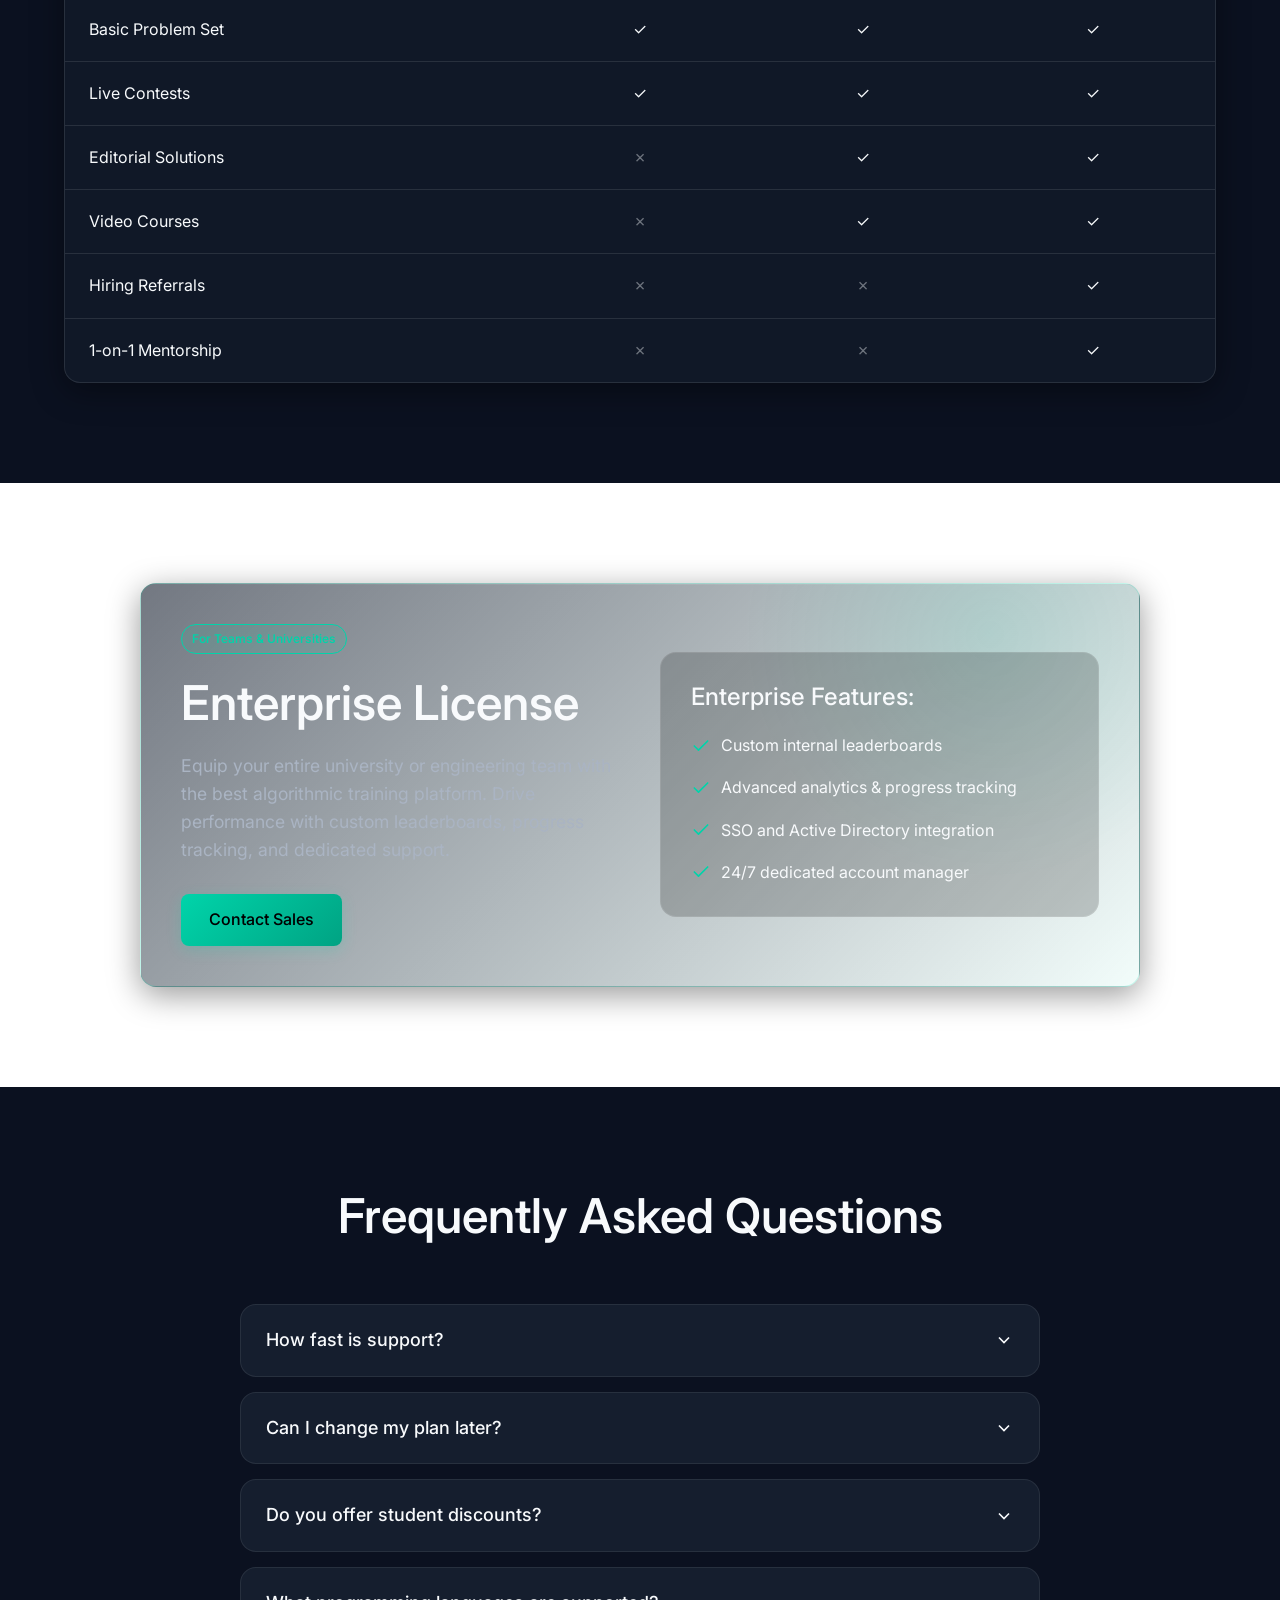
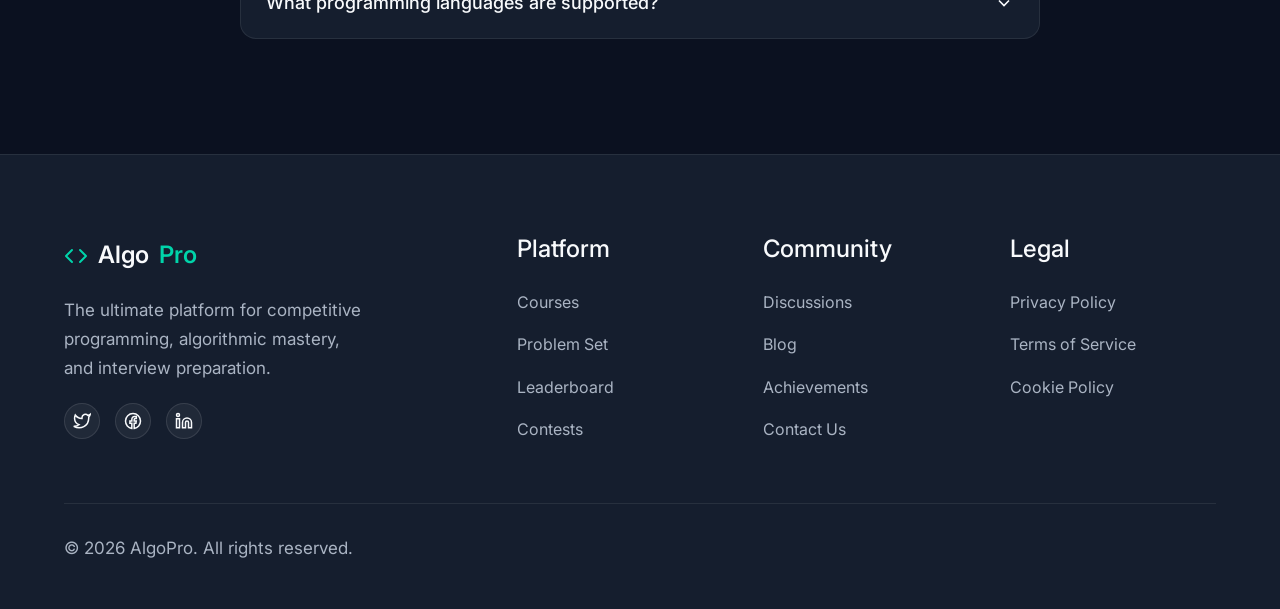
<file: pricing.html>
<!DOCTYPE html>
<html lang="en" data-theme="dark">
<head>
    <meta charset="UTF-8">
    <meta name="viewport" content="width=device-width, initial-scale=1.0">
    <title>AlgoPro | Pricing</title>
    <link rel="stylesheet" href="css/style.css">
    <link rel="stylesheet" href="css/rtl.css">
    <style>
        .faq-accordion {
            max-width: 800px;
            margin: 0 auto;
        }
        .faq-item {
            background: var(--card-bg);
            border: 1px solid var(--border-color);
            border-radius: var(--border-radius);
            margin-bottom: 15px;
            overflow: hidden;
            transition: var(--transition);
        }
        .faq-question {
            padding: 20px 25px;
            cursor: pointer;
            display: flex;
            justify-content: space-between;
            align-items: center;
            font-weight: 500;
            font-size: 18px;
            transition: var(--transition);
        }
        .faq-question:hover {
            color: var(--accent-color);
        }
        .faq-icon {
            transition: transform 0.3s ease;
        }
        .faq-item.active .faq-icon {
            transform: rotate(180deg);
        }
        .faq-answer {
            max-height: 0;
            padding: 0 25px;
            opacity: 0;
            transition: all 0.3s ease-out;
            color: var(--text-secondary);
        }
        .faq-item.active .faq-answer {
            max-height: 500px;
            padding: 0 25px 20px;
            opacity: 1;
        }

        @media (max-width: 768px) {
            /* Hero */
            .small-hero { text-align: center; }

            /* Section headers */
            .section-header { text-align: center; }

            /* Pricing cards - center heading, price, description */
            .card { text-align: center; }

            /* Feature list (tick items) - center the ul block,
               keep each row as: tick icon + text (left-aligned within block) */
            .card > ul {
                display: inline-flex !important;
                flex-direction: column;
                align-items: flex-start;
                text-align: left;
                margin-left: auto;
                margin-right: auto;
                width: auto !important;
            }
            .card > ul li {
                text-align: left;
            }

            /* Button full-width */
            .card > a.btn { width: 100% !important; text-align: center; }

            /* "Most Popular" badge on Pro card stays centered */
            .card[style*="scale"] > div[style*="absolute"] {
                left: 50% !important;
            }
            /* Reset scale on mobile so cards don't overlap */
            .card[style*="scale(1.05)"] {
                transform: scale(1) !important;
                z-index: auto !important;
            }

            /* Enterprise section */
            .grid-2[style*="align-items: center"] {
                grid-template-columns: 1fr !important;
                text-align: center;
            }
            .grid-2[style*="align-items: center"] > div:first-child {
                text-align: center;
            }
            .grid-2[style*="align-items: center"] .badge {
                display: inline-block;
            }
            .grid-2[style*="align-items: center"] .btn {
                display: inline-flex;
                margin: 0 auto;
            }
            /* Enterprise feature list - same straight-tick treatment */
            .grid-2[style*="align-items: center"] > div:last-child ul {
                display: inline-flex;
                flex-direction: column;
                align-items: flex-start;
                text-align: left;
                margin: 0 auto;
                width: auto;
            }
            .grid-2[style*="align-items: center"] > div:last-child h4 {
                text-align: center;
            }
        }
        /* Tablet responsive fix for pricing 3-card grid */
        @media screen and (min-width: 700px) and (max-width: 1024px) {
            .grid-3 { grid-template-columns: 1fr 1fr !important; }
            .grid-3 > :nth-child(3) { grid-column: span 2; width: calc(50% - 15px); margin: 0 auto; }
        }

        /* Make ✓ checkmarks vivid accent color in all themes */
        .card ul li::first-letter {
            color: var(--accent-color);
            font-weight: 700;
            font-size: 1.1em;
        }

        /* ── Pricing Page Animations ── */

        /* 1. Staggered card entrance */
        @keyframes cardSlideUp {
            from { opacity: 0; transform: translateY(40px); }
            to   { opacity: 1; transform: translateY(0); }
        }
        .pricing-card-anim {
            opacity: 0;
            animation: cardSlideUp 0.6s cubic-bezier(0.16, 1, 0.3, 1) forwards;
        }
        .pricing-card-anim:nth-child(1) { animation-delay: 0.1s; }
        .pricing-card-anim:nth-child(2) { animation-delay: 0.25s; }
        .pricing-card-anim:nth-child(3) { animation-delay: 0.4s; }

        /* 2. Pro card rotating shimmer border */
        @keyframes borderSpin {
            0%   { background-position: 0% 50%; }
            50%  { background-position: 100% 50%; }
            100% { background-position: 0% 50%; }
        }
        .pro-card-shimmer {
            position: relative;
        }
        .pro-card-shimmer::before {
            content: '';
            position: absolute;
            inset: -2px;
            border-radius: inherit;
            background: linear-gradient(135deg,
                var(--accent-color),
                rgba(0,212,170,0.2),
                var(--highlight-color),
                rgba(0,212,170,0.2),
                var(--accent-color));
            background-size: 300% 300%;
            animation: borderSpin 4s linear infinite;
            z-index: -1;
            border-radius: var(--border-radius);
        }

        /* 3. Price number glow pulse */
        @keyframes priceGlow {
            0%, 100% { text-shadow: 0 0 0px transparent; }
            50%       { text-shadow: 0 0 20px rgba(0, 212, 170, 0.4); }
        }
        .price-glow {
            animation: priceGlow 3s ease-in-out infinite;
        }

        /* 4. Hero badge float */
        @keyframes badgeFloat {
            0%, 100% { transform: translateY(0px); }
            50%       { transform: translateY(-4px); }
        }
        .small-hero .badge {
            display: inline-block;
            animation: badgeFloat 2.5s ease-in-out infinite;
        }

        /* 5. Scroll-reveal for table & FAQ */
        .reveal-on-scroll {
            opacity: 0;
            transform: translateY(30px);
            transition: opacity 0.6s ease, transform 0.6s ease;
        }
        .reveal-on-scroll.visible {
            opacity: 1;
            transform: translateY(0);
        }

        /* 6. Card hover lift */
        .pricing-card-anim:not(.pro-card-shimmer):hover {
            transform: translateY(-6px);
            box-shadow: 0 20px 40px rgba(0,0,0,0.2);
            border-color: rgba(0,212,170,0.4);
            transition: all 0.3s cubic-bezier(0.16, 1, 0.3, 1);
        }
        [data-theme="light"] .pricing-card-anim:not(.pro-card-shimmer):hover {
            box-shadow: 0 20px 40px rgba(0,0,0,0.08);
        }

        /* 7. CTA button ripple */
        .btn-primary, .btn-outline {
            position: relative;
            overflow: hidden;
        }
        .btn-primary::after, .btn-outline::after {
            content: '';
            position: absolute;
            inset: 0;
            background: radial-gradient(circle at center, rgba(255,255,255,0.25) 0%, transparent 70%);
            opacity: 0;
            transition: opacity 0.3s ease;
        }
        .btn-primary:hover::after, .btn-outline:hover::after {
            opacity: 1;
        }

        /* 8. Most Popular badge pulse */
        @keyframes popularPulse {
            0%, 100% { box-shadow: 0 0 0 0 rgba(0,212,170,0.5); }
            50%       { box-shadow: 0 0 0 8px rgba(0,212,170,0); }
        }
        .popular-badge {
            animation: popularPulse 2s ease-in-out infinite;
        }
    </style>
    <link rel="icon" type="image/svg+xml" href="images/favicon.svg">
</head>
<body>
    <div class="overlay"></div>
    <nav class="navbar">
        <a href="index.html" class="navbar-brand" style="display: inline-flex; align-items: center;"><svg width="24" height="24" viewBox="0 0 24 24" fill="none" stroke="var(--accent-color)" stroke-width="2" stroke-linecap="round" stroke-linejoin="round" style="margin-right: 8px; flex-shrink: 0;"><polyline points="16 18 22 12 16 6"></polyline><polyline points="8 6 2 12 8 18"></polyline></svg>Algo<span>Pro</span></a>
        <div class="nav-links">
            <div class="nav-dropdown">
                <a href="index.html" class="active" style="display: flex; align-items: center; gap: 4px;">Home <svg width="14" height="14" viewBox="0 0 24 24" fill="none" stroke="currentColor" stroke-width="2" stroke-linecap="round" stroke-linejoin="round"><polyline points="6 9 12 15 18 9"></polyline></svg></a>
                <div class="nav-dropdown-content">
                    <a href="index.html">Home 1</a>
                    <a href="home-2.html">Home 2</a>
                </div>
            </div>
            <a href="about.html">About</a>
            <a href="achievements.html">Achievements</a>
            <a href="community.html">Community</a>
            <a href="courses.html">Courses</a>
            <a href="pricing.html">Pricing</a>
            <a href="contact.html">Contact</a>
        </div>
        <div class="nav-actions" style="display:flex; gap:15px; align-items:center;">
            <button class="nav-icon-btn rtl-toggle" title="Toggle RTL">
                <svg width="18" height="18" viewBox="0 0 24 24" fill="none" stroke="currentColor" stroke-width="2" stroke-linecap="round" stroke-linejoin="round"><path d="M17 4l4 4-4 4M7 20l-4-4 4-4M21 8H7M3 16h14"/></svg>
            </button>
            <button class="nav-icon-btn theme-toggle" title="Toggle Theme">
                <svg width="18" height="18" viewBox="0 0 24 24" fill="none" stroke="currentColor" stroke-width="2" stroke-linecap="round" stroke-linejoin="round"><circle cx="12" cy="12" r="5"/><path d="M12 1v2M12 21v2M4.22 4.22l1.42 1.42M18.36 18.36l1.42 1.42M1 12h2M21 12h2M4.22 19.78l1.42-1.42M18.36 5.64l1.42-1.42"/></svg>
            </button>
            <a href="dashboard.html" title="Dashboard" class="nav-icon-btn">
                <svg width="18" height="18" viewBox="0 0 24 24" fill="currentColor"><circle cx="5" cy="5" r="2"/><circle cx="12" cy="5" r="2"/><circle cx="19" cy="5" r="2"/><circle cx="5" cy="12" r="2"/><circle cx="12" cy="12" r="2"/><circle cx="19" cy="12" r="2"/><circle cx="5" cy="19" r="2"/><circle cx="12" cy="19" r="2"/><circle cx="19" cy="19" r="2"/></svg>
            </a>
            <a href="login.html" class="btn btn-primary" style="padding:8px 20px;">Login</a>
        </div>
        <button class="hamburger">
            <svg width="24" height="24" viewBox="0 0 24 24" fill="none" stroke="currentColor" stroke-width="2"><line x1="3" y1="12" x2="21" y2="12"></line><line x1="3" y1="6" x2="21" y2="6"></line><line x1="3" y1="18" x2="21" y2="18"></line></svg>
        </button>
    </nav>

    <!-- Offcanvas Menu -->
    <div class="offcanvas">
        <button class="offcanvas-close">&times;</button>
        <a href="index.html" class="navbar-brand mb-4">Algo<span>Pro</span></a>
        <div class="offcanvas-links">
            <!-- Home accordion -->
            <div class="mobile-nav-group">
                <div class="mobile-nav-link mobile-nav-parent" onclick="this.parentElement.classList.toggle('open')" style="display:flex; justify-content:space-between; align-items:center; cursor:pointer;">
                    <span>Home</span>
                    <svg class="mobile-chevron" width="14" height="14" viewBox="0 0 24 24" fill="none" stroke="currentColor" stroke-width="2"><polyline points="6 9 12 15 18 9"/></svg>
                </div>
                <div class="mobile-nav-children">
                    <a href="index.html" class="mobile-nav-link mobile-nav-child">Home 1</a>
                    <a href="home-2.html" class="mobile-nav-link mobile-nav-child">Home 2</a>
                </div>
            </div>
            <a href="about.html" class="mobile-nav-link">About</a>
            <a href="achievements.html" class="mobile-nav-link">Achievements</a>
            <a href="community.html" class="mobile-nav-link">Community</a>
            <a href="courses.html" class="mobile-nav-link">Courses</a>
            <a href="pricing.html" class="mobile-nav-link">Pricing</a>
            <a href="contact.html" class="mobile-nav-link">Contact</a>
        </div>
        <div class="offcanvas-actions" style="margin-top: auto; padding-top: 20px; border-top: 1px solid var(--border-color); display: flex; flex-direction: column; gap: 15px;">
            <div style="display: flex; gap: 15px; justify-content: center;">
                <button class="nav-icon-btn rtl-toggle" title="Toggle RTL"><svg width="18" height="18" viewBox="0 0 24 24" fill="none" stroke="currentColor" stroke-width="2" stroke-linecap="round" stroke-linejoin="round"><path d="M17 4l4 4-4 4M7 20l-4-4 4-4M21 8H7M3 16h14"/></svg></button>
                <button class="nav-icon-btn theme-toggle" title="Toggle Theme"><svg width="24" height="24" viewBox="0 0 24 24" fill="none" stroke="currentColor" stroke-width="2"><circle cx="12" cy="12" r="5"/><path d="M12 1v2M12 21v2M4.22 4.22l1.42 1.42M18.36 18.36l1.42 1.42M1 12h2M21 12h2M4.22 19.78l1.42-1.42M18.36 5.64l1.42-1.42"/></svg></button>
                <a href="dashboard.html" class="nav-icon-btn" title="Dashboard"><svg width="18" height="18" viewBox="0 0 24 24" fill="currentColor"><circle cx="5" cy="5" r="2"/><circle cx="12" cy="5" r="2"/><circle cx="19" cy="5" r="2"/><circle cx="5" cy="12" r="2"/><circle cx="12" cy="12" r="2"/><circle cx="19" cy="12" r="2"/><circle cx="5" cy="19" r="2"/><circle cx="12" cy="19" r="2"/><circle cx="19" cy="19" r="2"/></svg></a>
            </div>
            <a href="login.html" class="btn btn-primary" style="text-align: center;">Login</a>
        </div>
    </div>

    <section class="small-hero">
        <div class="badge badge-easy mb-4">Invest in Yourself</div>
        <h1>Simple, Transparent Pricing</h1>
        <p>Choose the plan that fits your competitive programming goals. No hidden fees.</p>
    </section>

    <section class="section">
        <div class="grid-3">
            <div class="card pricing-card-anim">
                <h3>Free Plan</h3>
                <div class="price-glow" style="font-size: 48px; font-weight: 550; margin: 20px 0;">$0 <span style="font-size: 16px; color: var(--text-secondary); font-weight: normal;">/ forever</span></div>
                <p class="mb-4">Perfect for getting started with competitive programming.</p>
                <ul style="display: flex; flex-direction: column; gap: 15px; margin-bottom: 30px; flex-grow: 1;">
                    <li>&#10003; Access to 1,000+ basic problems</li>
                    <li>&#10003; Participate in standard contests</li>
                    <li>&#10003; Global leaderboard ranking</li>
                    <li>&#10003; Community forum access</li>
                </ul>
                <a href="register.html" class="btn btn-outline" style="width: 100%;">Get Started</a>
            </div>
            <div class="card pricing-card-anim pro-card-shimmer" style="border-color: var(--accent-color); transform: scale(1.05); z-index: 2; position: relative; overflow: visible;">
                <div class="popular-badge" style="position: absolute; top: 0; left: 50%; transform: translate(-50%, -50%); background: var(--accent-color); color: #000; padding: 4px 15px; border-radius: 20px; font-weight: 550; font-size: 12px;">MOST POPULAR</div>
                <h3>Pro Plan</h3>
                <div class="price-glow" style="font-size: 48px; font-weight: 550; margin: 20px 0; color: var(--accent-color);">$15 <span style="font-size: 16px; color: var(--text-secondary); font-weight: normal;">/ month</span></div>
                <p class="mb-4">Everything you need to reach Grandmaster rating.</p>
                <ul style="display: flex; flex-direction: column; gap: 15px; margin-bottom: 30px; flex-grow: 1;">
                    <li>&#10003; <strong>All Free features</strong></li>
                    <li>&#10003; Access to all 5,000+ problems</li>
                    <li>&#10003; Official editorial solutions</li>
                    <li>&#10003; Comprehensive video courses</li>
                    <li>&#10003; Advanced real-time telemetry</li>
                </ul>
                <a href="register.html" class="btn btn-primary" style="width: 100%;">Upgrade to Pro</a>
            </div>
            <div class="card pricing-card-anim">
                <h3>Elite Competitor</h3>
                <div class="price-glow" style="font-size: 48px; font-weight: 550; margin: 20px 0; color: var(--accent-color);">$49 <span style="font-size: 16px; color: var(--text-secondary); font-weight: normal;">/ month</span></div>
                <p class="mb-4">For serious competitors aiming for IOI and ICPC.</p>
                <ul style="display: flex; flex-direction: column; gap: 15px; margin-bottom: 30px; flex-grow: 1;">
                    <li>&#10003; <strong>All Pro features</strong></li>
                    <li>&#10003; 1-on-1 monthly mentorship session</li>
                    <li>&#10003; Priority code execution queue</li>
                    <li>&#10003; Direct hiring partner referrals</li>
                    <li>&#10003; Private mock interviews</li>
                </ul>
                <a href="register.html" class="btn btn-outline" style="width: 100%;">Become Elite</a>
            </div>
        </div>
    </section>

    <section class="section" style="background: var(--bg-color);">
        <div class="section-header"><h2>Feature Comparison</h2></div>
        <div class="table-responsive">
            <table>
                <thead>
                    <tr>
                        <th style="width: 40%;">Feature</th>
                        <th style="text-align: center;">Free</th>
                        <th style="text-align: center; color: var(--accent-color);">Pro</th>
                        <th style="text-align: center; color: var(--accent-color);">Elite</th>
                    </tr>
                </thead>
                <tbody>
                    <tr><td>Basic Problem Set</td><td style="text-align: center;">&#10003;</td><td style="text-align: center;">&#10003;</td><td style="text-align: center;">&#10003;</td></tr>
                    <tr><td>Live Contests</td><td style="text-align: center;">&#10003;</td><td style="text-align: center;">&#10003;</td><td style="text-align: center;">&#10003;</td></tr>
                    <tr><td>Editorial Solutions</td><td style="text-align: center; opacity: 0.4;">&#10007;</td><td style="text-align: center;">&#10003;</td><td style="text-align: center;">&#10003;</td></tr>
                    <tr><td>Video Courses</td><td style="text-align: center; opacity: 0.4;">&#10007;</td><td style="text-align: center;">&#10003;</td><td style="text-align: center;">&#10003;</td></tr>
                    <tr><td>Hiring Referrals</td><td style="text-align: center; opacity: 0.4;">&#10007;</td><td style="text-align: center; opacity: 0.4;">&#10007;</td><td style="text-align: center;">&#10003;</td></tr>
                    <tr><td>1-on-1 Mentorship</td><td style="text-align: center; opacity: 0.4;">&#10007;</td><td style="text-align: center; opacity: 0.4;">&#10007;</td><td style="text-align: center;">&#10003;</td></tr>
                </tbody>
            </table>
        </div>
    </section>

    <!-- Enterprise Section -->
    <section class="section">
        <div class="card" style="max-width: 1000px; margin: 0 auto; background: linear-gradient(135deg, var(--glass-bg), rgba(0, 212, 170, 0.05)); border: 1px solid rgba(0, 212, 170, 0.2); position: relative; overflow: hidden;">
            <div style="position: absolute; top: -50%; right: -10%; width: 500px; height: 500px; background: radial-gradient(circle, rgba(0, 212, 170, 0.1) 0%, transparent 70%); border-radius: 50%; pointer-events: none;"></div>
            <div class="grid-2" style="align-items: center; gap: 40px; position: relative; z-index: 1;">
                <div>
                    <div class="badge badge-medium mb-4" style="background: rgba(0, 212, 170, 0.1); color: var(--accent-color); border: 1px solid var(--accent-color);">For Teams & Universities</div>
                    <h2 class="mb-4">Enterprise License</h2>
                    <p style="color: var(--text-secondary); margin-bottom: 30px; font-size: 1.1em; line-height: 1.6;">Equip your entire university or engineering team with the best algorithmic training platform. Drive performance with custom leaderboards, progress tracking, and dedicated support.</p>
                    <a href="contact.html" class="btn btn-primary">Contact Sales</a>
                </div>
                <div style="background: rgba(0, 0, 0, 0.2); border-radius: var(--border-radius); padding: 30px; border: 1px solid var(--glass-border);">
                    <h4 style="margin-bottom: 20px;">Enterprise Features:</h4>
                    <ul style="display: flex; flex-direction: column; gap: 15px;">
                        <li style="display: flex; gap: 10px; align-items: center;"><svg width="20" height="20" viewBox="0 0 24 24" fill="none" stroke="var(--accent-color)" stroke-width="2" stroke-linecap="round" stroke-linejoin="round"><polyline points="20 6 9 17 4 12"></polyline></svg> Custom internal leaderboards</li>
                        <li style="display: flex; gap: 10px; align-items: center;"><svg width="20" height="20" viewBox="0 0 24 24" fill="none" stroke="var(--accent-color)" stroke-width="2" stroke-linecap="round" stroke-linejoin="round"><polyline points="20 6 9 17 4 12"></polyline></svg> Advanced analytics & progress tracking</li>
                        <li style="display: flex; gap: 10px; align-items: center;"><svg width="20" height="20" viewBox="0 0 24 24" fill="none" stroke="var(--accent-color)" stroke-width="2" stroke-linecap="round" stroke-linejoin="round"><polyline points="20 6 9 17 4 12"></polyline></svg> SSO and Active Directory integration</li>
                        <li style="display: flex; gap: 10px; align-items: center;"><svg width="20" height="20" viewBox="0 0 24 24" fill="none" stroke="var(--accent-color)" stroke-width="2" stroke-linecap="round" stroke-linejoin="round"><polyline points="20 6 9 17 4 12"></polyline></svg> 24/7 dedicated account manager</li>
                    </ul>
                </div>
            </div>
        </div>
    </section>

    <!-- FAQ Section -->
    <section class="section" style="background: var(--bg-color);">
        <div class="section-header"><h2>Frequently Asked Questions</h2></div>
        <div class="faq-accordion">
            <div class="faq-item">
                <div class="faq-question" onclick="this.parentElement.classList.toggle('active')">
                    How fast is support?
                    <svg class="faq-icon" width="20" height="20" viewBox="0 0 24 24" fill="none" stroke="currentColor" stroke-width="2"><polyline points="6 9 12 15 18 9"></polyline></svg>
                </div>
                <div class="faq-answer"><p>We typically respond within 2 hours for Pro and Elite users. Free users can expect a response within 24-48 hours.</p></div>
            </div>
            <div class="faq-item">
                <div class="faq-question" onclick="this.parentElement.classList.toggle('active')">
                    Can I change my plan later?
                    <svg class="faq-icon" width="20" height="20" viewBox="0 0 24 24" fill="none" stroke="currentColor" stroke-width="2"><polyline points="6 9 12 15 18 9"></polyline></svg>
                </div>
                <div class="faq-answer"><p>Absolutely! You can upgrade or downgrade your plan at any time from your dashboard settings. Prorated charges will apply.</p></div>
            </div>
            <div class="faq-item">
                <div class="faq-question" onclick="this.parentElement.classList.toggle('active')">
                    Do you offer student discounts?
                    <svg class="faq-icon" width="20" height="20" viewBox="0 0 24 24" fill="none" stroke="currentColor" stroke-width="2"><polyline points="6 9 12 15 18 9"></polyline></svg>
                </div>
                <div class="faq-answer"><p>Yes, verify your university email address to receive a 50% discount on the Pro plan for as long as you remain a student.</p></div>
            </div>
            <div class="faq-item">
                <div class="faq-question" onclick="this.parentElement.classList.toggle('active')">
                    What programming languages are supported?
                    <svg class="faq-icon" width="20" height="20" viewBox="0 0 24 24" fill="none" stroke="currentColor" stroke-width="2"><polyline points="6 9 12 15 18 9"></polyline></svg>
                </div>
                <div class="faq-answer"><p>Our live judging environment supports over 40 programming languages including C++, Java, Python, JavaScript, Go, and Rust.</p></div>
            </div>
        </div>
    </section>

<!-- Footer -->
    <footer class="footer">
        <div class="footer-grid">
            <div class="footer-col">
                <a href="index.html" class="navbar-brand mb-4">
                    <svg width="24" height="24" viewBox="0 0 24 24" fill="none" stroke="var(--accent-color)" stroke-width="2" stroke-linecap="round" stroke-linejoin="round">
                        <polyline points="16 18 22 12 16 6"></polyline>
                        <polyline points="8 6 2 12 8 18"></polyline>
                    </svg>
                    Algo<span>Pro</span>
                </a>
                <p style="margin-top: 20px; max-width: 300px;">The ultimate platform for competitive programming, algorithmic mastery, and interview preparation.</p>
                <div class="footer-social" style="display: flex; gap: 15px; margin-top: 20px;">
                    <a href="#" class="nav-icon-btn" title="Twitter"><svg width="18" height="18" viewBox="0 0 24 24" fill="none" stroke="currentColor" stroke-width="2"><path d="M23 3a10.9 10.9 0 0 1-3.14 1.53 4.48 4.48 0 0 0-7.86 3v1A10.66 10.66 0 0 1 3 4s-4 9 5 13a11.64 11.64 0 0 1-7 2c9 5 20 0 20-11.5a4.5 4.5 0 0 0-.08-.83A7.72 7.72 0 0 0 23 3z"/></svg></a>
                    <a href="#" class="nav-icon-btn" title="Facebook"><svg width="18" height="18" viewBox="0 0 24 24" fill="none" stroke="currentColor" stroke-width="2"><path d="M12 2.04c-5.5 0-10 4.49-10 10.02 0 5 3.66 9.15 8.44 9.9v-7H7.9v-2.9h2.54V9.85c0-2.51 1.49-3.89 3.78-3.89 1.09 0 2.23.19 2.23.19v2.47h-1.26c-1.24 0-1.63.77-1.63 1.56v1.88h2.78l-.45 2.9h-2.33v7a10 10 0 0 0 8.45-9.9c0-5.53-4.5-10.02-10-10.02z"/></svg></a>
                    <a href="#" class="nav-icon-btn" title="LinkedIn"><svg width="18" height="18" viewBox="0 0 24 24" fill="none" stroke="currentColor" stroke-width="2"><path d="M16 8a6 6 0 0 1 6 6v7h-4v-7a2 2 0 0 0-2-2 2 2 0 0 0-2 2v7h-4v-7a6 6 0 0 1 6-6z"/><rect x="2" y="9" width="4" height="12"/><circle cx="4" cy="4" r="2"/></svg></a>
                </div>
            </div>
            <div class="footer-col">
                <h4>Platform</h4>
                <div class="footer-links">
                    <a href="courses.html">Courses</a>
                    <a href="#">Problem Set</a>
                    <a href="#">Leaderboard</a>
                    <a href="contests.html">Contests</a>
                </div>
            </div>
            <div class="footer-col">
                <h4>Community</h4>
                <div class="footer-links">
                    <a href="community.html">Discussions</a>
                    <a href="#">Blog</a>
                    <a href="achievements.html">Achievements</a>
                    <a href="contact.html">Contact Us</a>
                </div>
            </div>
            <div class="footer-col">
                <h4>Legal</h4>
                <div class="footer-links">
                    <a href="#">Privacy Policy</a>
                    <a href="#">Terms of Service</a>
                    <a href="#">Cookie Policy</a>
                </div>
            </div>
        </div>
        <div class="footer-bottom">
            <p>&copy; 2026 AlgoPro. All rights reserved.</p>
        </div>
    </footer>

    <script src="js/main.js"></script>
    <button class="back-to-top" id="backToTop" title="Go to top"><svg width="24" height="24" viewBox="0 0 24 24" fill="none" stroke="currentColor" stroke-width="2" stroke-linecap="round" stroke-linejoin="round"><polyline points="18 15 12 9 6 15"></polyline></svg></button>

    <script>
        // Scroll-reveal for Feature Comparison, Enterprise, and FAQ sections
        document.querySelectorAll('section.section').forEach((el, i) => {
            if (i > 0) el.classList.add('reveal-on-scroll');
        });

        const revealObserver = new IntersectionObserver((entries) => {
            entries.forEach(entry => {
                if (entry.isIntersecting) {
                    entry.target.classList.add('visible');
                    revealObserver.unobserve(entry.target);
                }
            });
        }, { threshold: 0.1 });

        document.querySelectorAll('.reveal-on-scroll').forEach(el => revealObserver.observe(el));
    </script>
</body>
</html>
</file>
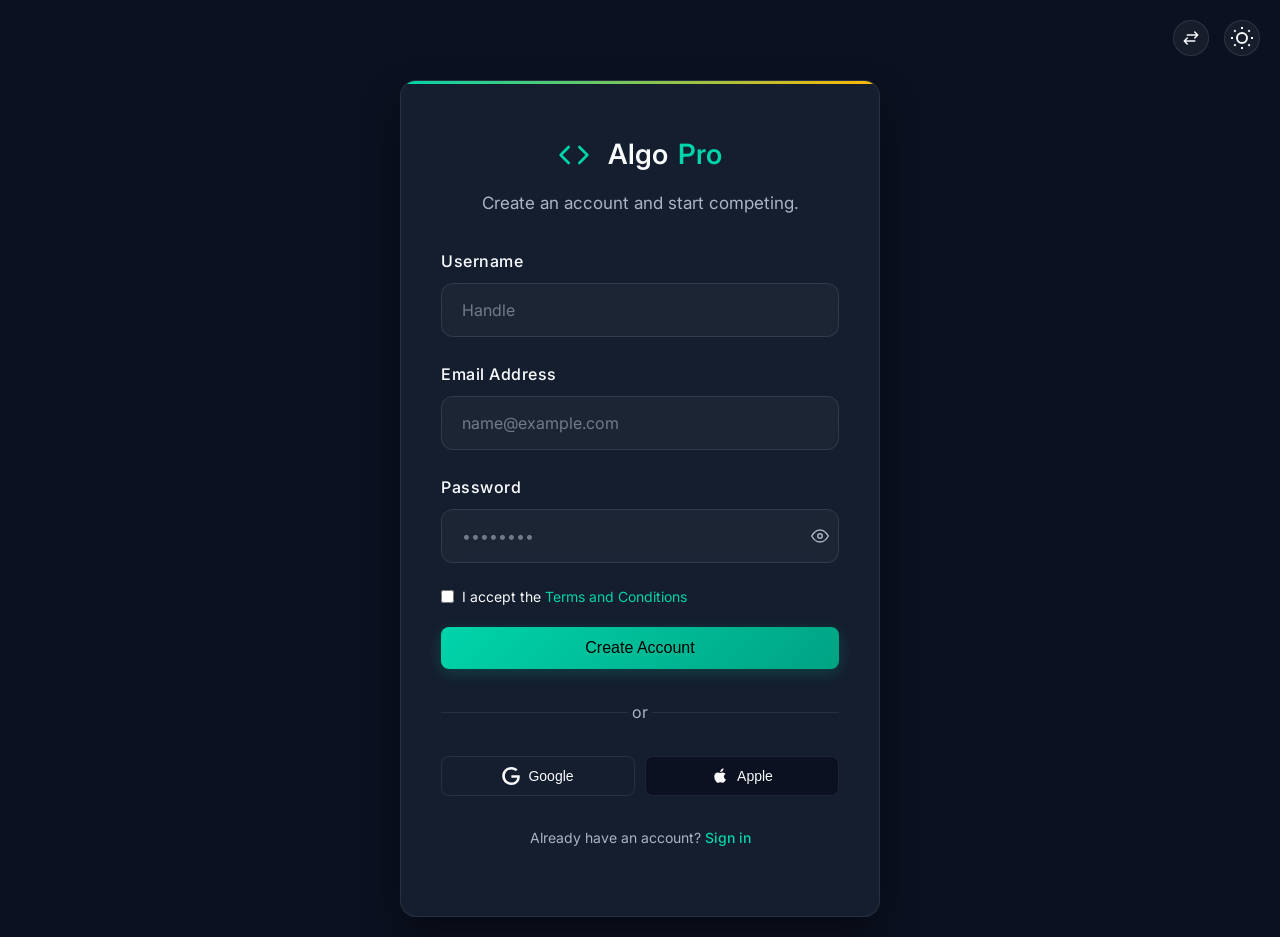
<file: register.html>
<!DOCTYPE html>
<html lang="en" data-theme="dark">
<head>
    <meta charset="UTF-8">
    <meta name="viewport" content="width=device-width, initial-scale=1.0">
    <title>AlgoPro | Register</title>
    <link rel="stylesheet" href="css/style.css">
    <link rel="stylesheet" href="css/rtl.css">
    <style>
        .auth-container {
            min-height: 100vh;
            display: flex;
            align-items: center;
            justify-content: center;
            background: linear-gradient(135deg, var(--bg-color) 0%, var(--bg-color) 100%);
            padding: 80px 20px 20px;
        }
        .auth-card {
            width: 100%;
            max-width: 480px;
            background: var(--card-bg);
            border: 1px solid var(--border-color);
            border-radius: var(--border-radius);
            padding: 50px 40px;
            box-shadow: 0 20px 40px rgba(0,0,0,0.4);
            position: relative;
            overflow: hidden;
        }
        .auth-card::before {
            content: '';
            position: absolute;
            top: 0; left: 0; right: 0; height: 3px;
            background: linear-gradient(90deg, var(--accent-color), var(--highlight-color));
        }
        @media (max-width: 480px) {
            .auth-card {
                padding: 40px 25px;
            }
        }
        .social-btn {
            display: flex;
            align-items: center;
            justify-content: center;
            gap: 8px;
            width: 100%;
            padding: 10px;
            border-radius: 8px;
            font-weight: 500;
            font-size: 14px;
            cursor: pointer;
            transition: all 0.3s ease;
        }
        .social-btn:hover {
            opacity: 1;
            transform: translateY(-2px);
            background-color: var(--accent-color) !important;
            color: var(--primary-color) !important;
            border-color: var(--accent-color) !important;
        }
        .social-btn:hover svg {
            color: var(--primary-color) !important;
        }
        .social-github { background: var(--primary-color); color: #fff; border: 1px solid var(--border-color); }
        .social-google { background: var(--card-bg); color: var(--text-color); border: 1px solid var(--border-color); }
        .social-apple { background: var(--bg-color); color: var(--text-color); border: 1px solid var(--border-color); }
        
        .social-logins {
            display: flex;
            gap: 10px;
            width: 100%;
            margin-top: 15px;
        }
        .social-logins .social-btn {
            flex: 1;
            margin-bottom: 0;
        }
        
        .btn-primary {
            transition: all 0.3s ease;
        }
        .btn-primary:hover {
            opacity: 0.9;
            transform: translateY(-1px);
            box-shadow: 0 4px 12px rgba(0,0,0,0.2);
        }
        
        .divider {
            display: flex;
            align-items: center;
            text-align: center;
            margin: 30px 0;
            color: var(--text-secondary);
        }
        .divider::before, .divider::after {
            content: '';
            flex: 1;
            border-bottom: 1px solid var(--border-color);
        }
        .divider:not(:empty)::before { margin-right: .25em; }
        .divider:not(:empty)::after { margin-left: .25em; }
        
        .hover-link {
            transition: color 0.3s ease;
        }
        .hover-link:hover {
            color: var(--highlight-color) !important;
        }
    </style>
    <link rel="icon" type="image/svg+xml" href="images/favicon.svg">
</head>
<body>
    <div class="top-controls" style="position: fixed; top: 20px; inset-inline-end: 20px; z-index: 1000; display: flex; gap: 15px; align-items: center;">
        <button class="nav-icon-btn rtl-toggle" title="Toggle RTL">
                <svg width="18" height="18" viewBox="0 0 24 24" fill="none" stroke="currentColor" stroke-width="2" stroke-linecap="round" stroke-linejoin="round"><path d="M17 4l4 4-4 4M7 20l-4-4 4-4M21 8H7M3 16h14"/></svg>
            </button>
        <button class="nav-icon-btn theme-toggle" title="Toggle Theme">
            <svg width="24" height="24" viewBox="0 0 24 24" fill="none" stroke="currentColor" stroke-width="2"><circle cx="12" cy="12" r="5"/><path d="M12 1v2M12 21v2M4.22 4.22l1.42 1.42M18.36 18.36l1.42 1.42M1 12h2M21 12h2M4.22 19.78l1.42-1.42M18.36 5.64l1.42-1.42"/></svg>
        </button>
    </div>

    <div class="auth-container">
        <div class="auth-card">
            <div style="text-align: center; margin-bottom: 30px;">
                <a href="index.html" class="navbar-brand" style="font-size: 28px; display: inline-flex; align-items: center;"><svg width="32" height="32" viewBox="0 0 24 24" fill="none" stroke="var(--accent-color)" stroke-width="2" stroke-linecap="round" stroke-linejoin="round" style="margin-right: 8px;"><polyline points="16 18 22 12 16 6"></polyline><polyline points="8 6 2 12 8 18"></polyline></svg>Algo<span>Pro</span></a>
                <p class="mt-2 text-secondary">Create an account and start competing.</p>
            </div>
            
            <form action="dashboard.html">
                <div class="form-group">
                    <label class="form-label">Username</label>
                    <input type="text" class="form-control" placeholder="Handle" required>
                </div>
                <div class="form-group">
                    <label class="form-label">Email Address</label>
                    <input type="email" class="form-control" placeholder="name@example.com" required>
                </div>
                <div class="form-group">
                    <label class="form-label">Password</label>
                    <div style="position: relative;">
                        <input type="password" class="form-control" placeholder="••••••••" required id="registerPassword" style="padding-inline-end: 40px;">
                        <button type="button" onclick="const p=document.getElementById('registerPassword'); p.type=p.type==='password'?'text':'password';" style="position: absolute; inset-inline-end: 10px; top: 50%; transform: translateY(-50%); background: none; border: none; color: var(--text-secondary); cursor: pointer; padding: 0; display: flex; align-items: center;">
                            <svg width="18" height="18" viewBox="0 0 24 24" fill="none" stroke="currentColor" stroke-width="2" stroke-linecap="round" stroke-linejoin="round"><path d="M1 12s4-8 11-8 11 8 11 8-4 8-11 8-11-8-11-8z"></path><circle cx="12" cy="12" r="3"></circle></svg>
                        </button>
                    </div>
                </div>
                <div style="margin-bottom: 20px; margin-top: 10px;">
                    <label style="display: flex; align-items: flex-start; gap: 8px; font-size: 14px; cursor: pointer; line-height: 1.4;">
                        <input type="checkbox" required style="margin-top: 3px; flex-shrink: 0;"> 
                        <span>I accept the <a href="#" class="hover-link" style="color: var(--accent-color);">Terms and Conditions</a></span>
                    </label>
                </div>
                <button type="submit" class="btn btn-primary" style="width: 100%;">Create Account</button>
            </form>
            
            <div class="divider">or</div>
            
            <div class="social-logins">
                <button class="social-btn social-google">
                    <svg width="18" height="18" viewBox="0 0 24 24" fill="currentColor" style="color:var(--text-color)"><path d="M12.48 10.92v3.28h7.84c-.24 1.84-.853 3.187-1.787 4.133-1.147 1.147-2.933 2.4-6.053 2.4-4.827 0-8.6-3.893-8.6-8.72s3.773-8.72 8.6-8.72c2.6 0 4.507 1.027 5.907 2.347l2.307-2.307C18.747 1.44 16.133 0 12.48 0 5.867 0 .307 5.387.307 12s5.56 12 12.173 12c3.573 0 6.267-1.173 8.373-3.36 2.16-2.16 2.84-5.213 2.84-7.667 0-.76-.053-1.467-.173-2.053H12.48z"/></svg>
                    Google
                </button>
                <button class="social-btn social-apple">
                    <svg width="18" height="18" viewBox="0 0 24 24" fill="currentColor"><path d="M17.05 20.28c-.98.95-2.05.8-3.08.35-1.09-.46-2.09-.48-3.24 0-1.44.62-2.2.44-3.06-.35C2.79 15.25 3.51 7.59 9.05 7.31c1.35.07 2.29.74 3.08.8 1.18-.24 2.31-.93 3.57-.84 1.51.15 2.95.97 3.67 2.14-3.15 1.87-2.68 5.91.43 7.15-.37 1.34-1.28 2.76-2.75 3.72zm-4.75-13.4c-.16-2.48 1.9-4.8 4.34-5.07.38 2.62-2.12 5.06-4.34 5.07z"/></svg>
                    Apple
                </button>
            </div>
            
            <p class="text-center mt-6" style="font-size: 14px;">
                Already have an account? <a href="login.html" class="hover-link" style="color: var(--accent-color); font-weight: 500;">Sign in</a>
            </p>
        </div>
    </div>
    <button class="back-to-top" id="backToTop" title="Go to top"><svg width="24" height="24" viewBox="0 0 24 24" fill="none" stroke="currentColor" stroke-width="2" stroke-linecap="round" stroke-linejoin="round"><polyline points="18 15 12 9 6 15"></polyline></svg></button>
    <script src="js/main.js"></script>
</body>
</html>
</file>
<file: css/style.css>
@import url('https://fonts.googleapis.com/css2?family=Inter:wght@400;430;450;500;520;540;550;560;580&display=swap');

:root {
  --primary-color: #0F172A;
  --accent-color: #00D4AA;
  --highlight-color: #FFB703;
  --text-color: #F8FAFC;
  --text-secondary: #AAB4C3;
  --card-bg: #151E2E;
  --border-color: rgba(255, 255, 255, 0.08);
  --bg-color: #0B1120;
  --bg-gradient: radial-gradient(circle at 50% 0%, #141f32 0%, #0b1120 70%);
  --nav-bg: rgba(11, 17, 32, 0.7);
  --icon-bg: rgba(255, 255, 255, 0.05);
  --card-shadow: 0 8px 32px rgba(0, 0, 0, 0.4);
  --glass-border: rgba(255, 255, 255, 0.1);
  --glass-bg: rgba(21, 30, 46, 0.6);
  --primary-glow: 0 0 20px rgba(0, 212, 170, 0.4);
  --highlight-glow: 0 0 20px rgba(255, 183, 3, 0.4);
  
  /* Layout variables */
  --section-padding: 100px 5%;
  --border-radius: 16px;
  --transition: all 0.4s cubic-bezier(0.16, 1, 0.3, 1);
  --header-height: 80px;
}

[data-theme="light"] {
  --primary-color: #0F172A; /* Kept for brand elements if needed, or adjust */
  --bg-color: #F6F8FC;
  --card-bg: #FFFFFF;
  --text-color: #0F172A;
  --text-secondary: #475569;
  --border-color: rgba(0, 0, 0, 0.08);
  --nav-bg: rgba(255, 255, 255, 0.85);
  --icon-bg: rgba(0, 0, 0, 0.05);
  --bg-gradient: linear-gradient(180deg, #F0F4F8 0%, #F6F8FC 100%);
  --glass-border: rgba(0, 0, 0, 0.05);
  --glass-bg: rgba(255, 255, 255, 0.8);
  --card-shadow: 0 8px 32px rgba(0, 0, 0, 0.05);
}

* {
  margin: 0;
  padding: 0;
  box-sizing: border-box;
}


body {
  font-family: 'Inter', sans-serif;
  background: var(--bg-gradient);
  background-attachment: fixed;
  color: var(--text-color);
  overflow-x: clip;
  line-height: 1.7;
}

/* Global horizontal scroll prevention */
html {
  overflow-x: clip;
  max-width: 100%;
}

@media (max-width: 768px) {
  * {
    max-width: 100%;
    box-sizing: border-box;
  }
  section, .section, .container, footer, nav {
    max-width: 100vw;
    overflow-x: clip;
  }
}

/* Typography */
h1, h2, h3, h4, h5, h6 {
  color: var(--text-color);
  margin-bottom: 1rem;
  line-height: 1.2;
}

h1 { font-size: clamp(48px, 6vw, 64px); font-weight: 580; }
h2 { font-size: clamp(36px, 5vw, 48px); font-weight: 560; }
h3 { font-size: clamp(28px, 4vw, 36px); font-weight: 540; }
h4, h5, h6 { font-size: clamp(20px, 2.5vw, 24px); font-weight: 500; }
p { font-size: clamp(15px, 1.5vw, 17px); font-weight: 400; margin-bottom: 1rem; color: var(--text-secondary); }
.subheading { font-weight: 500; font-size: 18px; color: var(--accent-color); text-transform: uppercase; letter-spacing: 1px; }
.caption { font-weight: 400; font-size: 12px; color: var(--text-secondary); }
b, strong { font-weight: 550; color: var(--text-color); }

a { text-decoration: none; color: inherit; transition: var(--transition); }
ul { list-style: none; }

/* Buttons */
.btn {
  display: inline-flex;
  align-items: center;
  justify-content: center;
  padding: 12px 28px;
  font-weight: 520;
  border-radius: 8px;
  cursor: pointer;
  transition: var(--transition);
  border: none;
  font-size: 16px;
  gap: 8px;
}

.btn-primary {
  background: linear-gradient(135deg, var(--accent-color), #00A383);
  color: #000;
  box-shadow: 0 4px 15px rgba(0, 212, 170, 0.2);
}

.btn-primary:hover {
  transform: translateY(-3px);
  box-shadow: var(--primary-glow);
}

.btn-outline {
  background-color: transparent;
  color: var(--text-color);
  border: 1px solid var(--border-color);
  backdrop-filter: blur(4px);
}

.btn-outline:hover {
  border-color: var(--accent-color);
  color: var(--accent-color);
  background: rgba(0, 212, 170, 0.05);
  transform: translateY(-2px);
}

.btn-highlight {
  background: linear-gradient(135deg, var(--highlight-color), #D49600);
  color: #000;
  box-shadow: 0 4px 15px rgba(255, 183, 3, 0.2);
}

.btn-highlight:hover {
  transform: translateY(-3px);
  box-shadow: var(--highlight-glow);
}

/* Navbar */
.navbar {
  position: fixed;
  top: 0;
  left: 0;
  width: 100%;
  height: var(--header-height);
  padding: 0 5%;
  display: flex;
  justify-content: space-between;
  align-items: center;
  z-index: 1000;
  background: var(--nav-bg);
  backdrop-filter: blur(20px);
  -webkit-backdrop-filter: blur(20px);
  border-bottom: 1px solid var(--glass-border);
  box-shadow: 0 4px 30px rgba(0, 0, 0, 0.1);
}

.navbar-brand {
  font-size: 24px;
  font-weight: 580;
  color: var(--text-color);
  display: flex;
  align-items: center;
  gap: 10px;
}

.navbar-brand span {
  color: var(--accent-color);
}

.nav-links {
  display: flex;
  gap: 20px;
  align-items: center;
}

.nav-links a {
  font-weight: 500;
  color: var(--text-secondary);
  font-size: 14px;
}

.nav-links a:hover, .nav-links a.active {
  color: var(--accent-color);
}

/* Dropdown */
.nav-dropdown {
  position: relative;
  display: inline-block;
  padding: 10px 0;
}

.nav-dropdown-content {
  display: none;
  position: absolute;
  background: var(--glass-bg);
  backdrop-filter: blur(16px);
  -webkit-backdrop-filter: blur(16px);
  border: 1px solid var(--glass-border);
  border-radius: 12px;
  min-width: 160px;
  box-shadow: var(--card-shadow);
  z-index: 1000;
  top: 100%;
  left: 0;
  padding: 10px 0;
}

.nav-dropdown-content a {
  color: var(--text-color);
  padding: 10px 20px;
  display: block;
}

.nav-dropdown-content a:hover {
  background: rgba(0, 212, 170, 0.1);
  color: var(--accent-color);
}

.nav-dropdown:hover .nav-dropdown-content {
  display: block;
  animation: fadeIn 0.2s ease-out;
}

/* Nav Icons */
.nav-icon-btn {
  width: 36px;
  height: 36px;
  border-radius: 50%;
  background: var(--icon-bg);
  border: 1px solid var(--glass-border);
  color: var(--text-color);
  display: flex;
  align-items: center;
  justify-content: center;
  cursor: pointer;
  transition: var(--transition);
  padding: 0;
}

.nav-icon-btn:hover {
  background: var(--accent-color);
  color: #000;
  box-shadow: var(--primary-glow);
  transform: translateY(-2px);
  border-color: var(--accent-color);
}

.nav-actions {
  display: flex;
  gap: 15px;
  align-items: center;
}

.hamburger {
  display: none;
  background: none;
  border: none;
  color: var(--text-color);
  font-size: 24px;
  cursor: pointer;
}

/* Offcanvas Menu */
.offcanvas {
  position: fixed;
  top: 0;
  right: -320px;
  width: 320px;
  height: 100vh;
  background: var(--glass-bg);
  backdrop-filter: blur(24px);
  -webkit-backdrop-filter: blur(24px);
  z-index: 1001;
  transition: right 0.5s cubic-bezier(0.16, 1, 0.3, 1);
  border-left: 1px solid var(--glass-border);
  box-shadow: -10px 0 40px rgba(0, 0, 0, 0.3);
  padding: 30px;
  display: flex;
  flex-direction: column;
}

.offcanvas.open {
  right: 0;
}

.offcanvas-close {
  position: absolute;
  top: 20px;
  right: 20px;
  background: none;
  border: none;
  color: var(--text-color);
  font-size: 24px;
  cursor: pointer;
}

.offcanvas-links {
  margin-top: 50px;
  display: flex;
  flex-direction: column;
  gap: 20px;
}

.offcanvas-links a {
  font-size: 18px;
  font-weight: 500;
  color: var(--text-color);
}

.overlay {
  position: fixed;
  top: 0;
  left: 0;
  width: 100%;
  height: 100%;
  background: rgba(0, 0, 0, 0.5);
  z-index: 1000;
  opacity: 0;
  visibility: hidden;
  transition: all 0.3s ease;
  backdrop-filter: blur(4px);
}

.overlay.show {
  opacity: 1;
  visibility: visible;
}

/* Hero Section */
.hero {
  min-height: 100vh;
  padding: calc(var(--header-height) + 50px) 5% 50px;
  display: flex;
  align-items: center;
  position: relative;
  overflow: hidden;
}

.hero-content {
  position: relative;
  z-index: 2;
  max-width: 800px;
}

.hero-actions {
  display: flex;
  gap: 20px;
  margin-top: 40px;
}

.hero-bg-anim {
  position: absolute;
  top: 0;
  right: 0;
  width: 50%;
  height: 100%;
  z-index: 1;
  display: flex;
  align-items: center;
  justify-content: center;
}

/* Small Hero */
.small-hero {
  padding: calc(var(--header-height) + 100px) 5% 100px;
  background: radial-gradient(circle at 50% 100%, var(--icon-bg) 0%, transparent 60%);
  text-align: center;
  border-bottom: 1px solid var(--glass-border);
  position: relative;
  overflow: hidden;
}

.small-hero::before {
  content: '';
  position: absolute;
  top: -50%; left: 50%; transform: translateX(-50%);
  width: 600px; height: 600px;
  background: radial-gradient(circle, rgba(0, 212, 170, 0.05) 0%, transparent 70%);
  z-index: 0;
  pointer-events: none;
}

.small-hero h1, .small-hero p, .small-hero .badge {
  position: relative;
  z-index: 2;
}

.small-hero h1 {
  font-size: clamp(48px, 5vw, 64px);
  margin-bottom: 20px;
}

.small-hero p {
  max-width: 600px;
  margin: 0 auto;
}

/* Sections */
.section {
  padding: var(--section-padding);
}

.section-header {
  text-align: center;
  margin-bottom: 60px;
}

.section-header h2 {
  margin-bottom: 15px;
}

.section-header p {
  max-width: 600px;
  margin: 0 auto;
}

/* Grid Layouts */
.grid-2, .grid-2-2to1, .grid-2-1to2, .grid-3, .grid-4 {
  display: grid;
  gap: 30px;
}
.grid-2 { grid-template-columns: repeat(2, 1fr); }
.grid-2-2to1 { grid-template-columns: 2fr 1fr; }
.grid-2-1to2 { grid-template-columns: 1fr 2fr; }
.grid-3 { grid-template-columns: repeat(3, 1fr); }
.grid-4 { grid-template-columns: repeat(4, 1fr); gap: 20px; }

/* Cards */
.card {
  background: var(--glass-bg);
  backdrop-filter: blur(16px);
  -webkit-backdrop-filter: blur(16px);
  border: 1px solid var(--glass-border);
  border-radius: var(--border-radius);
  padding: 40px;
  display: flex;
  flex-direction: column;
  transition: var(--transition);
  height: 100%;
  box-shadow: var(--card-shadow);
  position: relative;
  overflow: hidden;
}

.card::before {
  content: '';
  position: absolute;
  top: 0; left: 0; right: 0; height: 1px;
  background: linear-gradient(90deg, transparent, rgba(255,255,255,0.2), transparent);
  opacity: 0.5;
}

.card:hover {
  border-color: rgba(0, 212, 170, 0.3);
  transform: translateY(-8px);
  box-shadow: 0 20px 40px rgba(0, 0, 0, 0.6), var(--primary-glow);
}

.card-icon {
  width: 50px;
  height: 50px;
  background: rgba(0, 212, 170, 0.1);
  color: var(--accent-color);
  border-radius: 10px;
  display: flex;
  align-items: center;
  justify-content: center;
  font-size: 24px;
  margin-bottom: 20px;
}

.card-title {
  font-size: 24px;
  font-weight: 540;
  margin-bottom: 15px;
  color: var(--text-color);
}

.card-desc {
  flex-grow: 1;
  margin-bottom: 20px;
}

.card-footer {
  margin-top: auto;
}

.cert-footer {
  display: flex;
  justify-content: space-between;
  align-items: center;
  gap: 15px;
}

/* Responsive Rules */
@media (max-width: 1024px) {
  .nav-links, .navbar .nav-actions {
    display: none !important;
  }
  
  .hamburger {
    display: block;
  }
  
  .grid-2, .grid-2-2to1, .grid-2-1to2, .grid-3, .grid-4 {
    grid-template-columns: 1fr !important;
  }
  
  .hero-bg-anim {
    width: 100%;
    opacity: 0.3;
    z-index: 0;
  }
  
  .mobile-center-flex {
    justify-content: center !important;
  }
}

@media (max-width: 767px) {
  .grid-3 {
    grid-template-columns: 1fr;
  }
  
  /* Odd counts: Last card centered for tablet (2x2 grid) and mobile (not strictly necessary for mobile as it's 1 column, but keeping structure) */
  /* If 3 items in a 2 column grid, make last span 2 columns */
}

@media (max-width: 767px) {
  .cert-footer {
    flex-direction: column;
    text-align: center;
    align-items: center;
    justify-content: center;
  }
  
  .mobile-center-card {
    text-align: center;
  }
  .mobile-center-card .flex-header {
    flex-direction: column !important;
    align-items: center !important;
  }
  .mobile-center-card .flex-footer {
    justify-content: center !important;
  }
}

@media (min-width: 768px) and (max-width: 1024px) {
  .grid-3 {
    grid-template-columns: repeat(2, 1fr);
  }
  .grid-3 > *:last-child:nth-child(odd) {
    grid-column: 1 / -1;
    justify-self: center;
    width: calc(50% - 15px); /* Half width minus half gap to match other cards */
  }
}

/* Custom Table */
.table-responsive {
  width: 100%;
  overflow-x: auto;
  -webkit-overflow-scrolling: touch;
  background: var(--glass-bg);
  backdrop-filter: blur(16px);
  -webkit-backdrop-filter: blur(16px);
  border: 1px solid var(--glass-border);
  border-radius: var(--border-radius);
  box-shadow: var(--card-shadow);
}

table {
  width: 100%;
  border-collapse: collapse;
  text-align: left;
}

th, td {
  padding: 18px 24px;
  border-bottom: 1px solid var(--glass-border);
  white-space: nowrap;
}

th {
  background: rgba(255, 255, 255, 0.03);
  font-weight: 560;
  color: var(--text-color);
  text-transform: uppercase;
  font-size: 14px;
  letter-spacing: 1px;
}

tr {
  transition: var(--transition);
}

tr:last-child td {
  border-bottom: none;
}

tr:hover td {
  background: rgba(0, 212, 170, 0.05);
  color: var(--text-color);
}

/* Footer */
.footer {
  background: var(--card-bg);
  border-top: 1px solid var(--border-color);
  padding: 80px 5% 30px;
}

.footer-grid {
  display: grid;
  grid-template-columns: 2fr 1fr 1fr 1fr;
  gap: 40px;
  margin-bottom: 60px;
}

.footer-col h4 {
  margin-bottom: 25px;
}

.footer-links {
  display: flex;
  flex-direction: column;
  gap: 15px;
}

.footer-links a {
  color: var(--text-secondary);
}

.footer-links a:hover {
  color: var(--accent-color);
}

.footer-bottom {
  border-top: 1px solid var(--border-color);
  padding-top: 30px;
  display: flex;
  justify-content: space-between;
  align-items: center;
  color: var(--text-secondary);
}

.back-to-top {
  position: fixed;
  bottom: 30px;
  right: 30px;
  width: 45px;
  height: 45px;
  border-radius: 50%;
  background: var(--card-bg);
  color: var(--text-color);
  border: 1px solid var(--glass-border);
  display: flex;
  align-items: center;
  justify-content: center;
  cursor: pointer;
  z-index: 1000;
  opacity: 0;
  visibility: hidden;
  transition: all 0.3s ease;
  box-shadow: 0 4px 12px rgba(0,0,0,0.1);
}

.back-to-top.show {
  opacity: 1;
  visibility: visible;
}

.back-to-top:hover {
  background: var(--accent-color);
  color: #000;
  transform: translateY(-3px);
  box-shadow: var(--primary-glow);
  border-color: var(--accent-color);
}

@media (max-width: 1024px) {
  .footer-grid {
    grid-template-columns: repeat(2, 1fr);
  }
}

@media (max-width: 767px) {
  .footer-grid {
    grid-template-columns: 1fr;
  }
  .footer-bottom {
    flex-direction: column;
    gap: 15px;
    text-align: center;
  }
}

/* Form Elements */
.form-group {
  margin-bottom: 24px;
}

.form-label {
  display: block;
  margin-bottom: 8px;
  font-weight: 520;
  color: var(--text-color);
  letter-spacing: 0.5px;
}

.form-control {
  width: 100%;
  padding: 16px 20px;
  background: rgba(255, 255, 255, 0.03);
  backdrop-filter: blur(8px);
  -webkit-backdrop-filter: blur(8px);
  border: 1px solid var(--glass-border);
  border-radius: 12px;
  color: var(--text-color);
  font-family: inherit;
  font-size: 16px;
  transition: var(--transition);
}

.form-control::placeholder {
  color: var(--text-secondary);
  opacity: 0.6;
}

.form-control:focus {
  outline: none;
  border-color: var(--accent-color);
  background: rgba(0, 212, 170, 0.02);
  box-shadow: 0 0 0 4px rgba(0, 212, 170, 0.15);
  transform: translateY(-2px);
}

select.form-control {
  appearance: none;
  -webkit-appearance: none;
  background-image: url("data:image/svg+xml,%3Csvg xmlns='http://www.w3.org/2000/svg' width='16' height='16' viewBox='0 0 24 24' fill='none' stroke='%23475569' stroke-width='2' stroke-linecap='round' stroke-linejoin='round'%3E%3Cpolyline points='6 9 12 15 18 9'%3E%3C/polyline%3E%3C/svg%3E");
  background-repeat: no-repeat;
  background-position: right 20px center;
  padding-right: 50px;
}

[data-theme="dark"] select.form-control {
  background-image: url("data:image/svg+xml,%3Csvg xmlns='http://www.w3.org/2000/svg' width='16' height='16' viewBox='0 0 24 24' fill='none' stroke='%2394A3B8' stroke-width='2' stroke-linecap='round' stroke-linejoin='round'%3E%3Cpolyline points='6 9 12 15 18 9'%3E%3C/polyline%3E%3C/svg%3E");
}

/* Animations */
@keyframes flowTraverse {
  0% { stroke-dashoffset: 1000; }
  100% { stroke-dashoffset: 0; }
}

.anim-flow {
  animation: flowTraverse 3s linear infinite;
}

@keyframes pulseNode {
  0% { transform: scale(1); opacity: 0.8; box-shadow: 0 0 0 0 rgba(0, 212, 170, 0.4); }
  50% { transform: scale(1.1); opacity: 1; box-shadow: 0 0 0 10px rgba(0, 212, 170, 0); }
  100% { transform: scale(1); opacity: 0.8; box-shadow: 0 0 0 0 rgba(0, 212, 170, 0); }
}

.anim-node {
  animation: pulseNode 2s infinite;
}

@keyframes eliteIconPulse {
  0% { transform: scale(1) rotate(0deg); opacity: 0.8; filter: drop-shadow(0 0 0 rgba(255, 170, 0, 0)); }
  50% { transform: scale(1.15) rotate(5deg); opacity: 1; filter: drop-shadow(0 0 10px rgba(255, 170, 0, 0.6)); }
  100% { transform: scale(1) rotate(0deg); opacity: 0.8; filter: drop-shadow(0 0 0 rgba(255, 170, 0, 0)); }
}

.elite-icon-anim {
  animation: eliteIconPulse 3s infinite ease-in-out;
  display: inline-block;
}

@keyframes eliteCardGlow {
  0% { box-shadow: 0 0 0 rgba(255, 170, 0, 0); border-color: var(--glass-border); }
  50% { box-shadow: 0 0 20px rgba(255, 170, 0, 0.15); border-color: rgba(255, 170, 0, 0.3); }
  100% { box-shadow: 0 0 0 rgba(255, 170, 0, 0); border-color: var(--glass-border); }
}

.elite-card-anim {
  animation: eliteCardGlow 4s infinite ease-in-out;
}
.elite-card-anim:nth-child(2) {
  animation-delay: 1.3s;
}
.elite-card-anim:nth-child(3) {
  animation-delay: 2.6s;
}

/* Helpers */
.text-center { text-align: center; }
.text-accent { color: var(--accent-color); }
.text-highlight { color: var(--highlight-color); }
.mt-2 { margin-top: 10px; }
.mt-4 { margin-top: 20px; }
.mt-6 { margin-top: 30px; }
.mb-2 { margin-bottom: 10px; }
.mb-4 { margin-bottom: 20px; }
.mb-6 { margin-bottom: 30px; }
.flex { display: flex; }
.align-center { align-items: center; }
.justify-between { justify-content: space-between; }
.gap-2 { gap: 10px; }
.gap-4 { gap: 20px; }

/* Status Badges */
.badge {
  display: inline-block;
  padding: 4px 10px;
  border-radius: 20px;
  font-size: 12px;
  font-weight: 550;
}
.badge-easy { background: rgba(0, 212, 170, 0.15); color: #00D4AA; }
.badge-medium { background: rgba(255, 183, 3, 0.15); color: #FFB703; }
.badge-hard { background: rgba(255, 255, 255, 0.1); color: var(--text-color); border: 1px solid var(--highlight-color); }

/* Filter Bar */
.filter-bar {
  display: flex;
  gap: 15px;
  margin-bottom: 40px;
  flex-wrap: wrap;
}
.filter-btn {
  background: rgba(255, 255, 255, 0.03);
  backdrop-filter: blur(8px);
  -webkit-backdrop-filter: blur(8px);
  border: 1px solid var(--glass-border);
  color: var(--text-secondary);
  padding: 10px 24px;
  border-radius: 30px;
  cursor: pointer;
  transition: var(--transition);
  font-weight: 520;
  font-size: 14px;
  letter-spacing: 0.5px;
}
.filter-btn.active, .filter-btn:hover {
  background: var(--accent-color);
  color: #000;
  border-color: var(--accent-color);
  box-shadow: var(--primary-glow);
  transform: translateY(-2px);
}

/* Fast Feedback Section */
.fast-feedback-content {
    display: flex;
    flex-direction: column;
    justify-content: center;
}
.fast-feedback-content h3, .fast-feedback-content p {
    text-align: left;
}
.tick-list {
    display: flex;
    flex-direction: column;
    gap: 15px;
    align-items: flex-start;
}
.tick-list li {
    display: flex;
    align-items: center;
    gap: 10px;
}

@media (max-width: 1024px) {
    .fast-feedback-content {
        align-items: center;
        text-align: center;
    }
    .fast-feedback-content h3, .fast-feedback-content p {
        text-align: center;
    }
    .tick-list {
        display: inline-flex;
        margin: 0 auto;
        align-items: flex-start;
    }
}

/* ── Mobile Offcanvas Home Accordion ── */
.mobile-nav-group {
    border-bottom: 1px solid var(--border-color);
}
.mobile-nav-parent {
    border-bottom: none !important;
    user-select: none;
}
.mobile-chevron {
    transition: transform 0.3s ease;
    flex-shrink: 0;
    color: var(--text-secondary);
}
.mobile-nav-group.open .mobile-chevron {
    transform: rotate(180deg);
}
.mobile-nav-group.open .mobile-nav-parent {
    color: var(--accent-color);
}
.mobile-nav-children {
    max-height: 0;
    overflow: hidden;
    transition: max-height 0.35s cubic-bezier(0.16, 1, 0.3, 1);
}
.mobile-nav-group.open .mobile-nav-children {
    max-height: 200px;
}
.mobile-nav-child {
    padding-left: 40px !important;
    font-size: 13px !important;
    color: var(--text-secondary) !important;
    border-left: 2px solid var(--accent-color);
    margin-left: 16px;
}
.mobile-nav-child:hover,
.mobile-nav-child.active-child {
    color: var(--accent-color) !important;
    background: rgba(0, 212, 170, 0.06);
}
</file>
<file: css/rtl.css>
/* RTL Requirements:
Mirror Navbar, Dashboard, Tables, Charts, Cards, Forms, Leaderboards, Filters 
*/

[dir="rtl"] body {
  direction: rtl;
  text-align: right;
}

[dir="rtl"] .navbar-brand {
  /* No change needed usually, but space might reverse */
}

[dir="rtl"] .nav-links {
  /* Flex automatically handles RTL */
}

[dir="rtl"] .offcanvas {
  right: auto;
  left: -320px;
  border-left: none;
  border-right: 1px solid var(--border-color);
  transition: left 0.4s cubic-bezier(0.77, 0.2, 0.05, 1);
}

[dir="rtl"] .offcanvas.open {
  left: 0;
  right: auto;
}

[dir="rtl"] .offcanvas-close {
  right: auto;
  left: 20px;
}

[dir="rtl"] .btn {
  /* if there are icons, flip margins */
}

[dir="rtl"] .btn svg {
  transform: scaleX(-1);
}

[dir="rtl"] .card-icon {
  margin-right: 0;
  margin-left: 20px;
}

[dir="rtl"] table {
  text-align: right;
}

[dir="rtl"] th, [dir="rtl"] td {
  text-align: right;
}

[dir="rtl"] .form-control {
  text-align: right;
}

[dir="rtl"] .filter-bar {
  /* Flex wrap handles RTL */
}

/* Specific margins and paddings flips */
[dir="rtl"] .ms-auto { margin-left: 0 !important; margin-right: auto !important; }
[dir="rtl"] .me-auto { margin-right: 0 !important; margin-left: auto !important; }
[dir="rtl"] .ms-2 { margin-left: 0 !important; margin-right: 0.5rem !important; }
[dir="rtl"] .me-2 { margin-right: 0 !important; margin-left: 0.5rem !important; }
[dir="rtl"] .ms-3 { margin-left: 0 !important; margin-right: 1rem !important; }
[dir="rtl"] .me-3 { margin-right: 0 !important; margin-left: 1rem !important; }
[dir="rtl"] .ms-4 { margin-left: 0 !important; margin-right: 1.5rem !important; }
[dir="rtl"] .me-4 { margin-right: 0 !important; margin-left: 1.5rem !important; }
[dir="rtl"] .ps-3 { padding-left: 0 !important; padding-right: 1rem !important; }
[dir="rtl"] .pe-3 { padding-right: 0 !important; padding-left: 1rem !important; }

/* Dashboard Sidebar */
[dir="rtl"] .dashboard-sidebar {
  border-right: none;
  border-left: 1px solid var(--border-color);
}
</file>
